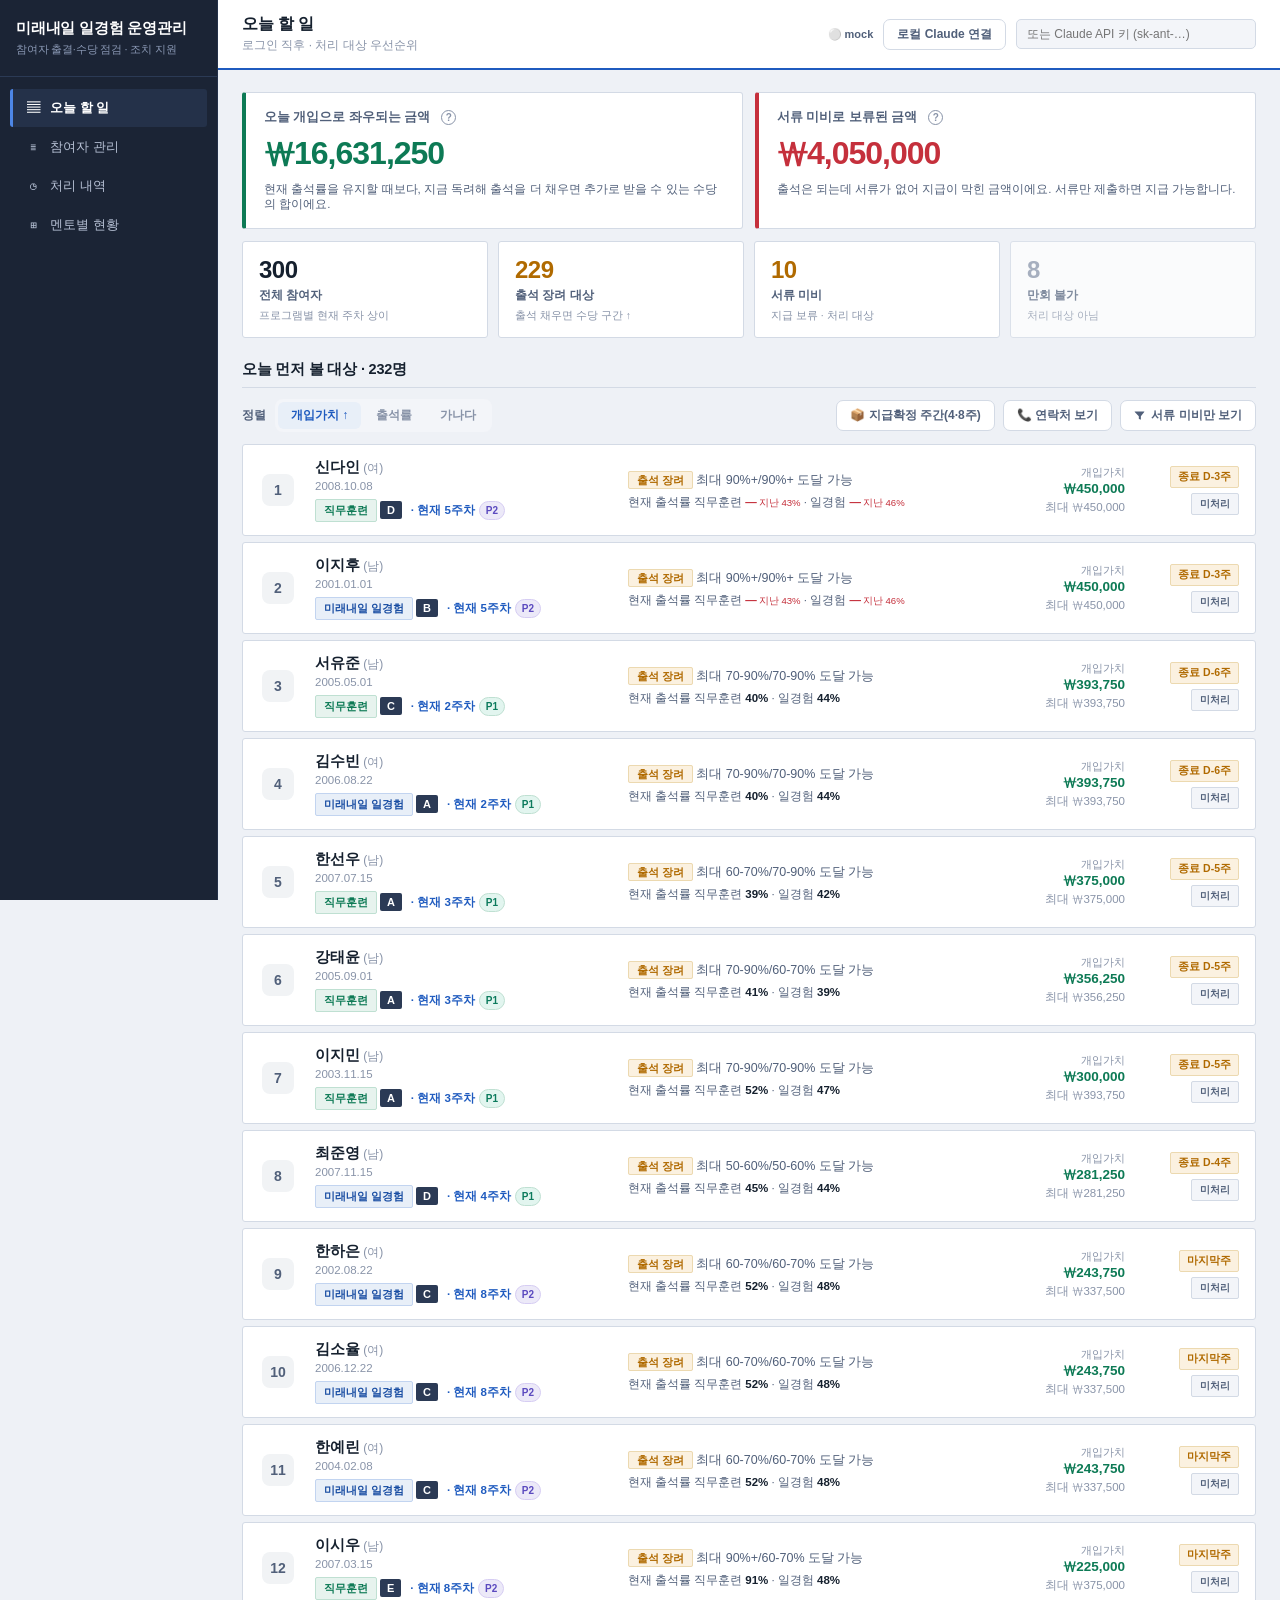
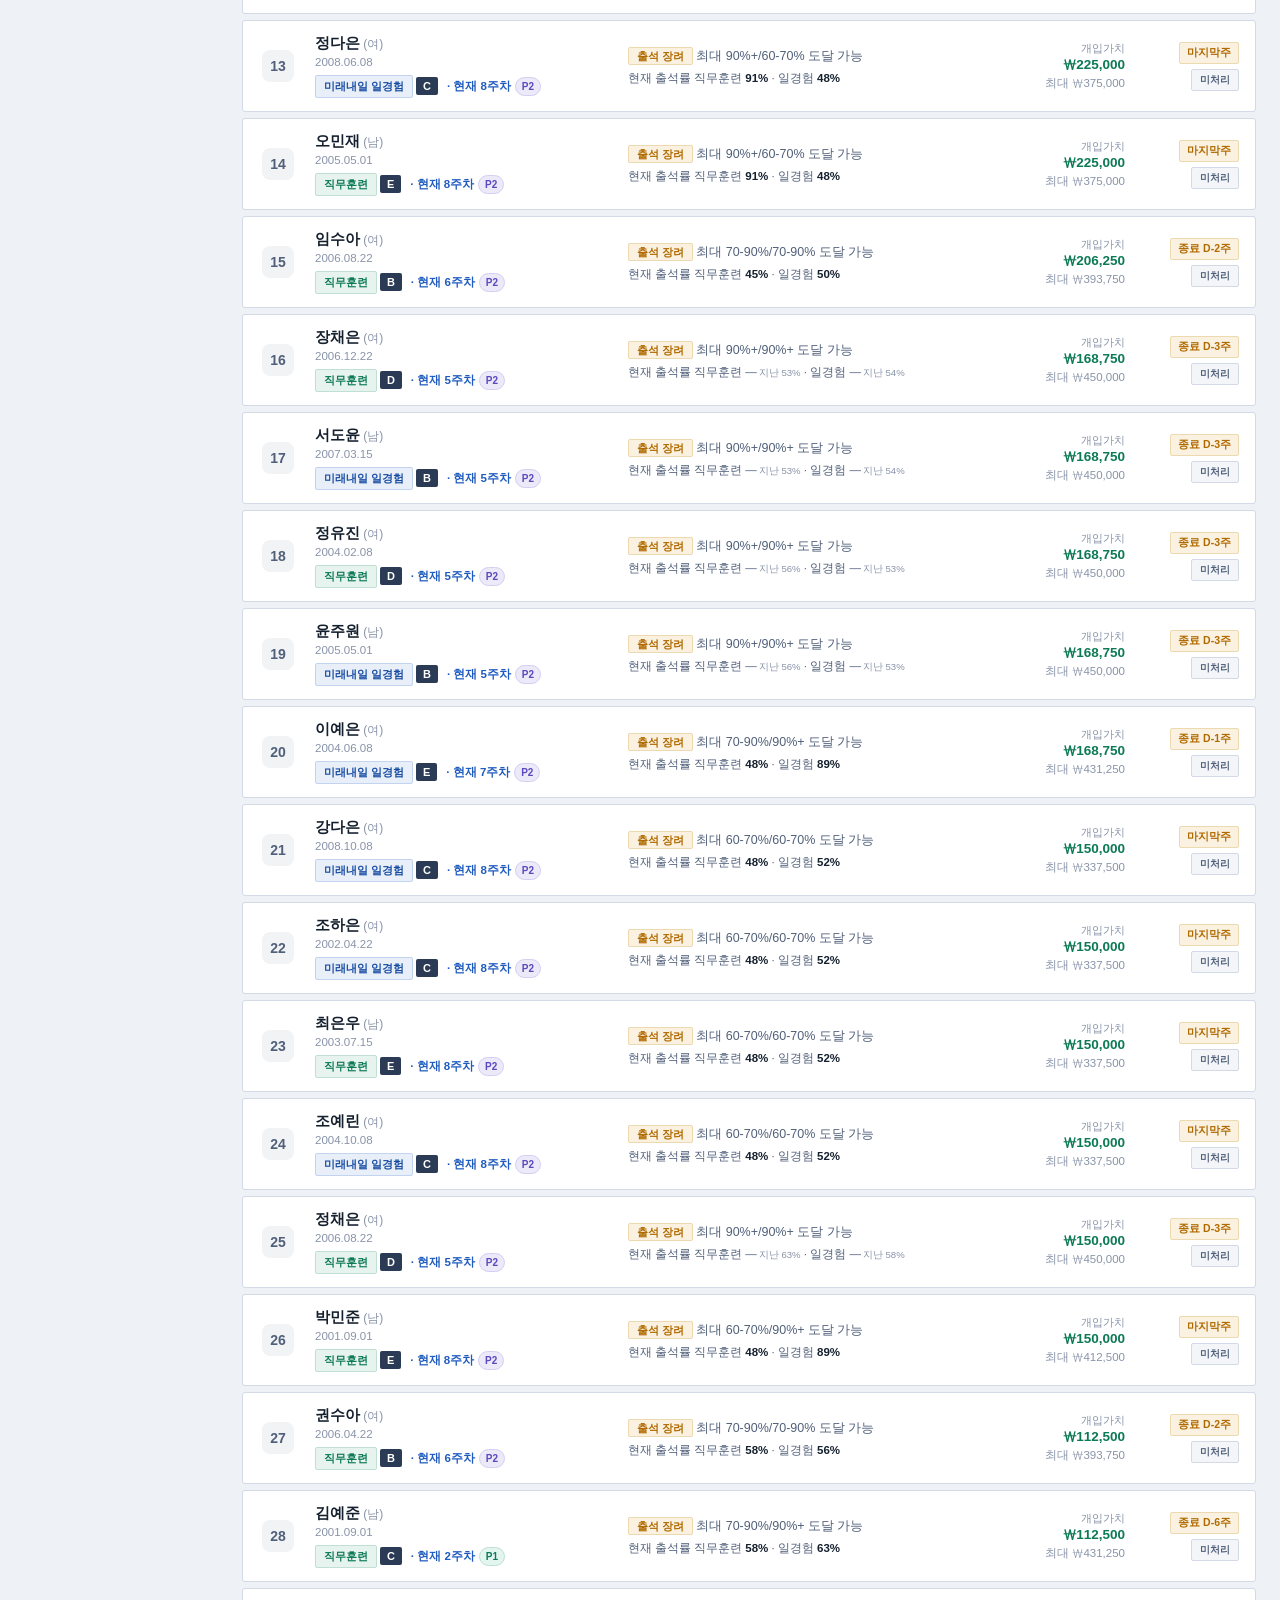
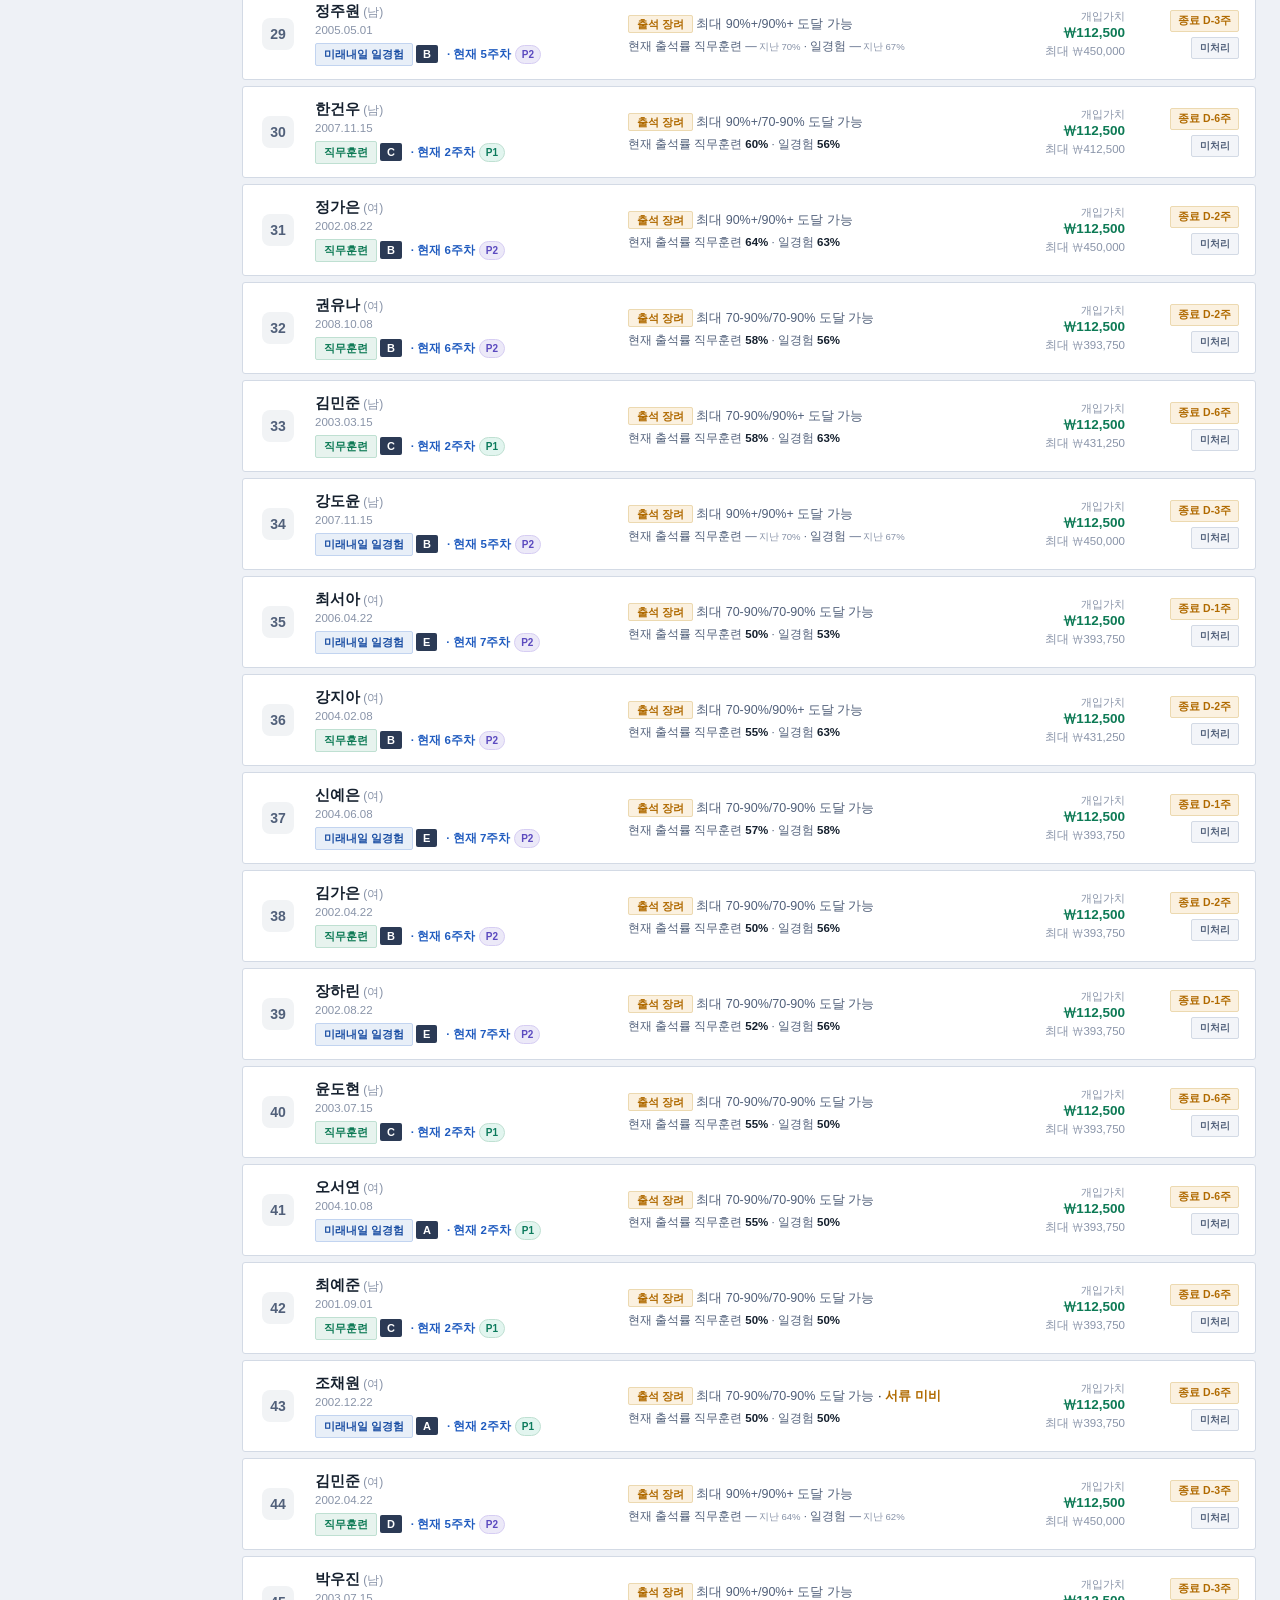
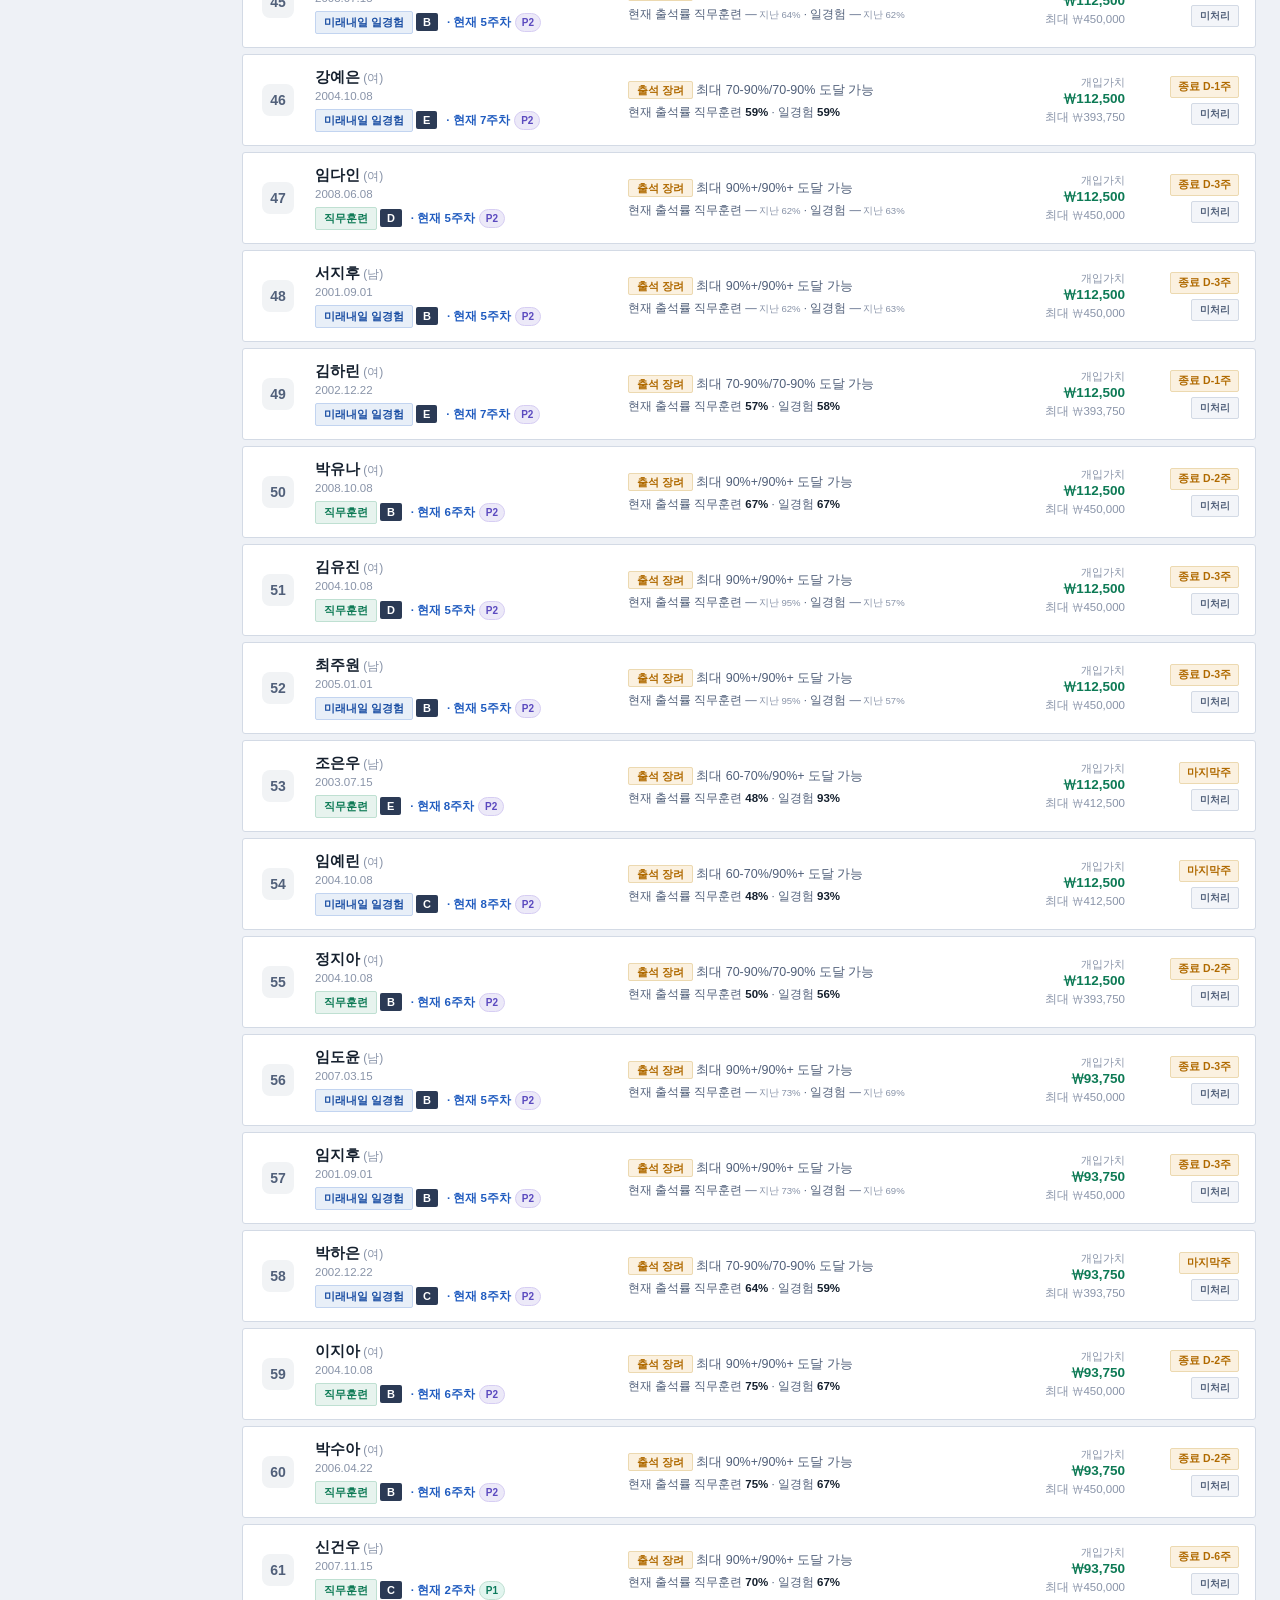
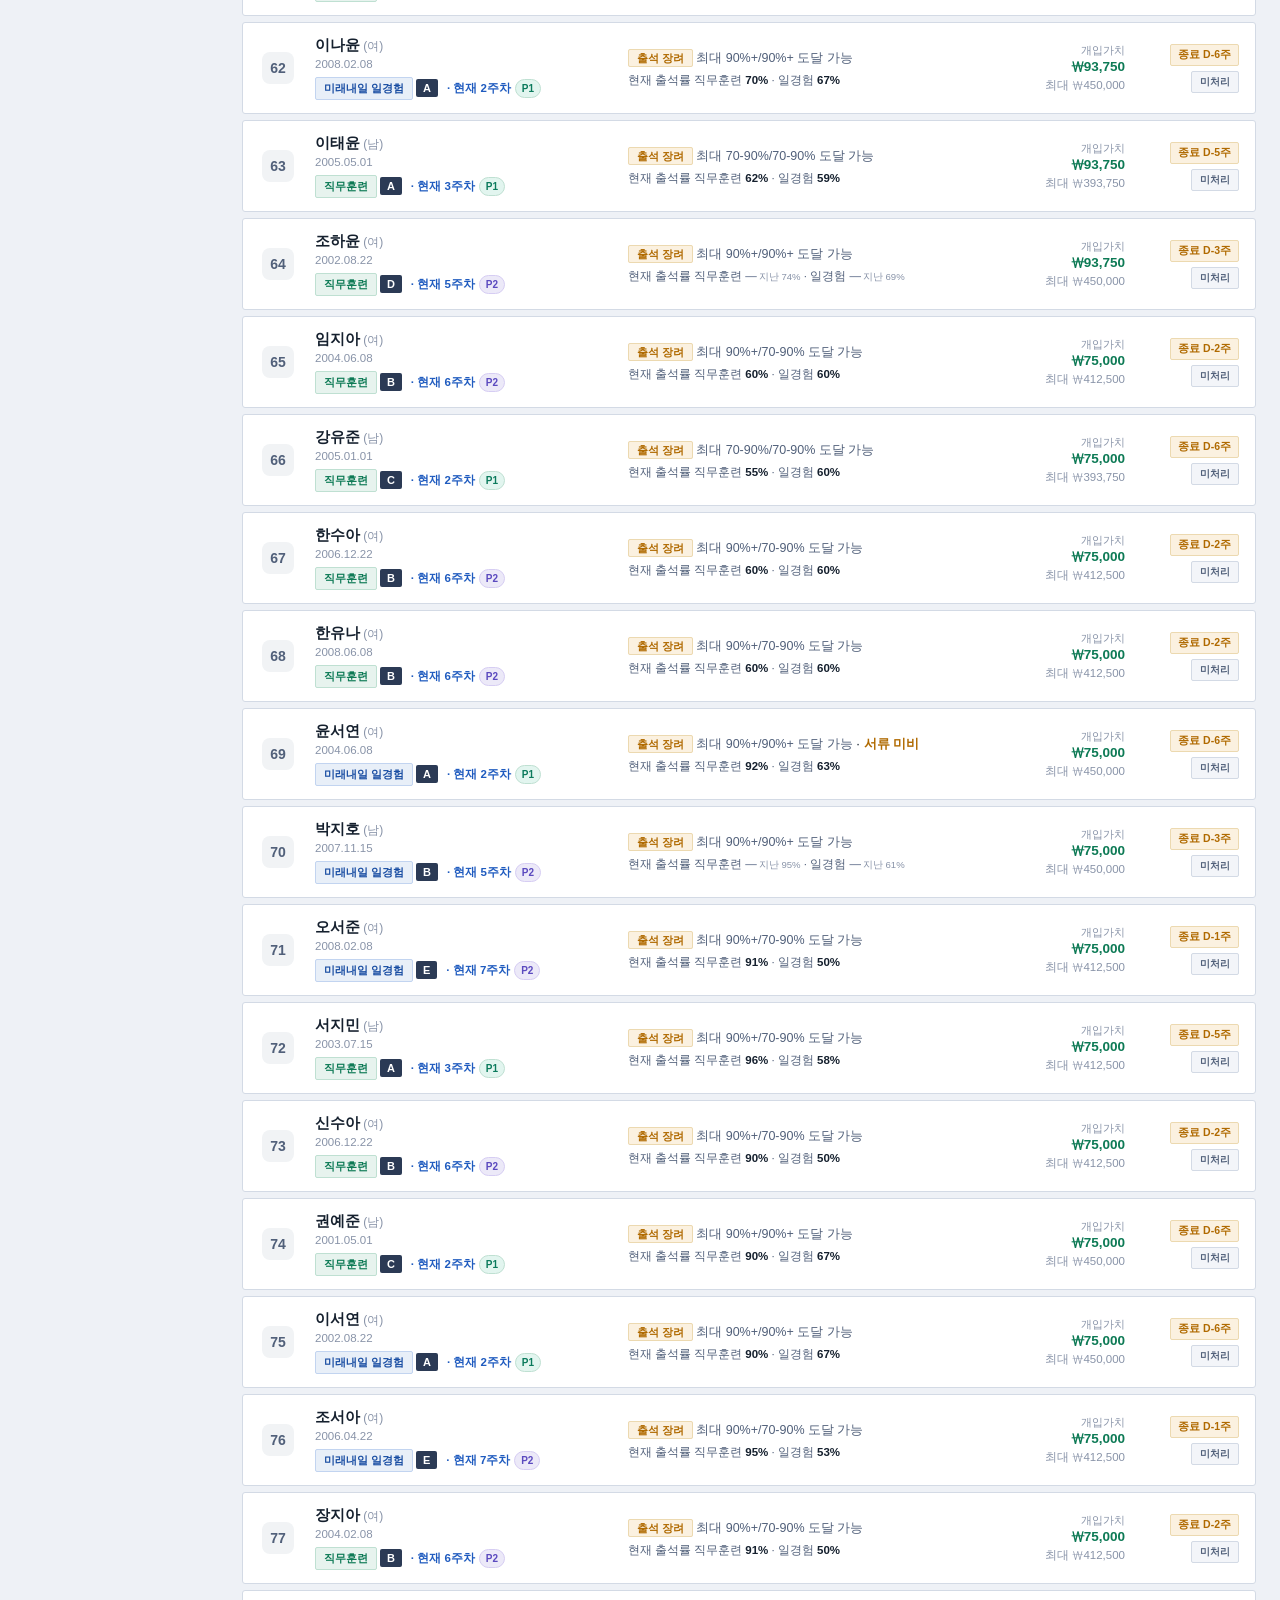
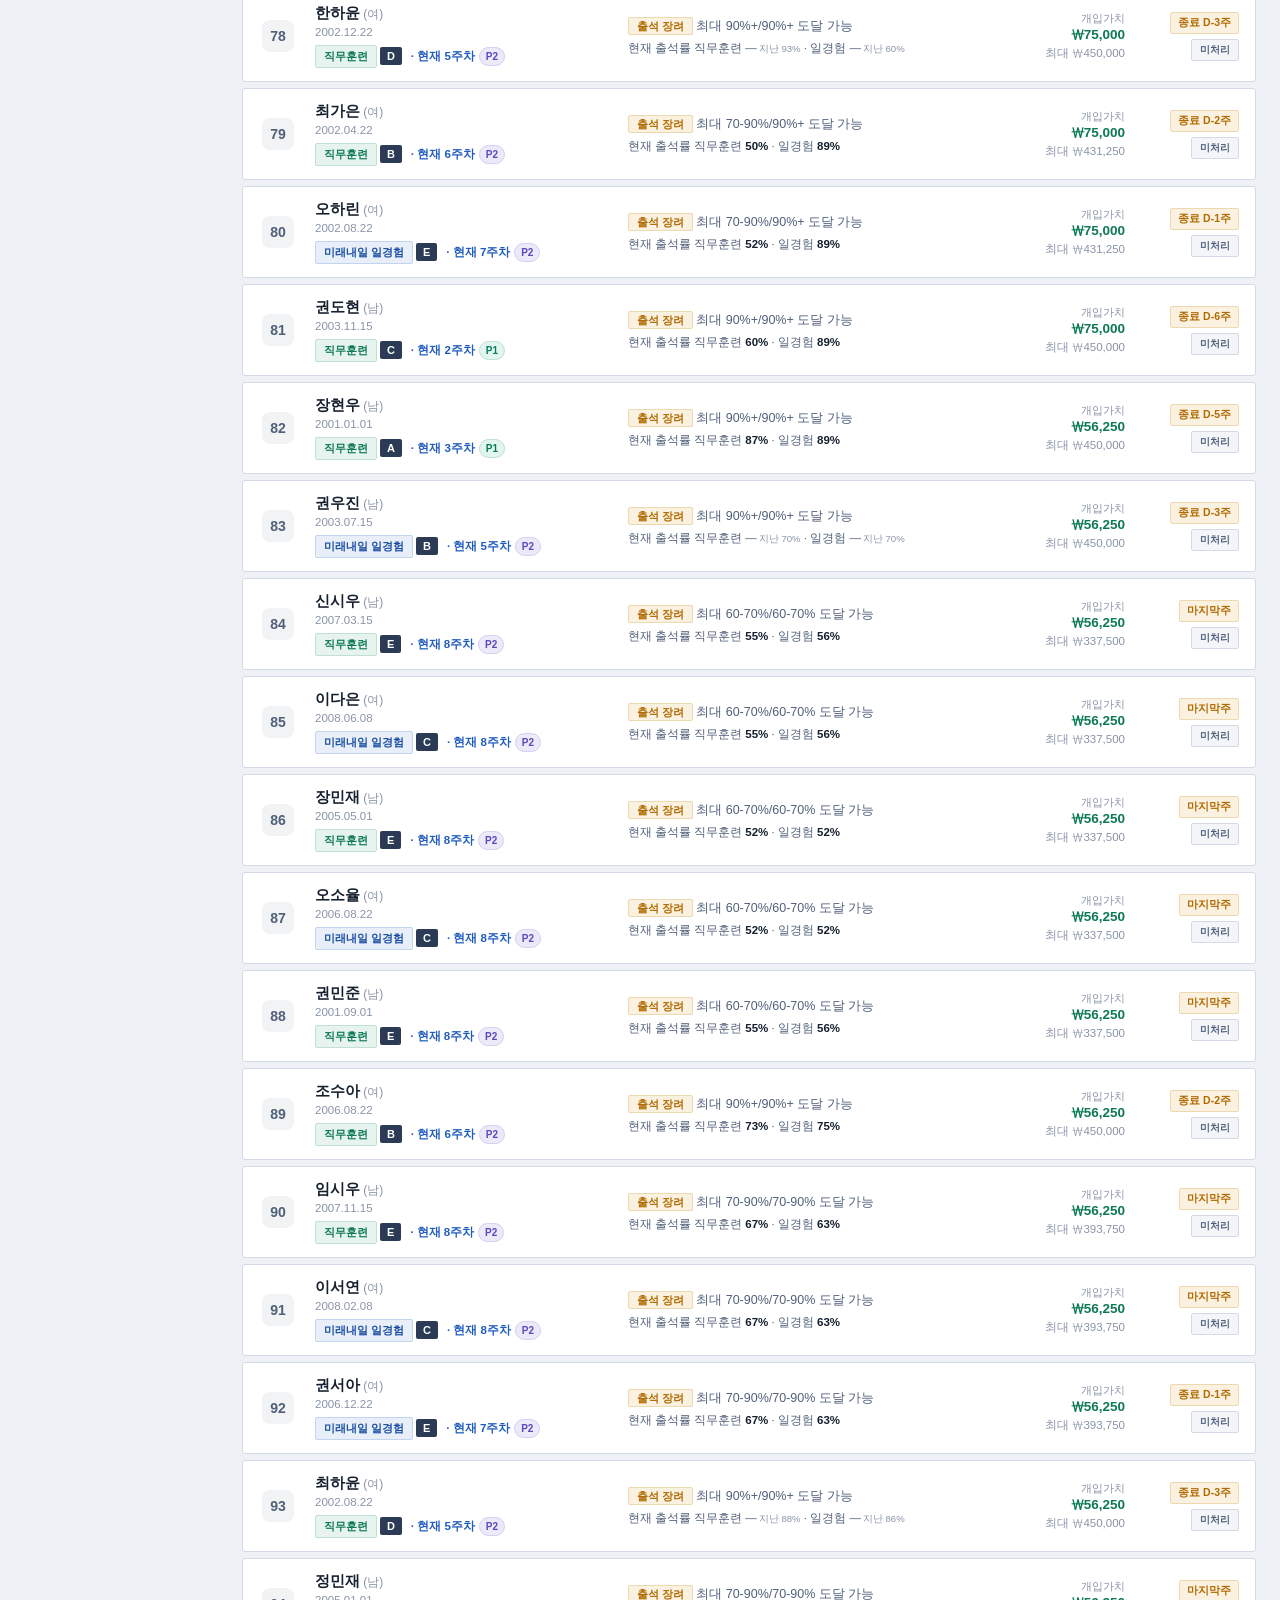
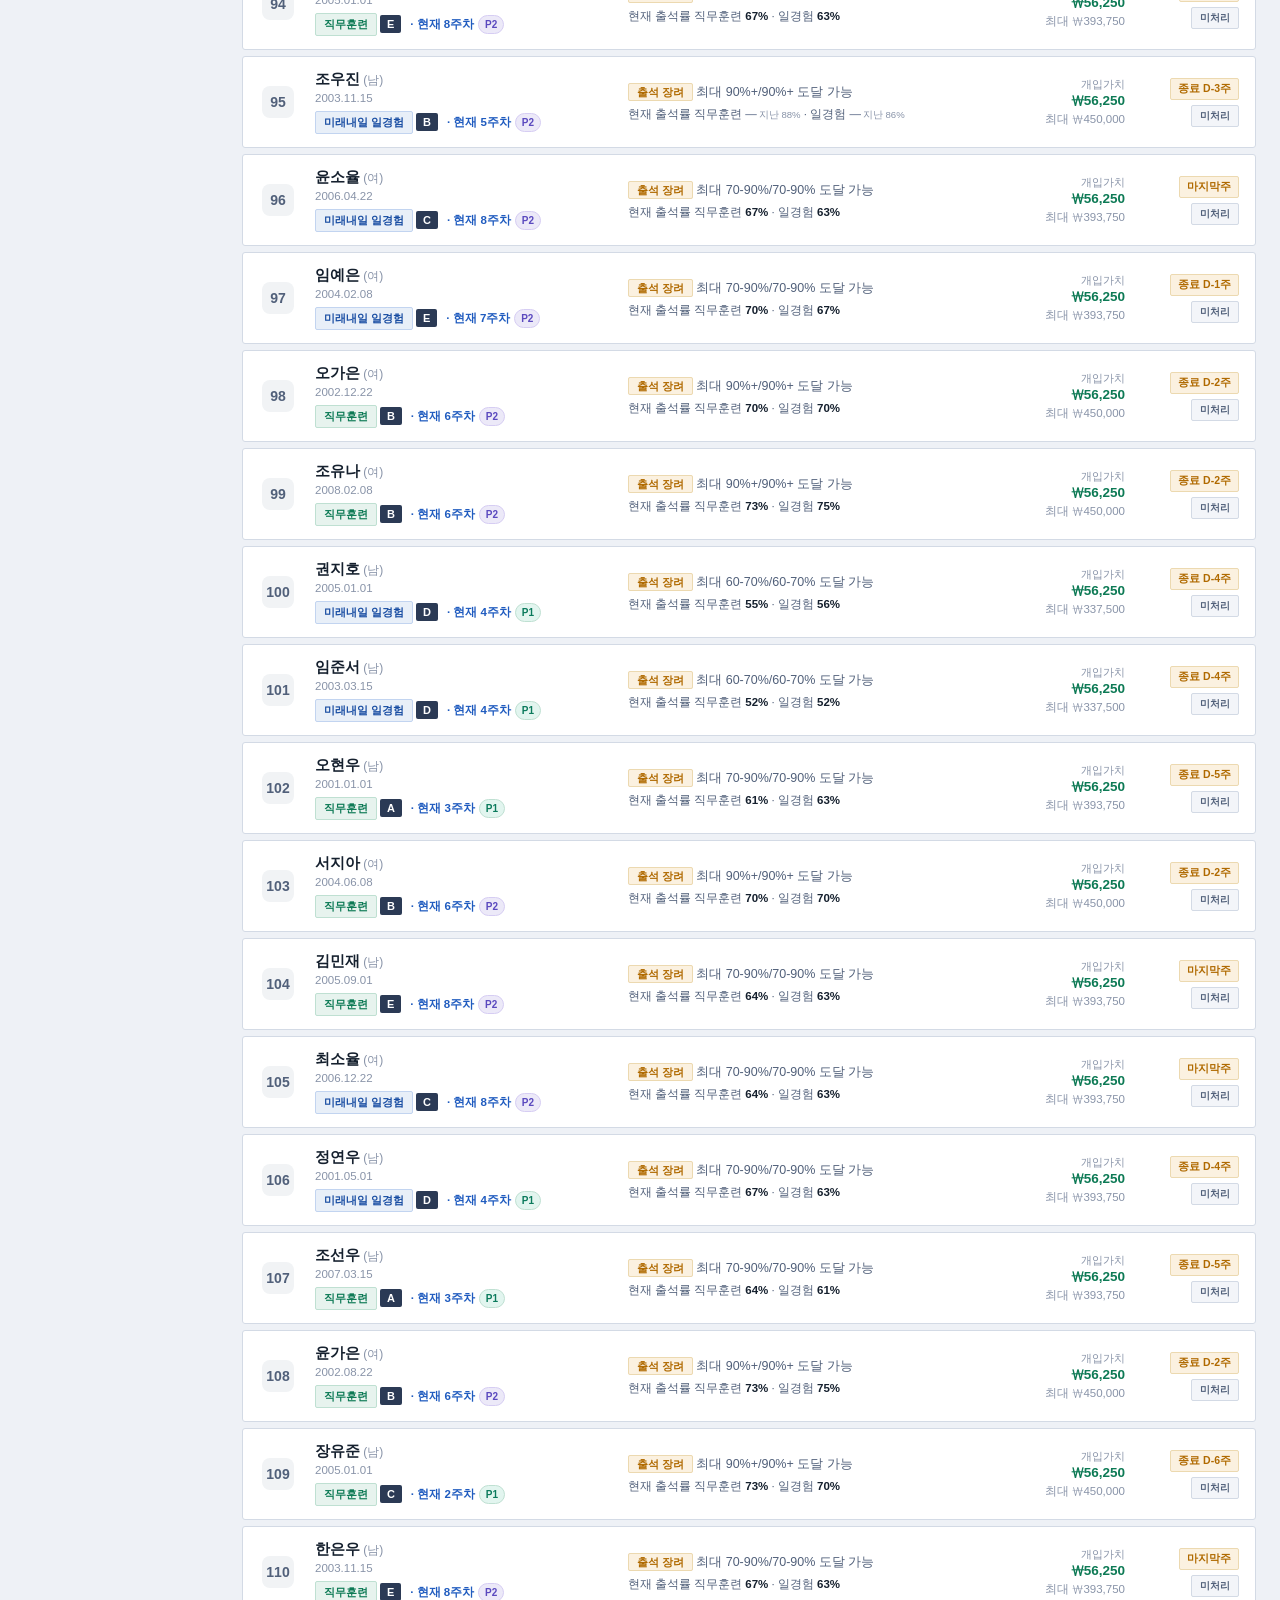
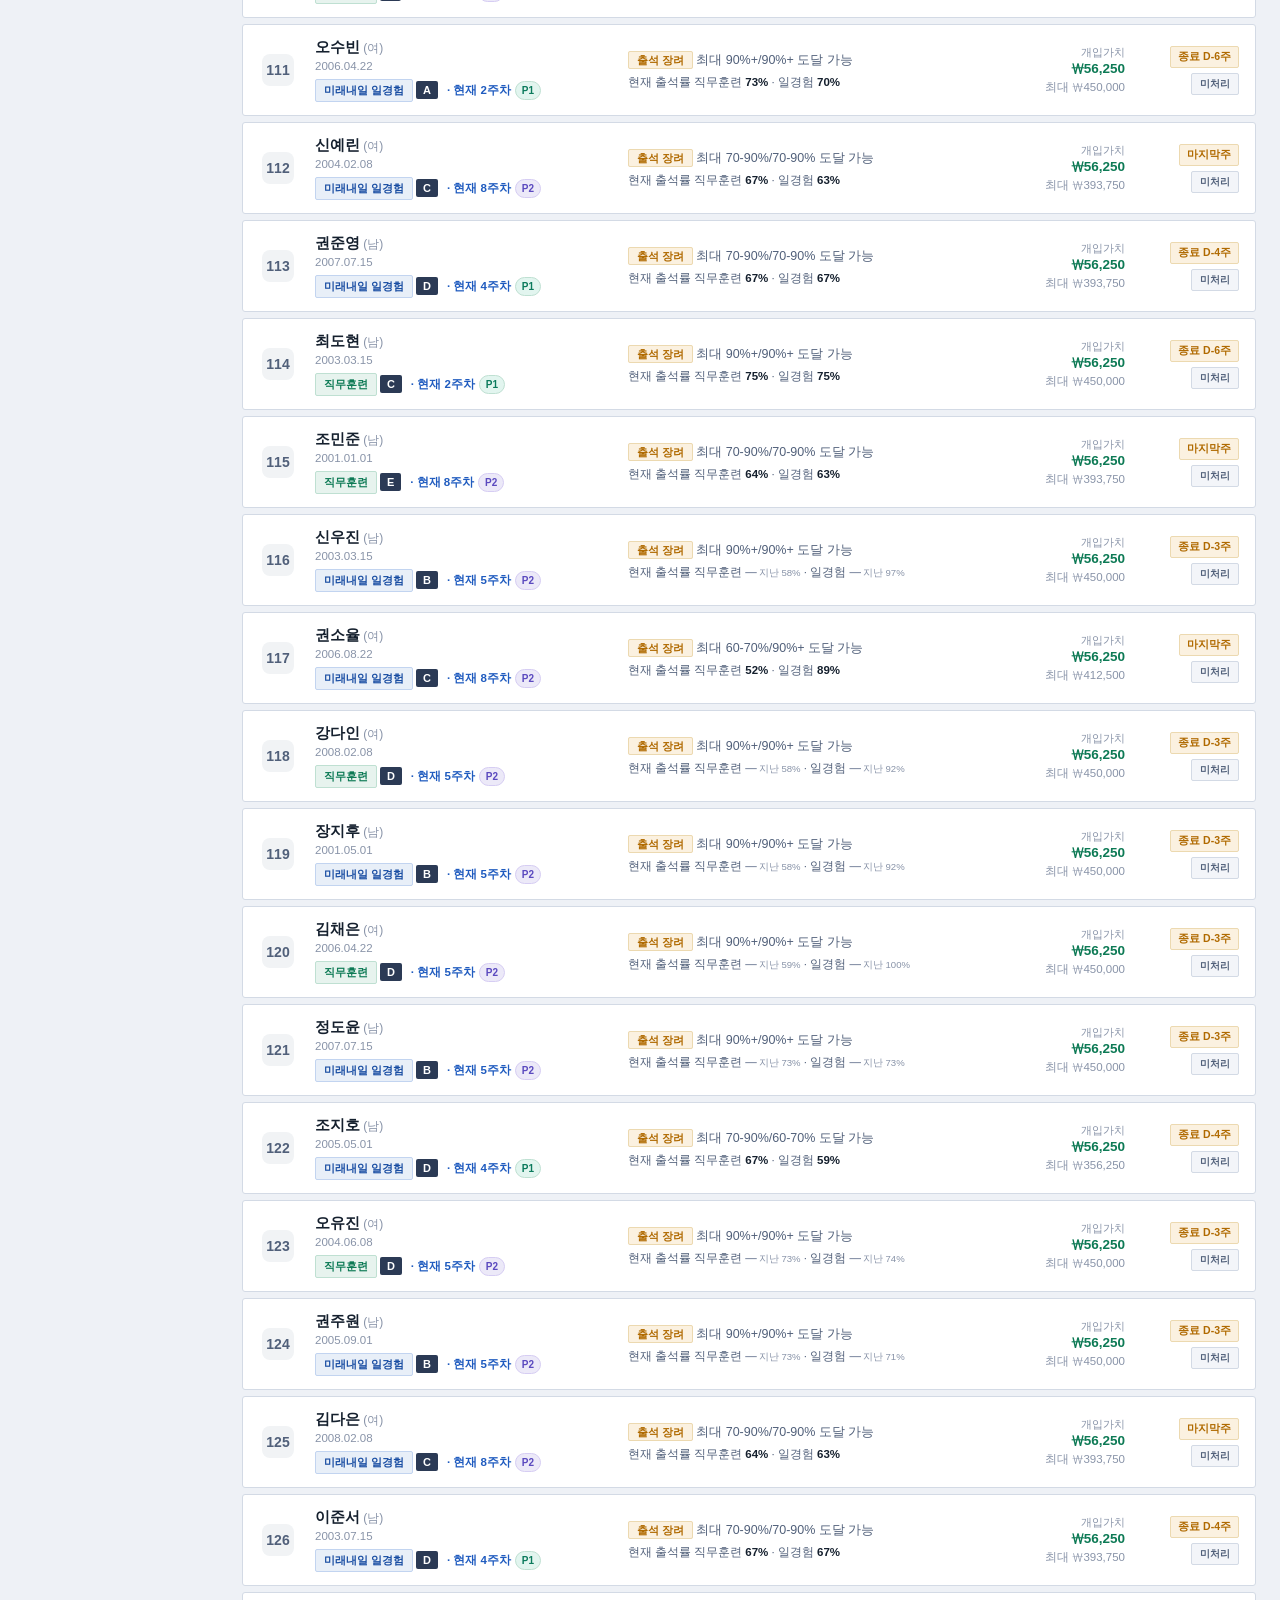
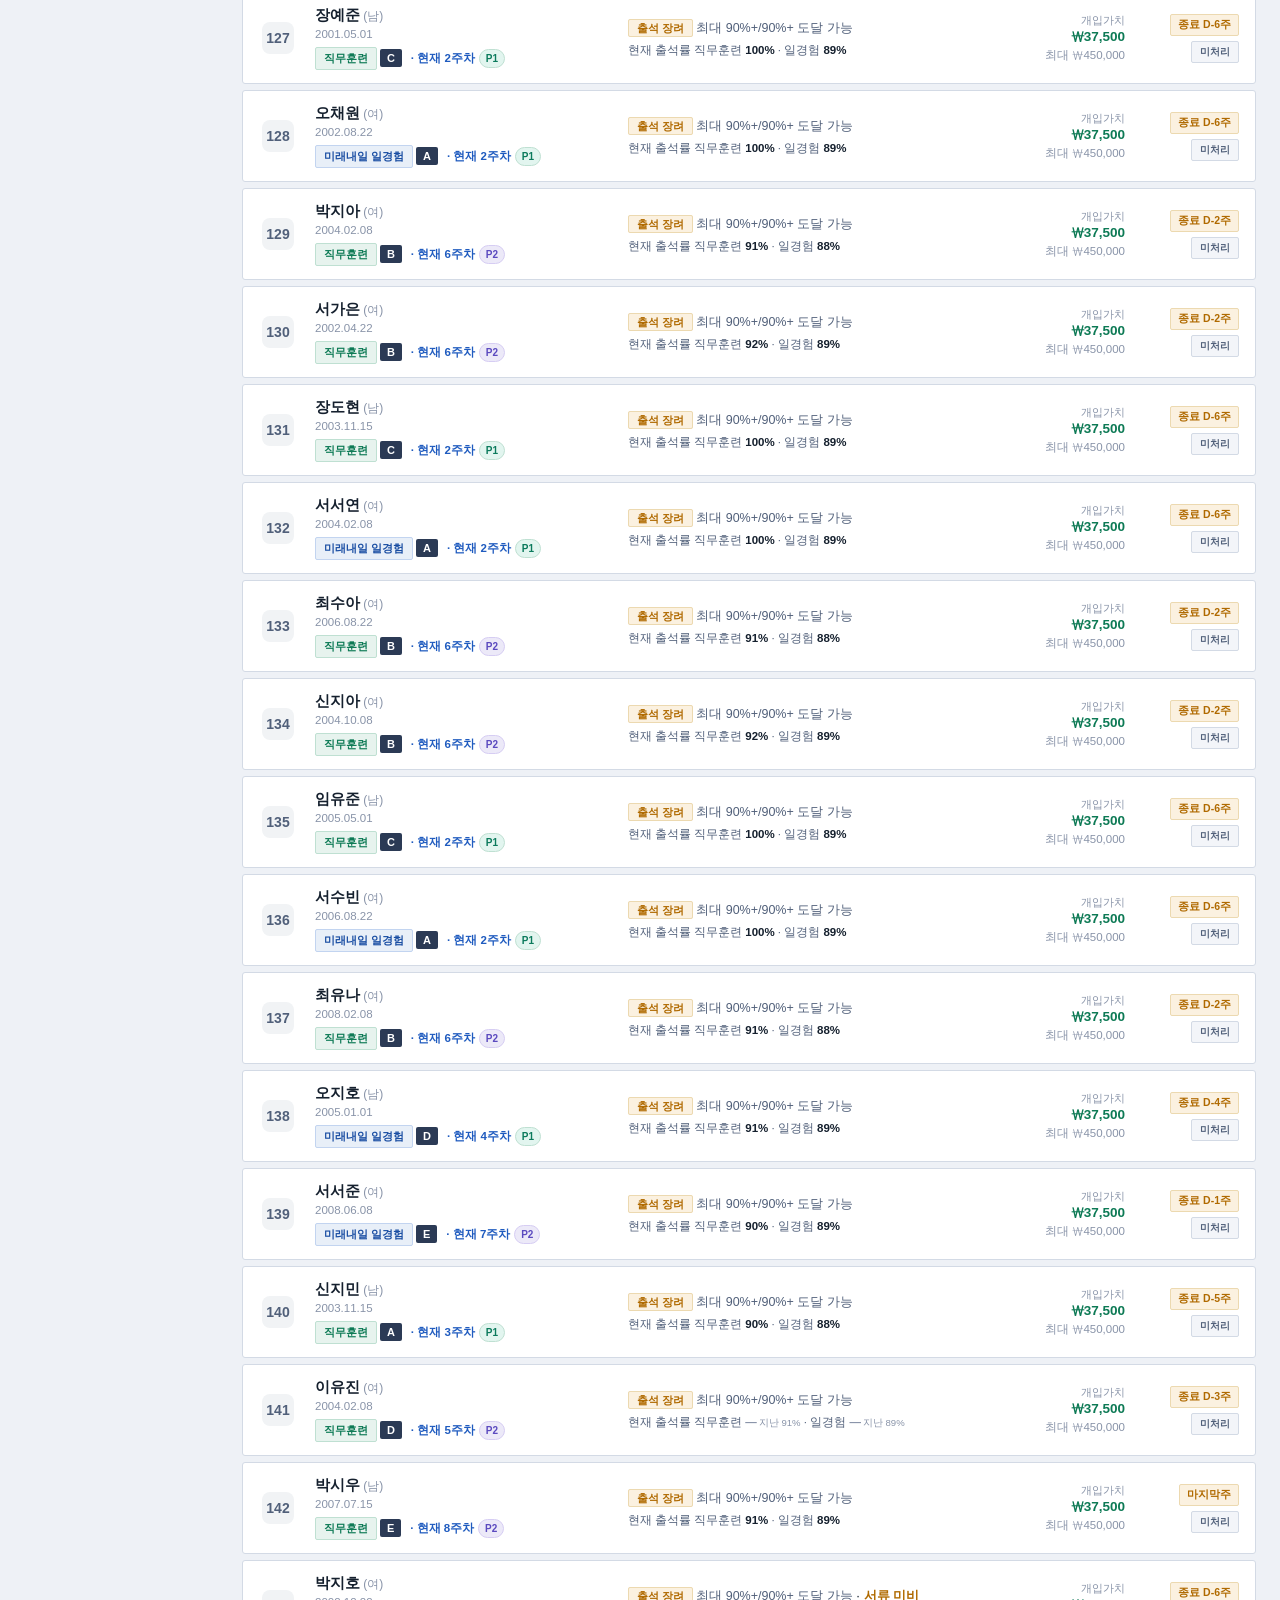
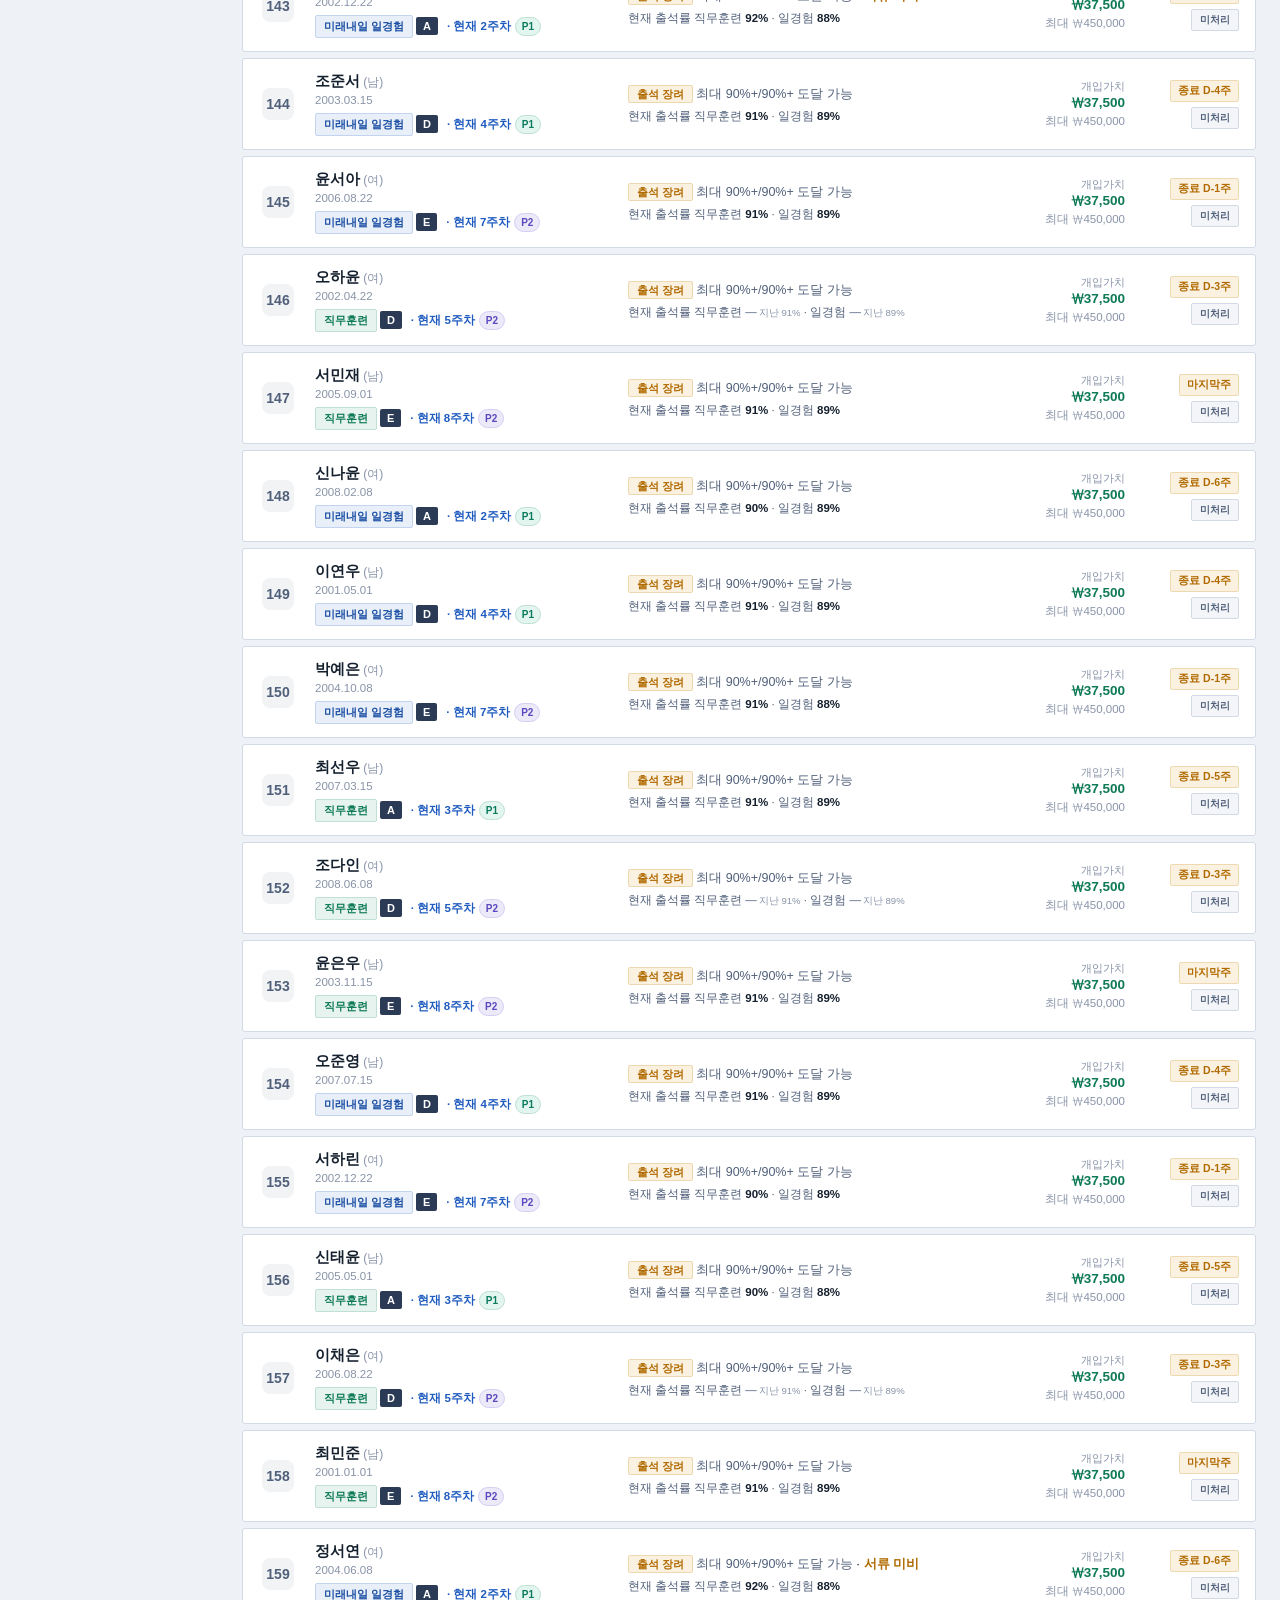
<file: index.html>
<!DOCTYPE html>
<html lang="ko">
<head>
<meta charset="UTF-8">
<meta name="viewport" content="width=device-width, initial-scale=1.0">
<title>미래내일 일경험 운영관리 · 데모</title>
<style>* { margin:0; padding:0; box-sizing:border-box; }
  :root{
    --bg:#eef1f6; --panel:#ffffff; --panel2:#f3f5f9; --line:#d3dae5; --line2:#e2e7ef;
    --txt:#15202e; --mut:#51607a; --mut2:#8893a8;
    --acc:#1f5bbf; --acc-bg:#e8eff8; --ai:#5b4abf; --ai-bg:#ece9f8;
    --red:#c5303c; --red-bg:#fbeaec; --amber:#b06a00; --amber-bg:#fbf1e0;
    --green:#0d7a55; --green-bg:#e7f3ee; --rule:#1565b3;
    --r:3px;
  }
  body{ background:var(--bg); color:var(--txt); font-family:'Pretendard',-apple-system,'Apple SD Gothic Neo','Malgun Gothic',sans-serif; font-size:14px; -webkit-font-smoothing:antialiased; }
  .app{ display:grid; grid-template-columns:218px 1fr; min-height:100vh; }
  /* sidebar */
  .side{ background:#1b2435; border-right:1px solid #243149; padding:0; position:sticky; top:0; height:100vh; }
  .brand{ font-weight:700; font-size:14.5px; letter-spacing:-.2px; line-height:1.4; color:#fff; padding:18px 16px; border-bottom:1px solid #2b3a55; }
  .brand small{ display:block; color:#8b99b5; font-weight:400; font-size:11px; margin-top:4px; }
  .nav{ padding:12px 10px; display:flex; flex-direction:column; gap:1px; }
  .nav a{ display:flex; align-items:center; gap:9px; padding:10px 12px; border-radius:var(--r); color:#b6c0d4; cursor:pointer; font-weight:500; font-size:13px; border-left:3px solid transparent; }
  .nav a:hover{ background:#222d42; color:#fff; }
  .nav a.on{ background:#243149; color:#fff; border-left-color:#4d86e6; font-weight:700; }
  .nav .ic{ width:16px; text-align:center; }
  .side-foot{ position:absolute; bottom:0; left:0; right:0; font-size:11px; color:#7d89a3; line-height:1.6; padding:14px 16px; border-top:1px solid #2b3a55; }
  .side-foot b{ color:#aab4c9; }
  /* topbar */
  .main{ display:flex; flex-direction:column; }
  .top{ display:flex; align-items:center; justify-content:space-between; padding:14px 24px; border-bottom:2px solid var(--acc); background:#fff; position:sticky; top:0; z-index:20; }
  .top h1{ font-size:16px; font-weight:700; letter-spacing:-.2px; }
  .top .sub{ color:var(--mut2); font-size:12px; margin-top:2px; }
  .top-r{ display:flex; align-items:center; gap:10px; }
  #apiKey{ width:240px; padding:7px 10px; border:1px solid var(--line); border-radius:5px; font-size:12px; background:var(--panel2); }
  #apiKey:focus{ outline:none; border-color:var(--acc); background:#fff; }
  .ai-mode{ font-size:11px; font-weight:800; color:var(--mut); white-space:nowrap; }
  .btn{ background:#fff; border:1px solid var(--line); color:var(--txt); padding:7px 13px; border-radius:var(--r); cursor:pointer; font-size:12.5px; font-weight:600; }
  .btn:hover{ border-color:var(--acc); background:var(--acc-bg); }
  .btn.ai{ background:var(--ai-bg); border-color:#cabfff; color:#473a9e; }
  .btn.pri{ background:var(--acc); border-color:var(--acc); color:#fff; }
  .btn.pri:hover{ background:#1a4ea3; }
  .btn.on{ background:var(--acc); border-color:var(--acc); color:#fff; }
  .btn.sm{ padding:5px 10px; font-size:11.5px; }
  .content{ padding:22px 24px 60px; max-width:1280px; }
  /* headline */
  .headline{ display:grid; grid-template-columns:1fr 1fr; gap:12px; margin-bottom:12px; }
  .money{ background:#fff; border:1px solid var(--line); border-left-width:4px; border-radius:var(--r); padding:16px 18px; }
  .money.risk{ border-left-color:var(--red); }
  .money.save{ border-left-color:var(--green); }
  .money .lab{ font-size:12.5px; color:var(--mut); font-weight:600; display:flex; align-items:center; gap:6px; }
  .money .val{ font-size:32px; font-weight:800; letter-spacing:-1px; margin-top:6px; font-variant-numeric:tabular-nums; }
  .money.risk .val{ color:var(--red); } .money.save .val{ color:var(--green); }
  .money .desc{ font-size:11.5px; color:var(--mut); margin-top:6px; }
  .money .formula{ display:none; font-size:11px; color:var(--mut); margin-top:10px; padding:10px 12px; background:var(--panel2); border:1px solid var(--line2); border-radius:var(--r); line-height:1.5; }
  .money .formula.show{ display:block; }
  .qmark{ display:inline-flex; align-items:center; justify-content:center; width:15px; height:15px; border-radius:50%; border:1px solid var(--mut2); color:var(--mut2); font-size:10px; font-weight:800; cursor:pointer; background:#fff; margin-left:5px; vertical-align:middle; padding:0; }
  .qmark:hover{ border-color:var(--acc); color:var(--acc); }
  /* summary cards */
  .cards{ display:grid; grid-template-columns:repeat(4,1fr); gap:10px; margin-bottom:22px; }
  .card{ background:#fff; border:1px solid var(--line); border-radius:var(--r); padding:14px 16px; }
  .card .n{ font-size:24px; font-weight:800; letter-spacing:-.5px; font-variant-numeric:tabular-nums; }
  .card .t{ font-size:12px; color:var(--mut); margin-top:3px; font-weight:600; }
  .card .x{ font-size:10.5px; color:var(--mut2); margin-top:5px; }
  .sec-h{ display:flex; align-items:center; justify-content:space-between; margin:6px 0 11px; padding-bottom:8px; border-bottom:1px solid var(--line); }
  .sec-h h2{ font-size:14.5px; font-weight:700; letter-spacing:-.2px; }
  .sec-h .hint{ font-size:11.5px; color:var(--mut2); }
  /* queue */
  .queue{ display:flex; flex-direction:column; gap:6px; }
  .qcard{ background:#fff; border:1px solid var(--line); border-radius:var(--r); padding:13px 16px; display:grid; grid-template-columns:38px 1.7fr 1.9fr 150px 96px; gap:18px; align-items:center; cursor:pointer; transition:background .1s; }
  .qcard.top{ border-left:4px solid var(--acc); background:rgba(31,91,191,.05); }
  .qcard.top:hover{ background:rgba(31,91,191,.09); border-color:var(--acc); }
  .qcard:hover{ background:var(--acc-bg); border-color:var(--acc); }
  .qrank{ display:flex; align-items:center; justify-content:center; }
  .qrank span{ display:flex; align-items:center; justify-content:center; width:32px; height:32px; flex-shrink:0; background:#F1F3F5; border-radius:8px; color:var(--mut); font-size:14px; font-weight:800; font-variant-numeric:tabular-nums; }
  .qid .idname{ font-size:14.5px; }
  .qbirth{ font-size:11.5px; color:var(--mut2); margin-top:3px; font-variant-numeric:tabular-nums; }
  .qprog{ margin-top:7px; }
  .qreason{ font-size:13px; color:var(--txt); line-height:1.5; font-weight:500; }
  .qreason .hl{ color:var(--red); font-weight:700; }
  .queue.qc-on .qcard{ grid-template-columns:38px 1.5fr 1.6fr 138px 150px 96px; }
  .qcc{ display:flex; align-items:center; }
  .qcontact{ display:flex; gap:10px; align-items:center; flex-wrap:wrap; }
  .qcc .qcontact{ flex-direction:column; gap:4px; align-items:flex-start; }
  .qfilt-grp{ display:flex; align-items:center; gap:8px; }
  .phone{ font-size:11.5px; font-weight:600; color:var(--mut); background:var(--panel2); border:1px solid var(--line); padding:4px 10px; border-radius:2px; font-variant-numeric:tabular-nums; }
  .phone.sub{ color:var(--mut2); font-weight:500; }
  .phone.off{ color:var(--mut2); background:transparent; border-style:dashed; font-weight:500; }
  .qpay{ text-align:right; font-variant-numeric:tabular-nums; }
  .qpay .p{ font-weight:700; font-size:13.5px; }
  .qpay .d{ font-size:11.5px; font-weight:700; margin-top:2px; }
  .neg{ color:var(--red); } .pos{ color:var(--green); }
  .qmeta{ display:flex; flex-direction:column; gap:5px; align-items:flex-end; }
  .badge{ font-size:10.5px; font-weight:700; padding:3px 7px; border-radius:2px; }
  .dday{ background:var(--amber-bg); color:var(--amber); border:1px solid #ecd9b0; } .dday.urgent{ background:var(--red-bg); color:var(--red); border-color:#eec4c8; }
  .dday.past{ background:var(--panel2); color:var(--mut2); border:1px solid var(--line); }
  .stat{ font-size:10px; font-weight:700; padding:3px 8px; border-radius:2px; border:1px solid transparent; }
  .s-untouched{ background:var(--panel2); color:var(--mut); border-color:var(--line); }
  .s-progress{ background:var(--acc-bg); color:#1a4ea3; border-color:#c2d4f0; }
  .s-hold{ background:var(--amber-bg); color:var(--amber); border-color:#ecd9b0; }
  .s-done{ background:var(--green-bg); color:var(--green); border-color:#bfe0d2; }
  .risk-pill{ display:inline-block; font-size:10.5px; font-weight:800; padding:2px 7px; border-radius:2px; font-variant-numeric:tabular-nums; }
  .rg-h{ background:var(--red-bg); color:var(--red); } .rg-m{ background:var(--amber-bg); color:var(--amber); } .rg-l{ background:var(--panel2); color:var(--mut); }
  /* list */
  .filters{ display:flex; gap:8px; flex-wrap:wrap; align-items:center; margin-bottom:14px; }
  .filters input,.filters select{ background:#fff; border:1px solid var(--line); color:var(--txt); padding:8px 11px; border-radius:var(--r); font-size:12.5px; }
  .filters input{ width:180px; }
  .filters input:focus,.filters select:focus{ outline:none; border-color:var(--acc); }
  .listcount{ font-size:12px; color:var(--mut2); margin-bottom:9px; font-weight:600; }
  /* 참여자 리스트 = div 기반 CSS Grid (헤더·행이 동일 grid-template-columns 공유 → 어긋남 없음) */
  .lgrid{ background:#fff; border:1px solid var(--line); border-radius:var(--r); overflow:hidden; }
  .lrow{ display:grid; grid-template-columns:40px 1.6fr 1.4fr 1.15fr 0.8fr 0.8fr 1.15fr 1fr 0.95fr 0.6fr 0.72fr; align-items:center; border-bottom:1px solid var(--line2); }
  .lrow > div{ padding:9px 10px; font-size:12.5px; overflow:hidden; min-width:0; }
  .lrow.lhead{ background:#e9edf3; border-bottom:2px solid var(--line); }
  .lrow.lhead > div{ font-weight:700; color:var(--mut); font-size:11.5px; line-height:1.3; }
  .lrow:not(.lhead){ cursor:pointer; }
  .lrow:not(.lhead):hover{ background:var(--acc-bg); }
  .lgrid #lbody .lrow:last-child{ border-bottom:none; }
  .lrow .ctr{ text-align:center; }
  .lrow .idname{ white-space:nowrap; }
  .qrate{ font-size:11.5px; color:var(--mut); margin-top:5px; font-variant-numeric:tabular-nums; }
  .qrate b{ color:var(--txt); }
  /* 큐 컨트롤 바: 정렬(세그먼트 토글) 왼쪽 / 필터(독립 버튼) 오른쪽 */
  .qbar{ display:flex; align-items:center; justify-content:space-between; margin:4px 0 12px; }
  .qsort-grp{ display:flex; align-items:center; gap:9px; }
  .qsort-lbl{ font-size:12px; font-weight:700; color:var(--mut); }
  .seg-grp{ display:inline-flex; background:var(--panel2); border-radius:8px; padding:3px; gap:2px; }
  .seg{ border:none; background:transparent; color:var(--mut2); font-size:12px; font-weight:600; padding:5px 13px; border-radius:6px; cursor:pointer; font-variant-numeric:tabular-nums; }
  .seg:hover{ color:var(--acc); }
  .seg.on{ background:var(--acc-bg); color:var(--acc); font-weight:800; }
  .filt-btn{ display:inline-flex; align-items:center; gap:6px; font-size:12px; font-weight:600; padding:6px 13px; border-radius:7px; border:1px solid var(--line); background:#fff; color:var(--mut); cursor:pointer; }
  .filt-btn:hover{ border-color:var(--amber); }
  .filt-btn.on{ background:var(--amber-bg); border-color:#ecd9b0; color:var(--amber); font-weight:700; }
  .filt-btn svg{ flex-shrink:0; }
  .rtxt{ font-size:12.5px; color:var(--mut); }
  /* 주차별 출석 시간 표 */
  .wtbl{ width:100%; border:1px solid var(--line); border-collapse:collapse; }
  .wtbl th,.wtbl td{ padding:6px 10px; font-size:12px; border-bottom:1px solid var(--line2); text-align:right; font-variant-numeric:tabular-nums; }
  .wtbl th{ background:var(--panel2); color:var(--mut); font-weight:700; font-size:11px; }
  .wtbl th:first-child,.wtbl td:first-child{ text-align:left; color:var(--mut); font-weight:700; }
  .wtbl tr:last-child td{ border-bottom:none; }
  .wtbl .wtp{ color:var(--mut2); font-size:10.5px; margin-left:3px; }
  .wedit{ border-color:var(--ai); }
  .wein{ width:52px; padding:3px 6px; border:1px solid var(--ai); border-radius:3px; text-align:right; font-weight:800; color:var(--ai); font-variant-numeric:tabular-nums; }
  .wein:focus{ outline:none; box-shadow:0 0 0 2px rgba(124,77,255,.15); }
  /* 상세 패널 하단 고정 액션 바 */
  .pfoot{ position:sticky; bottom:0; background:#fff; border-top:1px solid var(--line); padding:11px 22px; display:flex; gap:8px; z-index:8; box-shadow:0 -3px 10px rgba(20,30,60,.07); }
  .pfoot .btn{ flex:1; text-align:center; padding:11px 8px; }
  /* 출석시간 수정 모드: 해당 블록만 활성, 나머지 비활성 */
  .panel.editing .block:not(.wk-block){ opacity:.4; pointer-events:none; }
  .panel.editing .wk-block{ box-shadow:0 0 0 2px var(--ai); border-color:var(--ai); }
  /* 연락 캘린더 + 기록 */
  .ccal{ display:grid; grid-template-columns:220px 1fr; gap:14px; }
  .cal{ border:1px solid var(--line); border-radius:var(--r); padding:10px; }
  .cal-top{ font-size:12px; font-weight:800; color:var(--txt); text-align:center; margin-bottom:8px; }
  .cal-grid{ display:grid; grid-template-columns:repeat(7,1fr); gap:2px; }
  .cal-w{ font-size:10px; font-weight:700; color:var(--mut2); text-align:center; padding:2px 0; }
  .cal-d{ font-size:11px; text-align:center; padding:4px 0; border-radius:4px; color:var(--mut); position:relative; font-variant-numeric:tabular-nums; }
  .cal-d.emp{ visibility:hidden; }
  .cal-d.has{ background:var(--green-bg); color:var(--green); font-weight:800; }
  .cal-d.today{ outline:2px solid var(--acc); color:var(--acc); font-weight:800; }
  .cal-d.clk{ cursor:pointer; }
  .cal-d.clk:hover{ background:var(--ai-bg); color:var(--ai); font-weight:800; }
  .cal-d.sel{ background:var(--acc); color:#fff; font-weight:800; }
  .cal-d.sel.has{ background:var(--acc); color:#fff; }
  .clog{ }
  .clog-h{ font-size:11.5px; font-weight:700; color:var(--mut); margin-bottom:8px; }
  .clog-i{ font-size:12.5px; padding:6px 0; border-bottom:1px dashed var(--line2); display:flex; gap:8px; }
  .clog-i b{ color:var(--green); flex-shrink:0; font-variant-numeric:tabular-nums; }
  .clog-i{ border-radius:4px; padding-left:4px; padding-right:4px; align-items:center; }
  .clog-i:hover{ background:var(--panel2); }
  .cmemo{ flex:1; }
  .cacts{ display:flex; gap:2px; margin-left:auto; flex-shrink:0; }
  .cbtn{ border:none; background:transparent; cursor:pointer; font-size:12.5px; color:var(--mut2); width:24px; height:24px; border-radius:4px; line-height:1; padding:0; }
  .cbtn:hover{ background:#fff; color:var(--acc); box-shadow:0 0 0 1px var(--line); }
  .cbtn.del:hover{ color:var(--red); }
  .cbtn.save{ color:var(--green); font-weight:800; }
  .cedit-in{ flex:1; border:1px solid var(--acc); border-radius:3px; padding:4px 7px; font-size:12.5px; }
  .cedit-in:focus{ outline:none; }
  .cadd{ display:flex; gap:6px; margin-top:10px; align-items:center; }
  .cadd-d{ font-size:11.5px; font-weight:800; color:var(--acc); white-space:nowrap; padding:0 4px; }
  .cadd select{ border:1px solid var(--line); border-radius:var(--r); padding:7px 9px; font-size:12px; background:#fff; color:var(--txt); }
  .cadd input{ flex:1; border:1px solid var(--line); border-radius:var(--r); padding:7px 10px; font-size:12.5px; }
  .cadd input:focus,.cadd select:focus{ outline:none; border-color:var(--acc); }
  .cadd .btn{ white-space:nowrap; }
  .ai-prompt{ background:#fff; border:1px solid #cabfff; border-radius:var(--r); padding:9px 11px; font-size:12.5px; line-height:1.5; color:var(--txt); width:100%; resize:vertical; min-height:48px; font-family:inherit; }
  .ai-prompt:focus{ outline:none; border-color:var(--ai); }
  .wf-max{ display:flex; align-items:center; gap:6px; font-size:12px; font-weight:600; color:var(--acc); margin:10px 0 4px; cursor:pointer; }
  .wf-max input{ accent-color:var(--acc); cursor:pointer; }
  .wf-weeks{ display:flex; gap:10px; flex-wrap:wrap; margin-top:8px; }
  .wk-in{ display:flex; align-items:center; gap:4px; font-size:11.5px; color:var(--mut); }
  .wk-in label{ font-weight:700; min-width:24px; }
  .wk-in input{ width:46px; padding:4px 6px; border:1px solid var(--line); border-radius:4px; font-size:12.5px; font-weight:700; text-align:right; color:var(--acc); font-variant-numeric:tabular-nums; }
  .wk-in input:focus{ outline:none; border-color:var(--acc); }
  .wk-tot{ color:var(--mut2); }
  .toggle{ display:flex; align-items:center; gap:7px; font-size:12.5px; color:var(--mut); cursor:pointer; user-select:none; }
  .sw{ width:34px; height:19px; background:var(--line); border-radius:20px; position:relative; transition:.15s; flex-shrink:0; }
  .sw.on{ background:var(--acc); }
  .sw::after{ content:''; position:absolute; width:15px; height:15px; background:#fff; border-radius:50%; top:2px; left:2px; transition:.15s; }
  .sw.on::after{ left:17px; }
  .sw-doc.on{ background:var(--green); }
  .linkbtn{ background:none; border:none; color:var(--acc); font-size:11px; font-weight:700; cursor:pointer; padding:0; }
  .bandref{ margin-top:6px; }
  .bandtbl{ width:100%; border:1px solid var(--line); }
  .bandtbl th,.bandtbl td{ padding:6px 11px; font-size:12px; border-bottom:1px solid var(--line2); text-align:right; font-variant-numeric:tabular-nums; }
  .bandtbl th:first-child,.bandtbl td:first-child{ text-align:left; color:var(--mut); }
  .bandtbl th{ background:var(--panel2); color:var(--mut); font-weight:700; font-size:11px; }
  .bandtbl td.cur{ background:var(--acc-bg); color:var(--acc); font-weight:800; }
  .bandtbl tr:last-child td{ border-bottom:none; }
  .doc-chip{ font-size:10.5px; font-weight:700; padding:2px 8px; border-radius:2px; border:1px solid transparent; }
  .doc-chip.miss{ background:var(--amber-bg); color:var(--amber); border-color:#ecd9b0; }
  .doc-chip.ok{ background:var(--panel2); color:var(--mut2); border-color:var(--line); }
  .docwarn{ color:var(--amber); font-weight:700; }
  .fb{ font-size:10.5px; font-weight:800; padding:2px 8px; border-radius:2px; border:1px solid transparent; }
  .fb-act{ background:var(--amber-bg); color:var(--amber); border-color:#ecd9b0; }
  .fb-fail{ background:var(--panel2); color:var(--mut2); border-color:var(--line); }
  .fb-safe{ background:var(--green-bg); color:var(--green); border-color:#bfe0d2; }
  .manje-sum{ margin-top:11px; font-size:12.5px; line-height:1.55; color:var(--mut); background:var(--panel2); border:1px solid var(--line); border-radius:var(--r); padding:11px 13px; }
  .pchip{ display:inline-flex; align-items:center; justify-content:center; font-size:10px; font-weight:800; min-width:22px; height:19px; padding:0 6px; border-radius:11px; }
  .pchip.p1{ background:#e2f5ef; color:#0b7a5c; border:1px solid #bfe0d2; }
  .pchip.p2{ background:#ece9f8; color:#5b4abf; border:1px solid #d6cdf3; }
  .wkchip{ font-size:12px; font-weight:700; color:var(--acc); }
  .wkchip-sm{ font-size:11.5px; font-weight:700; color:var(--acc); margin-left:5px; }
  .ttag{ font-size:10px; font-weight:800; padding:2px 7px; border-radius:2px; }
  .ttag.neg{ background:var(--red-bg); color:var(--red); } .ttag.pos{ background:var(--green-bg); color:var(--green); } .ttag.mut{ background:var(--panel2); color:var(--mut2); }
  .doc-edit{ font-size:10.5px; color:var(--mut2); font-weight:600; }
  .doc-ctrl{ cursor:pointer; display:inline-flex; align-items:center; gap:5px; }
  .doc-ctrl:hover .doc-edit{ color:var(--acc); }
  .wf-next{ font-size:11px; color:var(--mut); margin-top:8px; padding:9px 11px; background:var(--acc-bg); border-radius:var(--r); }
  .ladder-title{ font-size:10.5px; color:var(--mut2); font-weight:700; margin-bottom:4px; }
  .ladder-row{ display:flex; justify-content:space-between; font-size:11.5px; padding:3px 0; color:var(--mut); font-variant-numeric:tabular-nums; }
  .ladder-row b{ color:var(--acc); } .ladder-row span:last-child{ color:var(--green); font-weight:600; }
  .ladder-row.unreach{ opacity:.55; } .ladder-row.unreach span:last-child{ color:var(--mut2); }
  table{ width:100%; border-collapse:collapse; background:#fff; border:1px solid var(--line); }
  th,td{ text-align:left; padding:10px 12px; border-bottom:1px solid var(--line2); font-size:12.5px; }
  thead tr{ background:#e9edf3; }
  thead th{ border-bottom:2px solid var(--line); }
  thead tr:first-child th.grp{ border-bottom:1px solid var(--line2); }
  th{ color:var(--mut); font-weight:700; font-size:11.5px; }
  tbody tr{ cursor:pointer; } tbody tr:hover{ background:var(--acc-bg); }
  tbody tr:last-child td{ border-bottom:none; }
  .chk{ width:15px; height:15px; accent-color:var(--acc); cursor:pointer; }
  .batchbar{ position:sticky; bottom:14px; background:var(--ai-bg); border:1px solid #cabfff; border-left:4px solid var(--ai); border-radius:var(--r); padding:12px 16px; margin-top:14px; display:none; align-items:center; justify-content:space-between; }
  .batchbar.show{ display:flex; }
  .batchbar div{ color:#473a9e; font-size:12.5px; } .batchbar b{ color:#3a2e8a; }
  .mband{ font-size:11px; padding:2px 7px; border-radius:2px; background:var(--panel2); color:var(--mut); border:1px solid var(--line2); font-variant-numeric:tabular-nums; }
  .empty{ text-align:center; padding:50px; color:var(--mut2); }
  /* 원본 데이터 강조: 성명·성별·생년월일·프로그램 라벨 */
  .pglabel{ display:inline-block; font-size:11px; font-weight:700; padding:3px 8px; border-radius:2px; border:1px solid transparent; white-space:nowrap; }
  .pglabel.we{ background:var(--acc-bg); color:#1a4ea3; border-color:#c2d4f0; }
  .pglabel.jt{ background:var(--green-bg); color:var(--green); border-color:#bfe0d2; }
  .pgcode{ display:inline-block; font-size:11px; font-weight:800; padding:3px 7px; border-radius:2px; background:#2b3a55; color:#fff; margin-left:3px; min-width:21px; text-align:center; }
  .gtxt{ font-size:12px; color:var(--mut2); font-weight:500; }
  .tag-raw{ font-size:9.5px; font-weight:800; color:#445069; background:#e4e9f1; padding:2px 6px; border-radius:2px; }
  .idname{ font-weight:800; font-size:15px; letter-spacing:-.2px; }
  .idsub{ font-size:11.5px; color:var(--mut); margin-top:3px; display:flex; align-items:center; gap:6px; }
  .idsub .b{ color:var(--mut2); font-variant-numeric:tabular-nums; }
  .hours{ font-variant-numeric:tabular-nums; }
  .hours b{ font-size:13.5px; } .hours .u{ font-size:10.5px; color:var(--mut2); }
  .rawbox{ background:var(--panel2); border:1px solid var(--line); border-radius:var(--r); padding:6px 13px; }
  .rawrow{ display:flex; justify-content:space-between; align-items:center; padding:7px 0; border-bottom:1px solid var(--line2); font-size:12.5px; }
  .rawrow:last-child{ border-bottom:none; }
  .rawrow .rl{ color:var(--mut); padding-left:10px; } .rawrow .rv{ font-weight:700; font-variant-numeric:tabular-nums; }
  .rawgrp{ font-size:11.5px; font-weight:700; color:var(--txt); padding:8px 0 2px; display:flex; align-items:center; gap:7px; }
  .phase-chip{ font-size:10px; font-weight:700; padding:2px 7px; border-radius:2px; }
  .phase-chip.done{ background:var(--panel); color:var(--mut2); border:1px solid var(--line); }
  .phase-chip.now{ background:var(--green-bg); color:var(--green); border:1px solid #bfe0d2; }
  /* detail panel */
  .overlay{ position:fixed; inset:0; background:rgba(15,22,38,.4); z-index:50; display:none; }
  .overlay.show{ display:block; }
  .panel{ position:fixed; top:0; right:0; width:560px; max-width:94vw; height:100vh; background:var(--bg); border-left:1px solid var(--line); z-index:60; overflow-y:auto; transform:translateX(100%); transition:transform .18s; }
  .panel.show{ transform:translateX(0); }
  .ph{ padding:18px 22px; border-bottom:2px solid var(--acc); position:sticky; top:0; background:#fff; z-index:5; }
  .ph .x{ float:right; cursor:pointer; color:var(--mut); font-size:20px; }
  .ph .nm{ font-size:19px; font-weight:800; }
  .ph .meta{ color:var(--mut); font-size:12px; }
  .pb{ padding:18px 22px; }
  .block{ margin-bottom:20px; }
  .block-h{ font-size:12px; font-weight:700; color:var(--mut); margin-bottom:9px; display:flex; align-items:center; gap:6px; text-transform:none; }
  .tag-rule{ font-size:9.5px; font-weight:800; color:var(--rule); background:var(--acc-bg); padding:2px 6px; border-radius:2px; }
  .tag-ai{ font-size:9.5px; font-weight:800; color:#473a9e; background:var(--ai-bg); padding:2px 6px; border-radius:2px; }
  .kindrow{ display:grid; grid-template-columns:1fr 1fr; gap:10px; }
  .kbox{ background:#fff; border:1px solid var(--line); border-radius:var(--r); padding:13px; }
  .kbox .kt{ font-size:11.5px; color:var(--mut2); font-weight:600; }
  .kbox .kr{ font-size:22px; font-weight:800; margin:4px 0; font-variant-numeric:tabular-nums; }
  .kbox .kd{ font-size:11px; color:var(--mut); }
  .gauge{ height:6px; background:var(--panel2); border:1px solid var(--line2); border-radius:1px; margin:8px 0 6px; overflow:hidden; position:relative; }
  .gauge .fill{ height:100%; transition:width .25s; }
  .gauge .mark{ position:absolute; top:-2px; width:1px; height:10px; background:var(--mut2); }
  /* whatif */
  .whatif{ background:#fff; border:1px solid var(--line); border-radius:var(--r); padding:15px; }
  .wf-pay{ display:flex; align-items:baseline; gap:10px; margin:6px 0 14px; font-variant-numeric:tabular-nums; }
  .wf-pay .now{ font-size:26px; font-weight:800; }
  .wf-pay .arrow{ color:var(--mut2); }
  .wf-pay .sim{ font-size:26px; font-weight:800; }
  .wf-pay .chg{ font-size:13px; font-weight:700; }
  .wf-kind{ margin-top:13px; padding-top:12px; border-top:1px solid var(--line2); }
  .wf-krow{ display:flex; justify-content:space-between; align-items:center; font-size:12.5px; font-weight:700; }
  .wf-rem{ color:var(--mut); font-weight:500; } .wf-rem b{ color:var(--acc); }
  .wf-add{ font-size:12px; color:var(--mut); margin-top:8px; display:flex; align-items:center; gap:7px; }
  .wf-add input{ width:66px; padding:6px 9px; border:1px solid var(--line); border-radius:var(--r); font-size:13.5px; font-weight:800; text-align:right; font-variant-numeric:tabular-nums; color:var(--ai); background:#fff; }
  .wf-add input:focus{ outline:none; border-color:var(--ai); }
  .spark{ display:flex; gap:3px; align-items:flex-end; height:42px; margin-top:8px; }
  .spark .bar{ flex:1; border-radius:1px; min-height:2px; position:relative; }
  .spark .sep{ width:1px; background:var(--mut2); }
  /* AI card */
  .aicard{ background:#fff; border:1px solid #cabfff; border-left:4px solid var(--ai); border-radius:var(--r); padding:16px; }
  .aicard .ah{ display:flex; align-items:center; gap:8px; font-weight:800; font-size:13px; color:#473a9e; margin-bottom:12px; }
  .ai-field{ margin-bottom:12px; }
  .ai-field .fl{ font-size:10.5px; color:var(--ai); font-weight:700; letter-spacing:.2px; margin-bottom:4px; }
  .ai-field .fv{ font-size:13px; line-height:1.55; color:var(--txt); }
  .ai-msg{ background:var(--panel2); border:1px solid var(--line); border-radius:var(--r); padding:11px; font-size:13px; line-height:1.6; color:var(--txt); width:100%; resize:vertical; min-height:78px; font-family:inherit; }
  .gen-note{ font-size:10.5px; color:var(--mut2); margin-top:8px; display:flex; align-items:center; gap:5px; }
  .actions{ display:flex; gap:7px; margin-top:14px; flex-wrap:wrap; }
  .actions .btn{ flex:1; min-width:0; text-align:center; padding:10px; }
  .reasons{ display:none; gap:7px; margin-top:10px; flex-wrap:wrap; }
  .reasons.show{ display:flex; }
  .rchip{ font-size:11.5px; padding:6px 11px; border-radius:var(--r); background:#fff; border:1px solid var(--line); cursor:pointer; }
  .rchip:hover{ border-color:var(--ai); background:var(--ai-bg); }
  .spin{ display:inline-block; width:13px; height:13px; border:2px solid #cabfff; border-top-color:var(--ai); border-radius:50%; animation:sp .7s linear infinite; }
  @keyframes sp{ to{ transform:rotate(360deg); } }
  .toast{ position:fixed; bottom:22px; left:50%; transform:translateX(-50%) translateY(80px); background:#1b2435; border-left:4px solid var(--green); color:#fff; padding:12px 20px; border-radius:var(--r); font-size:13px; font-weight:600; z-index:100; transition:transform .2s,opacity .2s; opacity:0; }
  .toast.show{ transform:translateX(-50%) translateY(0); opacity:1; }
  /* modal */
  .modal{ position:fixed; inset:0; background:rgba(15,22,38,.5); z-index:70; display:none; align-items:center; justify-content:center; padding:30px; }
  .modal.show{ display:flex; }
  .mbox{ background:#fff; border:1px solid var(--line); border-radius:var(--r); max-width:680px; width:100%; max-height:86vh; overflow-y:auto; }
  .mbox .mh{ padding:16px 22px; border-bottom:2px solid var(--acc); display:flex; justify-content:space-between; align-items:center; position:sticky; top:0; background:#fff; }
  .mbox .mh h3{ font-size:15.5px; font-weight:800; }
  .mbox .mc{ padding:20px 22px; }
  .ai-point{ border:1px solid var(--line); border-radius:var(--r); padding:14px; margin-bottom:10px; }
  .ai-point.ai{ border-color:#cabfff; border-left:4px solid var(--ai); background:#faf9fe; }
  .ai-point.rule{ border-color:#c2d4f0; border-left:4px solid var(--rule); background:#f6f9fd; }
  .ai-point .pt{ font-weight:800; font-size:13.5px; display:flex; align-items:center; gap:7px; flex-wrap:wrap; }
  .ai-point .pd{ font-size:12.5px; color:var(--mut); margin-top:6px; line-height:1.55; }
  .ai-point .pw{ font-size:12px; color:var(--txt); margin-top:8px; padding-top:8px; border-top:1px solid var(--line2); }
  .ai-point .pw b{ color:var(--ai); }
  .ai-point.rule .pw b{ color:var(--rule); }
  .ep{ display:inline-block; font-size:11px; padding:2px 8px; border-radius:2px; background:var(--panel2); color:var(--mut); margin-right:5px; border:1px solid var(--line2); }
  .grp{ display:grid; grid-template-columns:repeat(2,1fr); gap:10px; }
  .gcard{ background:#fff; border:1px solid var(--line); border-radius:var(--r); padding:15px; }
  .gcard .gn{ font-weight:700; display:flex; align-items:center; gap:6px; flex-wrap:wrap; } .gcard .gx{ font-size:12px; color:var(--mut2); margin-top:6px; }
  .bcard{ background:#fff; border:1px solid var(--line); border-radius:var(--r); padding:13px; margin-bottom:10px; }
  .bcard .bn{ font-weight:700; font-size:13px; margin-bottom:7px; display:flex; align-items:center; gap:6px; flex-wrap:wrap; }</style>
</head>
<body>
<div class="app">
  <aside class="side">
    <div class="brand">미래내일 일경험 운영관리<small>참여자 출결·수당 점검 · 조치 지원</small></div>
    <nav class="nav" id="nav">
      <a data-v="dash" class="on"><span class="ic">▤</span> 오늘 할 일</a>
      <a data-v="list"><span class="ic">≣</span> 참여자 관리</a>
      <a data-v="logs"><span class="ic">◷</span> 처리 내역</a>
      <a data-v="mentors"><span class="ic">⊞</span> 멘토별 현황</a>
    </nav>
  </aside>

  <div class="main">
    <div class="top">
      <div>
        <h1 id="vtitle">오늘의 처리</h1>
        <div class="sub" id="vsub">로그인 직후 · 우선순위 큐</div>
      </div>
      <div class="top-r">
        <span id="aiMode" class="ai-mode">⚪ mock</span>
        <button class="filt-btn" onclick="checkBridge()" title="터미널에서 python3 bridge.py 실행 후 클릭">로컬 Claude 연결</button>
        <input id="apiKey" type="password" placeholder="또는 Claude API 키 (sk-ant-…)" autocomplete="off"
               oninput="APIKEY=this.value.trim();document.getElementById('aiMode').textContent=APIKEY?'🟢 실시간 AI · API':(BRIDGE_OK?'🟢 로컬 Claude':'⚪ mock');">
      </div>
    </div>
    <div class="content" id="view"></div>
  </div>
</div>

<div class="overlay" id="ov" onclick="closeDetail()"></div>
<div class="panel" id="panel"></div>
<div class="modal" id="modal"></div>
<div class="toast" id="toast"></div>

<script>
const DATA = [{"id":1,"nm":"이서연","gd":"여","by":"2004.06.08","pg":"미래내일 일경험_A","ct":"3","jt_p1":0.956,"jt_p2":0.954,"jt_b1":"90%+","jt_b2":"90%+","jt_pay":150000,"we_p1":1.0,"we_p2":0.973,"we_b1":"90%+","we_b2":"90%+","we_pay":300000,"pp1":450000,"pp2":450000,"pd":0,"mg":0.053,"worst":"job_training","risk":12.5,"jt_a1":43,"jt_t1":45,"jt_a":41,"jt_t":43,"we_a1":35,"we_t1":35,"we_a":36,"we_t":37,"jt_w":[11,10,10,12,9,11,11,10],"jt_wt":[12,10,11,12,10,11,12,10],"we_w":[8,10,9,8,9,9,8,10],"we_wt":[8,10,9,8,10,9,8,10],"doc":"미비"},{"id":2,"nm":"박도윤","gd":"남","by":"2007.11.15","pg":"미래내일 일경험_B","ct":"4","jt_p1":1.0,"jt_p2":0.977,"jt_b1":"90%+","jt_b2":"90%+","jt_pay":150000,"we_p1":0.972,"we_p2":0.971,"we_b1":"90%+","we_b2":"90%+","we_pay":300000,"pp1":450000,"pp2":450000,"pd":0,"mg":0.071,"worst":"work_experience","risk":11.9,"jt_a1":43,"jt_t1":43,"jt_a":43,"jt_t":44,"we_a1":35,"we_t1":36,"we_a":34,"we_t":35,"jt_w":[10,11,12,10,10,12,10,11],"jt_wt":[10,11,12,10,11,12,10,11],"we_w":[8,8,10,9,7,10,9,8],"we_wt":[9,8,10,9,8,10,9,8],"doc":"완료"},{"id":3,"nm":"최하은","gd":"여","by":"2002.04.22","pg":"미래내일 일경험_C","ct":"3","jt_p1":1.0,"jt_p2":0.978,"jt_b1":"90%+","jt_b2":"90%+","jt_pay":150000,"we_p1":0.973,"we_p2":0.944,"we_b1":"90%+","we_b2":"90%+","we_pay":300000,"pp1":450000,"pp2":450000,"pd":0,"mg":0.044,"worst":"work_experience","risk":13.5,"jt_a1":44,"jt_t1":44,"jt_a":44,"jt_t":45,"we_a1":36,"we_t1":37,"we_a":34,"we_t":36,"jt_w":[3,4,3,3,4,3,3,4],"jt_wt":[11,12,10,11,12,10,11,12],"we_w":[3,3,2,3,3,2,3,3],"we_wt":[10,9,8,10,9,8,10,9],"doc":"완료"},{"id":4,"nm":"정지호","gd":"남","by":"2005.09.01","pg":"미래내일 일경험_D","ct":"4","jt_p1":0.956,"jt_p2":0.954,"jt_b1":"90%+","jt_b2":"90%+","jt_pay":150000,"we_p1":1.0,"we_p2":0.973,"we_b1":"90%+","we_b2":"90%+","we_pay":300000,"pp1":450000,"pp2":450000,"pd":0,"mg":0.053,"worst":"job_training","risk":12.5,"jt_a1":43,"jt_t1":45,"jt_a":41,"jt_t":43,"we_a1":35,"we_t1":35,"we_a":36,"we_t":37,"jt_w":[11,10,10,12,9,11,11,10],"jt_wt":[12,10,11,12,10,11,12,10],"we_w":[8,10,9,8,9,9,8,10],"we_wt":[8,10,9,8,10,9,8,10],"doc":"완료"},{"id":5,"nm":"강서준","gd":"여","by":"2008.02.08","pg":"미래내일 일경험_E","ct":"3","jt_p1":1.0,"jt_p2":0.977,"jt_b1":"90%+","jt_b2":"90%+","jt_pay":150000,"we_p1":0.972,"we_p2":0.971,"we_b1":"90%+","we_b2":"90%+","we_pay":300000,"pp1":450000,"pp2":450000,"pd":0,"mg":0.071,"worst":"work_experience","risk":11.9,"jt_a1":43,"jt_t1":43,"jt_a":43,"jt_t":44,"we_a1":35,"we_t1":36,"we_a":34,"we_t":35,"jt_w":[10,11,12,10,10,12,10,11],"jt_wt":[10,11,12,10,11,12,10,11],"we_w":[8,8,10,9,7,10,9,8],"we_wt":[9,8,10,9,8,10,9,8],"doc":"완료"},{"id":6,"nm":"조지민","gd":"남","by":"2003.07.15","pg":"직무훈련_A","ct":"4","jt_p1":1.0,"jt_p2":0.978,"jt_b1":"90%+","jt_b2":"90%+","jt_pay":150000,"we_p1":0.973,"we_p2":0.944,"we_b1":"90%+","we_b2":"90%+","we_pay":300000,"pp1":450000,"pp2":450000,"pd":0,"mg":0.044,"worst":"work_experience","risk":13.5,"jt_a1":44,"jt_t1":44,"jt_a":44,"jt_t":45,"we_a1":36,"we_t1":37,"we_a":34,"we_t":36,"jt_w":[11,12,10,11,11,10,11,12],"jt_wt":[11,12,10,11,12,10,11,12],"we_w":[9,9,8,10,8,8,9,9],"we_wt":[10,9,8,10,9,8,10,9],"doc":"완료"},{"id":7,"nm":"윤수아","gd":"여","by":"2006.12.22","pg":"직무훈련_B","ct":"3","jt_p1":0.956,"jt_p2":0.954,"jt_b1":"90%+","jt_b2":"90%+","jt_pay":150000,"we_p1":1.0,"we_p2":0.973,"we_b1":"90%+","we_b2":"90%+","we_pay":300000,"pp1":450000,"pp2":450000,"pd":0,"mg":0.053,"worst":"job_training","risk":12.5,"jt_a1":43,"jt_t1":45,"jt_a":41,"jt_t":43,"we_a1":35,"we_t1":35,"we_a":36,"we_t":37,"jt_w":[11,10,10,12,9,11,11,10],"jt_wt":[12,10,11,12,10,11,12,10],"we_w":[8,10,9,8,9,9,8,10],"we_wt":[8,10,9,8,10,9,8,10],"doc":"미비"},{"id":8,"nm":"장예준","gd":"남","by":"2001.05.01","pg":"직무훈련_C","ct":"4","jt_p1":1.0,"jt_p2":0.977,"jt_b1":"90%+","jt_b2":"90%+","jt_pay":150000,"we_p1":0.972,"we_p2":0.971,"we_b1":"90%+","we_b2":"90%+","we_pay":300000,"pp1":450000,"pp2":450000,"pd":0,"mg":0.071,"worst":"work_experience","risk":11.9,"jt_a1":43,"jt_t1":43,"jt_a":43,"jt_t":44,"we_a1":35,"we_t1":36,"we_a":34,"we_t":35,"jt_w":[10,11,12,10,10,12,10,11],"jt_wt":[10,11,12,10,11,12,10,11],"we_w":[8,8,10,9,7,10,9,8],"we_wt":[9,8,10,9,8,10,9,8],"doc":"완료"},{"id":9,"nm":"임유진","gd":"여","by":"2004.10.08","pg":"직무훈련_D","ct":"3","jt_p1":1.0,"jt_p2":0.978,"jt_b1":"90%+","jt_b2":"90%+","jt_pay":150000,"we_p1":0.973,"we_p2":0.944,"we_b1":"90%+","we_b2":"90%+","we_pay":300000,"pp1":450000,"pp2":450000,"pd":0,"mg":0.044,"worst":"work_experience","risk":13.5,"jt_a1":44,"jt_t1":44,"jt_a":44,"jt_t":45,"we_a1":36,"we_t1":37,"we_a":34,"we_t":36,"jt_w":[11,12,10,11,11,10,11,12],"jt_wt":[11,12,10,11,12,10,11,12],"we_w":[9,9,8,10,8,8,9,9],"we_wt":[10,9,8,10,9,8,10,9],"doc":"완료"},{"id":10,"nm":"한시우","gd":"남","by":"2007.03.15","pg":"직무훈련_E","ct":"4","jt_p1":0.956,"jt_p2":0.954,"jt_b1":"90%+","jt_b2":"90%+","jt_pay":150000,"we_p1":1.0,"we_p2":0.973,"we_b1":"90%+","we_b2":"90%+","we_pay":300000,"pp1":450000,"pp2":450000,"pd":0,"mg":0.053,"worst":"job_training","risk":12.5,"jt_a1":43,"jt_t1":45,"jt_a":41,"jt_t":43,"we_a1":35,"we_t1":35,"we_a":36,"we_t":37,"jt_w":[4,3,3,4,3,3,4,3],"jt_wt":[12,10,11,12,10,11,12,10],"we_w":[2,3,3,2,3,3,2,3],"we_wt":[8,10,9,8,10,9,8,10],"doc":"완료"},{"id":11,"nm":"오채원","gd":"여","by":"2002.08.22","pg":"미래내일 일경험_A","ct":"3","jt_p1":1.0,"jt_p2":0.977,"jt_b1":"90%+","jt_b2":"90%+","jt_pay":150000,"we_p1":0.972,"we_p2":0.971,"we_b1":"90%+","we_b2":"90%+","we_pay":300000,"pp1":450000,"pp2":450000,"pd":0,"mg":0.071,"worst":"work_experience","risk":11.9,"jt_a1":43,"jt_t1":43,"jt_a":43,"jt_t":44,"we_a1":35,"we_t1":36,"we_a":34,"we_t":35,"jt_w":[10,11,12,10,10,12,10,11],"jt_wt":[10,11,12,10,11,12,10,11],"we_w":[8,8,10,9,7,10,9,8],"we_wt":[9,8,10,9,8,10,9,8],"doc":"완료"},{"id":12,"nm":"서주원","gd":"남","by":"2005.01.01","pg":"미래내일 일경험_B","ct":"4","jt_p1":1.0,"jt_p2":0.978,"jt_b1":"90%+","jt_b2":"90%+","jt_pay":150000,"we_p1":0.973,"we_p2":0.944,"we_b1":"90%+","we_b2":"90%+","we_pay":300000,"pp1":450000,"pp2":450000,"pd":0,"mg":0.044,"worst":"work_experience","risk":13.5,"jt_a1":44,"jt_t1":44,"jt_a":44,"jt_t":45,"we_a1":36,"we_t1":37,"we_a":34,"we_t":36,"jt_w":[11,12,10,11,11,10,11,12],"jt_wt":[11,12,10,11,12,10,11,12],"we_w":[9,9,8,10,8,8,9,9],"we_wt":[10,9,8,10,9,8,10,9],"doc":"완료"},{"id":13,"nm":"신다은","gd":"여","by":"2008.06.08","pg":"미래내일 일경험_C","ct":"3","jt_p1":0.956,"jt_p2":0.954,"jt_b1":"90%+","jt_b2":"90%+","jt_pay":150000,"we_p1":1.0,"we_p2":0.973,"we_b1":"90%+","we_b2":"90%+","we_pay":300000,"pp1":450000,"pp2":450000,"pd":0,"mg":0.053,"worst":"job_training","risk":12.5,"jt_a1":43,"jt_t1":45,"jt_a":41,"jt_t":43,"we_a1":35,"we_t1":35,"we_a":36,"we_t":37,"jt_w":[4,3,3,4,3,3,4,3],"jt_wt":[12,10,11,12,10,11,12,10],"we_w":[2,3,3,2,3,3,2,3],"we_wt":[8,10,9,8,10,9,8,10],"doc":"미비"},{"id":14,"nm":"권준서","gd":"남","by":"2003.11.15","pg":"미래내일 일경험_D","ct":"4","jt_p1":1.0,"jt_p2":0.977,"jt_b1":"90%+","jt_b2":"90%+","jt_pay":150000,"we_p1":0.972,"we_p2":0.971,"we_b1":"90%+","we_b2":"90%+","we_pay":300000,"pp1":450000,"pp2":450000,"pd":0,"mg":0.071,"worst":"work_experience","risk":11.9,"jt_a1":43,"jt_t1":43,"jt_a":43,"jt_t":44,"we_a1":35,"we_t1":36,"we_a":34,"we_t":35,"jt_w":[10,11,12,10,10,12,10,11],"jt_wt":[10,11,12,10,11,12,10,11],"we_w":[8,8,10,9,7,10,9,8],"we_wt":[9,8,10,9,8,10,9,8],"doc":"완료"},{"id":15,"nm":"김서아","gd":"여","by":"2006.04.22","pg":"미래내일 일경험_E","ct":"3","jt_p1":1.0,"jt_p2":0.978,"jt_b1":"90%+","jt_b2":"90%+","jt_pay":150000,"we_p1":0.973,"we_p2":0.944,"we_b1":"90%+","we_b2":"90%+","we_pay":300000,"pp1":450000,"pp2":450000,"pd":0,"mg":0.044,"worst":"work_experience","risk":13.5,"jt_a1":44,"jt_t1":44,"jt_a":44,"jt_t":45,"we_a1":36,"we_t1":37,"we_a":34,"we_t":36,"jt_w":[11,12,10,11,11,10,11,12],"jt_wt":[11,12,10,11,12,10,11,12],"we_w":[9,9,8,10,8,8,9,9],"we_wt":[10,9,8,10,9,8,10,9],"doc":"완료"},{"id":16,"nm":"이현우","gd":"남","by":"2001.09.01","pg":"직무훈련_A","ct":"4","jt_p1":0.956,"jt_p2":0.954,"jt_b1":"90%+","jt_b2":"90%+","jt_pay":150000,"we_p1":1.0,"we_p2":0.973,"we_b1":"90%+","we_b2":"90%+","we_pay":300000,"pp1":450000,"pp2":450000,"pd":0,"mg":0.053,"worst":"job_training","risk":12.5,"jt_a1":43,"jt_t1":45,"jt_a":41,"jt_t":43,"we_a1":35,"we_t1":35,"we_a":36,"we_t":37,"jt_w":[11,10,10,12,9,11,11,10],"jt_wt":[12,10,11,12,10,11,12,10],"we_w":[8,10,9,8,9,9,8,10],"we_wt":[8,10,9,8,10,9,8,10],"doc":"완료"},{"id":17,"nm":"박지아","gd":"여","by":"2004.02.08","pg":"직무훈련_B","ct":"3","jt_p1":1.0,"jt_p2":0.977,"jt_b1":"90%+","jt_b2":"90%+","jt_pay":150000,"we_p1":0.972,"we_p2":0.971,"we_b1":"90%+","we_b2":"90%+","we_pay":300000,"pp1":450000,"pp2":450000,"pd":0,"mg":0.071,"worst":"work_experience","risk":11.9,"jt_a1":43,"jt_t1":43,"jt_a":43,"jt_t":44,"we_a1":35,"we_t1":36,"we_a":34,"we_t":35,"jt_w":[10,11,12,10,10,12,10,11],"jt_wt":[10,11,12,10,11,12,10,11],"we_w":[8,8,10,9,7,10,9,8],"we_wt":[9,8,10,9,8,10,9,8],"doc":"완료"},{"id":18,"nm":"최건우","gd":"남","by":"2007.07.15","pg":"직무훈련_C","ct":"4","jt_p1":1.0,"jt_p2":0.978,"jt_b1":"90%+","jt_b2":"90%+","jt_pay":150000,"we_p1":0.973,"we_p2":0.944,"we_b1":"90%+","we_b2":"90%+","we_pay":300000,"pp1":450000,"pp2":450000,"pd":0,"mg":0.044,"worst":"work_experience","risk":13.5,"jt_a1":44,"jt_t1":44,"jt_a":44,"jt_t":45,"we_a1":36,"we_t1":37,"we_a":34,"we_t":36,"jt_w":[11,12,10,11,11,10,11,12],"jt_wt":[11,12,10,11,12,10,11,12],"we_w":[9,9,8,10,8,8,9,9],"we_wt":[10,9,8,10,9,8,10,9],"doc":"완료"},{"id":19,"nm":"정하윤","gd":"여","by":"2002.12.22","pg":"직무훈련_D","ct":"3","jt_p1":0.956,"jt_p2":0.954,"jt_b1":"90%+","jt_b2":"90%+","jt_pay":150000,"we_p1":1.0,"we_p2":0.973,"we_b1":"90%+","we_b2":"90%+","we_pay":300000,"pp1":450000,"pp2":450000,"pd":0,"mg":0.053,"worst":"job_training","risk":12.5,"jt_a1":43,"jt_t1":45,"jt_a":41,"jt_t":43,"we_a1":35,"we_t1":35,"we_a":36,"we_t":37,"jt_w":[11,10,10,12,9,11,11,10],"jt_wt":[12,10,11,12,10,11,12,10],"we_w":[8,10,9,8,9,9,8,10],"we_wt":[8,10,9,8,10,9,8,10],"doc":"미비"},{"id":20,"nm":"강민재","gd":"남","by":"2005.05.01","pg":"직무훈련_E","ct":"4","jt_p1":1.0,"jt_p2":0.977,"jt_b1":"90%+","jt_b2":"90%+","jt_pay":150000,"we_p1":0.972,"we_p2":0.971,"we_b1":"90%+","we_b2":"90%+","we_pay":300000,"pp1":450000,"pp2":450000,"pd":0,"mg":0.071,"worst":"work_experience","risk":11.9,"jt_a1":43,"jt_t1":43,"jt_a":43,"jt_t":44,"we_a1":35,"we_t1":36,"we_a":34,"we_t":35,"jt_w":[3,3,4,3,3,4,3,3],"jt_wt":[10,11,12,10,11,12,10,11],"we_w":[3,2,3,3,2,3,3,2],"we_wt":[9,8,10,9,8,10,9,8],"doc":"완료"},{"id":21,"nm":"조나윤","gd":"여","by":"2008.10.08","pg":"미래내일 일경험_A","ct":"3","jt_p1":1.0,"jt_p2":0.978,"jt_b1":"90%+","jt_b2":"90%+","jt_pay":150000,"we_p1":0.973,"we_p2":0.944,"we_b1":"90%+","we_b2":"90%+","we_pay":300000,"pp1":450000,"pp2":450000,"pd":0,"mg":0.044,"worst":"work_experience","risk":13.5,"jt_a1":44,"jt_t1":44,"jt_a":44,"jt_t":45,"we_a1":36,"we_t1":37,"we_a":34,"we_t":36,"jt_w":[11,12,10,11,11,10,11,12],"jt_wt":[11,12,10,11,12,10,11,12],"we_w":[9,9,8,10,8,8,9,9],"we_wt":[10,9,8,10,9,8,10,9],"doc":"완료"},{"id":22,"nm":"윤우진","gd":"남","by":"2003.03.15","pg":"미래내일 일경험_B","ct":"4","jt_p1":0.956,"jt_p2":0.954,"jt_b1":"90%+","jt_b2":"90%+","jt_pay":150000,"we_p1":1.0,"we_p2":0.973,"we_b1":"90%+","we_b2":"90%+","we_pay":300000,"pp1":450000,"pp2":450000,"pd":0,"mg":0.053,"worst":"job_training","risk":12.5,"jt_a1":43,"jt_t1":45,"jt_a":41,"jt_t":43,"we_a1":35,"we_t1":35,"we_a":36,"we_t":37,"jt_w":[11,10,10,12,9,11,11,10],"jt_wt":[12,10,11,12,10,11,12,10],"we_w":[8,10,9,8,9,9,8,10],"we_wt":[8,10,9,8,10,9,8,10],"doc":"완료"},{"id":23,"nm":"장소율","gd":"여","by":"2006.08.22","pg":"미래내일 일경험_C","ct":"3","jt_p1":1.0,"jt_p2":0.977,"jt_b1":"90%+","jt_b2":"90%+","jt_pay":150000,"we_p1":0.972,"we_p2":0.971,"we_b1":"90%+","we_b2":"90%+","we_pay":300000,"pp1":450000,"pp2":450000,"pd":0,"mg":0.071,"worst":"work_experience","risk":11.9,"jt_a1":43,"jt_t1":43,"jt_a":43,"jt_t":44,"we_a1":35,"we_t1":36,"we_a":34,"we_t":35,"jt_w":[3,3,4,3,3,4,3,3],"jt_wt":[10,11,12,10,11,12,10,11],"we_w":[3,2,3,3,2,3,3,2],"we_wt":[9,8,10,9,8,10,9,8],"doc":"완료"},{"id":24,"nm":"임연우","gd":"남","by":"2001.01.01","pg":"미래내일 일경험_D","ct":"4","jt_p1":1.0,"jt_p2":0.978,"jt_b1":"90%+","jt_b2":"90%+","jt_pay":150000,"we_p1":0.973,"we_p2":0.944,"we_b1":"90%+","we_b2":"90%+","we_pay":300000,"pp1":450000,"pp2":450000,"pd":0,"mg":0.044,"worst":"work_experience","risk":13.5,"jt_a1":44,"jt_t1":44,"jt_a":44,"jt_t":45,"we_a1":36,"we_t1":37,"we_a":34,"we_t":36,"jt_w":[11,12,10,11,11,10,11,12],"jt_wt":[11,12,10,11,12,10,11,12],"we_w":[9,9,8,10,8,8,9,9],"we_wt":[10,9,8,10,9,8,10,9],"doc":"완료"},{"id":25,"nm":"한예은","gd":"여","by":"2004.06.08","pg":"미래내일 일경험_E","ct":"3","jt_p1":0.956,"jt_p2":0.954,"jt_b1":"90%+","jt_b2":"90%+","jt_pay":150000,"we_p1":1.0,"we_p2":0.973,"we_b1":"90%+","we_b2":"90%+","we_pay":300000,"pp1":450000,"pp2":450000,"pd":0,"mg":0.053,"worst":"job_training","risk":12.5,"jt_a1":43,"jt_t1":45,"jt_a":41,"jt_t":43,"we_a1":35,"we_t1":35,"we_a":36,"we_t":37,"jt_w":[11,10,10,12,9,11,11,10],"jt_wt":[12,10,11,12,10,11,12,10],"we_w":[8,10,9,8,9,9,8,10],"we_wt":[8,10,9,8,10,9,8,10],"doc":"미비"},{"id":26,"nm":"오선우","gd":"남","by":"2007.11.15","pg":"직무훈련_A","ct":"4","jt_p1":1.0,"jt_p2":0.977,"jt_b1":"90%+","jt_b2":"90%+","jt_pay":150000,"we_p1":0.972,"we_p2":0.971,"we_b1":"90%+","we_b2":"90%+","we_pay":300000,"pp1":450000,"pp2":450000,"pd":0,"mg":0.071,"worst":"work_experience","risk":11.9,"jt_a1":43,"jt_t1":43,"jt_a":43,"jt_t":44,"we_a1":35,"we_t1":36,"we_a":34,"we_t":35,"jt_w":[10,11,12,10,10,12,10,11],"jt_wt":[10,11,12,10,11,12,10,11],"we_w":[8,8,10,9,7,10,9,8],"we_wt":[9,8,10,9,8,10,9,8],"doc":"완료"},{"id":27,"nm":"서가은","gd":"여","by":"2002.04.22","pg":"직무훈련_B","ct":"3","jt_p1":1.0,"jt_p2":0.978,"jt_b1":"90%+","jt_b2":"90%+","jt_pay":150000,"we_p1":0.973,"we_p2":0.944,"we_b1":"90%+","we_b2":"90%+","we_pay":300000,"pp1":450000,"pp2":450000,"pd":0,"mg":0.044,"worst":"work_experience","risk":13.5,"jt_a1":44,"jt_t1":44,"jt_a":44,"jt_t":45,"we_a1":36,"we_t1":37,"we_a":34,"we_t":36,"jt_w":[11,12,10,11,11,10,11,12],"jt_wt":[11,12,10,11,12,10,11,12],"we_w":[9,9,8,10,8,8,9,9],"we_wt":[10,9,8,10,9,8,10,9],"doc":"완료"},{"id":28,"nm":"신유준","gd":"남","by":"2005.09.01","pg":"직무훈련_C","ct":"4","jt_p1":0.956,"jt_p2":0.954,"jt_b1":"90%+","jt_b2":"90%+","jt_pay":150000,"we_p1":1.0,"we_p2":0.973,"we_b1":"90%+","we_b2":"90%+","we_pay":300000,"pp1":450000,"pp2":450000,"pd":0,"mg":0.053,"worst":"job_training","risk":12.5,"jt_a1":43,"jt_t1":45,"jt_a":41,"jt_t":43,"we_a1":35,"we_t1":35,"we_a":36,"we_t":37,"jt_w":[11,10,10,12,9,11,11,10],"jt_wt":[12,10,11,12,10,11,12,10],"we_w":[8,10,9,8,9,9,8,10],"we_wt":[8,10,9,8,10,9,8,10],"doc":"완료"},{"id":29,"nm":"권다인","gd":"여","by":"2008.02.08","pg":"직무훈련_D","ct":"3","jt_p1":1.0,"jt_p2":0.977,"jt_b1":"90%+","jt_b2":"90%+","jt_pay":150000,"we_p1":0.972,"we_p2":0.971,"we_b1":"90%+","we_b2":"90%+","we_pay":300000,"pp1":450000,"pp2":450000,"pd":0,"mg":0.071,"worst":"work_experience","risk":11.9,"jt_a1":43,"jt_t1":43,"jt_a":43,"jt_t":44,"we_a1":35,"we_t1":36,"we_a":34,"we_t":35,"jt_w":[10,11,12,10,10,12,10,11],"jt_wt":[10,11,12,10,11,12,10,11],"we_w":[8,8,10,9,7,10,9,8],"we_wt":[9,8,10,9,8,10,9,8],"doc":"완료"},{"id":30,"nm":"김은우","gd":"남","by":"2003.07.15","pg":"직무훈련_E","ct":"4","jt_p1":1.0,"jt_p2":0.978,"jt_b1":"90%+","jt_b2":"90%+","jt_pay":150000,"we_p1":0.973,"we_p2":0.944,"we_b1":"90%+","we_b2":"90%+","we_pay":300000,"pp1":450000,"pp2":450000,"pd":0,"mg":0.044,"worst":"work_experience","risk":13.5,"jt_a1":44,"jt_t1":44,"jt_a":44,"jt_t":45,"we_a1":36,"we_t1":37,"we_a":34,"we_t":36,"jt_w":[3,4,3,3,4,3,3,4],"jt_wt":[11,12,10,11,12,10,11,12],"we_w":[3,3,2,3,3,2,3,3],"we_wt":[10,9,8,10,9,8,10,9],"doc":"완료"},{"id":31,"nm":"이수빈","gd":"여","by":"2006.12.22","pg":"미래내일 일경험_A","ct":"3","jt_p1":0.956,"jt_p2":0.954,"jt_b1":"90%+","jt_b2":"90%+","jt_pay":150000,"we_p1":1.0,"we_p2":0.973,"we_b1":"90%+","we_b2":"90%+","we_pay":300000,"pp1":450000,"pp2":450000,"pd":0,"mg":0.053,"worst":"job_training","risk":12.5,"jt_a1":43,"jt_t1":45,"jt_a":41,"jt_t":43,"we_a1":35,"we_t1":35,"we_a":36,"we_t":37,"jt_w":[11,10,10,12,9,11,11,10],"jt_wt":[12,10,11,12,10,11,12,10],"we_w":[8,10,9,8,9,9,8,10],"we_wt":[8,10,9,8,10,9,8,10],"doc":"미비"},{"id":32,"nm":"박지후","gd":"남","by":"2001.05.01","pg":"미래내일 일경험_B","ct":"4","jt_p1":1.0,"jt_p2":0.977,"jt_b1":"90%+","jt_b2":"90%+","jt_pay":150000,"we_p1":0.972,"we_p2":0.971,"we_b1":"90%+","we_b2":"90%+","we_pay":300000,"pp1":450000,"pp2":450000,"pd":0,"mg":0.071,"worst":"work_experience","risk":11.9,"jt_a1":43,"jt_t1":43,"jt_a":43,"jt_t":44,"we_a1":35,"we_t1":36,"we_a":34,"we_t":35,"jt_w":[10,11,12,10,10,12,10,11],"jt_wt":[10,11,12,10,11,12,10,11],"we_w":[8,8,10,9,7,10,9,8],"we_wt":[9,8,10,9,8,10,9,8],"doc":"완료"},{"id":33,"nm":"최예린","gd":"여","by":"2004.10.08","pg":"미래내일 일경험_C","ct":"3","jt_p1":1.0,"jt_p2":0.978,"jt_b1":"90%+","jt_b2":"90%+","jt_pay":150000,"we_p1":0.973,"we_p2":0.944,"we_b1":"90%+","we_b2":"90%+","we_pay":300000,"pp1":450000,"pp2":450000,"pd":0,"mg":0.044,"worst":"work_experience","risk":13.5,"jt_a1":44,"jt_t1":44,"jt_a":44,"jt_t":45,"we_a1":36,"we_t1":37,"we_a":34,"we_t":36,"jt_w":[3,4,3,3,4,3,3,4],"jt_wt":[11,12,10,11,12,10,11,12],"we_w":[3,3,2,3,3,2,3,3],"we_wt":[10,9,8,10,9,8,10,9],"doc":"완료"},{"id":34,"nm":"정준영","gd":"남","by":"2007.03.15","pg":"미래내일 일경험_D","ct":"4","jt_p1":0.956,"jt_p2":0.954,"jt_b1":"90%+","jt_b2":"90%+","jt_pay":150000,"we_p1":1.0,"we_p2":0.973,"we_b1":"90%+","we_b2":"90%+","we_pay":300000,"pp1":450000,"pp2":450000,"pd":0,"mg":0.053,"worst":"job_training","risk":12.5,"jt_a1":43,"jt_t1":45,"jt_a":41,"jt_t":43,"we_a1":35,"we_t1":35,"we_a":36,"we_t":37,"jt_w":[11,10,10,12,9,11,11,10],"jt_wt":[12,10,11,12,10,11,12,10],"we_w":[8,10,9,8,9,9,8,10],"we_wt":[8,10,9,8,10,9,8,10],"doc":"완료"},{"id":35,"nm":"강하린","gd":"여","by":"2002.08.22","pg":"미래내일 일경험_E","ct":"3","jt_p1":1.0,"jt_p2":0.977,"jt_b1":"90%+","jt_b2":"90%+","jt_pay":150000,"we_p1":0.972,"we_p2":0.971,"we_b1":"90%+","we_b2":"90%+","we_pay":300000,"pp1":450000,"pp2":450000,"pd":0,"mg":0.071,"worst":"work_experience","risk":11.9,"jt_a1":43,"jt_t1":43,"jt_a":43,"jt_t":44,"we_a1":35,"we_t1":36,"we_a":34,"we_t":35,"jt_w":[10,11,12,10,10,12,10,11],"jt_wt":[10,11,12,10,11,12,10,11],"we_w":[8,8,10,9,7,10,9,8],"we_wt":[9,8,10,9,8,10,9,8],"doc":"완료"},{"id":36,"nm":"조태윤","gd":"남","by":"2005.01.01","pg":"직무훈련_A","ct":"4","jt_p1":1.0,"jt_p2":0.978,"jt_b1":"90%+","jt_b2":"90%+","jt_pay":150000,"we_p1":0.973,"we_p2":0.944,"we_b1":"90%+","we_b2":"90%+","we_pay":300000,"pp1":450000,"pp2":450000,"pd":0,"mg":0.044,"worst":"work_experience","risk":13.5,"jt_a1":44,"jt_t1":44,"jt_a":44,"jt_t":45,"we_a1":36,"we_t1":37,"we_a":34,"we_t":36,"jt_w":[11,12,10,11,11,10,11,12],"jt_wt":[11,12,10,11,12,10,11,12],"we_w":[9,9,8,10,8,8,9,9],"we_wt":[10,9,8,10,9,8,10,9],"doc":"완료"},{"id":37,"nm":"김민준","gd":"여","by":"2008.06.08","pg":"직무훈련_B","ct":"3","jt_p1":0.956,"jt_p2":0.954,"jt_b1":"90%+","jt_b2":"90%+","jt_pay":150000,"we_p1":1.0,"we_p2":0.973,"we_b1":"90%+","we_b2":"90%+","we_pay":300000,"pp1":450000,"pp2":450000,"pd":0,"mg":0.053,"worst":"job_training","risk":12.5,"jt_a1":43,"jt_t1":45,"jt_a":41,"jt_t":43,"we_a1":35,"we_t1":35,"we_a":36,"we_t":37,"jt_w":[11,10,10,12,9,11,11,10],"jt_wt":[12,10,11,12,10,11,12,10],"we_w":[8,10,9,8,9,9,8,10],"we_wt":[8,10,9,8,10,9,8,10],"doc":"미비"},{"id":38,"nm":"장도현","gd":"남","by":"2003.11.15","pg":"직무훈련_C","ct":"4","jt_p1":1.0,"jt_p2":0.977,"jt_b1":"90%+","jt_b2":"90%+","jt_pay":150000,"we_p1":0.972,"we_p2":0.971,"we_b1":"90%+","we_b2":"90%+","we_pay":300000,"pp1":450000,"pp2":450000,"pd":0,"mg":0.071,"worst":"work_experience","risk":11.9,"jt_a1":43,"jt_t1":43,"jt_a":43,"jt_t":44,"we_a1":35,"we_t1":36,"we_a":34,"we_t":35,"jt_w":[10,11,12,10,10,12,10,11],"jt_wt":[10,11,12,10,11,12,10,11],"we_w":[8,8,10,9,7,10,9,8],"we_wt":[9,8,10,9,8,10,9,8],"doc":"완료"},{"id":39,"nm":"임채은","gd":"여","by":"2006.04.22","pg":"직무훈련_D","ct":"3","jt_p1":1.0,"jt_p2":0.978,"jt_b1":"90%+","jt_b2":"90%+","jt_pay":150000,"we_p1":0.973,"we_p2":0.944,"we_b1":"90%+","we_b2":"90%+","we_pay":300000,"pp1":450000,"pp2":450000,"pd":0,"mg":0.044,"worst":"work_experience","risk":13.5,"jt_a1":44,"jt_t1":44,"jt_a":44,"jt_t":45,"we_a1":36,"we_t1":37,"we_a":34,"we_t":36,"jt_w":[11,12,10,11,11,10,11,12],"jt_wt":[11,12,10,11,12,10,11,12],"we_w":[9,9,8,10,8,8,9,9],"we_wt":[10,9,8,10,9,8,10,9],"doc":"완료"},{"id":40,"nm":"오민준","gd":"남","by":"2001.09.01","pg":"직무훈련_E","ct":"4","jt_p1":0.956,"jt_p2":0.954,"jt_b1":"90%+","jt_b2":"90%+","jt_pay":150000,"we_p1":1.0,"we_p2":0.973,"we_b1":"90%+","we_b2":"90%+","we_pay":300000,"pp1":450000,"pp2":450000,"pd":0,"mg":0.053,"worst":"job_training","risk":12.5,"jt_a1":43,"jt_t1":45,"jt_a":41,"jt_t":43,"we_a1":35,"we_t1":35,"we_a":36,"we_t":37,"jt_w":[4,3,3,4,3,3,4,3],"jt_wt":[12,10,11,12,10,11,12,10],"we_w":[2,3,3,2,3,3,2,3],"we_wt":[8,10,9,8,10,9,8,10],"doc":"완료"},{"id":41,"nm":"서서연","gd":"여","by":"2004.02.08","pg":"미래내일 일경험_A","ct":"3","jt_p1":1.0,"jt_p2":0.977,"jt_b1":"90%+","jt_b2":"90%+","jt_pay":150000,"we_p1":0.972,"we_p2":0.971,"we_b1":"90%+","we_b2":"90%+","we_pay":300000,"pp1":450000,"pp2":450000,"pd":0,"mg":0.071,"worst":"work_experience","risk":11.9,"jt_a1":43,"jt_t1":43,"jt_a":43,"jt_t":44,"we_a1":35,"we_t1":36,"we_a":34,"we_t":35,"jt_w":[10,11,12,10,10,12,10,11],"jt_wt":[10,11,12,10,11,12,10,11],"we_w":[8,8,10,9,7,10,9,8],"we_wt":[9,8,10,9,8,10,9,8],"doc":"완료"},{"id":42,"nm":"신도윤","gd":"남","by":"2007.07.15","pg":"미래내일 일경험_B","ct":"4","jt_p1":1.0,"jt_p2":0.978,"jt_b1":"90%+","jt_b2":"90%+","jt_pay":150000,"we_p1":0.973,"we_p2":0.944,"we_b1":"90%+","we_b2":"90%+","we_pay":300000,"pp1":450000,"pp2":450000,"pd":0,"mg":0.044,"worst":"work_experience","risk":13.5,"jt_a1":44,"jt_t1":44,"jt_a":44,"jt_t":45,"we_a1":36,"we_t1":37,"we_a":34,"we_t":36,"jt_w":[11,12,10,11,11,10,11,12],"jt_wt":[11,12,10,11,12,10,11,12],"we_w":[9,9,8,10,8,8,9,9],"we_wt":[10,9,8,10,9,8,10,9],"doc":"완료"},{"id":43,"nm":"권하은","gd":"여","by":"2002.12.22","pg":"미래내일 일경험_C","ct":"3","jt_p1":0.956,"jt_p2":0.954,"jt_b1":"90%+","jt_b2":"90%+","jt_pay":150000,"we_p1":1.0,"we_p2":0.973,"we_b1":"90%+","we_b2":"90%+","we_pay":300000,"pp1":450000,"pp2":450000,"pd":0,"mg":0.053,"worst":"job_training","risk":12.5,"jt_a1":43,"jt_t1":45,"jt_a":41,"jt_t":43,"we_a1":35,"we_t1":35,"we_a":36,"we_t":37,"jt_w":[11,10,10,12,9,11,11,10],"jt_wt":[12,10,11,12,10,11,12,10],"we_w":[8,10,9,8,9,9,8,10],"we_wt":[8,10,9,8,10,9,8,10],"doc":"미비"},{"id":44,"nm":"김지호","gd":"남","by":"2005.05.01","pg":"미래내일 일경험_D","ct":"4","jt_p1":1.0,"jt_p2":0.977,"jt_b1":"90%+","jt_b2":"90%+","jt_pay":150000,"we_p1":0.972,"we_p2":0.971,"we_b1":"90%+","we_b2":"90%+","we_pay":300000,"pp1":450000,"pp2":450000,"pd":0,"mg":0.071,"worst":"work_experience","risk":11.9,"jt_a1":43,"jt_t1":43,"jt_a":43,"jt_t":44,"we_a1":35,"we_t1":36,"we_a":34,"we_t":35,"jt_w":[10,11,12,10,10,12,10,11],"jt_wt":[10,11,12,10,11,12,10,11],"we_w":[8,8,10,9,7,10,9,8],"we_wt":[9,8,10,9,8,10,9,8],"doc":"완료"},{"id":45,"nm":"이서준","gd":"여","by":"2008.10.08","pg":"미래내일 일경험_E","ct":"3","jt_p1":1.0,"jt_p2":0.978,"jt_b1":"90%+","jt_b2":"90%+","jt_pay":150000,"we_p1":0.973,"we_p2":0.944,"we_b1":"90%+","we_b2":"90%+","we_pay":300000,"pp1":450000,"pp2":450000,"pd":0,"mg":0.044,"worst":"work_experience","risk":13.5,"jt_a1":44,"jt_t1":44,"jt_a":44,"jt_t":45,"we_a1":36,"we_t1":37,"we_a":34,"we_t":36,"jt_w":[11,12,10,11,11,10,11,12],"jt_wt":[11,12,10,11,12,10,11,12],"we_w":[9,9,8,10,8,8,9,9],"we_wt":[10,9,8,10,9,8,10,9],"doc":"완료"},{"id":46,"nm":"박지민","gd":"남","by":"2003.03.15","pg":"직무훈련_A","ct":"4","jt_p1":0.956,"jt_p2":0.954,"jt_b1":"90%+","jt_b2":"90%+","jt_pay":150000,"we_p1":1.0,"we_p2":0.973,"we_b1":"90%+","we_b2":"90%+","we_pay":300000,"pp1":450000,"pp2":450000,"pd":0,"mg":0.053,"worst":"job_training","risk":12.5,"jt_a1":43,"jt_t1":45,"jt_a":41,"jt_t":43,"we_a1":35,"we_t1":35,"we_a":36,"we_t":37,"jt_w":[11,10,10,12,9,11,11,10],"jt_wt":[12,10,11,12,10,11,12,10],"we_w":[8,10,9,8,9,9,8,10],"we_wt":[8,10,9,8,10,9,8,10],"doc":"완료"},{"id":47,"nm":"최수아","gd":"여","by":"2006.08.22","pg":"직무훈련_B","ct":"3","jt_p1":1.0,"jt_p2":0.977,"jt_b1":"90%+","jt_b2":"90%+","jt_pay":150000,"we_p1":0.972,"we_p2":0.971,"we_b1":"90%+","we_b2":"90%+","we_pay":300000,"pp1":450000,"pp2":450000,"pd":0,"mg":0.071,"worst":"work_experience","risk":11.9,"jt_a1":43,"jt_t1":43,"jt_a":43,"jt_t":44,"we_a1":35,"we_t1":36,"we_a":34,"we_t":35,"jt_w":[10,11,12,10,10,12,10,11],"jt_wt":[10,11,12,10,11,12,10,11],"we_w":[8,8,10,9,7,10,9,8],"we_wt":[9,8,10,9,8,10,9,8],"doc":"완료"},{"id":48,"nm":"정예준","gd":"남","by":"2001.01.01","pg":"직무훈련_C","ct":"4","jt_p1":1.0,"jt_p2":0.978,"jt_b1":"90%+","jt_b2":"90%+","jt_pay":150000,"we_p1":0.973,"we_p2":0.944,"we_b1":"90%+","we_b2":"90%+","we_pay":300000,"pp1":450000,"pp2":450000,"pd":0,"mg":0.044,"worst":"work_experience","risk":13.5,"jt_a1":44,"jt_t1":44,"jt_a":44,"jt_t":45,"we_a1":36,"we_t1":37,"we_a":34,"we_t":36,"jt_w":[11,12,10,11,11,10,11,12],"jt_wt":[11,12,10,11,12,10,11,12],"we_w":[9,9,8,10,8,8,9,9],"we_wt":[10,9,8,10,9,8,10,9],"doc":"완료"},{"id":49,"nm":"강유진","gd":"여","by":"2004.06.08","pg":"직무훈련_D","ct":"3","jt_p1":0.956,"jt_p2":0.954,"jt_b1":"90%+","jt_b2":"90%+","jt_pay":150000,"we_p1":1.0,"we_p2":0.973,"we_b1":"90%+","we_b2":"90%+","we_pay":300000,"pp1":450000,"pp2":450000,"pd":0,"mg":0.053,"worst":"job_training","risk":12.5,"jt_a1":43,"jt_t1":45,"jt_a":41,"jt_t":43,"we_a1":35,"we_t1":35,"we_a":36,"we_t":37,"jt_w":[11,10,10,12,9,11,11,10],"jt_wt":[12,10,11,12,10,11,12,10],"we_w":[8,10,9,8,9,9,8,10],"we_wt":[8,10,9,8,10,9,8,10],"doc":"미비"},{"id":50,"nm":"조시우","gd":"남","by":"2007.11.15","pg":"직무훈련_E","ct":"4","jt_p1":1.0,"jt_p2":0.977,"jt_b1":"90%+","jt_b2":"90%+","jt_pay":150000,"we_p1":0.972,"we_p2":0.971,"we_b1":"90%+","we_b2":"90%+","we_pay":300000,"pp1":450000,"pp2":450000,"pd":0,"mg":0.071,"worst":"work_experience","risk":11.9,"jt_a1":43,"jt_t1":43,"jt_a":43,"jt_t":44,"we_a1":35,"we_t1":36,"we_a":34,"we_t":35,"jt_w":[10,11,12,10,10,12,10,11],"jt_wt":[10,11,12,10,11,12,10,11],"we_w":[8,8,10,9,7,10,9,8],"we_wt":[9,8,10,9,8,10,9,8],"doc":"완료"},{"id":51,"nm":"윤채원","gd":"여","by":"2002.04.22","pg":"미래내일 일경험_A","ct":"3","jt_p1":1.0,"jt_p2":0.978,"jt_b1":"90%+","jt_b2":"90%+","jt_pay":150000,"we_p1":0.973,"we_p2":0.944,"we_b1":"90%+","we_b2":"90%+","we_pay":300000,"pp1":450000,"pp2":450000,"pd":0,"mg":0.044,"worst":"work_experience","risk":13.5,"jt_a1":44,"jt_t1":44,"jt_a":44,"jt_t":45,"we_a1":36,"we_t1":37,"we_a":34,"we_t":36,"jt_w":[11,12,10,11,11,10,11,12],"jt_wt":[11,12,10,11,12,10,11,12],"we_w":[9,9,8,10,8,8,9,9],"we_wt":[10,9,8,10,9,8,10,9],"doc":"완료"},{"id":52,"nm":"장주원","gd":"남","by":"2005.09.01","pg":"미래내일 일경험_B","ct":"4","jt_p1":0.956,"jt_p2":0.954,"jt_b1":"90%+","jt_b2":"90%+","jt_pay":150000,"we_p1":1.0,"we_p2":0.973,"we_b1":"90%+","we_b2":"90%+","we_pay":300000,"pp1":450000,"pp2":450000,"pd":0,"mg":0.053,"worst":"job_training","risk":12.5,"jt_a1":43,"jt_t1":45,"jt_a":41,"jt_t":43,"we_a1":35,"we_t1":35,"we_a":36,"we_t":37,"jt_w":[11,10,10,12,9,11,11,10],"jt_wt":[12,10,11,12,10,11,12,10],"we_w":[8,10,9,8,9,9,8,10],"we_wt":[8,10,9,8,10,9,8,10],"doc":"완료"},{"id":53,"nm":"임다은","gd":"여","by":"2008.02.08","pg":"미래내일 일경험_C","ct":"3","jt_p1":1.0,"jt_p2":0.977,"jt_b1":"90%+","jt_b2":"90%+","jt_pay":150000,"we_p1":0.972,"we_p2":0.971,"we_b1":"90%+","we_b2":"90%+","we_pay":300000,"pp1":450000,"pp2":450000,"pd":0,"mg":0.071,"worst":"work_experience","risk":11.9,"jt_a1":43,"jt_t1":43,"jt_a":43,"jt_t":44,"we_a1":35,"we_t1":36,"we_a":34,"we_t":35,"jt_w":[10,11,12,10,10,12,10,11],"jt_wt":[10,11,12,10,11,12,10,11],"we_w":[8,8,10,9,7,10,9,8],"we_wt":[9,8,10,9,8,10,9,8],"doc":"완료"},{"id":54,"nm":"한준서","gd":"남","by":"2003.07.15","pg":"미래내일 일경험_D","ct":"4","jt_p1":1.0,"jt_p2":0.978,"jt_b1":"90%+","jt_b2":"90%+","jt_pay":150000,"we_p1":0.973,"we_p2":0.944,"we_b1":"90%+","we_b2":"90%+","we_pay":300000,"pp1":450000,"pp2":450000,"pd":0,"mg":0.044,"worst":"work_experience","risk":13.5,"jt_a1":44,"jt_t1":44,"jt_a":44,"jt_t":45,"we_a1":36,"we_t1":37,"we_a":34,"we_t":36,"jt_w":[11,12,10,11,11,10,11,12],"jt_wt":[11,12,10,11,12,10,11,12],"we_w":[9,9,8,10,8,8,9,9],"we_wt":[10,9,8,10,9,8,10,9],"doc":"완료"},{"id":55,"nm":"오서아","gd":"여","by":"2006.12.22","pg":"미래내일 일경험_E","ct":"3","jt_p1":0.956,"jt_p2":0.954,"jt_b1":"90%+","jt_b2":"90%+","jt_pay":150000,"we_p1":1.0,"we_p2":0.973,"we_b1":"90%+","we_b2":"90%+","we_pay":300000,"pp1":450000,"pp2":450000,"pd":0,"mg":0.053,"worst":"job_training","risk":12.5,"jt_a1":43,"jt_t1":45,"jt_a":41,"jt_t":43,"we_a1":35,"we_t1":35,"we_a":36,"we_t":37,"jt_w":[11,10,10,12,9,11,11,10],"jt_wt":[12,10,11,12,10,11,12,10],"we_w":[8,10,9,8,9,9,8,10],"we_wt":[8,10,9,8,10,9,8,10],"doc":"미비"},{"id":56,"nm":"서현우","gd":"남","by":"2001.05.01","pg":"직무훈련_A","ct":"4","jt_p1":1.0,"jt_p2":0.977,"jt_b1":"90%+","jt_b2":"90%+","jt_pay":150000,"we_p1":0.972,"we_p2":0.971,"we_b1":"90%+","we_b2":"90%+","we_pay":300000,"pp1":450000,"pp2":450000,"pd":0,"mg":0.071,"worst":"work_experience","risk":11.9,"jt_a1":43,"jt_t1":43,"jt_a":43,"jt_t":44,"we_a1":35,"we_t1":36,"we_a":34,"we_t":35,"jt_w":[10,11,12,10,10,12,10,11],"jt_wt":[10,11,12,10,11,12,10,11],"we_w":[8,8,10,9,7,10,9,8],"we_wt":[9,8,10,9,8,10,9,8],"doc":"완료"},{"id":57,"nm":"신지아","gd":"여","by":"2004.10.08","pg":"직무훈련_B","ct":"3","jt_p1":1.0,"jt_p2":0.978,"jt_b1":"90%+","jt_b2":"90%+","jt_pay":150000,"we_p1":0.973,"we_p2":0.944,"we_b1":"90%+","we_b2":"90%+","we_pay":300000,"pp1":450000,"pp2":450000,"pd":0,"mg":0.044,"worst":"work_experience","risk":13.5,"jt_a1":44,"jt_t1":44,"jt_a":44,"jt_t":45,"we_a1":36,"we_t1":37,"we_a":34,"we_t":36,"jt_w":[11,12,10,11,11,10,11,12],"jt_wt":[11,12,10,11,12,10,11,12],"we_w":[9,9,8,10,8,8,9,9],"we_wt":[10,9,8,10,9,8,10,9],"doc":"완료"},{"id":58,"nm":"권건우","gd":"남","by":"2007.03.15","pg":"직무훈련_C","ct":"4","jt_p1":0.956,"jt_p2":0.954,"jt_b1":"90%+","jt_b2":"90%+","jt_pay":150000,"we_p1":1.0,"we_p2":0.973,"we_b1":"90%+","we_b2":"90%+","we_pay":300000,"pp1":450000,"pp2":450000,"pd":0,"mg":0.053,"worst":"job_training","risk":12.5,"jt_a1":43,"jt_t1":45,"jt_a":41,"jt_t":43,"we_a1":35,"we_t1":35,"we_a":36,"we_t":37,"jt_w":[11,10,10,12,9,11,11,10],"jt_wt":[12,10,11,12,10,11,12,10],"we_w":[8,10,9,8,9,9,8,10],"we_wt":[8,10,9,8,10,9,8,10],"doc":"완료"},{"id":59,"nm":"김하윤","gd":"여","by":"2002.08.22","pg":"직무훈련_D","ct":"3","jt_p1":1.0,"jt_p2":0.977,"jt_b1":"90%+","jt_b2":"90%+","jt_pay":150000,"we_p1":0.972,"we_p2":0.971,"we_b1":"90%+","we_b2":"90%+","we_pay":300000,"pp1":450000,"pp2":450000,"pd":0,"mg":0.071,"worst":"work_experience","risk":11.9,"jt_a1":43,"jt_t1":43,"jt_a":43,"jt_t":44,"we_a1":35,"we_t1":36,"we_a":34,"we_t":35,"jt_w":[10,11,12,10,10,12,10,11],"jt_wt":[10,11,12,10,11,12,10,11],"we_w":[8,8,10,9,7,10,9,8],"we_wt":[9,8,10,9,8,10,9,8],"doc":"완료"},{"id":60,"nm":"이민재","gd":"남","by":"2005.01.01","pg":"직무훈련_E","ct":"4","jt_p1":1.0,"jt_p2":0.978,"jt_b1":"90%+","jt_b2":"90%+","jt_pay":150000,"we_p1":0.973,"we_p2":0.944,"we_b1":"90%+","we_b2":"90%+","we_pay":300000,"pp1":450000,"pp2":450000,"pd":0,"mg":0.044,"worst":"work_experience","risk":13.5,"jt_a1":44,"jt_t1":44,"jt_a":44,"jt_t":45,"we_a1":36,"we_t1":37,"we_a":34,"we_t":36,"jt_w":[11,12,10,11,11,10,11,12],"jt_wt":[11,12,10,11,12,10,11,12],"we_w":[9,9,8,10,8,8,9,9],"we_wt":[10,9,8,10,9,8,10,9],"doc":"완료"},{"id":61,"nm":"박나윤","gd":"여","by":"2008.06.08","pg":"미래내일 일경험_A","ct":"3","jt_p1":0.956,"jt_p2":0.954,"jt_b1":"90%+","jt_b2":"90%+","jt_pay":150000,"we_p1":1.0,"we_p2":0.973,"we_b1":"90%+","we_b2":"90%+","we_pay":300000,"pp1":450000,"pp2":450000,"pd":0,"mg":0.053,"worst":"job_training","risk":12.5,"jt_a1":43,"jt_t1":45,"jt_a":41,"jt_t":43,"we_a1":35,"we_t1":35,"we_a":36,"we_t":37,"jt_w":[11,10,10,12,9,11,11,10],"jt_wt":[12,10,11,12,10,11,12,10],"we_w":[8,10,9,8,9,9,8,10],"we_wt":[8,10,9,8,10,9,8,10],"doc":"미비"},{"id":62,"nm":"최우진","gd":"남","by":"2003.11.15","pg":"미래내일 일경험_B","ct":"4","jt_p1":1.0,"jt_p2":0.977,"jt_b1":"90%+","jt_b2":"90%+","jt_pay":150000,"we_p1":0.972,"we_p2":0.971,"we_b1":"90%+","we_b2":"90%+","we_pay":300000,"pp1":450000,"pp2":450000,"pd":0,"mg":0.071,"worst":"work_experience","risk":11.9,"jt_a1":43,"jt_t1":43,"jt_a":43,"jt_t":44,"we_a1":35,"we_t1":36,"we_a":34,"we_t":35,"jt_w":[10,11,12,10,10,12,10,11],"jt_wt":[10,11,12,10,11,12,10,11],"we_w":[8,8,10,9,7,10,9,8],"we_wt":[9,8,10,9,8,10,9,8],"doc":"완료"},{"id":63,"nm":"정소율","gd":"여","by":"2006.04.22","pg":"미래내일 일경험_C","ct":"3","jt_p1":1.0,"jt_p2":0.978,"jt_b1":"90%+","jt_b2":"90%+","jt_pay":150000,"we_p1":0.973,"we_p2":0.944,"we_b1":"90%+","we_b2":"90%+","we_pay":300000,"pp1":450000,"pp2":450000,"pd":0,"mg":0.044,"worst":"work_experience","risk":13.5,"jt_a1":44,"jt_t1":44,"jt_a":44,"jt_t":45,"we_a1":36,"we_t1":37,"we_a":34,"we_t":36,"jt_w":[11,12,10,11,11,10,11,12],"jt_wt":[11,12,10,11,12,10,11,12],"we_w":[9,9,8,10,8,8,9,9],"we_wt":[10,9,8,10,9,8,10,9],"doc":"완료"},{"id":64,"nm":"이서연","gd":"남","by":"2001.09.01","pg":"미래내일 일경험_D","ct":"4","jt_p1":0.956,"jt_p2":0.954,"jt_b1":"90%+","jt_b2":"90%+","jt_pay":150000,"we_p1":1.0,"we_p2":0.973,"we_b1":"90%+","we_b2":"90%+","we_pay":300000,"pp1":450000,"pp2":450000,"pd":0,"mg":0.053,"worst":"job_training","risk":12.5,"jt_a1":43,"jt_t1":45,"jt_a":41,"jt_t":43,"we_a1":35,"we_t1":35,"we_a":36,"we_t":37,"jt_w":[11,10,10,12,9,11,11,10],"jt_wt":[12,10,11,12,10,11,12,10],"we_w":[8,10,9,8,9,9,8,10],"we_wt":[8,10,9,8,10,9,8,10],"doc":"완료"},{"id":65,"nm":"조예은","gd":"여","by":"2004.02.08","pg":"미래내일 일경험_E","ct":"3","jt_p1":1.0,"jt_p2":0.977,"jt_b1":"90%+","jt_b2":"90%+","jt_pay":150000,"we_p1":0.972,"we_p2":0.971,"we_b1":"90%+","we_b2":"90%+","we_pay":300000,"pp1":450000,"pp2":450000,"pd":0,"mg":0.071,"worst":"work_experience","risk":11.9,"jt_a1":43,"jt_t1":43,"jt_a":43,"jt_t":44,"we_a1":35,"we_t1":36,"we_a":34,"we_t":35,"jt_w":[10,11,12,10,10,12,10,11],"jt_wt":[10,11,12,10,11,12,10,11],"we_w":[8,8,10,9,7,10,9,8],"we_wt":[9,8,10,9,8,10,9,8],"doc":"완료"},{"id":66,"nm":"윤선우","gd":"남","by":"2007.07.15","pg":"직무훈련_A","ct":"4","jt_p1":1.0,"jt_p2":0.978,"jt_b1":"90%+","jt_b2":"90%+","jt_pay":150000,"we_p1":0.973,"we_p2":0.944,"we_b1":"90%+","we_b2":"90%+","we_pay":300000,"pp1":450000,"pp2":450000,"pd":0,"mg":0.044,"worst":"work_experience","risk":13.5,"jt_a1":44,"jt_t1":44,"jt_a":44,"jt_t":45,"we_a1":36,"we_t1":37,"we_a":34,"we_t":36,"jt_w":[11,12,10,11,11,10,11,12],"jt_wt":[11,12,10,11,12,10,11,12],"we_w":[9,9,8,10,8,8,9,9],"we_wt":[10,9,8,10,9,8,10,9],"doc":"완료"},{"id":67,"nm":"장가은","gd":"여","by":"2002.12.22","pg":"직무훈련_B","ct":"3","jt_p1":0.956,"jt_p2":0.954,"jt_b1":"90%+","jt_b2":"90%+","jt_pay":150000,"we_p1":1.0,"we_p2":0.973,"we_b1":"90%+","we_b2":"90%+","we_pay":300000,"pp1":450000,"pp2":450000,"pd":0,"mg":0.053,"worst":"job_training","risk":12.5,"jt_a1":43,"jt_t1":45,"jt_a":41,"jt_t":43,"we_a1":35,"we_t1":35,"we_a":36,"we_t":37,"jt_w":[11,10,10,12,9,11,11,10],"jt_wt":[12,10,11,12,10,11,12,10],"we_w":[8,10,9,8,9,9,8,10],"we_wt":[8,10,9,8,10,9,8,10],"doc":"미비"},{"id":68,"nm":"임유준","gd":"남","by":"2005.05.01","pg":"직무훈련_C","ct":"4","jt_p1":1.0,"jt_p2":0.977,"jt_b1":"90%+","jt_b2":"90%+","jt_pay":150000,"we_p1":0.972,"we_p2":0.971,"we_b1":"90%+","we_b2":"90%+","we_pay":300000,"pp1":450000,"pp2":450000,"pd":0,"mg":0.071,"worst":"work_experience","risk":11.9,"jt_a1":43,"jt_t1":43,"jt_a":43,"jt_t":44,"we_a1":35,"we_t1":36,"we_a":34,"we_t":35,"jt_w":[10,11,12,10,10,12,10,11],"jt_wt":[10,11,12,10,11,12,10,11],"we_w":[8,8,10,9,7,10,9,8],"we_wt":[9,8,10,9,8,10,9,8],"doc":"완료"},{"id":69,"nm":"한다인","gd":"여","by":"2008.10.08","pg":"직무훈련_D","ct":"3","jt_p1":1.0,"jt_p2":0.978,"jt_b1":"90%+","jt_b2":"90%+","jt_pay":150000,"we_p1":0.973,"we_p2":0.944,"we_b1":"90%+","we_b2":"90%+","we_pay":300000,"pp1":450000,"pp2":450000,"pd":0,"mg":0.044,"worst":"work_experience","risk":13.5,"jt_a1":44,"jt_t1":44,"jt_a":44,"jt_t":45,"we_a1":36,"we_t1":37,"we_a":34,"we_t":36,"jt_w":[11,12,10,11,11,10,11,12],"jt_wt":[11,12,10,11,12,10,11,12],"we_w":[9,9,8,10,8,8,9,9],"we_wt":[10,9,8,10,9,8,10,9],"doc":"완료"},{"id":70,"nm":"오은우","gd":"남","by":"2003.03.15","pg":"직무훈련_E","ct":"4","jt_p1":0.956,"jt_p2":0.954,"jt_b1":"90%+","jt_b2":"90%+","jt_pay":150000,"we_p1":1.0,"we_p2":0.973,"we_b1":"90%+","we_b2":"90%+","we_pay":300000,"pp1":450000,"pp2":450000,"pd":0,"mg":0.053,"worst":"job_training","risk":12.5,"jt_a1":43,"jt_t1":45,"jt_a":41,"jt_t":43,"we_a1":35,"we_t1":35,"we_a":36,"we_t":37,"jt_w":[11,10,10,12,9,11,11,10],"jt_wt":[12,10,11,12,10,11,12,10],"we_w":[8,10,9,8,9,9,8,10],"we_wt":[8,10,9,8,10,9,8,10],"doc":"완료"},{"id":71,"nm":"서수빈","gd":"여","by":"2006.08.22","pg":"미래내일 일경험_A","ct":"3","jt_p1":1.0,"jt_p2":0.977,"jt_b1":"90%+","jt_b2":"90%+","jt_pay":150000,"we_p1":0.972,"we_p2":0.971,"we_b1":"90%+","we_b2":"90%+","we_pay":300000,"pp1":450000,"pp2":450000,"pd":0,"mg":0.071,"worst":"work_experience","risk":11.9,"jt_a1":43,"jt_t1":43,"jt_a":43,"jt_t":44,"we_a1":35,"we_t1":36,"we_a":34,"we_t":35,"jt_w":[10,11,12,10,10,12,10,11],"jt_wt":[10,11,12,10,11,12,10,11],"we_w":[8,8,10,9,7,10,9,8],"we_wt":[9,8,10,9,8,10,9,8],"doc":"완료"},{"id":72,"nm":"신지후","gd":"남","by":"2001.01.01","pg":"미래내일 일경험_B","ct":"4","jt_p1":1.0,"jt_p2":0.978,"jt_b1":"90%+","jt_b2":"90%+","jt_pay":150000,"we_p1":0.973,"we_p2":0.944,"we_b1":"90%+","we_b2":"90%+","we_pay":300000,"pp1":450000,"pp2":450000,"pd":0,"mg":0.044,"worst":"work_experience","risk":13.5,"jt_a1":44,"jt_t1":44,"jt_a":44,"jt_t":45,"we_a1":36,"we_t1":37,"we_a":34,"we_t":36,"jt_w":[11,12,10,11,11,10,11,12],"jt_wt":[11,12,10,11,12,10,11,12],"we_w":[9,9,8,10,8,8,9,9],"we_wt":[10,9,8,10,9,8,10,9],"doc":"완료"},{"id":73,"nm":"권예린","gd":"여","by":"2004.06.08","pg":"미래내일 일경험_C","ct":"3","jt_p1":0.956,"jt_p2":0.954,"jt_b1":"90%+","jt_b2":"90%+","jt_pay":150000,"we_p1":1.0,"we_p2":0.973,"we_b1":"90%+","we_b2":"90%+","we_pay":300000,"pp1":450000,"pp2":450000,"pd":0,"mg":0.053,"worst":"job_training","risk":12.5,"jt_a1":43,"jt_t1":45,"jt_a":41,"jt_t":43,"we_a1":35,"we_t1":35,"we_a":36,"we_t":37,"jt_w":[11,10,10,12,9,11,11,10],"jt_wt":[12,10,11,12,10,11,12,10],"we_w":[8,10,9,8,9,9,8,10],"we_wt":[8,10,9,8,10,9,8,10],"doc":"미비"},{"id":74,"nm":"김준영","gd":"남","by":"2007.11.15","pg":"미래내일 일경험_D","ct":"4","jt_p1":1.0,"jt_p2":0.977,"jt_b1":"90%+","jt_b2":"90%+","jt_pay":150000,"we_p1":0.972,"we_p2":0.971,"we_b1":"90%+","we_b2":"90%+","we_pay":300000,"pp1":450000,"pp2":450000,"pd":0,"mg":0.071,"worst":"work_experience","risk":11.9,"jt_a1":43,"jt_t1":43,"jt_a":43,"jt_t":44,"we_a1":35,"we_t1":36,"we_a":34,"we_t":35,"jt_w":[10,11,12,10,10,12,10,11],"jt_wt":[10,11,12,10,11,12,10,11],"we_w":[8,8,10,9,7,10,9,8],"we_wt":[9,8,10,9,8,10,9,8],"doc":"완료"},{"id":75,"nm":"이하린","gd":"여","by":"2002.04.22","pg":"미래내일 일경험_E","ct":"3","jt_p1":1.0,"jt_p2":0.978,"jt_b1":"90%+","jt_b2":"90%+","jt_pay":150000,"we_p1":0.973,"we_p2":0.944,"we_b1":"90%+","we_b2":"90%+","we_pay":300000,"pp1":450000,"pp2":450000,"pd":0,"mg":0.044,"worst":"work_experience","risk":13.5,"jt_a1":44,"jt_t1":44,"jt_a":44,"jt_t":45,"we_a1":36,"we_t1":37,"we_a":34,"we_t":36,"jt_w":[11,12,10,11,11,10,11,12],"jt_wt":[11,12,10,11,12,10,11,12],"we_w":[9,9,8,10,8,8,9,9],"we_wt":[10,9,8,10,9,8,10,9],"doc":"완료"},{"id":76,"nm":"박태윤","gd":"남","by":"2005.09.01","pg":"직무훈련_A","ct":"4","jt_p1":0.956,"jt_p2":0.954,"jt_b1":"90%+","jt_b2":"90%+","jt_pay":150000,"we_p1":1.0,"we_p2":0.973,"we_b1":"90%+","we_b2":"90%+","we_pay":300000,"pp1":450000,"pp2":450000,"pd":0,"mg":0.053,"worst":"job_training","risk":12.5,"jt_a1":43,"jt_t1":45,"jt_a":41,"jt_t":43,"we_a1":35,"we_t1":35,"we_a":36,"we_t":37,"jt_w":[11,10,10,12,9,11,11,10],"jt_wt":[12,10,11,12,10,11,12,10],"we_w":[8,10,9,8,9,9,8,10],"we_wt":[8,10,9,8,10,9,8,10],"doc":"완료"},{"id":77,"nm":"최유나","gd":"여","by":"2008.02.08","pg":"직무훈련_B","ct":"3","jt_p1":1.0,"jt_p2":0.977,"jt_b1":"90%+","jt_b2":"90%+","jt_pay":150000,"we_p1":0.972,"we_p2":0.971,"we_b1":"90%+","we_b2":"90%+","we_pay":300000,"pp1":450000,"pp2":450000,"pd":0,"mg":0.071,"worst":"work_experience","risk":11.9,"jt_a1":43,"jt_t1":43,"jt_a":43,"jt_t":44,"we_a1":35,"we_t1":36,"we_a":34,"we_t":35,"jt_w":[10,11,12,10,10,12,10,11],"jt_wt":[10,11,12,10,11,12,10,11],"we_w":[8,8,10,9,7,10,9,8],"we_wt":[9,8,10,9,8,10,9,8],"doc":"완료"},{"id":78,"nm":"정도현","gd":"남","by":"2003.07.15","pg":"직무훈련_C","ct":"4","jt_p1":1.0,"jt_p2":0.978,"jt_b1":"90%+","jt_b2":"90%+","jt_pay":150000,"we_p1":0.973,"we_p2":0.944,"we_b1":"90%+","we_b2":"90%+","we_pay":300000,"pp1":450000,"pp2":450000,"pd":0,"mg":0.044,"worst":"work_experience","risk":13.5,"jt_a1":44,"jt_t1":44,"jt_a":44,"jt_t":45,"we_a1":36,"we_t1":37,"we_a":34,"we_t":36,"jt_w":[11,12,10,11,11,10,11,12],"jt_wt":[11,12,10,11,12,10,11,12],"we_w":[9,9,8,10,8,8,9,9],"we_wt":[10,9,8,10,9,8,10,9],"doc":"완료"},{"id":79,"nm":"강채은","gd":"여","by":"2006.12.22","pg":"직무훈련_D","ct":"3","jt_p1":0.956,"jt_p2":0.954,"jt_b1":"90%+","jt_b2":"90%+","jt_pay":150000,"we_p1":1.0,"we_p2":0.973,"we_b1":"90%+","we_b2":"90%+","we_pay":300000,"pp1":450000,"pp2":450000,"pd":0,"mg":0.053,"worst":"job_training","risk":12.5,"jt_a1":43,"jt_t1":45,"jt_a":41,"jt_t":43,"we_a1":35,"we_t1":35,"we_a":36,"we_t":37,"jt_w":[11,10,10,12,9,11,11,10],"jt_wt":[12,10,11,12,10,11,12,10],"we_w":[8,10,9,8,9,9,8,10],"we_wt":[8,10,9,8,10,9,8,10],"doc":"미비"},{"id":80,"nm":"윤민준","gd":"남","by":"2001.05.01","pg":"직무훈련_E","ct":"4","jt_p1":1.0,"jt_p2":0.977,"jt_b1":"90%+","jt_b2":"90%+","jt_pay":150000,"we_p1":0.972,"we_p2":0.971,"we_b1":"90%+","we_b2":"90%+","we_pay":300000,"pp1":450000,"pp2":450000,"pd":0,"mg":0.071,"worst":"work_experience","risk":11.9,"jt_a1":43,"jt_t1":43,"jt_a":43,"jt_t":44,"we_a1":35,"we_t1":36,"we_a":34,"we_t":35,"jt_w":[10,11,12,10,10,12,10,11],"jt_wt":[10,11,12,10,11,12,10,11],"we_w":[8,8,10,9,7,10,9,8],"we_wt":[9,8,10,9,8,10,9,8],"doc":"완료"},{"id":81,"nm":"장서연","gd":"여","by":"2004.10.08","pg":"미래내일 일경험_A","ct":"3","jt_p1":0.864,"jt_p2":0.689,"jt_b1":"70-90%","jt_b2":"60-70%","jt_pay":112500,"we_p1":0.892,"we_p2":0.694,"we_b1":"70-90%","we_b2":"60-70%","we_pay":225000,"pp1":393750,"pp2":337500,"pd":-56250,"mg":0.089,"worst":"job_training","risk":47.3,"jt_a1":38,"jt_t1":44,"jt_a":31,"jt_t":45,"we_a1":33,"we_t1":37,"we_a":25,"we_t":36,"jt_w":[10,10,9,9,9,7,7,8],"jt_wt":[11,12,10,11,12,10,11,12],"we_w":[9,8,7,9,6,6,7,6],"we_wt":[10,9,8,10,9,8,10,9],"doc":"완료"},{"id":82,"nm":"임도윤","gd":"남","by":"2007.03.15","pg":"미래내일 일경험_B","ct":"4","jt_p1":0.733,"jt_p2":0.605,"jt_b1":"70-90%","jt_b2":"60-70%","jt_pay":112500,"we_p1":0.686,"we_p2":0.595,"we_b1":"60-70%","we_b2":"50-60%","we_pay":187500,"pp1":356250,"pp2":300000,"pd":-56250,"mg":0.005,"worst":"job_training","risk":61.0,"jt_a1":33,"jt_t1":45,"jt_a":26,"jt_t":43,"we_a1":24,"we_t1":35,"we_a":22,"we_t":37,"jt_w":[9,7,8,9,6,7,7,6],"jt_wt":[12,10,11,12,10,11,12,10],"we_w":[6,7,6,5,6,5,5,6],"we_wt":[8,10,9,8,10,9,8,10],"doc":"완료"},{"id":83,"nm":"한하은","gd":"여","by":"2002.08.22","pg":"미래내일 일경험_C","ct":"3","jt_p1":0.605,"jt_p2":0.523,"jt_b1":"60-70%","jt_b2":"50-60%","jt_pay":93750,"we_p1":0.583,"we_p2":0.486,"we_b1":"50-60%","we_b2":"<50% 미지급","we_pay":0,"pp1":300000,"pp2":93750,"pd":-206250,"mg":0.023,"worst":"job_training","risk":73.1,"jt_a1":26,"jt_t1":43,"jt_a":23,"jt_t":44,"we_a1":21,"we_t1":36,"we_a":17,"we_t":35,"jt_w":[6,7,7,6,6,6,5,6],"jt_wt":[10,11,12,10,11,12,10,11],"we_w":[5,5,6,5,4,5,4,4],"we_wt":[9,8,10,9,8,10,9,8],"doc":"완료"},{"id":84,"nm":"오지호","gd":"남","by":"2005.01.01","pg":"미래내일 일경험_D","ct":"4","jt_p1":0.909,"jt_p2":0.578,"jt_b1":"90%+","jt_b2":"50-60%","jt_pay":93750,"we_p1":0.892,"we_p2":0.611,"we_b1":"70-90%","we_b2":"60-70%","we_pay":225000,"pp1":412500,"pp2":318750,"pd":-93750,"mg":0.011,"worst":"work_experience","risk":92.1,"jt_a1":40,"jt_t1":44,"jt_a":26,"jt_t":45,"we_a1":33,"we_t1":37,"we_a":22,"we_t":36,"jt_w":[10,11,9,10,7,6,6,7],"jt_wt":[11,12,10,11,12,10,11,12],"we_w":[9,8,7,9,6,5,6,5],"we_wt":[10,9,8,10,9,8,10,9],"doc":"완료"},{"id":85,"nm":"서서준","gd":"여","by":"2008.06.08","pg":"미래내일 일경험_E","ct":"3","jt_p1":0.711,"jt_p2":0.907,"jt_b1":"70-90%","jt_b2":"90%+","jt_pay":150000,"we_p1":0.714,"we_p2":0.892,"we_b1":"70-90%","we_b2":"70-90%","we_pay":262500,"pp1":393750,"pp2":412500,"pd":18750,"mg":0.007,"worst":"job_training","risk":6.5,"jt_a1":32,"jt_t1":45,"jt_a":39,"jt_t":43,"we_a1":25,"we_t1":35,"we_a":33,"we_t":37,"jt_w":[9,7,8,8,9,10,11,9],"jt_wt":[12,10,11,12,10,11,12,10],"we_w":[6,7,6,6,9,8,7,9],"we_wt":[8,10,9,8,10,9,8,10],"doc":"미비"},{"id":86,"nm":"신지민","gd":"남","by":"2003.11.15","pg":"직무훈련_A","ct":"4","jt_p1":0.907,"jt_p2":0.727,"jt_b1":"90%+","jt_b2":"70-90%","jt_pay":131250,"we_p1":0.889,"we_p2":0.657,"we_b1":"70-90%","we_b2":"60-70%","we_pay":225000,"pp1":412500,"pp2":356250,"pd":-56250,"mg":0.027,"worst":"job_training","risk":55.5,"jt_a1":39,"jt_t1":43,"jt_a":32,"jt_t":44,"we_a1":32,"we_t1":36,"we_a":23,"we_t":35,"jt_w":[9,10,11,9,8,9,7,8],"jt_wt":[10,11,12,10,11,12,10,11],"we_w":[8,7,9,8,5,7,6,5],"we_wt":[9,8,10,9,8,10,9,8],"doc":"완료"},{"id":87,"nm":"권수아","gd":"여","by":"2006.04.22","pg":"직무훈련_B","ct":"3","jt_p1":0.705,"jt_p2":0.578,"jt_b1":"70-90%","jt_b2":"50-60%","jt_pay":93750,"we_p1":0.703,"we_p2":0.583,"we_b1":"70-90%","we_b2":"50-60%","we_pay":187500,"pp1":393750,"pp2":281250,"pd":-112500,"mg":0.078,"worst":"job_training","risk":80.2,"jt_a1":31,"jt_t1":44,"jt_a":26,"jt_t":45,"we_a1":26,"we_t1":37,"we_a":21,"we_t":36,"jt_w":[8,8,7,8,7,6,6,7],"jt_wt":[11,12,10,11,12,10,11,12],"we_w":[7,6,6,7,5,5,6,5],"we_wt":[10,9,8,10,9,8,10,9],"doc":"완료"},{"id":88,"nm":"김예준","gd":"남","by":"2001.09.01","pg":"직무훈련_C","ct":"4","jt_p1":0.6,"jt_p2":0.512,"jt_b1":"60-70%","jt_b2":"50-60%","jt_pay":93750,"we_p1":0.6,"we_p2":0.486,"we_b1":"60-70%","we_b2":"<50% 미지급","we_pay":0,"pp1":337500,"pp2":93750,"pd":-243750,"mg":0.012,"worst":"job_training","risk":80.2,"jt_a1":27,"jt_t1":45,"jt_a":22,"jt_t":43,"we_a1":21,"we_t1":35,"we_a":18,"we_t":37,"jt_w":[7,6,7,7,5,6,6,5],"jt_wt":[12,10,11,12,10,11,12,10],"we_w":[5,6,5,5,5,4,4,5],"we_wt":[8,10,9,8,10,9,8,10],"doc":"완료"},{"id":89,"nm":"이유진","gd":"여","by":"2004.02.08","pg":"직무훈련_D","ct":"3","jt_p1":0.907,"jt_p2":0.614,"jt_b1":"90%+","jt_b2":"60-70%","jt_pay":112500,"we_p1":0.889,"we_p2":0.6,"we_b1":"70-90%","we_b2":"60-70%","we_pay":225000,"pp1":412500,"pp2":337500,"pd":-75000,"mg":0.014,"worst":"job_training","risk":101.5,"jt_a1":39,"jt_t1":43,"jt_a":27,"jt_t":44,"we_a1":32,"we_t1":36,"we_a":21,"we_t":35,"jt_w":[9,10,11,9,7,7,6,7],"jt_wt":[10,11,12,10,11,12,10,11],"we_w":[8,7,9,8,5,6,5,5],"we_wt":[9,8,10,9,8,10,9,8],"doc":"완료"},{"id":90,"nm":"박시우","gd":"남","by":"2007.07.15","pg":"직무훈련_E","ct":"4","jt_p1":0.682,"jt_p2":0.911,"jt_b1":"60-70%","jt_b2":"90%+","jt_pay":150000,"we_p1":0.703,"we_p2":0.889,"we_b1":"70-90%","we_b2":"70-90%","we_pay":262500,"pp1":375000,"pp2":412500,"pd":37500,"mg":0.011,"worst":"job_training","risk":6.6,"jt_a1":30,"jt_t1":44,"jt_a":41,"jt_t":45,"we_a1":26,"we_t1":37,"we_a":32,"we_t":36,"jt_w":[8,8,7,7,11,9,10,11],"jt_wt":[11,12,10,11,12,10,11,12],"we_w":[7,6,6,7,8,7,9,8],"we_wt":[10,9,8,10,9,8,10,9],"doc":"완료"},{"id":91,"nm":"박지호","gd":"여","by":"2002.12.22","pg":"미래내일 일경험_A","ct":"3","jt_p1":0.889,"jt_p2":0.698,"jt_b1":"70-90%","jt_b2":"60-70%","jt_pay":112500,"we_p1":0.886,"we_p2":0.703,"we_b1":"70-90%","we_b2":"70-90%","we_pay":262500,"pp1":393750,"pp2":375000,"pd":-18750,"mg":0.003,"worst":"work_experience","risk":53.0,"jt_a1":40,"jt_t1":45,"jt_a":30,"jt_t":43,"we_a1":31,"we_t1":35,"we_a":26,"we_t":37,"jt_w":[11,9,10,10,7,8,8,7],"jt_wt":[12,10,11,12,10,11,12,10],"we_w":[7,9,8,7,7,6,6,7],"we_wt":[8,10,9,8,10,9,8,10],"doc":"미비"},{"id":92,"nm":"정주원","gd":"남","by":"2005.05.01","pg":"미래내일 일경험_B","ct":"4","jt_p1":0.698,"jt_p2":0.614,"jt_b1":"60-70%","jt_b2":"60-70%","jt_pay":112500,"we_p1":0.667,"we_p2":0.6,"we_b1":"60-70%","we_b2":"60-70%","we_pay":225000,"pp1":337500,"pp2":337500,"pd":0,"mg":0.014,"worst":"job_training","risk":58.4,"jt_a1":30,"jt_t1":43,"jt_a":27,"jt_t":44,"we_a1":24,"we_t1":36,"we_a":21,"we_t":35,"jt_w":[7,8,8,7,7,7,6,7],"jt_wt":[10,11,12,10,11,12,10,11],"we_w":[6,5,7,6,5,6,5,5],"we_wt":[9,8,10,9,8,10,9,8],"doc":"완료"},{"id":93,"nm":"강다은","gd":"여","by":"2008.10.08","pg":"미래내일 일경험_C","ct":"3","jt_p1":0.568,"jt_p2":0.489,"jt_b1":"50-60%","jt_b2":"<50% 미지급","jt_pay":0,"we_p1":0.595,"we_p2":0.5,"we_b1":"50-60%","we_b2":"50-60%","we_pay":187500,"pp1":281250,"pp2":187500,"pd":-93750,"mg":0.489,"worst":"job_training","risk":50.7,"jt_a1":25,"jt_t1":44,"jt_a":22,"jt_t":45,"we_a1":22,"we_t1":37,"we_a":18,"we_t":36,"jt_w":[6,7,6,6,6,5,5,6],"jt_wt":[11,12,10,11,12,10,11,12],"we_w":[6,5,5,6,5,4,5,4],"we_wt":[10,9,8,10,9,8,10,9],"doc":"완료"},{"id":94,"nm":"조준서","gd":"남","by":"2003.03.15","pg":"미래내일 일경험_D","ct":"4","jt_p1":0.911,"jt_p2":0.605,"jt_b1":"90%+","jt_b2":"60-70%","jt_pay":112500,"we_p1":0.886,"we_p2":0.595,"we_b1":"70-90%","we_b2":"50-60%","we_pay":187500,"pp1":412500,"pp2":300000,"pd":-112500,"mg":0.005,"worst":"job_training","risk":98.8,"jt_a1":41,"jt_t1":45,"jt_a":26,"jt_t":43,"we_a1":31,"we_t1":35,"we_a":22,"we_t":37,"jt_w":[11,9,10,11,6,7,7,6],"jt_wt":[12,10,11,12,10,11,12,10],"we_w":[7,9,8,7,6,5,5,6],"we_wt":[8,10,9,8,10,9,8,10],"doc":"완료"},{"id":95,"nm":"윤서아","gd":"여","by":"2006.08.22","pg":"미래내일 일경험_E","ct":"3","jt_p1":0.721,"jt_p2":0.909,"jt_b1":"70-90%","jt_b2":"90%+","jt_pay":150000,"we_p1":0.694,"we_p2":0.886,"we_b1":"60-70%","we_b2":"70-90%","we_pay":262500,"pp1":356250,"pp2":412500,"pd":56250,"mg":0.009,"worst":"job_training","risk":6.9,"jt_a1":31,"jt_t1":43,"jt_a":40,"jt_t":44,"we_a1":25,"we_t1":36,"we_a":31,"we_t":35,"jt_w":[7,8,9,7,10,11,9,10],"jt_wt":[10,11,12,10,11,12,10,11],"we_w":[6,6,7,6,7,9,8,7],"we_wt":[9,8,10,9,8,10,9,8],"doc":"완료"},{"id":96,"nm":"장현우","gd":"남","by":"2001.01.01","pg":"직무훈련_A","ct":"4","jt_p1":0.864,"jt_p2":0.689,"jt_b1":"70-90%","jt_b2":"60-70%","jt_pay":112500,"we_p1":0.892,"we_p2":0.694,"we_b1":"70-90%","we_b2":"60-70%","we_pay":225000,"pp1":393750,"pp2":337500,"pd":-56250,"mg":0.089,"worst":"job_training","risk":47.3,"jt_a1":38,"jt_t1":44,"jt_a":31,"jt_t":45,"we_a1":33,"we_t1":37,"we_a":25,"we_t":36,"jt_w":[10,10,9,9,9,7,7,8],"jt_wt":[11,12,10,11,12,10,11,12],"we_w":[9,8,7,9,6,6,7,6],"we_wt":[10,9,8,10,9,8,10,9],"doc":"완료"},{"id":97,"nm":"임지아","gd":"여","by":"2004.06.08","pg":"직무훈련_B","ct":"3","jt_p1":0.733,"jt_p2":0.605,"jt_b1":"70-90%","jt_b2":"60-70%","jt_pay":112500,"we_p1":0.686,"we_p2":0.595,"we_b1":"60-70%","we_b2":"50-60%","we_pay":187500,"pp1":356250,"pp2":300000,"pd":-56250,"mg":0.005,"worst":"job_training","risk":61.0,"jt_a1":33,"jt_t1":45,"jt_a":26,"jt_t":43,"we_a1":24,"we_t1":35,"we_a":22,"we_t":37,"jt_w":[9,7,8,9,6,7,7,6],"jt_wt":[12,10,11,12,10,11,12,10],"we_w":[6,7,6,5,6,5,5,6],"we_wt":[8,10,9,8,10,9,8,10],"doc":"미비"},{"id":98,"nm":"한건우","gd":"남","by":"2007.11.15","pg":"직무훈련_C","ct":"4","jt_p1":0.605,"jt_p2":0.523,"jt_b1":"60-70%","jt_b2":"50-60%","jt_pay":93750,"we_p1":0.583,"we_p2":0.486,"we_b1":"50-60%","we_b2":"<50% 미지급","we_pay":0,"pp1":300000,"pp2":93750,"pd":-206250,"mg":0.023,"worst":"job_training","risk":73.1,"jt_a1":26,"jt_t1":43,"jt_a":23,"jt_t":44,"we_a1":21,"we_t1":36,"we_a":17,"we_t":35,"jt_w":[6,7,7,6,6,6,5,6],"jt_wt":[10,11,12,10,11,12,10,11],"we_w":[5,5,6,5,4,5,4,4],"we_wt":[9,8,10,9,8,10,9,8],"doc":"완료"},{"id":99,"nm":"오하윤","gd":"여","by":"2002.04.22","pg":"직무훈련_D","ct":"3","jt_p1":0.909,"jt_p2":0.578,"jt_b1":"90%+","jt_b2":"50-60%","jt_pay":93750,"we_p1":0.892,"we_p2":0.611,"we_b1":"70-90%","we_b2":"60-70%","we_pay":225000,"pp1":412500,"pp2":318750,"pd":-93750,"mg":0.011,"worst":"work_experience","risk":92.1,"jt_a1":40,"jt_t1":44,"jt_a":26,"jt_t":45,"we_a1":33,"we_t1":37,"we_a":22,"we_t":36,"jt_w":[10,11,9,10,7,6,6,7],"jt_wt":[11,12,10,11,12,10,11,12],"we_w":[9,8,7,9,6,5,6,5],"we_wt":[10,9,8,10,9,8,10,9],"doc":"완료"},{"id":100,"nm":"서민재","gd":"남","by":"2005.09.01","pg":"직무훈련_E","ct":"4","jt_p1":0.711,"jt_p2":0.907,"jt_b1":"70-90%","jt_b2":"90%+","jt_pay":150000,"we_p1":0.714,"we_p2":0.892,"we_b1":"70-90%","we_b2":"70-90%","we_pay":262500,"pp1":393750,"pp2":412500,"pd":18750,"mg":0.007,"worst":"job_training","risk":6.5,"jt_a1":32,"jt_t1":45,"jt_a":39,"jt_t":43,"we_a1":25,"we_t1":35,"we_a":33,"we_t":37,"jt_w":[9,7,8,8,9,10,11,9],"jt_wt":[12,10,11,12,10,11,12,10],"we_w":[6,7,6,6,9,8,7,9],"we_wt":[8,10,9,8,10,9,8,10],"doc":"완료"},{"id":101,"nm":"신나윤","gd":"여","by":"2008.02.08","pg":"미래내일 일경험_A","ct":"3","jt_p1":0.907,"jt_p2":0.727,"jt_b1":"90%+","jt_b2":"70-90%","jt_pay":131250,"we_p1":0.889,"we_p2":0.657,"we_b1":"70-90%","we_b2":"60-70%","we_pay":225000,"pp1":412500,"pp2":356250,"pd":-56250,"mg":0.027,"worst":"job_training","risk":55.5,"jt_a1":39,"jt_t1":43,"jt_a":32,"jt_t":44,"we_a1":32,"we_t1":36,"we_a":23,"we_t":35,"jt_w":[9,10,11,9,8,9,7,8],"jt_wt":[10,11,12,10,11,12,10,11],"we_w":[8,7,9,8,5,7,6,5],"we_wt":[9,8,10,9,8,10,9,8],"doc":"완료"},{"id":102,"nm":"권우진","gd":"남","by":"2003.07.15","pg":"미래내일 일경험_B","ct":"4","jt_p1":0.705,"jt_p2":0.578,"jt_b1":"70-90%","jt_b2":"50-60%","jt_pay":93750,"we_p1":0.703,"we_p2":0.583,"we_b1":"70-90%","we_b2":"50-60%","we_pay":187500,"pp1":393750,"pp2":281250,"pd":-112500,"mg":0.078,"worst":"job_training","risk":80.2,"jt_a1":31,"jt_t1":44,"jt_a":26,"jt_t":45,"we_a1":26,"we_t1":37,"we_a":21,"we_t":36,"jt_w":[8,8,7,8,7,6,6,7],"jt_wt":[11,12,10,11,12,10,11,12],"we_w":[7,6,6,7,5,5,6,5],"we_wt":[10,9,8,10,9,8,10,9],"doc":"완료"},{"id":103,"nm":"김소율","gd":"여","by":"2006.12.22","pg":"미래내일 일경험_C","ct":"3","jt_p1":0.6,"jt_p2":0.512,"jt_b1":"60-70%","jt_b2":"50-60%","jt_pay":93750,"we_p1":0.6,"we_p2":0.486,"we_b1":"60-70%","we_b2":"<50% 미지급","we_pay":0,"pp1":337500,"pp2":93750,"pd":-243750,"mg":0.012,"worst":"job_training","risk":80.2,"jt_a1":27,"jt_t1":45,"jt_a":22,"jt_t":43,"we_a1":21,"we_t1":35,"we_a":18,"we_t":37,"jt_w":[7,6,7,7,5,6,6,5],"jt_wt":[12,10,11,12,10,11,12,10],"we_w":[5,6,5,5,5,4,4,5],"we_wt":[8,10,9,8,10,9,8,10],"doc":"미비"},{"id":104,"nm":"이연우","gd":"남","by":"2001.05.01","pg":"미래내일 일경험_D","ct":"4","jt_p1":0.907,"jt_p2":0.614,"jt_b1":"90%+","jt_b2":"60-70%","jt_pay":112500,"we_p1":0.889,"we_p2":0.6,"we_b1":"70-90%","we_b2":"60-70%","we_pay":225000,"pp1":412500,"pp2":337500,"pd":-75000,"mg":0.014,"worst":"job_training","risk":101.5,"jt_a1":39,"jt_t1":43,"jt_a":27,"jt_t":44,"we_a1":32,"we_t1":36,"we_a":21,"we_t":35,"jt_w":[9,10,11,9,7,7,6,7],"jt_wt":[10,11,12,10,11,12,10,11],"we_w":[8,7,9,8,5,6,5,5],"we_wt":[9,8,10,9,8,10,9,8],"doc":"완료"},{"id":105,"nm":"박예은","gd":"여","by":"2004.10.08","pg":"미래내일 일경험_E","ct":"3","jt_p1":0.682,"jt_p2":0.911,"jt_b1":"60-70%","jt_b2":"90%+","jt_pay":150000,"we_p1":0.703,"we_p2":0.889,"we_b1":"70-90%","we_b2":"70-90%","we_pay":262500,"pp1":375000,"pp2":412500,"pd":37500,"mg":0.011,"worst":"job_training","risk":6.6,"jt_a1":30,"jt_t1":44,"jt_a":41,"jt_t":45,"we_a1":26,"we_t1":37,"we_a":32,"we_t":36,"jt_w":[8,8,7,7,11,9,10,11],"jt_wt":[11,12,10,11,12,10,11,12],"we_w":[7,6,6,7,8,7,9,8],"we_wt":[10,9,8,10,9,8,10,9],"doc":"완료"},{"id":106,"nm":"최선우","gd":"남","by":"2007.03.15","pg":"직무훈련_A","ct":"4","jt_p1":0.889,"jt_p2":0.698,"jt_b1":"70-90%","jt_b2":"60-70%","jt_pay":112500,"we_p1":0.886,"we_p2":0.703,"we_b1":"70-90%","we_b2":"70-90%","we_pay":262500,"pp1":393750,"pp2":375000,"pd":-18750,"mg":0.003,"worst":"work_experience","risk":53.0,"jt_a1":40,"jt_t1":45,"jt_a":30,"jt_t":43,"we_a1":31,"we_t1":35,"we_a":26,"we_t":37,"jt_w":[11,9,10,10,7,8,8,7],"jt_wt":[12,10,11,12,10,11,12,10],"we_w":[7,9,8,7,7,6,6,7],"we_wt":[8,10,9,8,10,9,8,10],"doc":"완료"},{"id":107,"nm":"정가은","gd":"여","by":"2002.08.22","pg":"직무훈련_B","ct":"3","jt_p1":0.698,"jt_p2":0.614,"jt_b1":"60-70%","jt_b2":"60-70%","jt_pay":112500,"we_p1":0.667,"we_p2":0.6,"we_b1":"60-70%","we_b2":"60-70%","we_pay":225000,"pp1":337500,"pp2":337500,"pd":0,"mg":0.014,"worst":"job_training","risk":58.4,"jt_a1":30,"jt_t1":43,"jt_a":27,"jt_t":44,"we_a1":24,"we_t1":36,"we_a":21,"we_t":35,"jt_w":[7,8,8,7,7,7,6,7],"jt_wt":[10,11,12,10,11,12,10,11],"we_w":[6,5,7,6,5,6,5,5],"we_wt":[9,8,10,9,8,10,9,8],"doc":"완료"},{"id":108,"nm":"강유준","gd":"남","by":"2005.01.01","pg":"직무훈련_C","ct":"4","jt_p1":0.568,"jt_p2":0.489,"jt_b1":"50-60%","jt_b2":"<50% 미지급","jt_pay":0,"we_p1":0.595,"we_p2":0.5,"we_b1":"50-60%","we_b2":"50-60%","we_pay":187500,"pp1":281250,"pp2":187500,"pd":-93750,"mg":0.489,"worst":"job_training","risk":50.7,"jt_a1":25,"jt_t1":44,"jt_a":22,"jt_t":45,"we_a1":22,"we_t1":37,"we_a":18,"we_t":36,"jt_w":[6,7,6,6,6,5,5,6],"jt_wt":[11,12,10,11,12,10,11,12],"we_w":[6,5,5,6,5,4,5,4],"we_wt":[10,9,8,10,9,8,10,9],"doc":"완료"},{"id":109,"nm":"조다인","gd":"여","by":"2008.06.08","pg":"직무훈련_D","ct":"3","jt_p1":0.911,"jt_p2":0.605,"jt_b1":"90%+","jt_b2":"60-70%","jt_pay":112500,"we_p1":0.886,"we_p2":0.595,"we_b1":"70-90%","we_b2":"50-60%","we_pay":187500,"pp1":412500,"pp2":300000,"pd":-112500,"mg":0.005,"worst":"job_training","risk":98.8,"jt_a1":41,"jt_t1":45,"jt_a":26,"jt_t":43,"we_a1":31,"we_t1":35,"we_a":22,"we_t":37,"jt_w":[11,9,10,11,6,7,7,6],"jt_wt":[12,10,11,12,10,11,12,10],"we_w":[7,9,8,7,6,5,5,6],"we_wt":[8,10,9,8,10,9,8,10],"doc":"미비"},{"id":110,"nm":"윤은우","gd":"남","by":"2003.11.15","pg":"직무훈련_E","ct":"4","jt_p1":0.721,"jt_p2":0.909,"jt_b1":"70-90%","jt_b2":"90%+","jt_pay":150000,"we_p1":0.694,"we_p2":0.886,"we_b1":"60-70%","we_b2":"70-90%","we_pay":262500,"pp1":356250,"pp2":412500,"pd":56250,"mg":0.009,"worst":"job_training","risk":6.9,"jt_a1":31,"jt_t1":43,"jt_a":40,"jt_t":44,"we_a1":25,"we_t1":36,"we_a":31,"we_t":35,"jt_w":[7,8,9,7,10,11,9,10],"jt_wt":[10,11,12,10,11,12,10,11],"we_w":[6,6,7,6,7,9,8,7],"we_wt":[9,8,10,9,8,10,9,8],"doc":"완료"},{"id":111,"nm":"장수빈","gd":"여","by":"2006.04.22","pg":"미래내일 일경험_A","ct":"3","jt_p1":0.864,"jt_p2":0.689,"jt_b1":"70-90%","jt_b2":"60-70%","jt_pay":112500,"we_p1":0.892,"we_p2":0.694,"we_b1":"70-90%","we_b2":"60-70%","we_pay":225000,"pp1":393750,"pp2":337500,"pd":-56250,"mg":0.089,"worst":"job_training","risk":47.3,"jt_a1":38,"jt_t1":44,"jt_a":31,"jt_t":45,"we_a1":33,"we_t1":37,"we_a":25,"we_t":36,"jt_w":[10,10,9,9,9,7,7,8],"jt_wt":[11,12,10,11,12,10,11,12],"we_w":[9,8,7,9,6,6,7,6],"we_wt":[10,9,8,10,9,8,10,9],"doc":"완료"},{"id":112,"nm":"임지후","gd":"남","by":"2001.09.01","pg":"미래내일 일경험_B","ct":"4","jt_p1":0.733,"jt_p2":0.605,"jt_b1":"70-90%","jt_b2":"60-70%","jt_pay":112500,"we_p1":0.686,"we_p2":0.595,"we_b1":"60-70%","we_b2":"50-60%","we_pay":187500,"pp1":356250,"pp2":300000,"pd":-56250,"mg":0.005,"worst":"job_training","risk":61.0,"jt_a1":33,"jt_t1":45,"jt_a":26,"jt_t":43,"we_a1":24,"we_t1":35,"we_a":22,"we_t":37,"jt_w":[9,7,8,9,6,7,7,6],"jt_wt":[12,10,11,12,10,11,12,10],"we_w":[6,7,6,5,6,5,5,6],"we_wt":[8,10,9,8,10,9,8,10],"doc":"완료"},{"id":113,"nm":"한예린","gd":"여","by":"2004.02.08","pg":"미래내일 일경험_C","ct":"3","jt_p1":0.605,"jt_p2":0.523,"jt_b1":"60-70%","jt_b2":"50-60%","jt_pay":93750,"we_p1":0.583,"we_p2":0.486,"we_b1":"50-60%","we_b2":"<50% 미지급","we_pay":0,"pp1":300000,"pp2":93750,"pd":-206250,"mg":0.023,"worst":"job_training","risk":73.1,"jt_a1":26,"jt_t1":43,"jt_a":23,"jt_t":44,"we_a1":21,"we_t1":36,"we_a":17,"we_t":35,"jt_w":[6,7,7,6,6,6,5,6],"jt_wt":[10,11,12,10,11,12,10,11],"we_w":[5,5,6,5,4,5,4,4],"we_wt":[9,8,10,9,8,10,9,8],"doc":"완료"},{"id":114,"nm":"오준영","gd":"남","by":"2007.07.15","pg":"미래내일 일경험_D","ct":"4","jt_p1":0.909,"jt_p2":0.578,"jt_b1":"90%+","jt_b2":"50-60%","jt_pay":93750,"we_p1":0.892,"we_p2":0.611,"we_b1":"70-90%","we_b2":"60-70%","we_pay":225000,"pp1":412500,"pp2":318750,"pd":-93750,"mg":0.011,"worst":"work_experience","risk":92.1,"jt_a1":40,"jt_t1":44,"jt_a":26,"jt_t":45,"we_a1":33,"we_t1":37,"we_a":22,"we_t":36,"jt_w":[10,11,9,10,7,6,6,7],"jt_wt":[11,12,10,11,12,10,11,12],"we_w":[9,8,7,9,6,5,6,5],"we_wt":[10,9,8,10,9,8,10,9],"doc":"완료"},{"id":115,"nm":"서하린","gd":"여","by":"2002.12.22","pg":"미래내일 일경험_E","ct":"3","jt_p1":0.711,"jt_p2":0.907,"jt_b1":"70-90%","jt_b2":"90%+","jt_pay":150000,"we_p1":0.714,"we_p2":0.892,"we_b1":"70-90%","we_b2":"70-90%","we_pay":262500,"pp1":393750,"pp2":412500,"pd":18750,"mg":0.007,"worst":"job_training","risk":6.5,"jt_a1":32,"jt_t1":45,"jt_a":39,"jt_t":43,"we_a1":25,"we_t1":35,"we_a":33,"we_t":37,"jt_w":[9,7,8,8,9,10,11,9],"jt_wt":[12,10,11,12,10,11,12,10],"we_w":[6,7,6,6,9,8,7,9],"we_wt":[8,10,9,8,10,9,8,10],"doc":"미비"},{"id":116,"nm":"신태윤","gd":"남","by":"2005.05.01","pg":"직무훈련_A","ct":"4","jt_p1":0.907,"jt_p2":0.727,"jt_b1":"90%+","jt_b2":"70-90%","jt_pay":131250,"we_p1":0.889,"we_p2":0.657,"we_b1":"70-90%","we_b2":"60-70%","we_pay":225000,"pp1":412500,"pp2":356250,"pd":-56250,"mg":0.027,"worst":"job_training","risk":55.5,"jt_a1":39,"jt_t1":43,"jt_a":32,"jt_t":44,"we_a1":32,"we_t1":36,"we_a":23,"we_t":35,"jt_w":[9,10,11,9,8,9,7,8],"jt_wt":[10,11,12,10,11,12,10,11],"we_w":[8,7,9,8,5,7,6,5],"we_wt":[9,8,10,9,8,10,9,8],"doc":"완료"},{"id":117,"nm":"권유나","gd":"여","by":"2008.10.08","pg":"직무훈련_B","ct":"3","jt_p1":0.705,"jt_p2":0.578,"jt_b1":"70-90%","jt_b2":"50-60%","jt_pay":93750,"we_p1":0.703,"we_p2":0.583,"we_b1":"70-90%","we_b2":"50-60%","we_pay":187500,"pp1":393750,"pp2":281250,"pd":-112500,"mg":0.078,"worst":"job_training","risk":80.2,"jt_a1":31,"jt_t1":44,"jt_a":26,"jt_t":45,"we_a1":26,"we_t1":37,"we_a":21,"we_t":36,"jt_w":[8,8,7,8,7,6,6,7],"jt_wt":[11,12,10,11,12,10,11,12],"we_w":[7,6,6,7,5,5,6,5],"we_wt":[10,9,8,10,9,8,10,9],"doc":"완료"},{"id":118,"nm":"김민준","gd":"남","by":"2003.03.15","pg":"직무훈련_C","ct":"4","jt_p1":0.6,"jt_p2":0.512,"jt_b1":"60-70%","jt_b2":"50-60%","jt_pay":93750,"we_p1":0.6,"we_p2":0.486,"we_b1":"60-70%","we_b2":"<50% 미지급","we_pay":0,"pp1":337500,"pp2":93750,"pd":-243750,"mg":0.012,"worst":"job_training","risk":80.2,"jt_a1":27,"jt_t1":45,"jt_a":22,"jt_t":43,"we_a1":21,"we_t1":35,"we_a":18,"we_t":37,"jt_w":[7,6,7,7,5,6,6,5],"jt_wt":[12,10,11,12,10,11,12,10],"we_w":[5,6,5,5,5,4,4,5],"we_wt":[8,10,9,8,10,9,8,10],"doc":"완료"},{"id":119,"nm":"이채은","gd":"여","by":"2006.08.22","pg":"직무훈련_D","ct":"3","jt_p1":0.907,"jt_p2":0.614,"jt_b1":"90%+","jt_b2":"60-70%","jt_pay":112500,"we_p1":0.889,"we_p2":0.6,"we_b1":"70-90%","we_b2":"60-70%","we_pay":225000,"pp1":412500,"pp2":337500,"pd":-75000,"mg":0.014,"worst":"job_training","risk":101.5,"jt_a1":39,"jt_t1":43,"jt_a":27,"jt_t":44,"we_a1":32,"we_t1":36,"we_a":21,"we_t":35,"jt_w":[9,10,11,9,7,7,6,7],"jt_wt":[10,11,12,10,11,12,10,11],"we_w":[8,7,9,8,5,6,5,5],"we_wt":[9,8,10,9,8,10,9,8],"doc":"완료"},{"id":120,"nm":"최민준","gd":"남","by":"2001.01.01","pg":"직무훈련_E","ct":"4","jt_p1":0.682,"jt_p2":0.911,"jt_b1":"60-70%","jt_b2":"90%+","jt_pay":150000,"we_p1":0.703,"we_p2":0.889,"we_b1":"70-90%","we_b2":"70-90%","we_pay":262500,"pp1":375000,"pp2":412500,"pd":37500,"mg":0.011,"worst":"job_training","risk":6.6,"jt_a1":30,"jt_t1":44,"jt_a":41,"jt_t":45,"we_a1":26,"we_t1":37,"we_a":32,"we_t":36,"jt_w":[8,8,7,7,11,9,10,11],"jt_wt":[11,12,10,11,12,10,11,12],"we_w":[7,6,6,7,8,7,9,8],"we_wt":[10,9,8,10,9,8,10,9],"doc":"완료"},{"id":121,"nm":"정서연","gd":"여","by":"2004.06.08","pg":"미래내일 일경험_A","ct":"3","jt_p1":0.889,"jt_p2":0.698,"jt_b1":"70-90%","jt_b2":"60-70%","jt_pay":112500,"we_p1":0.886,"we_p2":0.703,"we_b1":"70-90%","we_b2":"70-90%","we_pay":262500,"pp1":393750,"pp2":375000,"pd":-18750,"mg":0.003,"worst":"work_experience","risk":53.0,"jt_a1":40,"jt_t1":45,"jt_a":30,"jt_t":43,"we_a1":31,"we_t1":35,"we_a":26,"we_t":37,"jt_w":[11,9,10,10,7,8,8,7],"jt_wt":[12,10,11,12,10,11,12,10],"we_w":[7,9,8,7,7,6,6,7],"we_wt":[8,10,9,8,10,9,8,10],"doc":"미비"},{"id":122,"nm":"강도윤","gd":"남","by":"2007.11.15","pg":"미래내일 일경험_B","ct":"4","jt_p1":0.698,"jt_p2":0.614,"jt_b1":"60-70%","jt_b2":"60-70%","jt_pay":112500,"we_p1":0.667,"we_p2":0.6,"we_b1":"60-70%","we_b2":"60-70%","we_pay":225000,"pp1":337500,"pp2":337500,"pd":0,"mg":0.014,"worst":"job_training","risk":58.4,"jt_a1":30,"jt_t1":43,"jt_a":27,"jt_t":44,"we_a1":24,"we_t1":36,"we_a":21,"we_t":35,"jt_w":[7,8,8,7,7,7,6,7],"jt_wt":[10,11,12,10,11,12,10,11],"we_w":[6,5,7,6,5,6,5,5],"we_wt":[9,8,10,9,8,10,9,8],"doc":"완료"},{"id":123,"nm":"조하은","gd":"여","by":"2002.04.22","pg":"미래내일 일경험_C","ct":"3","jt_p1":0.568,"jt_p2":0.489,"jt_b1":"50-60%","jt_b2":"<50% 미지급","jt_pay":0,"we_p1":0.595,"we_p2":0.5,"we_b1":"50-60%","we_b2":"50-60%","we_pay":187500,"pp1":281250,"pp2":187500,"pd":-93750,"mg":0.489,"worst":"job_training","risk":50.7,"jt_a1":25,"jt_t1":44,"jt_a":22,"jt_t":45,"we_a1":22,"we_t1":37,"we_a":18,"we_t":36,"jt_w":[6,7,6,6,6,5,5,6],"jt_wt":[11,12,10,11,12,10,11,12],"we_w":[6,5,5,6,5,4,5,4],"we_wt":[10,9,8,10,9,8,10,9],"doc":"완료"},{"id":124,"nm":"윤지호","gd":"남","by":"2005.09.01","pg":"미래내일 일경험_D","ct":"4","jt_p1":0.911,"jt_p2":0.605,"jt_b1":"90%+","jt_b2":"60-70%","jt_pay":112500,"we_p1":0.886,"we_p2":0.595,"we_b1":"70-90%","we_b2":"50-60%","we_pay":187500,"pp1":412500,"pp2":300000,"pd":-112500,"mg":0.005,"worst":"job_training","risk":98.8,"jt_a1":41,"jt_t1":45,"jt_a":26,"jt_t":43,"we_a1":31,"we_t1":35,"we_a":22,"we_t":37,"jt_w":[11,9,10,11,6,7,7,6],"jt_wt":[12,10,11,12,10,11,12,10],"we_w":[7,9,8,7,6,5,5,6],"we_wt":[8,10,9,8,10,9,8,10],"doc":"완료"},{"id":125,"nm":"장서준","gd":"여","by":"2008.02.08","pg":"미래내일 일경험_E","ct":"3","jt_p1":0.721,"jt_p2":0.909,"jt_b1":"70-90%","jt_b2":"90%+","jt_pay":150000,"we_p1":0.694,"we_p2":0.886,"we_b1":"60-70%","we_b2":"70-90%","we_pay":262500,"pp1":356250,"pp2":412500,"pd":56250,"mg":0.009,"worst":"job_training","risk":6.9,"jt_a1":31,"jt_t1":43,"jt_a":40,"jt_t":44,"we_a1":25,"we_t1":36,"we_a":31,"we_t":35,"jt_w":[7,8,9,7,10,11,9,10],"jt_wt":[10,11,12,10,11,12,10,11],"we_w":[6,6,7,6,7,9,8,7],"we_wt":[9,8,10,9,8,10,9,8],"doc":"완료"},{"id":126,"nm":"임지민","gd":"남","by":"2003.07.15","pg":"직무훈련_A","ct":"4","jt_p1":0.909,"jt_p2":0.489,"jt_b1":"90%+","jt_b2":"<50% 미지급","jt_pay":0,"we_p1":0.946,"we_p2":0.5,"we_b1":"90%+","we_b2":"50-60%","we_pay":187500,"pp1":450000,"pp2":187500,"pd":-262500,"mg":0.489,"worst":"job_training","risk":119.9,"jt_a1":40,"jt_t1":44,"jt_a":22,"jt_t":45,"we_a1":35,"we_t1":37,"we_a":18,"we_t":36,"jt_w":[10,11,9,10,6,5,5,6],"jt_wt":[11,12,10,11,12,10,11,12],"we_w":[9,9,8,9,5,4,5,4],"we_wt":[10,9,8,10,9,8,10,9],"doc":"완료"},{"id":127,"nm":"한수아","gd":"여","by":"2006.12.22","pg":"직무훈련_B","ct":"3","jt_p1":0.933,"jt_p2":0.535,"jt_b1":"90%+","jt_b2":"50-60%","jt_pay":93750,"we_p1":0.914,"we_p2":0.513,"we_b1":"90%+","we_b2":"50-60%","we_pay":187500,"pp1":450000,"pp2":281250,"pd":-168750,"mg":0.013,"worst":"work_experience","risk":179.5,"jt_a1":42,"jt_t1":45,"jt_a":23,"jt_t":43,"we_a1":32,"we_t1":35,"we_a":19,"we_t":37,"jt_w":[11,10,10,11,6,6,6,5],"jt_wt":[12,10,11,12,10,11,12,10],"we_w":[7,10,8,7,6,5,4,4],"we_wt":[8,10,9,8,10,9,8,10],"doc":"미비"},{"id":128,"nm":"오예준","gd":"남","by":"2001.05.01","pg":"직무훈련_C","ct":"4","jt_p1":0.977,"jt_p2":0.5,"jt_b1":"90%+","jt_b2":"50-60%","jt_pay":93750,"we_p1":0.917,"we_p2":0.514,"we_b1":"90%+","we_b2":"50-60%","we_pay":187500,"pp1":450000,"pp2":281250,"pd":-168750,"mg":0.014,"worst":"work_experience","risk":171.7,"jt_a1":42,"jt_t1":43,"jt_a":22,"jt_t":44,"we_a1":33,"we_t1":36,"we_a":18,"we_t":35,"jt_w":[10,11,12,9,6,6,5,5],"jt_wt":[10,11,12,10,11,12,10,11],"we_w":[8,8,9,8,5,5,4,4],"we_wt":[9,8,10,9,8,10,9,8],"doc":"완료"},{"id":129,"nm":"서유진","gd":"여","by":"2004.10.08","pg":"직무훈련_D","ct":"3","jt_p1":0.909,"jt_p2":0.489,"jt_b1":"90%+","jt_b2":"<50% 미지급","jt_pay":0,"we_p1":0.946,"we_p2":0.5,"we_b1":"90%+","we_b2":"50-60%","we_pay":187500,"pp1":450000,"pp2":187500,"pd":-262500,"mg":0.489,"worst":"job_training","risk":119.9,"jt_a1":40,"jt_t1":44,"jt_a":22,"jt_t":45,"we_a1":35,"we_t1":37,"we_a":18,"we_t":36,"jt_w":[10,11,9,10,6,5,5,6],"jt_wt":[11,12,10,11,12,10,11,12],"we_w":[9,9,8,9,5,4,5,4],"we_wt":[10,9,8,10,9,8,10,9],"doc":"완료"},{"id":130,"nm":"신시우","gd":"남","by":"2007.03.15","pg":"직무훈련_E","ct":"4","jt_p1":0.933,"jt_p2":0.535,"jt_b1":"90%+","jt_b2":"50-60%","jt_pay":93750,"we_p1":0.914,"we_p2":0.513,"we_b1":"90%+","we_b2":"50-60%","we_pay":187500,"pp1":450000,"pp2":281250,"pd":-168750,"mg":0.013,"worst":"work_experience","risk":179.5,"jt_a1":42,"jt_t1":45,"jt_a":23,"jt_t":43,"we_a1":32,"we_t1":35,"we_a":19,"we_t":37,"jt_w":[11,10,10,11,6,6,6,5],"jt_wt":[12,10,11,12,10,11,12,10],"we_w":[7,10,8,7,6,5,4,4],"we_wt":[8,10,9,8,10,9,8,10],"doc":"완료"},{"id":131,"nm":"권채원","gd":"여","by":"2002.08.22","pg":"미래내일 일경험_A","ct":"3","jt_p1":0.977,"jt_p2":0.5,"jt_b1":"90%+","jt_b2":"50-60%","jt_pay":93750,"we_p1":0.917,"we_p2":0.514,"we_b1":"90%+","we_b2":"50-60%","we_pay":187500,"pp1":450000,"pp2":281250,"pd":-168750,"mg":0.014,"worst":"work_experience","risk":171.7,"jt_a1":42,"jt_t1":43,"jt_a":22,"jt_t":44,"we_a1":33,"we_t1":36,"we_a":18,"we_t":35,"jt_w":[10,11,12,9,6,6,5,5],"jt_wt":[10,11,12,10,11,12,10,11],"we_w":[8,8,9,8,5,5,4,4],"we_wt":[9,8,10,9,8,10,9,8],"doc":"완료"},{"id":132,"nm":"김주원","gd":"남","by":"2005.01.01","pg":"미래내일 일경험_B","ct":"4","jt_p1":0.909,"jt_p2":0.489,"jt_b1":"90%+","jt_b2":"<50% 미지급","jt_pay":0,"we_p1":0.946,"we_p2":0.5,"we_b1":"90%+","we_b2":"50-60%","we_pay":187500,"pp1":450000,"pp2":187500,"pd":-262500,"mg":0.489,"worst":"job_training","risk":119.9,"jt_a1":40,"jt_t1":44,"jt_a":22,"jt_t":45,"we_a1":35,"we_t1":37,"we_a":18,"we_t":36,"jt_w":[10,11,9,10,6,5,5,6],"jt_wt":[11,12,10,11,12,10,11,12],"we_w":[9,9,8,9,5,4,5,4],"we_wt":[10,9,8,10,9,8,10,9],"doc":"완료"},{"id":133,"nm":"이다은","gd":"여","by":"2008.06.08","pg":"미래내일 일경험_C","ct":"3","jt_p1":0.933,"jt_p2":0.535,"jt_b1":"90%+","jt_b2":"50-60%","jt_pay":93750,"we_p1":0.914,"we_p2":0.513,"we_b1":"90%+","we_b2":"50-60%","we_pay":187500,"pp1":450000,"pp2":281250,"pd":-168750,"mg":0.013,"worst":"work_experience","risk":179.5,"jt_a1":42,"jt_t1":45,"jt_a":23,"jt_t":43,"we_a1":32,"we_t1":35,"we_a":19,"we_t":37,"jt_w":[11,10,10,11,6,6,6,5],"jt_wt":[12,10,11,12,10,11,12,10],"we_w":[7,10,8,7,6,5,4,4],"we_wt":[8,10,9,8,10,9,8,10],"doc":"미비"},{"id":134,"nm":"박준서","gd":"남","by":"2003.11.15","pg":"미래내일 일경험_D","ct":"4","jt_p1":0.977,"jt_p2":0.5,"jt_b1":"90%+","jt_b2":"50-60%","jt_pay":93750,"we_p1":0.917,"we_p2":0.514,"we_b1":"90%+","we_b2":"50-60%","we_pay":187500,"pp1":450000,"pp2":281250,"pd":-168750,"mg":0.014,"worst":"work_experience","risk":171.7,"jt_a1":42,"jt_t1":43,"jt_a":22,"jt_t":44,"we_a1":33,"we_t1":36,"we_a":18,"we_t":35,"jt_w":[10,11,12,9,6,6,5,5],"jt_wt":[10,11,12,10,11,12,10,11],"we_w":[8,8,9,8,5,5,4,4],"we_wt":[9,8,10,9,8,10,9,8],"doc":"완료"},{"id":135,"nm":"최서아","gd":"여","by":"2006.04.22","pg":"미래내일 일경험_E","ct":"3","jt_p1":0.909,"jt_p2":0.489,"jt_b1":"90%+","jt_b2":"<50% 미지급","jt_pay":0,"we_p1":0.946,"we_p2":0.5,"we_b1":"90%+","we_b2":"50-60%","we_pay":187500,"pp1":450000,"pp2":187500,"pd":-262500,"mg":0.489,"worst":"job_training","risk":119.9,"jt_a1":40,"jt_t1":44,"jt_a":22,"jt_t":45,"we_a1":35,"we_t1":37,"we_a":18,"we_t":36,"jt_w":[10,11,9,10,6,5,5,6],"jt_wt":[11,12,10,11,12,10,11,12],"we_w":[9,9,8,9,5,4,5,4],"we_wt":[10,9,8,10,9,8,10,9],"doc":"완료"},{"id":136,"nm":"정현우","gd":"남","by":"2001.09.01","pg":"직무훈련_A","ct":"4","jt_p1":0.933,"jt_p2":0.535,"jt_b1":"90%+","jt_b2":"50-60%","jt_pay":93750,"we_p1":0.914,"we_p2":0.513,"we_b1":"90%+","we_b2":"50-60%","we_pay":187500,"pp1":450000,"pp2":281250,"pd":-168750,"mg":0.013,"worst":"work_experience","risk":179.5,"jt_a1":42,"jt_t1":45,"jt_a":23,"jt_t":43,"we_a1":32,"we_t1":35,"we_a":19,"we_t":37,"jt_w":[11,10,10,11,6,6,6,5],"jt_wt":[12,10,11,12,10,11,12,10],"we_w":[7,10,8,7,6,5,4,4],"we_wt":[8,10,9,8,10,9,8,10],"doc":"완료"},{"id":137,"nm":"강지아","gd":"여","by":"2004.02.08","pg":"직무훈련_B","ct":"3","jt_p1":0.977,"jt_p2":0.5,"jt_b1":"90%+","jt_b2":"50-60%","jt_pay":93750,"we_p1":0.917,"we_p2":0.514,"we_b1":"90%+","we_b2":"50-60%","we_pay":187500,"pp1":450000,"pp2":281250,"pd":-168750,"mg":0.014,"worst":"work_experience","risk":171.7,"jt_a1":42,"jt_t1":43,"jt_a":22,"jt_t":44,"we_a1":33,"we_t1":36,"we_a":18,"we_t":35,"jt_w":[10,11,12,9,6,6,5,5],"jt_wt":[10,11,12,10,11,12,10,11],"we_w":[8,8,9,8,5,5,4,4],"we_wt":[9,8,10,9,8,10,9,8],"doc":"완료"},{"id":138,"nm":"조건우","gd":"남","by":"2007.07.15","pg":"직무훈련_C","ct":"4","jt_p1":0.909,"jt_p2":0.489,"jt_b1":"90%+","jt_b2":"<50% 미지급","jt_pay":0,"we_p1":0.946,"we_p2":0.5,"we_b1":"90%+","we_b2":"50-60%","we_pay":187500,"pp1":450000,"pp2":187500,"pd":-262500,"mg":0.489,"worst":"job_training","risk":119.9,"jt_a1":40,"jt_t1":44,"jt_a":22,"jt_t":45,"we_a1":35,"we_t1":37,"we_a":18,"we_t":36,"jt_w":[10,11,9,10,6,5,5,6],"jt_wt":[11,12,10,11,12,10,11,12],"we_w":[9,9,8,9,5,4,5,4],"we_wt":[10,9,8,10,9,8,10,9],"doc":"완료"},{"id":139,"nm":"윤하윤","gd":"여","by":"2002.12.22","pg":"직무훈련_D","ct":"3","jt_p1":0.933,"jt_p2":0.535,"jt_b1":"90%+","jt_b2":"50-60%","jt_pay":93750,"we_p1":0.914,"we_p2":0.513,"we_b1":"90%+","we_b2":"50-60%","we_pay":187500,"pp1":450000,"pp2":281250,"pd":-168750,"mg":0.013,"worst":"work_experience","risk":179.5,"jt_a1":42,"jt_t1":45,"jt_a":23,"jt_t":43,"we_a1":32,"we_t1":35,"we_a":19,"we_t":37,"jt_w":[11,10,10,11,6,6,6,5],"jt_wt":[12,10,11,12,10,11,12,10],"we_w":[7,10,8,7,6,5,4,4],"we_wt":[8,10,9,8,10,9,8,10],"doc":"미비"},{"id":140,"nm":"장민재","gd":"남","by":"2005.05.01","pg":"직무훈련_E","ct":"4","jt_p1":0.977,"jt_p2":0.5,"jt_b1":"90%+","jt_b2":"50-60%","jt_pay":93750,"we_p1":0.917,"we_p2":0.514,"we_b1":"90%+","we_b2":"50-60%","we_pay":187500,"pp1":450000,"pp2":281250,"pd":-168750,"mg":0.014,"worst":"work_experience","risk":171.7,"jt_a1":42,"jt_t1":43,"jt_a":22,"jt_t":44,"we_a1":33,"we_t1":36,"we_a":18,"we_t":35,"jt_w":[10,11,12,9,6,6,5,5],"jt_wt":[10,11,12,10,11,12,10,11],"we_w":[8,8,9,8,5,5,4,4],"we_wt":[9,8,10,9,8,10,9,8],"doc":"완료"},{"id":141,"nm":"임나윤","gd":"여","by":"2008.10.08","pg":"미래내일 일경험_A","ct":"3","jt_p1":0.909,"jt_p2":0.489,"jt_b1":"90%+","jt_b2":"<50% 미지급","jt_pay":0,"we_p1":0.946,"we_p2":0.5,"we_b1":"90%+","we_b2":"50-60%","we_pay":187500,"pp1":450000,"pp2":187500,"pd":-262500,"mg":0.489,"worst":"job_training","risk":119.9,"jt_a1":40,"jt_t1":44,"jt_a":22,"jt_t":45,"we_a1":35,"we_t1":37,"we_a":18,"we_t":36,"jt_w":[10,11,9,10,6,5,5,6],"jt_wt":[11,12,10,11,12,10,11,12],"we_w":[9,9,8,9,5,4,5,4],"we_wt":[10,9,8,10,9,8,10,9],"doc":"완료"},{"id":142,"nm":"한우진","gd":"남","by":"2003.03.15","pg":"미래내일 일경험_B","ct":"4","jt_p1":0.933,"jt_p2":0.535,"jt_b1":"90%+","jt_b2":"50-60%","jt_pay":93750,"we_p1":0.914,"we_p2":0.513,"we_b1":"90%+","we_b2":"50-60%","we_pay":187500,"pp1":450000,"pp2":281250,"pd":-168750,"mg":0.013,"worst":"work_experience","risk":179.5,"jt_a1":42,"jt_t1":45,"jt_a":23,"jt_t":43,"we_a1":32,"we_t1":35,"we_a":19,"we_t":37,"jt_w":[11,10,10,11,6,6,6,5],"jt_wt":[12,10,11,12,10,11,12,10],"we_w":[7,10,8,7,6,5,4,4],"we_wt":[8,10,9,8,10,9,8,10],"doc":"완료"},{"id":143,"nm":"오소율","gd":"여","by":"2006.08.22","pg":"미래내일 일경험_C","ct":"3","jt_p1":0.977,"jt_p2":0.5,"jt_b1":"90%+","jt_b2":"50-60%","jt_pay":93750,"we_p1":0.917,"we_p2":0.514,"we_b1":"90%+","we_b2":"50-60%","we_pay":187500,"pp1":450000,"pp2":281250,"pd":-168750,"mg":0.014,"worst":"work_experience","risk":171.7,"jt_a1":42,"jt_t1":43,"jt_a":22,"jt_t":44,"we_a1":33,"we_t1":36,"we_a":18,"we_t":35,"jt_w":[10,11,12,9,6,6,5,5],"jt_wt":[10,11,12,10,11,12,10,11],"we_w":[8,8,9,8,5,5,4,4],"we_wt":[9,8,10,9,8,10,9,8],"doc":"완료"},{"id":144,"nm":"서연우","gd":"남","by":"2001.01.01","pg":"미래내일 일경험_D","ct":"4","jt_p1":0.909,"jt_p2":0.489,"jt_b1":"90%+","jt_b2":"<50% 미지급","jt_pay":0,"we_p1":0.946,"we_p2":0.5,"we_b1":"90%+","we_b2":"50-60%","we_pay":187500,"pp1":450000,"pp2":187500,"pd":-262500,"mg":0.489,"worst":"job_training","risk":119.9,"jt_a1":40,"jt_t1":44,"jt_a":22,"jt_t":45,"we_a1":35,"we_t1":37,"we_a":18,"we_t":36,"jt_w":[10,11,9,10,6,5,5,6],"jt_wt":[11,12,10,11,12,10,11,12],"we_w":[9,9,8,9,5,4,5,4],"we_wt":[10,9,8,10,9,8,10,9],"doc":"완료"},{"id":145,"nm":"신예은","gd":"여","by":"2004.06.08","pg":"미래내일 일경험_E","ct":"3","jt_p1":0.933,"jt_p2":0.535,"jt_b1":"90%+","jt_b2":"50-60%","jt_pay":93750,"we_p1":0.914,"we_p2":0.513,"we_b1":"90%+","we_b2":"50-60%","we_pay":187500,"pp1":450000,"pp2":281250,"pd":-168750,"mg":0.013,"worst":"work_experience","risk":179.5,"jt_a1":42,"jt_t1":45,"jt_a":23,"jt_t":43,"we_a1":32,"we_t1":35,"we_a":19,"we_t":37,"jt_w":[11,10,10,11,6,6,6,5],"jt_wt":[12,10,11,12,10,11,12,10],"we_w":[7,10,8,7,6,5,4,4],"we_wt":[8,10,9,8,10,9,8,10],"doc":"미비"},{"id":146,"nm":"권선우","gd":"남","by":"2007.11.15","pg":"직무훈련_A","ct":"4","jt_p1":0.977,"jt_p2":0.5,"jt_b1":"90%+","jt_b2":"50-60%","jt_pay":93750,"we_p1":0.917,"we_p2":0.514,"we_b1":"90%+","we_b2":"50-60%","we_pay":187500,"pp1":450000,"pp2":281250,"pd":-168750,"mg":0.014,"worst":"work_experience","risk":171.7,"jt_a1":42,"jt_t1":43,"jt_a":22,"jt_t":44,"we_a1":33,"we_t1":36,"we_a":18,"we_t":35,"jt_w":[10,11,12,9,6,6,5,5],"jt_wt":[10,11,12,10,11,12,10,11],"we_w":[8,8,9,8,5,5,4,4],"we_wt":[9,8,10,9,8,10,9,8],"doc":"완료"},{"id":147,"nm":"김가은","gd":"여","by":"2002.04.22","pg":"직무훈련_B","ct":"3","jt_p1":0.909,"jt_p2":0.489,"jt_b1":"90%+","jt_b2":"<50% 미지급","jt_pay":0,"we_p1":0.946,"we_p2":0.5,"we_b1":"90%+","we_b2":"50-60%","we_pay":187500,"pp1":450000,"pp2":187500,"pd":-262500,"mg":0.489,"worst":"job_training","risk":119.9,"jt_a1":40,"jt_t1":44,"jt_a":22,"jt_t":45,"we_a1":35,"we_t1":37,"we_a":18,"we_t":36,"jt_w":[10,11,9,10,6,5,5,6],"jt_wt":[11,12,10,11,12,10,11,12],"we_w":[9,9,8,9,5,4,5,4],"we_wt":[10,9,8,10,9,8,10,9],"doc":"완료"},{"id":148,"nm":"이유준","gd":"남","by":"2005.09.01","pg":"직무훈련_C","ct":"4","jt_p1":0.933,"jt_p2":0.535,"jt_b1":"90%+","jt_b2":"50-60%","jt_pay":93750,"we_p1":0.914,"we_p2":0.513,"we_b1":"90%+","we_b2":"50-60%","we_pay":187500,"pp1":450000,"pp2":281250,"pd":-168750,"mg":0.013,"worst":"work_experience","risk":179.5,"jt_a1":42,"jt_t1":45,"jt_a":23,"jt_t":43,"we_a1":32,"we_t1":35,"we_a":19,"we_t":37,"jt_w":[11,10,10,11,6,6,6,5],"jt_wt":[12,10,11,12,10,11,12,10],"we_w":[7,10,8,7,6,5,4,4],"we_wt":[8,10,9,8,10,9,8,10],"doc":"완료"},{"id":149,"nm":"박다인","gd":"여","by":"2008.02.08","pg":"직무훈련_D","ct":"3","jt_p1":0.977,"jt_p2":0.5,"jt_b1":"90%+","jt_b2":"50-60%","jt_pay":93750,"we_p1":0.917,"we_p2":0.514,"we_b1":"90%+","we_b2":"50-60%","we_pay":187500,"pp1":450000,"pp2":281250,"pd":-168750,"mg":0.014,"worst":"work_experience","risk":171.7,"jt_a1":42,"jt_t1":43,"jt_a":22,"jt_t":44,"we_a1":33,"we_t1":36,"we_a":18,"we_t":35,"jt_w":[10,11,12,9,6,6,5,5],"jt_wt":[10,11,12,10,11,12,10,11],"we_w":[8,8,9,8,5,5,4,4],"we_wt":[9,8,10,9,8,10,9,8],"doc":"완료"},{"id":150,"nm":"최은우","gd":"남","by":"2003.07.15","pg":"직무훈련_E","ct":"4","jt_p1":0.909,"jt_p2":0.489,"jt_b1":"90%+","jt_b2":"<50% 미지급","jt_pay":0,"we_p1":0.946,"we_p2":0.5,"we_b1":"90%+","we_b2":"50-60%","we_pay":187500,"pp1":450000,"pp2":187500,"pd":-262500,"mg":0.489,"worst":"job_training","risk":119.9,"jt_a1":40,"jt_t1":44,"jt_a":22,"jt_t":45,"we_a1":35,"we_t1":37,"we_a":18,"we_t":36,"jt_w":[10,11,9,10,6,5,5,6],"jt_wt":[11,12,10,11,12,10,11,12],"we_w":[9,9,8,9,5,4,5,4],"we_wt":[10,9,8,10,9,8,10,9],"doc":"완료"},{"id":151,"nm":"정수빈","gd":"여","by":"2006.12.22","pg":"미래내일 일경험_A","ct":"3","jt_p1":0.933,"jt_p2":0.535,"jt_b1":"90%+","jt_b2":"50-60%","jt_pay":93750,"we_p1":0.914,"we_p2":0.513,"we_b1":"90%+","we_b2":"50-60%","we_pay":187500,"pp1":450000,"pp2":281250,"pd":-168750,"mg":0.013,"worst":"work_experience","risk":179.5,"jt_a1":42,"jt_t1":45,"jt_a":23,"jt_t":43,"we_a1":32,"we_t1":35,"we_a":19,"we_t":37,"jt_w":[11,10,10,11,6,6,6,5],"jt_wt":[12,10,11,12,10,11,12,10],"we_w":[7,10,8,7,6,5,4,4],"we_wt":[8,10,9,8,10,9,8,10],"doc":"미비"},{"id":152,"nm":"강지후","gd":"남","by":"2001.05.01","pg":"미래내일 일경험_B","ct":"4","jt_p1":0.977,"jt_p2":0.5,"jt_b1":"90%+","jt_b2":"50-60%","jt_pay":93750,"we_p1":0.917,"we_p2":0.514,"we_b1":"90%+","we_b2":"50-60%","we_pay":187500,"pp1":450000,"pp2":281250,"pd":-168750,"mg":0.014,"worst":"work_experience","risk":171.7,"jt_a1":42,"jt_t1":43,"jt_a":22,"jt_t":44,"we_a1":33,"we_t1":36,"we_a":18,"we_t":35,"jt_w":[10,11,12,9,6,6,5,5],"jt_wt":[10,11,12,10,11,12,10,11],"we_w":[8,8,9,8,5,5,4,4],"we_wt":[9,8,10,9,8,10,9,8],"doc":"완료"},{"id":153,"nm":"조예린","gd":"여","by":"2004.10.08","pg":"미래내일 일경험_C","ct":"3","jt_p1":0.909,"jt_p2":0.489,"jt_b1":"90%+","jt_b2":"<50% 미지급","jt_pay":0,"we_p1":0.946,"we_p2":0.5,"we_b1":"90%+","we_b2":"50-60%","we_pay":187500,"pp1":450000,"pp2":187500,"pd":-262500,"mg":0.489,"worst":"job_training","risk":119.9,"jt_a1":40,"jt_t1":44,"jt_a":22,"jt_t":45,"we_a1":35,"we_t1":37,"we_a":18,"we_t":36,"jt_w":[10,11,9,10,6,5,5,6],"jt_wt":[11,12,10,11,12,10,11,12],"we_w":[9,9,8,9,5,4,5,4],"we_wt":[10,9,8,10,9,8,10,9],"doc":"완료"},{"id":154,"nm":"윤준영","gd":"남","by":"2007.03.15","pg":"미래내일 일경험_D","ct":"4","jt_p1":0.933,"jt_p2":0.535,"jt_b1":"90%+","jt_b2":"50-60%","jt_pay":93750,"we_p1":0.914,"we_p2":0.513,"we_b1":"90%+","we_b2":"50-60%","we_pay":187500,"pp1":450000,"pp2":281250,"pd":-168750,"mg":0.013,"worst":"work_experience","risk":179.5,"jt_a1":42,"jt_t1":45,"jt_a":23,"jt_t":43,"we_a1":32,"we_t1":35,"we_a":19,"we_t":37,"jt_w":[11,10,10,11,6,6,6,5],"jt_wt":[12,10,11,12,10,11,12,10],"we_w":[7,10,8,7,6,5,4,4],"we_wt":[8,10,9,8,10,9,8,10],"doc":"완료"},{"id":155,"nm":"장하린","gd":"여","by":"2002.08.22","pg":"미래내일 일경험_E","ct":"3","jt_p1":0.977,"jt_p2":0.5,"jt_b1":"90%+","jt_b2":"50-60%","jt_pay":93750,"we_p1":0.917,"we_p2":0.514,"we_b1":"90%+","we_b2":"50-60%","we_pay":187500,"pp1":450000,"pp2":281250,"pd":-168750,"mg":0.014,"worst":"work_experience","risk":171.7,"jt_a1":42,"jt_t1":43,"jt_a":22,"jt_t":44,"we_a1":33,"we_t1":36,"we_a":18,"we_t":35,"jt_w":[10,11,12,9,6,6,5,5],"jt_wt":[10,11,12,10,11,12,10,11],"we_w":[8,8,9,8,5,5,4,4],"we_wt":[9,8,10,9,8,10,9,8],"doc":"완료"},{"id":156,"nm":"임태윤","gd":"남","by":"2005.01.01","pg":"직무훈련_A","ct":"4","jt_p1":0.909,"jt_p2":0.489,"jt_b1":"90%+","jt_b2":"<50% 미지급","jt_pay":0,"we_p1":0.946,"we_p2":0.5,"we_b1":"90%+","we_b2":"50-60%","we_pay":187500,"pp1":450000,"pp2":187500,"pd":-262500,"mg":0.489,"worst":"job_training","risk":119.9,"jt_a1":40,"jt_t1":44,"jt_a":22,"jt_t":45,"we_a1":35,"we_t1":37,"we_a":18,"we_t":36,"jt_w":[10,11,9,10,6,5,5,6],"jt_wt":[11,12,10,11,12,10,11,12],"we_w":[9,9,8,9,5,4,5,4],"we_wt":[10,9,8,10,9,8,10,9],"doc":"완료"},{"id":157,"nm":"한유나","gd":"여","by":"2008.06.08","pg":"직무훈련_B","ct":"3","jt_p1":0.933,"jt_p2":0.535,"jt_b1":"90%+","jt_b2":"50-60%","jt_pay":93750,"we_p1":0.914,"we_p2":0.513,"we_b1":"90%+","we_b2":"50-60%","we_pay":187500,"pp1":450000,"pp2":281250,"pd":-168750,"mg":0.013,"worst":"work_experience","risk":179.5,"jt_a1":42,"jt_t1":45,"jt_a":23,"jt_t":43,"we_a1":32,"we_t1":35,"we_a":19,"we_t":37,"jt_w":[11,10,10,11,6,6,6,5],"jt_wt":[12,10,11,12,10,11,12,10],"we_w":[7,10,8,7,6,5,4,4],"we_wt":[8,10,9,8,10,9,8,10],"doc":"미비"},{"id":158,"nm":"오도현","gd":"남","by":"2003.11.15","pg":"직무훈련_C","ct":"4","jt_p1":0.977,"jt_p2":0.5,"jt_b1":"90%+","jt_b2":"50-60%","jt_pay":93750,"we_p1":0.917,"we_p2":0.514,"we_b1":"90%+","we_b2":"50-60%","we_pay":187500,"pp1":450000,"pp2":281250,"pd":-168750,"mg":0.014,"worst":"work_experience","risk":171.7,"jt_a1":42,"jt_t1":43,"jt_a":22,"jt_t":44,"we_a1":33,"we_t1":36,"we_a":18,"we_t":35,"jt_w":[10,11,12,9,6,6,5,5],"jt_wt":[10,11,12,10,11,12,10,11],"we_w":[8,8,9,8,5,5,4,4],"we_wt":[9,8,10,9,8,10,9,8],"doc":"완료"},{"id":159,"nm":"서채은","gd":"여","by":"2006.04.22","pg":"직무훈련_D","ct":"3","jt_p1":0.909,"jt_p2":0.489,"jt_b1":"90%+","jt_b2":"<50% 미지급","jt_pay":0,"we_p1":0.946,"we_p2":0.5,"we_b1":"90%+","we_b2":"50-60%","we_pay":187500,"pp1":450000,"pp2":187500,"pd":-262500,"mg":0.489,"worst":"job_training","risk":119.9,"jt_a1":40,"jt_t1":44,"jt_a":22,"jt_t":45,"we_a1":35,"we_t1":37,"we_a":18,"we_t":36,"jt_w":[10,11,9,10,6,5,5,6],"jt_wt":[11,12,10,11,12,10,11,12],"we_w":[9,9,8,9,5,4,5,4],"we_wt":[10,9,8,10,9,8,10,9],"doc":"완료"},{"id":160,"nm":"권민준","gd":"남","by":"2001.09.01","pg":"직무훈련_E","ct":"4","jt_p1":0.933,"jt_p2":0.535,"jt_b1":"90%+","jt_b2":"50-60%","jt_pay":93750,"we_p1":0.914,"we_p2":0.513,"we_b1":"90%+","we_b2":"50-60%","we_pay":187500,"pp1":450000,"pp2":281250,"pd":-168750,"mg":0.013,"worst":"work_experience","risk":179.5,"jt_a1":42,"jt_t1":45,"jt_a":23,"jt_t":43,"we_a1":32,"we_t1":35,"we_a":19,"we_t":37,"jt_w":[11,10,10,11,6,6,6,5],"jt_wt":[12,10,11,12,10,11,12,10],"we_w":[7,10,8,7,6,5,4,4],"we_wt":[8,10,9,8,10,9,8,10],"doc":"완료"},{"id":161,"nm":"김서연","gd":"여","by":"2004.02.08","pg":"미래내일 일경험_A","ct":"3","jt_p1":0.884,"jt_p2":0.614,"jt_b1":"70-90%","jt_b2":"60-70%","jt_pay":112500,"we_p1":0.861,"we_p2":0.6,"we_b1":"70-90%","we_b2":"60-70%","we_pay":225000,"pp1":393750,"pp2":337500,"pd":-56250,"mg":0.014,"worst":"job_training","risk":96.4,"jt_a1":38,"jt_t1":43,"jt_a":27,"jt_t":44,"we_a1":31,"we_t1":36,"we_a":21,"we_t":35,"jt_w":[10,10,10,8,8,8,6,5],"jt_wt":[10,11,12,10,11,12,10,11],"we_w":[9,7,8,7,6,6,5,4],"we_wt":[9,8,10,9,8,10,9,8],"doc":"완료"},{"id":162,"nm":"이도윤","gd":"남","by":"2007.07.15","pg":"미래내일 일경험_B","ct":"4","jt_p1":0.909,"jt_p2":0.622,"jt_b1":"90%+","jt_b2":"60-70%","jt_pay":112500,"we_p1":0.865,"we_p2":0.583,"we_b1":"70-90%","we_b2":"50-60%","we_pay":187500,"pp1":412500,"pp2":300000,"pd":-112500,"mg":0.022,"worst":"job_training","risk":98.9,"jt_a1":40,"jt_t1":44,"jt_a":28,"jt_t":45,"we_a1":32,"we_t1":37,"we_a":21,"we_t":36,"jt_w":[11,11,9,9,9,7,6,6],"jt_wt":[11,12,10,11,12,10,11,12],"we_w":[9,8,7,8,6,5,6,4],"we_wt":[10,9,8,10,9,8,10,9],"doc":"완료"},{"id":163,"nm":"박하은","gd":"여","by":"2002.12.22","pg":"미래내일 일경험_C","ct":"3","jt_p1":0.911,"jt_p2":0.605,"jt_b1":"90%+","jt_b2":"60-70%","jt_pay":112500,"we_p1":0.829,"we_p2":0.568,"we_b1":"70-90%","we_b2":"50-60%","we_pay":187500,"pp1":412500,"pp2":300000,"pd":-112500,"mg":0.005,"worst":"job_training","risk":104.2,"jt_a1":41,"jt_t1":45,"jt_a":26,"jt_t":43,"we_a1":29,"we_t1":35,"we_a":21,"we_t":37,"jt_w":[12,9,10,10,7,7,7,5],"jt_wt":[12,10,11,12,10,11,12,10],"we_w":[7,9,7,6,7,5,4,5],"we_wt":[8,10,9,8,10,9,8,10],"doc":"미비"},{"id":164,"nm":"최지호","gd":"남","by":"2005.05.01","pg":"미래내일 일경험_D","ct":"4","jt_p1":0.884,"jt_p2":0.614,"jt_b1":"70-90%","jt_b2":"60-70%","jt_pay":112500,"we_p1":0.861,"we_p2":0.6,"we_b1":"70-90%","we_b2":"60-70%","we_pay":225000,"pp1":393750,"pp2":337500,"pd":-56250,"mg":0.014,"worst":"job_training","risk":96.4,"jt_a1":38,"jt_t1":43,"jt_a":27,"jt_t":44,"we_a1":31,"we_t1":36,"we_a":21,"we_t":35,"jt_w":[10,10,10,8,8,8,6,5],"jt_wt":[10,11,12,10,11,12,10,11],"we_w":[9,7,8,7,6,6,5,4],"we_wt":[9,8,10,9,8,10,9,8],"doc":"완료"},{"id":165,"nm":"정서준","gd":"여","by":"2008.10.08","pg":"미래내일 일경험_E","ct":"3","jt_p1":0.909,"jt_p2":0.622,"jt_b1":"90%+","jt_b2":"60-70%","jt_pay":112500,"we_p1":0.865,"we_p2":0.583,"we_b1":"70-90%","we_b2":"50-60%","we_pay":187500,"pp1":412500,"pp2":300000,"pd":-112500,"mg":0.022,"worst":"job_training","risk":98.9,"jt_a1":40,"jt_t1":44,"jt_a":28,"jt_t":45,"we_a1":32,"we_t1":37,"we_a":21,"we_t":36,"jt_w":[11,11,9,9,9,7,6,6],"jt_wt":[11,12,10,11,12,10,11,12],"we_w":[9,8,7,8,6,5,6,4],"we_wt":[10,9,8,10,9,8,10,9],"doc":"완료"},{"id":166,"nm":"강지민","gd":"남","by":"2003.03.15","pg":"직무훈련_A","ct":"4","jt_p1":0.911,"jt_p2":0.605,"jt_b1":"90%+","jt_b2":"60-70%","jt_pay":112500,"we_p1":0.829,"we_p2":0.568,"we_b1":"70-90%","we_b2":"50-60%","we_pay":187500,"pp1":412500,"pp2":300000,"pd":-112500,"mg":0.005,"worst":"job_training","risk":104.2,"jt_a1":41,"jt_t1":45,"jt_a":26,"jt_t":43,"we_a1":29,"we_t1":35,"we_a":21,"we_t":37,"jt_w":[12,9,10,10,7,7,7,5],"jt_wt":[12,10,11,12,10,11,12,10],"we_w":[7,9,7,6,7,5,4,5],"we_wt":[8,10,9,8,10,9,8,10],"doc":"완료"},{"id":167,"nm":"조수아","gd":"여","by":"2006.08.22","pg":"직무훈련_B","ct":"3","jt_p1":0.884,"jt_p2":0.614,"jt_b1":"70-90%","jt_b2":"60-70%","jt_pay":112500,"we_p1":0.861,"we_p2":0.6,"we_b1":"70-90%","we_b2":"60-70%","we_pay":225000,"pp1":393750,"pp2":337500,"pd":-56250,"mg":0.014,"worst":"job_training","risk":96.4,"jt_a1":38,"jt_t1":43,"jt_a":27,"jt_t":44,"we_a1":31,"we_t1":36,"we_a":21,"we_t":35,"jt_w":[10,10,10,8,8,8,6,5],"jt_wt":[10,11,12,10,11,12,10,11],"we_w":[9,7,8,7,6,6,5,4],"we_wt":[9,8,10,9,8,10,9,8],"doc":"완료"},{"id":168,"nm":"윤예준","gd":"남","by":"2001.01.01","pg":"직무훈련_C","ct":"4","jt_p1":0.909,"jt_p2":0.622,"jt_b1":"90%+","jt_b2":"60-70%","jt_pay":112500,"we_p1":0.865,"we_p2":0.583,"we_b1":"70-90%","we_b2":"50-60%","we_pay":187500,"pp1":412500,"pp2":300000,"pd":-112500,"mg":0.022,"worst":"job_training","risk":98.9,"jt_a1":40,"jt_t1":44,"jt_a":28,"jt_t":45,"we_a1":32,"we_t1":37,"we_a":21,"we_t":36,"jt_w":[11,11,9,9,9,7,6,6],"jt_wt":[11,12,10,11,12,10,11,12],"we_w":[9,8,7,8,6,5,6,4],"we_wt":[10,9,8,10,9,8,10,9],"doc":"완료"},{"id":169,"nm":"장유진","gd":"여","by":"2004.06.08","pg":"직무훈련_D","ct":"3","jt_p1":0.911,"jt_p2":0.605,"jt_b1":"90%+","jt_b2":"60-70%","jt_pay":112500,"we_p1":0.829,"we_p2":0.568,"we_b1":"70-90%","we_b2":"50-60%","we_pay":187500,"pp1":412500,"pp2":300000,"pd":-112500,"mg":0.005,"worst":"job_training","risk":104.2,"jt_a1":41,"jt_t1":45,"jt_a":26,"jt_t":43,"we_a1":29,"we_t1":35,"we_a":21,"we_t":37,"jt_w":[12,9,10,10,7,7,7,5],"jt_wt":[12,10,11,12,10,11,12,10],"we_w":[7,9,7,6,7,5,4,5],"we_wt":[8,10,9,8,10,9,8,10],"doc":"미비"},{"id":170,"nm":"임시우","gd":"남","by":"2007.11.15","pg":"직무훈련_E","ct":"4","jt_p1":0.884,"jt_p2":0.614,"jt_b1":"70-90%","jt_b2":"60-70%","jt_pay":112500,"we_p1":0.861,"we_p2":0.6,"we_b1":"70-90%","we_b2":"60-70%","we_pay":225000,"pp1":393750,"pp2":337500,"pd":-56250,"mg":0.014,"worst":"job_training","risk":96.4,"jt_a1":38,"jt_t1":43,"jt_a":27,"jt_t":44,"we_a1":31,"we_t1":36,"we_a":21,"we_t":35,"jt_w":[10,10,10,8,8,8,6,5],"jt_wt":[10,11,12,10,11,12,10,11],"we_w":[9,7,8,7,6,6,5,4],"we_wt":[9,8,10,9,8,10,9,8],"doc":"완료"},{"id":171,"nm":"한채원","gd":"여","by":"2002.04.22","pg":"미래내일 일경험_A","ct":"3","jt_p1":0.909,"jt_p2":0.622,"jt_b1":"90%+","jt_b2":"60-70%","jt_pay":112500,"we_p1":0.865,"we_p2":0.583,"we_b1":"70-90%","we_b2":"50-60%","we_pay":187500,"pp1":412500,"pp2":300000,"pd":-112500,"mg":0.022,"worst":"job_training","risk":98.9,"jt_a1":40,"jt_t1":44,"jt_a":28,"jt_t":45,"we_a1":32,"we_t1":37,"we_a":21,"we_t":36,"jt_w":[11,11,9,9,9,7,6,6],"jt_wt":[11,12,10,11,12,10,11,12],"we_w":[9,8,7,8,6,5,6,4],"we_wt":[10,9,8,10,9,8,10,9],"doc":"완료"},{"id":172,"nm":"오주원","gd":"남","by":"2005.09.01","pg":"미래내일 일경험_B","ct":"4","jt_p1":0.911,"jt_p2":0.605,"jt_b1":"90%+","jt_b2":"60-70%","jt_pay":112500,"we_p1":0.829,"we_p2":0.568,"we_b1":"70-90%","we_b2":"50-60%","we_pay":187500,"pp1":412500,"pp2":300000,"pd":-112500,"mg":0.005,"worst":"job_training","risk":104.2,"jt_a1":41,"jt_t1":45,"jt_a":26,"jt_t":43,"we_a1":29,"we_t1":35,"we_a":21,"we_t":37,"jt_w":[12,9,10,10,7,7,7,5],"jt_wt":[12,10,11,12,10,11,12,10],"we_w":[7,9,7,6,7,5,4,5],"we_wt":[8,10,9,8,10,9,8,10],"doc":"완료"},{"id":173,"nm":"이서연","gd":"여","by":"2008.02.08","pg":"미래내일 일경험_C","ct":"3","jt_p1":0.884,"jt_p2":0.614,"jt_b1":"70-90%","jt_b2":"60-70%","jt_pay":112500,"we_p1":0.861,"we_p2":0.6,"we_b1":"70-90%","we_b2":"60-70%","we_pay":225000,"pp1":393750,"pp2":337500,"pd":-56250,"mg":0.014,"worst":"job_training","risk":96.4,"jt_a1":38,"jt_t1":43,"jt_a":27,"jt_t":44,"we_a1":31,"we_t1":36,"we_a":21,"we_t":35,"jt_w":[10,10,10,8,8,8,6,5],"jt_wt":[10,11,12,10,11,12,10,11],"we_w":[9,7,8,7,6,6,5,4],"we_wt":[9,8,10,9,8,10,9,8],"doc":"완료"},{"id":174,"nm":"신준서","gd":"남","by":"2003.07.15","pg":"미래내일 일경험_D","ct":"4","jt_p1":0.909,"jt_p2":0.622,"jt_b1":"90%+","jt_b2":"60-70%","jt_pay":112500,"we_p1":0.865,"we_p2":0.583,"we_b1":"70-90%","we_b2":"50-60%","we_pay":187500,"pp1":412500,"pp2":300000,"pd":-112500,"mg":0.022,"worst":"job_training","risk":98.9,"jt_a1":40,"jt_t1":44,"jt_a":28,"jt_t":45,"we_a1":32,"we_t1":37,"we_a":21,"we_t":36,"jt_w":[11,11,9,9,9,7,6,6],"jt_wt":[11,12,10,11,12,10,11,12],"we_w":[9,8,7,8,6,5,6,4],"we_wt":[10,9,8,10,9,8,10,9],"doc":"완료"},{"id":175,"nm":"권서아","gd":"여","by":"2006.12.22","pg":"미래내일 일경험_E","ct":"3","jt_p1":0.911,"jt_p2":0.605,"jt_b1":"90%+","jt_b2":"60-70%","jt_pay":112500,"we_p1":0.829,"we_p2":0.568,"we_b1":"70-90%","we_b2":"50-60%","we_pay":187500,"pp1":412500,"pp2":300000,"pd":-112500,"mg":0.005,"worst":"job_training","risk":104.2,"jt_a1":41,"jt_t1":45,"jt_a":26,"jt_t":43,"we_a1":29,"we_t1":35,"we_a":21,"we_t":37,"jt_w":[12,9,10,10,7,7,7,5],"jt_wt":[12,10,11,12,10,11,12,10],"we_w":[7,9,7,6,7,5,4,5],"we_wt":[8,10,9,8,10,9,8,10],"doc":"미비"},{"id":176,"nm":"김현우","gd":"남","by":"2001.05.01","pg":"직무훈련_A","ct":"4","jt_p1":0.884,"jt_p2":0.614,"jt_b1":"70-90%","jt_b2":"60-70%","jt_pay":112500,"we_p1":0.861,"we_p2":0.6,"we_b1":"70-90%","we_b2":"60-70%","we_pay":225000,"pp1":393750,"pp2":337500,"pd":-56250,"mg":0.014,"worst":"job_training","risk":96.4,"jt_a1":38,"jt_t1":43,"jt_a":27,"jt_t":44,"we_a1":31,"we_t1":36,"we_a":21,"we_t":35,"jt_w":[10,10,10,8,8,8,6,5],"jt_wt":[10,11,12,10,11,12,10,11],"we_w":[9,7,8,7,6,6,5,4],"we_wt":[9,8,10,9,8,10,9,8],"doc":"완료"},{"id":177,"nm":"이지아","gd":"여","by":"2004.10.08","pg":"직무훈련_B","ct":"3","jt_p1":0.909,"jt_p2":0.622,"jt_b1":"90%+","jt_b2":"60-70%","jt_pay":112500,"we_p1":0.865,"we_p2":0.583,"we_b1":"70-90%","we_b2":"50-60%","we_pay":187500,"pp1":412500,"pp2":300000,"pd":-112500,"mg":0.022,"worst":"job_training","risk":98.9,"jt_a1":40,"jt_t1":44,"jt_a":28,"jt_t":45,"we_a1":32,"we_t1":37,"we_a":21,"we_t":36,"jt_w":[11,11,9,9,9,7,6,6],"jt_wt":[11,12,10,11,12,10,11,12],"we_w":[9,8,7,8,6,5,6,4],"we_wt":[10,9,8,10,9,8,10,9],"doc":"완료"},{"id":178,"nm":"박건우","gd":"남","by":"2007.03.15","pg":"직무훈련_C","ct":"4","jt_p1":0.911,"jt_p2":0.605,"jt_b1":"90%+","jt_b2":"60-70%","jt_pay":112500,"we_p1":0.829,"we_p2":0.568,"we_b1":"70-90%","we_b2":"50-60%","we_pay":187500,"pp1":412500,"pp2":300000,"pd":-112500,"mg":0.005,"worst":"job_training","risk":104.2,"jt_a1":41,"jt_t1":45,"jt_a":26,"jt_t":43,"we_a1":29,"we_t1":35,"we_a":21,"we_t":37,"jt_w":[12,9,10,10,7,7,7,5],"jt_wt":[12,10,11,12,10,11,12,10],"we_w":[7,9,7,6,7,5,4,5],"we_wt":[8,10,9,8,10,9,8,10],"doc":"완료"},{"id":179,"nm":"최하윤","gd":"여","by":"2002.08.22","pg":"직무훈련_D","ct":"3","jt_p1":0.884,"jt_p2":0.614,"jt_b1":"70-90%","jt_b2":"60-70%","jt_pay":112500,"we_p1":0.861,"we_p2":0.6,"we_b1":"70-90%","we_b2":"60-70%","we_pay":225000,"pp1":393750,"pp2":337500,"pd":-56250,"mg":0.014,"worst":"job_training","risk":96.4,"jt_a1":38,"jt_t1":43,"jt_a":27,"jt_t":44,"we_a1":31,"we_t1":36,"we_a":21,"we_t":35,"jt_w":[10,10,10,8,8,8,6,5],"jt_wt":[10,11,12,10,11,12,10,11],"we_w":[9,7,8,7,6,6,5,4],"we_wt":[9,8,10,9,8,10,9,8],"doc":"완료"},{"id":180,"nm":"정민재","gd":"남","by":"2005.01.01","pg":"직무훈련_E","ct":"4","jt_p1":0.909,"jt_p2":0.622,"jt_b1":"90%+","jt_b2":"60-70%","jt_pay":112500,"we_p1":0.865,"we_p2":0.583,"we_b1":"70-90%","we_b2":"50-60%","we_pay":187500,"pp1":412500,"pp2":300000,"pd":-112500,"mg":0.022,"worst":"job_training","risk":98.9,"jt_a1":40,"jt_t1":44,"jt_a":28,"jt_t":45,"we_a1":32,"we_t1":37,"we_a":21,"we_t":36,"jt_w":[11,11,9,9,9,7,6,6],"jt_wt":[11,12,10,11,12,10,11,12],"we_w":[9,8,7,8,6,5,6,4],"we_wt":[10,9,8,10,9,8,10,9],"doc":"완료"},{"id":181,"nm":"강나윤","gd":"여","by":"2008.06.08","pg":"미래내일 일경험_A","ct":"3","jt_p1":0.911,"jt_p2":0.605,"jt_b1":"90%+","jt_b2":"60-70%","jt_pay":112500,"we_p1":0.829,"we_p2":0.568,"we_b1":"70-90%","we_b2":"50-60%","we_pay":187500,"pp1":412500,"pp2":300000,"pd":-112500,"mg":0.005,"worst":"job_training","risk":104.2,"jt_a1":41,"jt_t1":45,"jt_a":26,"jt_t":43,"we_a1":29,"we_t1":35,"we_a":21,"we_t":37,"jt_w":[12,9,10,10,7,7,7,5],"jt_wt":[12,10,11,12,10,11,12,10],"we_w":[7,9,7,6,7,5,4,5],"we_wt":[8,10,9,8,10,9,8,10],"doc":"미비"},{"id":182,"nm":"조우진","gd":"남","by":"2003.11.15","pg":"미래내일 일경험_B","ct":"4","jt_p1":0.884,"jt_p2":0.614,"jt_b1":"70-90%","jt_b2":"60-70%","jt_pay":112500,"we_p1":0.861,"we_p2":0.6,"we_b1":"70-90%","we_b2":"60-70%","we_pay":225000,"pp1":393750,"pp2":337500,"pd":-56250,"mg":0.014,"worst":"job_training","risk":96.4,"jt_a1":38,"jt_t1":43,"jt_a":27,"jt_t":44,"we_a1":31,"we_t1":36,"we_a":21,"we_t":35,"jt_w":[10,10,10,8,8,8,6,5],"jt_wt":[10,11,12,10,11,12,10,11],"we_w":[9,7,8,7,6,6,5,4],"we_wt":[9,8,10,9,8,10,9,8],"doc":"완료"},{"id":183,"nm":"윤소율","gd":"여","by":"2006.04.22","pg":"미래내일 일경험_C","ct":"3","jt_p1":0.909,"jt_p2":0.622,"jt_b1":"90%+","jt_b2":"60-70%","jt_pay":112500,"we_p1":0.865,"we_p2":0.583,"we_b1":"70-90%","we_b2":"50-60%","we_pay":187500,"pp1":412500,"pp2":300000,"pd":-112500,"mg":0.022,"worst":"job_training","risk":98.9,"jt_a1":40,"jt_t1":44,"jt_a":28,"jt_t":45,"we_a1":32,"we_t1":37,"we_a":21,"we_t":36,"jt_w":[11,11,9,9,9,7,6,6],"jt_wt":[11,12,10,11,12,10,11,12],"we_w":[9,8,7,8,6,5,6,4],"we_wt":[10,9,8,10,9,8,10,9],"doc":"완료"},{"id":184,"nm":"장연우","gd":"남","by":"2001.09.01","pg":"미래내일 일경험_D","ct":"4","jt_p1":0.911,"jt_p2":0.605,"jt_b1":"90%+","jt_b2":"60-70%","jt_pay":112500,"we_p1":0.829,"we_p2":0.568,"we_b1":"70-90%","we_b2":"50-60%","we_pay":187500,"pp1":412500,"pp2":300000,"pd":-112500,"mg":0.005,"worst":"job_training","risk":104.2,"jt_a1":41,"jt_t1":45,"jt_a":26,"jt_t":43,"we_a1":29,"we_t1":35,"we_a":21,"we_t":37,"jt_w":[12,9,10,10,7,7,7,5],"jt_wt":[12,10,11,12,10,11,12,10],"we_w":[7,9,7,6,7,5,4,5],"we_wt":[8,10,9,8,10,9,8,10],"doc":"완료"},{"id":185,"nm":"임예은","gd":"여","by":"2004.02.08","pg":"미래내일 일경험_E","ct":"3","jt_p1":0.884,"jt_p2":0.614,"jt_b1":"70-90%","jt_b2":"60-70%","jt_pay":112500,"we_p1":0.861,"we_p2":0.6,"we_b1":"70-90%","we_b2":"60-70%","we_pay":225000,"pp1":393750,"pp2":337500,"pd":-56250,"mg":0.014,"worst":"job_training","risk":96.4,"jt_a1":38,"jt_t1":43,"jt_a":27,"jt_t":44,"we_a1":31,"we_t1":36,"we_a":21,"we_t":35,"jt_w":[10,10,10,8,8,8,6,5],"jt_wt":[10,11,12,10,11,12,10,11],"we_w":[9,7,8,7,6,6,5,4],"we_wt":[9,8,10,9,8,10,9,8],"doc":"완료"},{"id":186,"nm":"한선우","gd":"남","by":"2007.07.15","pg":"직무훈련_A","ct":"4","jt_p1":0.432,"jt_p2":0.844,"jt_b1":"<50% 미지급","jt_b2":"70-90%","jt_pay":131250,"we_p1":0.46,"we_p2":0.806,"we_b1":"<50% 미지급","we_b2":"70-90%","we_pay":262500,"pp1":0,"pp2":393750,"pd":393750,"mg":0.106,"worst":"work_experience","risk":7.6,"jt_a1":19,"jt_t1":44,"jt_a":38,"jt_t":45,"we_a1":17,"we_t1":37,"we_a":29,"we_t":36,"jt_w":[4,5,5,5,9,8,10,11],"jt_wt":[11,12,10,11,12,10,11,12],"we_w":[4,4,4,5,6,6,9,8],"we_wt":[10,9,8,10,9,8,10,9],"doc":"완료"},{"id":187,"nm":"오가은","gd":"여","by":"2002.12.22","pg":"직무훈련_B","ct":"3","jt_p1":0.444,"jt_p2":0.837,"jt_b1":"<50% 미지급","jt_b2":"70-90%","jt_pay":131250,"we_p1":0.429,"we_p2":0.811,"we_b1":"<50% 미지급","we_b2":"70-90%","we_pay":262500,"pp1":0,"pp2":393750,"pd":393750,"mg":0.111,"worst":"work_experience","risk":7.5,"jt_a1":20,"jt_t1":45,"jt_a":36,"jt_t":43,"we_a1":15,"we_t1":35,"we_a":30,"we_t":37,"jt_w":[5,4,5,6,7,9,11,9],"jt_wt":[12,10,11,12,10,11,12,10],"we_w":[3,4,4,4,7,7,7,9],"we_wt":[8,10,9,8,10,9,8,10],"doc":"미비"},{"id":188,"nm":"서유준","gd":"남","by":"2005.05.01","pg":"직무훈련_C","ct":"4","jt_p1":0.465,"jt_p2":0.841,"jt_b1":"<50% 미지급","jt_b2":"70-90%","jt_pay":131250,"we_p1":0.444,"we_p2":0.829,"we_b1":"<50% 미지급","we_b2":"70-90%","we_pay":262500,"pp1":0,"pp2":393750,"pd":393750,"mg":0.129,"worst":"work_experience","risk":6.3,"jt_a1":20,"jt_t1":43,"jt_a":37,"jt_t":44,"we_a1":16,"we_t1":36,"we_a":29,"we_t":35,"jt_w":[4,5,6,5,8,10,9,10],"jt_wt":[10,11,12,10,11,12,10,11],"we_w":[4,3,5,4,6,8,8,7],"we_wt":[9,8,10,9,8,10,9,8],"doc":"완료"},{"id":189,"nm":"신다인","gd":"여","by":"2008.10.08","pg":"직무훈련_D","ct":"3","jt_p1":0.432,"jt_p2":0.844,"jt_b1":"<50% 미지급","jt_b2":"70-90%","jt_pay":131250,"we_p1":0.46,"we_p2":0.806,"we_b1":"<50% 미지급","we_b2":"70-90%","we_pay":262500,"pp1":0,"pp2":393750,"pd":393750,"mg":0.106,"worst":"work_experience","risk":7.6,"jt_a1":19,"jt_t1":44,"jt_a":38,"jt_t":45,"we_a1":17,"we_t1":37,"we_a":29,"we_t":36,"jt_w":[4,5,5,5,9,8,10,11],"jt_wt":[11,12,10,11,12,10,11,12],"we_w":[4,4,4,5,6,6,9,8],"we_wt":[10,9,8,10,9,8,10,9],"doc":"완료"},{"id":190,"nm":"권은우","gd":"남","by":"2003.03.15","pg":"직무훈련_E","ct":"4","jt_p1":0.444,"jt_p2":0.837,"jt_b1":"<50% 미지급","jt_b2":"70-90%","jt_pay":131250,"we_p1":0.429,"we_p2":0.811,"we_b1":"<50% 미지급","we_b2":"70-90%","we_pay":262500,"pp1":0,"pp2":393750,"pd":393750,"mg":0.111,"worst":"work_experience","risk":7.5,"jt_a1":20,"jt_t1":45,"jt_a":36,"jt_t":43,"we_a1":15,"we_t1":35,"we_a":30,"we_t":37,"jt_w":[5,4,5,6,7,9,11,9],"jt_wt":[12,10,11,12,10,11,12,10],"we_w":[3,4,4,4,7,7,7,9],"we_wt":[8,10,9,8,10,9,8,10],"doc":"완료"},{"id":191,"nm":"김수빈","gd":"여","by":"2006.08.22","pg":"미래내일 일경험_A","ct":"3","jt_p1":0.465,"jt_p2":0.841,"jt_b1":"<50% 미지급","jt_b2":"70-90%","jt_pay":131250,"we_p1":0.444,"we_p2":0.829,"we_b1":"<50% 미지급","we_b2":"70-90%","we_pay":262500,"pp1":0,"pp2":393750,"pd":393750,"mg":0.129,"worst":"work_experience","risk":6.3,"jt_a1":20,"jt_t1":43,"jt_a":37,"jt_t":44,"we_a1":16,"we_t1":36,"we_a":29,"we_t":35,"jt_w":[4,5,6,5,8,10,9,10],"jt_wt":[10,11,12,10,11,12,10,11],"we_w":[4,3,5,4,6,8,8,7],"we_wt":[9,8,10,9,8,10,9,8],"doc":"완료"},{"id":192,"nm":"이지후","gd":"남","by":"2001.01.01","pg":"미래내일 일경험_B","ct":"4","jt_p1":0.432,"jt_p2":0.844,"jt_b1":"<50% 미지급","jt_b2":"70-90%","jt_pay":131250,"we_p1":0.46,"we_p2":0.806,"we_b1":"<50% 미지급","we_b2":"70-90%","we_pay":262500,"pp1":0,"pp2":393750,"pd":393750,"mg":0.106,"worst":"work_experience","risk":7.6,"jt_a1":19,"jt_t1":44,"jt_a":38,"jt_t":45,"we_a1":17,"we_t1":37,"we_a":29,"we_t":36,"jt_w":[4,5,5,5,9,8,10,11],"jt_wt":[11,12,10,11,12,10,11,12],"we_w":[4,4,4,5,6,6,9,8],"we_wt":[10,9,8,10,9,8,10,9],"doc":"완료"},{"id":193,"nm":"박예린","gd":"여","by":"2004.06.08","pg":"미래내일 일경험_C","ct":"3","jt_p1":0.444,"jt_p2":0.837,"jt_b1":"<50% 미지급","jt_b2":"70-90%","jt_pay":131250,"we_p1":0.429,"we_p2":0.811,"we_b1":"<50% 미지급","we_b2":"70-90%","we_pay":262500,"pp1":0,"pp2":393750,"pd":393750,"mg":0.111,"worst":"work_experience","risk":7.5,"jt_a1":20,"jt_t1":45,"jt_a":36,"jt_t":43,"we_a1":15,"we_t1":35,"we_a":30,"we_t":37,"jt_w":[5,4,5,6,7,9,11,9],"jt_wt":[12,10,11,12,10,11,12,10],"we_w":[3,4,4,4,7,7,7,9],"we_wt":[8,10,9,8,10,9,8,10],"doc":"미비"},{"id":194,"nm":"최준영","gd":"남","by":"2007.11.15","pg":"미래내일 일경험_D","ct":"4","jt_p1":0.465,"jt_p2":0.841,"jt_b1":"<50% 미지급","jt_b2":"70-90%","jt_pay":131250,"we_p1":0.444,"we_p2":0.829,"we_b1":"<50% 미지급","we_b2":"70-90%","we_pay":262500,"pp1":0,"pp2":393750,"pd":393750,"mg":0.129,"worst":"work_experience","risk":6.3,"jt_a1":20,"jt_t1":43,"jt_a":37,"jt_t":44,"we_a1":16,"we_t1":36,"we_a":29,"we_t":35,"jt_w":[4,5,6,5,8,10,9,10],"jt_wt":[10,11,12,10,11,12,10,11],"we_w":[4,3,5,4,6,8,8,7],"we_wt":[9,8,10,9,8,10,9,8],"doc":"완료"},{"id":195,"nm":"정하린","gd":"여","by":"2002.04.22","pg":"미래내일 일경험_E","ct":"3","jt_p1":0.432,"jt_p2":0.844,"jt_b1":"<50% 미지급","jt_b2":"70-90%","jt_pay":131250,"we_p1":0.46,"we_p2":0.806,"we_b1":"<50% 미지급","we_b2":"70-90%","we_pay":262500,"pp1":0,"pp2":393750,"pd":393750,"mg":0.106,"worst":"work_experience","risk":7.6,"jt_a1":19,"jt_t1":44,"jt_a":38,"jt_t":45,"we_a1":17,"we_t1":37,"we_a":29,"we_t":36,"jt_w":[4,5,5,5,9,8,10,11],"jt_wt":[11,12,10,11,12,10,11,12],"we_w":[4,4,4,5,6,6,9,8],"we_wt":[10,9,8,10,9,8,10,9],"doc":"완료"},{"id":196,"nm":"강태윤","gd":"남","by":"2005.09.01","pg":"직무훈련_A","ct":"4","jt_p1":0.444,"jt_p2":0.837,"jt_b1":"<50% 미지급","jt_b2":"70-90%","jt_pay":131250,"we_p1":0.429,"we_p2":0.811,"we_b1":"<50% 미지급","we_b2":"70-90%","we_pay":262500,"pp1":0,"pp2":393750,"pd":393750,"mg":0.111,"worst":"work_experience","risk":7.5,"jt_a1":20,"jt_t1":45,"jt_a":36,"jt_t":43,"we_a1":15,"we_t1":35,"we_a":30,"we_t":37,"jt_w":[5,4,5,6,7,9,11,9],"jt_wt":[12,10,11,12,10,11,12,10],"we_w":[3,4,4,4,7,7,7,9],"we_wt":[8,10,9,8,10,9,8,10],"doc":"완료"},{"id":197,"nm":"조유나","gd":"여","by":"2008.02.08","pg":"직무훈련_B","ct":"3","jt_p1":0.465,"jt_p2":0.841,"jt_b1":"<50% 미지급","jt_b2":"70-90%","jt_pay":131250,"we_p1":0.444,"we_p2":0.829,"we_b1":"<50% 미지급","we_b2":"70-90%","we_pay":262500,"pp1":0,"pp2":393750,"pd":393750,"mg":0.129,"worst":"work_experience","risk":6.3,"jt_a1":20,"jt_t1":43,"jt_a":37,"jt_t":44,"we_a1":16,"we_t1":36,"we_a":29,"we_t":35,"jt_w":[4,5,6,5,8,10,9,10],"jt_wt":[10,11,12,10,11,12,10,11],"we_w":[4,3,5,4,6,8,8,7],"we_wt":[9,8,10,9,8,10,9,8],"doc":"완료"},{"id":198,"nm":"윤도현","gd":"남","by":"2003.07.15","pg":"직무훈련_C","ct":"4","jt_p1":0.545,"jt_p2":0.844,"jt_b1":"50-60%","jt_b2":"70-90%","jt_pay":131250,"we_p1":0.568,"we_p2":0.806,"we_b1":"50-60%","we_b2":"70-90%","we_pay":262500,"pp1":281250,"pp2":393750,"pd":112500,"mg":0.106,"worst":"work_experience","risk":7.6,"jt_a1":24,"jt_t1":44,"jt_a":38,"jt_t":45,"we_a1":21,"we_t1":37,"we_a":29,"we_t":36,"jt_w":[6,6,6,6,9,8,10,11],"jt_wt":[11,12,10,11,12,10,11,12],"we_w":[5,5,5,6,6,6,9,8],"we_wt":[10,9,8,10,9,8,10,9],"doc":"완료"},{"id":199,"nm":"장채은","gd":"여","by":"2006.12.22","pg":"직무훈련_D","ct":"3","jt_p1":0.533,"jt_p2":0.837,"jt_b1":"50-60%","jt_b2":"70-90%","jt_pay":131250,"we_p1":0.543,"we_p2":0.811,"we_b1":"50-60%","we_b2":"70-90%","we_pay":262500,"pp1":281250,"pp2":393750,"pd":112500,"mg":0.111,"worst":"work_experience","risk":7.5,"jt_a1":24,"jt_t1":45,"jt_a":36,"jt_t":43,"we_a1":19,"we_t1":35,"we_a":30,"we_t":37,"jt_w":[6,5,6,7,7,9,11,9],"jt_wt":[12,10,11,12,10,11,12,10],"we_w":[4,5,5,5,7,7,7,9],"we_wt":[8,10,9,8,10,9,8,10],"doc":"미비"},{"id":200,"nm":"한민준","gd":"남","by":"2001.05.01","pg":"직무훈련_E","ct":"4","jt_p1":0.558,"jt_p2":0.841,"jt_b1":"50-60%","jt_b2":"70-90%","jt_pay":131250,"we_p1":0.528,"we_p2":0.829,"we_b1":"50-60%","we_b2":"70-90%","we_pay":262500,"pp1":281250,"pp2":393750,"pd":112500,"mg":0.129,"worst":"work_experience","risk":6.3,"jt_a1":24,"jt_t1":43,"jt_a":37,"jt_t":44,"we_a1":19,"we_t1":36,"we_a":29,"we_t":35,"jt_w":[5,6,7,6,8,10,9,10],"jt_wt":[10,11,12,10,11,12,10,11],"we_w":[4,4,6,5,6,8,8,7],"we_wt":[9,8,10,9,8,10,9,8],"doc":"완료"},{"id":201,"nm":"오서연","gd":"여","by":"2004.10.08","pg":"미래내일 일경험_A","ct":"3","jt_p1":0.545,"jt_p2":0.844,"jt_b1":"50-60%","jt_b2":"70-90%","jt_pay":131250,"we_p1":0.568,"we_p2":0.806,"we_b1":"50-60%","we_b2":"70-90%","we_pay":262500,"pp1":281250,"pp2":393750,"pd":112500,"mg":0.106,"worst":"work_experience","risk":7.6,"jt_a1":24,"jt_t1":44,"jt_a":38,"jt_t":45,"we_a1":21,"we_t1":37,"we_a":29,"we_t":36,"jt_w":[6,6,6,6,9,8,10,11],"jt_wt":[11,12,10,11,12,10,11,12],"we_w":[5,5,5,6,6,6,9,8],"we_wt":[10,9,8,10,9,8,10,9],"doc":"완료"},{"id":202,"nm":"서도윤","gd":"남","by":"2007.03.15","pg":"미래내일 일경험_B","ct":"4","jt_p1":0.533,"jt_p2":0.837,"jt_b1":"50-60%","jt_b2":"70-90%","jt_pay":131250,"we_p1":0.543,"we_p2":0.811,"we_b1":"50-60%","we_b2":"70-90%","we_pay":262500,"pp1":281250,"pp2":393750,"pd":112500,"mg":0.111,"worst":"work_experience","risk":7.5,"jt_a1":24,"jt_t1":45,"jt_a":36,"jt_t":43,"we_a1":19,"we_t1":35,"we_a":30,"we_t":37,"jt_w":[6,5,6,7,7,9,11,9],"jt_wt":[12,10,11,12,10,11,12,10],"we_w":[4,5,5,5,7,7,7,9],"we_wt":[8,10,9,8,10,9,8,10],"doc":"완료"},{"id":203,"nm":"신하은","gd":"여","by":"2002.08.22","pg":"미래내일 일경험_C","ct":"3","jt_p1":0.558,"jt_p2":0.841,"jt_b1":"50-60%","jt_b2":"70-90%","jt_pay":131250,"we_p1":0.528,"we_p2":0.829,"we_b1":"50-60%","we_b2":"70-90%","we_pay":262500,"pp1":281250,"pp2":393750,"pd":112500,"mg":0.129,"worst":"work_experience","risk":6.3,"jt_a1":24,"jt_t1":43,"jt_a":37,"jt_t":44,"we_a1":19,"we_t1":36,"we_a":29,"we_t":35,"jt_w":[5,6,7,6,8,10,9,10],"jt_wt":[10,11,12,10,11,12,10,11],"we_w":[4,4,6,5,6,8,8,7],"we_wt":[9,8,10,9,8,10,9,8],"doc":"완료"},{"id":204,"nm":"권지호","gd":"남","by":"2005.01.01","pg":"미래내일 일경험_D","ct":"4","jt_p1":0.545,"jt_p2":0.844,"jt_b1":"50-60%","jt_b2":"70-90%","jt_pay":131250,"we_p1":0.568,"we_p2":0.806,"we_b1":"50-60%","we_b2":"70-90%","we_pay":262500,"pp1":281250,"pp2":393750,"pd":112500,"mg":0.106,"worst":"work_experience","risk":7.6,"jt_a1":24,"jt_t1":44,"jt_a":38,"jt_t":45,"we_a1":21,"we_t1":37,"we_a":29,"we_t":36,"jt_w":[6,6,6,6,9,8,10,11],"jt_wt":[11,12,10,11,12,10,11,12],"we_w":[5,5,5,6,6,6,9,8],"we_wt":[10,9,8,10,9,8,10,9],"doc":"완료"},{"id":205,"nm":"김서준","gd":"여","by":"2008.06.08","pg":"미래내일 일경험_E","ct":"3","jt_p1":0.533,"jt_p2":0.837,"jt_b1":"50-60%","jt_b2":"70-90%","jt_pay":131250,"we_p1":0.543,"we_p2":0.811,"we_b1":"50-60%","we_b2":"70-90%","we_pay":262500,"pp1":281250,"pp2":393750,"pd":112500,"mg":0.111,"worst":"work_experience","risk":7.5,"jt_a1":24,"jt_t1":45,"jt_a":36,"jt_t":43,"we_a1":19,"we_t1":35,"we_a":30,"we_t":37,"jt_w":[6,5,6,7,7,9,11,9],"jt_wt":[12,10,11,12,10,11,12,10],"we_w":[4,5,5,5,7,7,7,9],"we_wt":[8,10,9,8,10,9,8,10],"doc":"미비"},{"id":206,"nm":"이지민","gd":"남","by":"2003.11.15","pg":"직무훈련_A","ct":"4","jt_p1":0.558,"jt_p2":0.841,"jt_b1":"50-60%","jt_b2":"70-90%","jt_pay":131250,"we_p1":0.528,"we_p2":0.829,"we_b1":"50-60%","we_b2":"70-90%","we_pay":262500,"pp1":281250,"pp2":393750,"pd":112500,"mg":0.129,"worst":"work_experience","risk":6.3,"jt_a1":24,"jt_t1":43,"jt_a":37,"jt_t":44,"we_a1":19,"we_t1":36,"we_a":29,"we_t":35,"jt_w":[5,6,7,6,8,10,9,10],"jt_wt":[10,11,12,10,11,12,10,11],"we_w":[4,4,6,5,6,8,8,7],"we_wt":[9,8,10,9,8,10,9,8],"doc":"완료"},{"id":207,"nm":"박수아","gd":"여","by":"2006.04.22","pg":"직무훈련_B","ct":"3","jt_p1":0.545,"jt_p2":0.844,"jt_b1":"50-60%","jt_b2":"70-90%","jt_pay":131250,"we_p1":0.568,"we_p2":0.806,"we_b1":"50-60%","we_b2":"70-90%","we_pay":262500,"pp1":281250,"pp2":393750,"pd":112500,"mg":0.106,"worst":"work_experience","risk":7.6,"jt_a1":24,"jt_t1":44,"jt_a":38,"jt_t":45,"we_a1":21,"we_t1":37,"we_a":29,"we_t":36,"jt_w":[6,6,6,6,9,8,10,11],"jt_wt":[11,12,10,11,12,10,11,12],"we_w":[5,5,5,6,6,6,9,8],"we_wt":[10,9,8,10,9,8,10,9],"doc":"완료"},{"id":208,"nm":"최예준","gd":"남","by":"2001.09.01","pg":"직무훈련_C","ct":"4","jt_p1":0.533,"jt_p2":0.837,"jt_b1":"50-60%","jt_b2":"70-90%","jt_pay":131250,"we_p1":0.543,"we_p2":0.811,"we_b1":"50-60%","we_b2":"70-90%","we_pay":262500,"pp1":281250,"pp2":393750,"pd":112500,"mg":0.111,"worst":"work_experience","risk":7.5,"jt_a1":24,"jt_t1":45,"jt_a":36,"jt_t":43,"we_a1":19,"we_t1":35,"we_a":30,"we_t":37,"jt_w":[6,5,6,7,7,9,11,9],"jt_wt":[12,10,11,12,10,11,12,10],"we_w":[4,5,5,5,7,7,7,9],"we_wt":[8,10,9,8,10,9,8,10],"doc":"완료"},{"id":209,"nm":"정유진","gd":"여","by":"2004.02.08","pg":"직무훈련_D","ct":"3","jt_p1":0.558,"jt_p2":0.841,"jt_b1":"50-60%","jt_b2":"70-90%","jt_pay":131250,"we_p1":0.528,"we_p2":0.829,"we_b1":"50-60%","we_b2":"70-90%","we_pay":262500,"pp1":281250,"pp2":393750,"pd":112500,"mg":0.129,"worst":"work_experience","risk":6.3,"jt_a1":24,"jt_t1":43,"jt_a":37,"jt_t":44,"we_a1":19,"we_t1":36,"we_a":29,"we_t":35,"jt_w":[5,6,7,6,8,10,9,10],"jt_wt":[10,11,12,10,11,12,10,11],"we_w":[4,4,6,5,6,8,8,7],"we_wt":[9,8,10,9,8,10,9,8],"doc":"완료"},{"id":210,"nm":"강시우","gd":"남","by":"2007.07.15","pg":"직무훈련_E","ct":"4","jt_p1":0.545,"jt_p2":0.844,"jt_b1":"50-60%","jt_b2":"70-90%","jt_pay":131250,"we_p1":0.568,"we_p2":0.806,"we_b1":"50-60%","we_b2":"70-90%","we_pay":262500,"pp1":281250,"pp2":393750,"pd":112500,"mg":0.106,"worst":"work_experience","risk":7.6,"jt_a1":24,"jt_t1":44,"jt_a":38,"jt_t":45,"we_a1":21,"we_t1":37,"we_a":29,"we_t":36,"jt_w":[6,6,6,6,9,8,10,11],"jt_wt":[11,12,10,11,12,10,11,12],"we_w":[5,5,5,6,6,6,9,8],"we_wt":[10,9,8,10,9,8,10,9],"doc":"완료"},{"id":211,"nm":"조채원","gd":"여","by":"2002.12.22","pg":"미래내일 일경험_A","ct":"3","jt_p1":0.533,"jt_p2":0.837,"jt_b1":"50-60%","jt_b2":"70-90%","jt_pay":131250,"we_p1":0.543,"we_p2":0.811,"we_b1":"50-60%","we_b2":"70-90%","we_pay":262500,"pp1":281250,"pp2":393750,"pd":112500,"mg":0.111,"worst":"work_experience","risk":7.5,"jt_a1":24,"jt_t1":45,"jt_a":36,"jt_t":43,"we_a1":19,"we_t1":35,"we_a":30,"we_t":37,"jt_w":[6,5,6,7,7,9,11,9],"jt_wt":[12,10,11,12,10,11,12,10],"we_w":[4,5,5,5,7,7,7,9],"we_wt":[8,10,9,8,10,9,8,10],"doc":"미비"},{"id":212,"nm":"윤주원","gd":"남","by":"2005.05.01","pg":"미래내일 일경험_B","ct":"4","jt_p1":0.558,"jt_p2":0.841,"jt_b1":"50-60%","jt_b2":"70-90%","jt_pay":131250,"we_p1":0.528,"we_p2":0.829,"we_b1":"50-60%","we_b2":"70-90%","we_pay":262500,"pp1":281250,"pp2":393750,"pd":112500,"mg":0.129,"worst":"work_experience","risk":6.3,"jt_a1":24,"jt_t1":43,"jt_a":37,"jt_t":44,"we_a1":19,"we_t1":36,"we_a":29,"we_t":35,"jt_w":[5,6,7,6,8,10,9,10],"jt_wt":[10,11,12,10,11,12,10,11],"we_w":[4,4,6,5,6,8,8,7],"we_wt":[9,8,10,9,8,10,9,8],"doc":"완료"},{"id":213,"nm":"장다은","gd":"여","by":"2008.10.08","pg":"미래내일 일경험_C","ct":"3","jt_p1":0.545,"jt_p2":0.844,"jt_b1":"50-60%","jt_b2":"70-90%","jt_pay":131250,"we_p1":0.568,"we_p2":0.806,"we_b1":"50-60%","we_b2":"70-90%","we_pay":262500,"pp1":281250,"pp2":393750,"pd":112500,"mg":0.106,"worst":"work_experience","risk":7.6,"jt_a1":24,"jt_t1":44,"jt_a":38,"jt_t":45,"we_a1":21,"we_t1":37,"we_a":29,"we_t":36,"jt_w":[6,6,6,6,9,8,10,11],"jt_wt":[11,12,10,11,12,10,11,12],"we_w":[5,5,5,6,6,6,9,8],"we_wt":[10,9,8,10,9,8,10,9],"doc":"완료"},{"id":214,"nm":"임준서","gd":"남","by":"2003.03.15","pg":"미래내일 일경험_D","ct":"4","jt_p1":0.533,"jt_p2":0.837,"jt_b1":"50-60%","jt_b2":"70-90%","jt_pay":131250,"we_p1":0.543,"we_p2":0.811,"we_b1":"50-60%","we_b2":"70-90%","we_pay":262500,"pp1":281250,"pp2":393750,"pd":112500,"mg":0.111,"worst":"work_experience","risk":7.5,"jt_a1":24,"jt_t1":45,"jt_a":36,"jt_t":43,"we_a1":19,"we_t1":35,"we_a":30,"we_t":37,"jt_w":[6,5,6,7,7,9,11,9],"jt_wt":[12,10,11,12,10,11,12,10],"we_w":[4,5,5,5,7,7,7,9],"we_wt":[8,10,9,8,10,9,8,10],"doc":"완료"},{"id":215,"nm":"한서아","gd":"여","by":"2006.08.22","pg":"미래내일 일경험_E","ct":"3","jt_p1":0.558,"jt_p2":0.841,"jt_b1":"50-60%","jt_b2":"70-90%","jt_pay":131250,"we_p1":0.528,"we_p2":0.829,"we_b1":"50-60%","we_b2":"70-90%","we_pay":262500,"pp1":281250,"pp2":393750,"pd":112500,"mg":0.129,"worst":"work_experience","risk":6.3,"jt_a1":24,"jt_t1":43,"jt_a":37,"jt_t":44,"we_a1":19,"we_t1":36,"we_a":29,"we_t":35,"jt_w":[5,6,7,6,8,10,9,10],"jt_wt":[10,11,12,10,11,12,10,11],"we_w":[4,4,6,5,6,8,8,7],"we_wt":[9,8,10,9,8,10,9,8],"doc":"완료"},{"id":216,"nm":"오현우","gd":"남","by":"2001.01.01","pg":"직무훈련_A","ct":"4","jt_p1":0.636,"jt_p2":0.6,"jt_b1":"60-70%","jt_b2":"60-70%","jt_pay":112500,"we_p1":0.622,"we_p2":0.583,"we_b1":"60-70%","we_b2":"50-60%","we_pay":187500,"pp1":337500,"pp2":300000,"pd":-37500,"mg":0.083,"worst":"work_experience","risk":62.7,"jt_a1":28,"jt_t1":44,"jt_a":27,"jt_t":45,"we_a1":23,"we_t1":37,"we_a":21,"we_t":36,"jt_w":[8,6,8,6,8,5,8,6],"jt_wt":[11,12,10,11,12,10,11,12],"we_w":[7,5,6,5,6,4,7,4],"we_wt":[10,9,8,10,9,8,10,9],"doc":"완료"},{"id":217,"nm":"서지아","gd":"여","by":"2004.06.08","pg":"직무훈련_B","ct":"3","jt_p1":0.622,"jt_p2":0.605,"jt_b1":"60-70%","jt_b2":"60-70%","jt_pay":112500,"we_p1":0.629,"we_p2":0.595,"we_b1":"60-70%","we_b2":"50-60%","we_pay":187500,"pp1":337500,"pp2":300000,"pd":-37500,"mg":0.005,"worst":"job_training","risk":42.4,"jt_a1":28,"jt_t1":45,"jt_a":26,"jt_t":43,"we_a1":22,"we_t1":35,"we_a":22,"we_t":37,"jt_w":[9,5,8,6,7,5,9,5],"jt_wt":[12,10,11,12,10,11,12,10],"we_w":[6,5,7,4,7,4,6,5],"we_wt":[8,10,9,8,10,9,8,10],"doc":"미비"},{"id":218,"nm":"신건우","gd":"남","by":"2007.11.15","pg":"직무훈련_C","ct":"4","jt_p1":0.628,"jt_p2":0.636,"jt_b1":"60-70%","jt_b2":"60-70%","jt_pay":112500,"we_p1":0.583,"we_p2":0.6,"we_b1":"50-60%","we_b2":"60-70%","we_pay":225000,"pp1":300000,"pp2":337500,"pd":37500,"mg":0.036,"worst":"job_training","risk":42.6,"jt_a1":27,"jt_t1":43,"jt_a":28,"jt_t":44,"we_a1":21,"we_t1":36,"we_a":21,"we_t":35,"jt_w":[7,6,9,5,8,6,8,6],"jt_wt":[10,11,12,10,11,12,10,11],"we_w":[6,4,7,4,6,5,6,4],"we_wt":[9,8,10,9,8,10,9,8],"doc":"완료"},{"id":219,"nm":"김민준","gd":"여","by":"2002.04.22","pg":"직무훈련_D","ct":"3","jt_p1":0.636,"jt_p2":0.6,"jt_b1":"60-70%","jt_b2":"60-70%","jt_pay":112500,"we_p1":0.622,"we_p2":0.583,"we_b1":"60-70%","we_b2":"50-60%","we_pay":187500,"pp1":337500,"pp2":300000,"pd":-37500,"mg":0.083,"worst":"work_experience","risk":62.7,"jt_a1":28,"jt_t1":44,"jt_a":27,"jt_t":45,"we_a1":23,"we_t1":37,"we_a":21,"we_t":36,"jt_w":[8,6,8,6,8,5,8,6],"jt_wt":[11,12,10,11,12,10,11,12],"we_w":[7,5,6,5,6,4,7,4],"we_wt":[10,9,8,10,9,8,10,9],"doc":"완료"},{"id":220,"nm":"김민재","gd":"남","by":"2005.09.01","pg":"직무훈련_E","ct":"4","jt_p1":0.622,"jt_p2":0.605,"jt_b1":"60-70%","jt_b2":"60-70%","jt_pay":112500,"we_p1":0.629,"we_p2":0.595,"we_b1":"60-70%","we_b2":"50-60%","we_pay":187500,"pp1":337500,"pp2":300000,"pd":-37500,"mg":0.005,"worst":"job_training","risk":42.4,"jt_a1":28,"jt_t1":45,"jt_a":26,"jt_t":43,"we_a1":22,"we_t1":35,"we_a":22,"we_t":37,"jt_w":[9,5,8,6,7,5,9,5],"jt_wt":[12,10,11,12,10,11,12,10],"we_w":[6,5,7,4,7,4,6,5],"we_wt":[8,10,9,8,10,9,8,10],"doc":"완료"},{"id":221,"nm":"이나윤","gd":"여","by":"2008.02.08","pg":"미래내일 일경험_A","ct":"3","jt_p1":0.628,"jt_p2":0.636,"jt_b1":"60-70%","jt_b2":"60-70%","jt_pay":112500,"we_p1":0.583,"we_p2":0.6,"we_b1":"50-60%","we_b2":"60-70%","we_pay":225000,"pp1":300000,"pp2":337500,"pd":37500,"mg":0.036,"worst":"job_training","risk":42.6,"jt_a1":27,"jt_t1":43,"jt_a":28,"jt_t":44,"we_a1":21,"we_t1":36,"we_a":21,"we_t":35,"jt_w":[7,6,9,5,8,6,8,6],"jt_wt":[10,11,12,10,11,12,10,11],"we_w":[6,4,7,4,6,5,6,4],"we_wt":[9,8,10,9,8,10,9,8],"doc":"완료"},{"id":222,"nm":"박우진","gd":"남","by":"2003.07.15","pg":"미래내일 일경험_B","ct":"4","jt_p1":0.636,"jt_p2":0.6,"jt_b1":"60-70%","jt_b2":"60-70%","jt_pay":112500,"we_p1":0.622,"we_p2":0.583,"we_b1":"60-70%","we_b2":"50-60%","we_pay":187500,"pp1":337500,"pp2":300000,"pd":-37500,"mg":0.083,"worst":"work_experience","risk":62.7,"jt_a1":28,"jt_t1":44,"jt_a":27,"jt_t":45,"we_a1":23,"we_t1":37,"we_a":21,"we_t":36,"jt_w":[8,6,8,6,8,5,8,6],"jt_wt":[11,12,10,11,12,10,11,12],"we_w":[7,5,6,5,6,4,7,4],"we_wt":[10,9,8,10,9,8,10,9],"doc":"완료"},{"id":223,"nm":"최소율","gd":"여","by":"2006.12.22","pg":"미래내일 일경험_C","ct":"3","jt_p1":0.622,"jt_p2":0.605,"jt_b1":"60-70%","jt_b2":"60-70%","jt_pay":112500,"we_p1":0.629,"we_p2":0.595,"we_b1":"60-70%","we_b2":"50-60%","we_pay":187500,"pp1":337500,"pp2":300000,"pd":-37500,"mg":0.005,"worst":"job_training","risk":42.4,"jt_a1":28,"jt_t1":45,"jt_a":26,"jt_t":43,"we_a1":22,"we_t1":35,"we_a":22,"we_t":37,"jt_w":[9,5,8,6,7,5,9,5],"jt_wt":[12,10,11,12,10,11,12,10],"we_w":[6,5,7,4,7,4,6,5],"we_wt":[8,10,9,8,10,9,8,10],"doc":"미비"},{"id":224,"nm":"정연우","gd":"남","by":"2001.05.01","pg":"미래내일 일경험_D","ct":"4","jt_p1":0.628,"jt_p2":0.636,"jt_b1":"60-70%","jt_b2":"60-70%","jt_pay":112500,"we_p1":0.583,"we_p2":0.6,"we_b1":"50-60%","we_b2":"60-70%","we_pay":225000,"pp1":300000,"pp2":337500,"pd":37500,"mg":0.036,"worst":"job_training","risk":42.6,"jt_a1":27,"jt_t1":43,"jt_a":28,"jt_t":44,"we_a1":21,"we_t1":36,"we_a":21,"we_t":35,"jt_w":[7,6,9,5,8,6,8,6],"jt_wt":[10,11,12,10,11,12,10,11],"we_w":[6,4,7,4,6,5,6,4],"we_wt":[9,8,10,9,8,10,9,8],"doc":"완료"},{"id":225,"nm":"강예은","gd":"여","by":"2004.10.08","pg":"미래내일 일경험_E","ct":"3","jt_p1":0.636,"jt_p2":0.6,"jt_b1":"60-70%","jt_b2":"60-70%","jt_pay":112500,"we_p1":0.622,"we_p2":0.583,"we_b1":"60-70%","we_b2":"50-60%","we_pay":187500,"pp1":337500,"pp2":300000,"pd":-37500,"mg":0.083,"worst":"work_experience","risk":62.7,"jt_a1":28,"jt_t1":44,"jt_a":27,"jt_t":45,"we_a1":23,"we_t1":37,"we_a":21,"we_t":36,"jt_w":[8,6,8,6,8,5,8,6],"jt_wt":[11,12,10,11,12,10,11,12],"we_w":[7,5,6,5,6,4,7,4],"we_wt":[10,9,8,10,9,8,10,9],"doc":"완료"},{"id":226,"nm":"조선우","gd":"남","by":"2007.03.15","pg":"직무훈련_A","ct":"4","jt_p1":0.622,"jt_p2":0.605,"jt_b1":"60-70%","jt_b2":"60-70%","jt_pay":112500,"we_p1":0.629,"we_p2":0.595,"we_b1":"60-70%","we_b2":"50-60%","we_pay":187500,"pp1":337500,"pp2":300000,"pd":-37500,"mg":0.005,"worst":"job_training","risk":42.4,"jt_a1":28,"jt_t1":45,"jt_a":26,"jt_t":43,"we_a1":22,"we_t1":35,"we_a":22,"we_t":37,"jt_w":[9,5,8,6,7,5,9,5],"jt_wt":[12,10,11,12,10,11,12,10],"we_w":[6,5,7,4,7,4,6,5],"we_wt":[8,10,9,8,10,9,8,10],"doc":"완료"},{"id":227,"nm":"윤가은","gd":"여","by":"2002.08.22","pg":"직무훈련_B","ct":"3","jt_p1":0.628,"jt_p2":0.636,"jt_b1":"60-70%","jt_b2":"60-70%","jt_pay":112500,"we_p1":0.583,"we_p2":0.6,"we_b1":"50-60%","we_b2":"60-70%","we_pay":225000,"pp1":300000,"pp2":337500,"pd":37500,"mg":0.036,"worst":"job_training","risk":42.6,"jt_a1":27,"jt_t1":43,"jt_a":28,"jt_t":44,"we_a1":21,"we_t1":36,"we_a":21,"we_t":35,"jt_w":[7,6,9,5,8,6,8,6],"jt_wt":[10,11,12,10,11,12,10,11],"we_w":[6,4,7,4,6,5,6,4],"we_wt":[9,8,10,9,8,10,9,8],"doc":"완료"},{"id":228,"nm":"장유준","gd":"남","by":"2005.01.01","pg":"직무훈련_C","ct":"4","jt_p1":0.636,"jt_p2":0.6,"jt_b1":"60-70%","jt_b2":"60-70%","jt_pay":112500,"we_p1":0.622,"we_p2":0.583,"we_b1":"60-70%","we_b2":"50-60%","we_pay":187500,"pp1":337500,"pp2":300000,"pd":-37500,"mg":0.083,"worst":"work_experience","risk":62.7,"jt_a1":28,"jt_t1":44,"jt_a":27,"jt_t":45,"we_a1":23,"we_t1":37,"we_a":21,"we_t":36,"jt_w":[8,6,8,6,8,5,8,6],"jt_wt":[11,12,10,11,12,10,11,12],"we_w":[7,5,6,5,6,4,7,4],"we_wt":[10,9,8,10,9,8,10,9],"doc":"완료"},{"id":229,"nm":"임다인","gd":"여","by":"2008.06.08","pg":"직무훈련_D","ct":"3","jt_p1":0.622,"jt_p2":0.605,"jt_b1":"60-70%","jt_b2":"60-70%","jt_pay":112500,"we_p1":0.629,"we_p2":0.595,"we_b1":"60-70%","we_b2":"50-60%","we_pay":187500,"pp1":337500,"pp2":300000,"pd":-37500,"mg":0.005,"worst":"job_training","risk":42.4,"jt_a1":28,"jt_t1":45,"jt_a":26,"jt_t":43,"we_a1":22,"we_t1":35,"we_a":22,"we_t":37,"jt_w":[9,5,8,6,7,5,9,5],"jt_wt":[12,10,11,12,10,11,12,10],"we_w":[6,5,7,4,7,4,6,5],"we_wt":[8,10,9,8,10,9,8,10],"doc":"미비"},{"id":230,"nm":"한은우","gd":"남","by":"2003.11.15","pg":"직무훈련_E","ct":"4","jt_p1":0.628,"jt_p2":0.636,"jt_b1":"60-70%","jt_b2":"60-70%","jt_pay":112500,"we_p1":0.583,"we_p2":0.6,"we_b1":"50-60%","we_b2":"60-70%","we_pay":225000,"pp1":300000,"pp2":337500,"pd":37500,"mg":0.036,"worst":"job_training","risk":42.6,"jt_a1":27,"jt_t1":43,"jt_a":28,"jt_t":44,"we_a1":21,"we_t1":36,"we_a":21,"we_t":35,"jt_w":[7,6,9,5,8,6,8,6],"jt_wt":[10,11,12,10,11,12,10,11],"we_w":[6,4,7,4,6,5,6,4],"we_wt":[9,8,10,9,8,10,9,8],"doc":"완료"},{"id":231,"nm":"오수빈","gd":"여","by":"2006.04.22","pg":"미래내일 일경험_A","ct":"3","jt_p1":0.636,"jt_p2":0.6,"jt_b1":"60-70%","jt_b2":"60-70%","jt_pay":112500,"we_p1":0.622,"we_p2":0.583,"we_b1":"60-70%","we_b2":"50-60%","we_pay":187500,"pp1":337500,"pp2":300000,"pd":-37500,"mg":0.083,"worst":"work_experience","risk":62.7,"jt_a1":28,"jt_t1":44,"jt_a":27,"jt_t":45,"we_a1":23,"we_t1":37,"we_a":21,"we_t":36,"jt_w":[8,6,8,6,8,5,8,6],"jt_wt":[11,12,10,11,12,10,11,12],"we_w":[7,5,6,5,6,4,7,4],"we_wt":[10,9,8,10,9,8,10,9],"doc":"완료"},{"id":232,"nm":"서지후","gd":"남","by":"2001.09.01","pg":"미래내일 일경험_B","ct":"4","jt_p1":0.622,"jt_p2":0.605,"jt_b1":"60-70%","jt_b2":"60-70%","jt_pay":112500,"we_p1":0.629,"we_p2":0.595,"we_b1":"60-70%","we_b2":"50-60%","we_pay":187500,"pp1":337500,"pp2":300000,"pd":-37500,"mg":0.005,"worst":"job_training","risk":42.4,"jt_a1":28,"jt_t1":45,"jt_a":26,"jt_t":43,"we_a1":22,"we_t1":35,"we_a":22,"we_t":37,"jt_w":[9,5,8,6,7,5,9,5],"jt_wt":[12,10,11,12,10,11,12,10],"we_w":[6,5,7,4,7,4,6,5],"we_wt":[8,10,9,8,10,9,8,10],"doc":"완료"},{"id":233,"nm":"신예린","gd":"여","by":"2004.02.08","pg":"미래내일 일경험_C","ct":"3","jt_p1":0.628,"jt_p2":0.636,"jt_b1":"60-70%","jt_b2":"60-70%","jt_pay":112500,"we_p1":0.583,"we_p2":0.6,"we_b1":"50-60%","we_b2":"60-70%","we_pay":225000,"pp1":300000,"pp2":337500,"pd":37500,"mg":0.036,"worst":"job_training","risk":42.6,"jt_a1":27,"jt_t1":43,"jt_a":28,"jt_t":44,"we_a1":21,"we_t1":36,"we_a":21,"we_t":35,"jt_w":[7,6,9,5,8,6,8,6],"jt_wt":[10,11,12,10,11,12,10,11],"we_w":[6,4,7,4,6,5,6,4],"we_wt":[9,8,10,9,8,10,9,8],"doc":"완료"},{"id":234,"nm":"권준영","gd":"남","by":"2007.07.15","pg":"미래내일 일경험_D","ct":"4","jt_p1":0.636,"jt_p2":0.6,"jt_b1":"60-70%","jt_b2":"60-70%","jt_pay":112500,"we_p1":0.622,"we_p2":0.583,"we_b1":"60-70%","we_b2":"50-60%","we_pay":187500,"pp1":337500,"pp2":300000,"pd":-37500,"mg":0.083,"worst":"work_experience","risk":62.7,"jt_a1":28,"jt_t1":44,"jt_a":27,"jt_t":45,"we_a1":23,"we_t1":37,"we_a":21,"we_t":36,"jt_w":[8,6,8,6,8,5,8,6],"jt_wt":[11,12,10,11,12,10,11,12],"we_w":[7,5,6,5,6,4,7,4],"we_wt":[10,9,8,10,9,8,10,9],"doc":"완료"},{"id":235,"nm":"김하린","gd":"여","by":"2002.12.22","pg":"미래내일 일경험_E","ct":"3","jt_p1":0.622,"jt_p2":0.605,"jt_b1":"60-70%","jt_b2":"60-70%","jt_pay":112500,"we_p1":0.629,"we_p2":0.595,"we_b1":"60-70%","we_b2":"50-60%","we_pay":187500,"pp1":337500,"pp2":300000,"pd":-37500,"mg":0.005,"worst":"job_training","risk":42.4,"jt_a1":28,"jt_t1":45,"jt_a":26,"jt_t":43,"we_a1":22,"we_t1":35,"we_a":22,"we_t":37,"jt_w":[9,5,8,6,7,5,9,5],"jt_wt":[12,10,11,12,10,11,12,10],"we_w":[6,5,7,4,7,4,6,5],"we_wt":[8,10,9,8,10,9,8,10],"doc":"미비"},{"id":236,"nm":"이태윤","gd":"남","by":"2005.05.01","pg":"직무훈련_A","ct":"4","jt_p1":0.628,"jt_p2":0.636,"jt_b1":"60-70%","jt_b2":"60-70%","jt_pay":112500,"we_p1":0.583,"we_p2":0.6,"we_b1":"50-60%","we_b2":"60-70%","we_pay":225000,"pp1":300000,"pp2":337500,"pd":37500,"mg":0.036,"worst":"job_training","risk":42.6,"jt_a1":27,"jt_t1":43,"jt_a":28,"jt_t":44,"we_a1":21,"we_t1":36,"we_a":21,"we_t":35,"jt_w":[7,6,9,5,8,6,8,6],"jt_wt":[10,11,12,10,11,12,10,11],"we_w":[6,4,7,4,6,5,6,4],"we_wt":[9,8,10,9,8,10,9,8],"doc":"완료"},{"id":237,"nm":"박유나","gd":"여","by":"2008.10.08","pg":"직무훈련_B","ct":"3","jt_p1":0.636,"jt_p2":0.6,"jt_b1":"60-70%","jt_b2":"60-70%","jt_pay":112500,"we_p1":0.622,"we_p2":0.583,"we_b1":"60-70%","we_b2":"50-60%","we_pay":187500,"pp1":337500,"pp2":300000,"pd":-37500,"mg":0.083,"worst":"work_experience","risk":62.7,"jt_a1":28,"jt_t1":44,"jt_a":27,"jt_t":45,"we_a1":23,"we_t1":37,"we_a":21,"we_t":36,"jt_w":[8,6,8,6,8,5,8,6],"jt_wt":[11,12,10,11,12,10,11,12],"we_w":[7,5,6,5,6,4,7,4],"we_wt":[10,9,8,10,9,8,10,9],"doc":"완료"},{"id":238,"nm":"최도현","gd":"남","by":"2003.03.15","pg":"직무훈련_C","ct":"4","jt_p1":0.622,"jt_p2":0.605,"jt_b1":"60-70%","jt_b2":"60-70%","jt_pay":112500,"we_p1":0.629,"we_p2":0.595,"we_b1":"60-70%","we_b2":"50-60%","we_pay":187500,"pp1":337500,"pp2":300000,"pd":-37500,"mg":0.005,"worst":"job_training","risk":42.4,"jt_a1":28,"jt_t1":45,"jt_a":26,"jt_t":43,"we_a1":22,"we_t1":35,"we_a":22,"we_t":37,"jt_w":[9,5,8,6,7,5,9,5],"jt_wt":[12,10,11,12,10,11,12,10],"we_w":[6,5,7,4,7,4,6,5],"we_wt":[8,10,9,8,10,9,8,10],"doc":"완료"},{"id":239,"nm":"정채은","gd":"여","by":"2006.08.22","pg":"직무훈련_D","ct":"3","jt_p1":0.628,"jt_p2":0.636,"jt_b1":"60-70%","jt_b2":"60-70%","jt_pay":112500,"we_p1":0.583,"we_p2":0.6,"we_b1":"50-60%","we_b2":"60-70%","we_pay":225000,"pp1":300000,"pp2":337500,"pd":37500,"mg":0.036,"worst":"job_training","risk":42.6,"jt_a1":27,"jt_t1":43,"jt_a":28,"jt_t":44,"we_a1":21,"we_t1":36,"we_a":21,"we_t":35,"jt_w":[7,6,9,5,8,6,8,6],"jt_wt":[10,11,12,10,11,12,10,11],"we_w":[6,4,7,4,6,5,6,4],"we_wt":[9,8,10,9,8,10,9,8],"doc":"완료"},{"id":240,"nm":"조민준","gd":"남","by":"2001.01.01","pg":"직무훈련_E","ct":"4","jt_p1":0.636,"jt_p2":0.6,"jt_b1":"60-70%","jt_b2":"60-70%","jt_pay":112500,"we_p1":0.622,"we_p2":0.583,"we_b1":"60-70%","we_b2":"50-60%","we_pay":187500,"pp1":337500,"pp2":300000,"pd":-37500,"mg":0.083,"worst":"work_experience","risk":62.7,"jt_a1":28,"jt_t1":44,"jt_a":27,"jt_t":45,"we_a1":23,"we_t1":37,"we_a":21,"we_t":36,"jt_w":[8,6,8,6,8,5,8,6],"jt_wt":[11,12,10,11,12,10,11,12],"we_w":[7,5,6,5,6,4,7,4],"we_wt":[10,9,8,10,9,8,10,9],"doc":"완료"},{"id":241,"nm":"윤서연","gd":"여","by":"2004.06.08","pg":"미래내일 일경험_A","ct":"3","jt_p1":0.933,"jt_p2":0.907,"jt_b1":"90%+","jt_b2":"90%+","jt_pay":150000,"we_p1":0.6,"we_p2":0.486,"we_b1":"60-70%","we_b2":"<50% 미지급","we_pay":0,"pp1":375000,"pp2":150000,"pd":-225000,"mg":0.007,"worst":"job_training","risk":36.4,"jt_a1":42,"jt_t1":45,"jt_a":39,"jt_t":43,"we_a1":21,"we_t1":35,"we_a":18,"we_t":37,"jt_w":[11,10,10,11,9,10,11,9],"jt_wt":[12,10,11,12,10,11,12,10],"we_w":[5,6,5,5,5,4,4,5],"we_wt":[8,10,9,8,10,9,8,10],"doc":"미비"},{"id":242,"nm":"박지호","gd":"남","by":"2007.11.15","pg":"미래내일 일경험_B","ct":"4","jt_p1":0.954,"jt_p2":0.909,"jt_b1":"90%+","jt_b2":"90%+","jt_pay":150000,"we_p1":0.611,"we_p2":0.486,"we_b1":"60-70%","we_b2":"<50% 미지급","we_pay":0,"pp1":375000,"pp2":150000,"pd":-225000,"mg":0.009,"worst":"job_training","risk":42.2,"jt_a1":41,"jt_t1":43,"jt_a":40,"jt_t":44,"we_a1":22,"we_t1":36,"we_a":17,"we_t":35,"jt_w":[9,11,11,10,10,11,9,10],"jt_wt":[10,11,12,10,11,12,10,11],"we_w":[6,5,6,5,4,5,4,4],"we_wt":[9,8,10,9,8,10,9,8],"doc":"완료"},{"id":243,"nm":"임하은","gd":"여","by":"2002.04.22","pg":"미래내일 일경험_C","ct":"3","jt_p1":0.955,"jt_p2":0.956,"jt_b1":"90%+","jt_b2":"90%+","jt_pay":150000,"we_p1":0.568,"we_p2":0.5,"we_b1":"50-60%","we_b2":"50-60%","we_pay":187500,"pp1":337500,"pp2":337500,"pd":0,"mg":0.056,"worst":"job_training","risk":26.3,"jt_a1":42,"jt_t1":44,"jt_a":43,"jt_t":45,"we_a1":21,"we_t1":37,"we_a":18,"we_t":36,"jt_w":[10,12,9,11,11,10,10,12],"jt_wt":[11,12,10,11,12,10,11,12],"we_w":[6,5,4,6,5,4,5,4],"we_wt":[10,9,8,10,9,8,10,9],"doc":"완료"},{"id":244,"nm":"한지호","gd":"남","by":"2005.09.01","pg":"미래내일 일경험_D","ct":"4","jt_p1":0.933,"jt_p2":0.907,"jt_b1":"90%+","jt_b2":"90%+","jt_pay":150000,"we_p1":0.6,"we_p2":0.486,"we_b1":"60-70%","we_b2":"<50% 미지급","we_pay":0,"pp1":375000,"pp2":150000,"pd":-225000,"mg":0.007,"worst":"job_training","risk":36.4,"jt_a1":42,"jt_t1":45,"jt_a":39,"jt_t":43,"we_a1":21,"we_t1":35,"we_a":18,"we_t":37,"jt_w":[11,10,10,11,9,10,11,9],"jt_wt":[12,10,11,12,10,11,12,10],"we_w":[5,6,5,5,5,4,4,5],"we_wt":[8,10,9,8,10,9,8,10],"doc":"완료"},{"id":245,"nm":"오서준","gd":"여","by":"2008.02.08","pg":"미래내일 일경험_E","ct":"3","jt_p1":0.954,"jt_p2":0.909,"jt_b1":"90%+","jt_b2":"90%+","jt_pay":150000,"we_p1":0.611,"we_p2":0.486,"we_b1":"60-70%","we_b2":"<50% 미지급","we_pay":0,"pp1":375000,"pp2":150000,"pd":-225000,"mg":0.009,"worst":"job_training","risk":42.2,"jt_a1":41,"jt_t1":43,"jt_a":40,"jt_t":44,"we_a1":22,"we_t1":36,"we_a":17,"we_t":35,"jt_w":[9,11,11,10,10,11,9,10],"jt_wt":[10,11,12,10,11,12,10,11],"we_w":[6,5,6,5,4,5,4,4],"we_wt":[9,8,10,9,8,10,9,8],"doc":"완료"},{"id":246,"nm":"서지민","gd":"남","by":"2003.07.15","pg":"직무훈련_A","ct":"4","jt_p1":0.955,"jt_p2":0.956,"jt_b1":"90%+","jt_b2":"90%+","jt_pay":150000,"we_p1":0.568,"we_p2":0.5,"we_b1":"50-60%","we_b2":"50-60%","we_pay":187500,"pp1":337500,"pp2":337500,"pd":0,"mg":0.056,"worst":"job_training","risk":26.3,"jt_a1":42,"jt_t1":44,"jt_a":43,"jt_t":45,"we_a1":21,"we_t1":37,"we_a":18,"we_t":36,"jt_w":[10,12,9,11,11,10,10,12],"jt_wt":[11,12,10,11,12,10,11,12],"we_w":[6,5,4,6,5,4,5,4],"we_wt":[10,9,8,10,9,8,10,9],"doc":"완료"},{"id":247,"nm":"신수아","gd":"여","by":"2006.12.22","pg":"직무훈련_B","ct":"3","jt_p1":0.933,"jt_p2":0.907,"jt_b1":"90%+","jt_b2":"90%+","jt_pay":150000,"we_p1":0.6,"we_p2":0.486,"we_b1":"60-70%","we_b2":"<50% 미지급","we_pay":0,"pp1":375000,"pp2":150000,"pd":-225000,"mg":0.007,"worst":"job_training","risk":36.4,"jt_a1":42,"jt_t1":45,"jt_a":39,"jt_t":43,"we_a1":21,"we_t1":35,"we_a":18,"we_t":37,"jt_w":[11,10,10,11,9,10,11,9],"jt_wt":[12,10,11,12,10,11,12,10],"we_w":[5,6,5,5,5,4,4,5],"we_wt":[8,10,9,8,10,9,8,10],"doc":"미비"},{"id":248,"nm":"권예준","gd":"남","by":"2001.05.01","pg":"직무훈련_C","ct":"4","jt_p1":0.954,"jt_p2":0.909,"jt_b1":"90%+","jt_b2":"90%+","jt_pay":150000,"we_p1":0.611,"we_p2":0.486,"we_b1":"60-70%","we_b2":"<50% 미지급","we_pay":0,"pp1":375000,"pp2":150000,"pd":-225000,"mg":0.009,"worst":"job_training","risk":42.2,"jt_a1":41,"jt_t1":43,"jt_a":40,"jt_t":44,"we_a1":22,"we_t1":36,"we_a":17,"we_t":35,"jt_w":[9,11,11,10,10,11,9,10],"jt_wt":[10,11,12,10,11,12,10,11],"we_w":[6,5,6,5,4,5,4,4],"we_wt":[9,8,10,9,8,10,9,8],"doc":"완료"},{"id":249,"nm":"김유진","gd":"여","by":"2004.10.08","pg":"직무훈련_D","ct":"3","jt_p1":0.955,"jt_p2":0.956,"jt_b1":"90%+","jt_b2":"90%+","jt_pay":150000,"we_p1":0.568,"we_p2":0.5,"we_b1":"50-60%","we_b2":"50-60%","we_pay":187500,"pp1":337500,"pp2":337500,"pd":0,"mg":0.056,"worst":"job_training","risk":26.3,"jt_a1":42,"jt_t1":44,"jt_a":43,"jt_t":45,"we_a1":21,"we_t1":37,"we_a":18,"we_t":36,"jt_w":[10,12,9,11,11,10,10,12],"jt_wt":[11,12,10,11,12,10,11,12],"we_w":[6,5,4,6,5,4,5,4],"we_wt":[10,9,8,10,9,8,10,9],"doc":"완료"},{"id":250,"nm":"이시우","gd":"남","by":"2007.03.15","pg":"직무훈련_E","ct":"4","jt_p1":0.933,"jt_p2":0.907,"jt_b1":"90%+","jt_b2":"90%+","jt_pay":150000,"we_p1":0.6,"we_p2":0.486,"we_b1":"60-70%","we_b2":"<50% 미지급","we_pay":0,"pp1":375000,"pp2":150000,"pd":-225000,"mg":0.007,"worst":"job_training","risk":36.4,"jt_a1":42,"jt_t1":45,"jt_a":39,"jt_t":43,"we_a1":21,"we_t1":35,"we_a":18,"we_t":37,"jt_w":[11,10,10,11,9,10,11,9],"jt_wt":[12,10,11,12,10,11,12,10],"we_w":[5,6,5,5,5,4,4,5],"we_wt":[8,10,9,8,10,9,8,10],"doc":"완료"},{"id":251,"nm":"이서연","gd":"여","by":"2002.08.22","pg":"미래내일 일경험_A","ct":"3","jt_p1":0.954,"jt_p2":0.909,"jt_b1":"90%+","jt_b2":"90%+","jt_pay":150000,"we_p1":0.611,"we_p2":0.486,"we_b1":"60-70%","we_b2":"<50% 미지급","we_pay":0,"pp1":375000,"pp2":150000,"pd":-225000,"mg":0.009,"worst":"job_training","risk":42.2,"jt_a1":41,"jt_t1":43,"jt_a":40,"jt_t":44,"we_a1":22,"we_t1":36,"we_a":17,"we_t":35,"jt_w":[9,11,11,10,10,11,9,10],"jt_wt":[10,11,12,10,11,12,10,11],"we_w":[6,5,6,5,4,5,4,4],"we_wt":[9,8,10,9,8,10,9,8],"doc":"완료"},{"id":252,"nm":"최주원","gd":"남","by":"2005.01.01","pg":"미래내일 일경험_B","ct":"4","jt_p1":0.955,"jt_p2":0.956,"jt_b1":"90%+","jt_b2":"90%+","jt_pay":150000,"we_p1":0.568,"we_p2":0.5,"we_b1":"50-60%","we_b2":"50-60%","we_pay":187500,"pp1":337500,"pp2":337500,"pd":0,"mg":0.056,"worst":"job_training","risk":26.3,"jt_a1":42,"jt_t1":44,"jt_a":43,"jt_t":45,"we_a1":21,"we_t1":37,"we_a":18,"we_t":36,"jt_w":[10,12,9,11,11,10,10,12],"jt_wt":[11,12,10,11,12,10,11,12],"we_w":[6,5,4,6,5,4,5,4],"we_wt":[10,9,8,10,9,8,10,9],"doc":"완료"},{"id":253,"nm":"정다은","gd":"여","by":"2008.06.08","pg":"미래내일 일경험_C","ct":"3","jt_p1":0.933,"jt_p2":0.907,"jt_b1":"90%+","jt_b2":"90%+","jt_pay":150000,"we_p1":0.6,"we_p2":0.486,"we_b1":"60-70%","we_b2":"<50% 미지급","we_pay":0,"pp1":375000,"pp2":150000,"pd":-225000,"mg":0.007,"worst":"job_training","risk":36.4,"jt_a1":42,"jt_t1":45,"jt_a":39,"jt_t":43,"we_a1":21,"we_t1":35,"we_a":18,"we_t":37,"jt_w":[11,10,10,11,9,10,11,9],"jt_wt":[12,10,11,12,10,11,12,10],"we_w":[5,6,5,5,5,4,4,5],"we_wt":[8,10,9,8,10,9,8,10],"doc":"미비"},{"id":254,"nm":"강준서","gd":"남","by":"2003.11.15","pg":"미래내일 일경험_D","ct":"4","jt_p1":0.954,"jt_p2":0.909,"jt_b1":"90%+","jt_b2":"90%+","jt_pay":150000,"we_p1":0.611,"we_p2":0.486,"we_b1":"60-70%","we_b2":"<50% 미지급","we_pay":0,"pp1":375000,"pp2":150000,"pd":-225000,"mg":0.009,"worst":"job_training","risk":42.2,"jt_a1":41,"jt_t1":43,"jt_a":40,"jt_t":44,"we_a1":22,"we_t1":36,"we_a":17,"we_t":35,"jt_w":[9,11,11,10,10,11,9,10],"jt_wt":[10,11,12,10,11,12,10,11],"we_w":[6,5,6,5,4,5,4,4],"we_wt":[9,8,10,9,8,10,9,8],"doc":"완료"},{"id":255,"nm":"조서아","gd":"여","by":"2006.04.22","pg":"미래내일 일경험_E","ct":"3","jt_p1":0.955,"jt_p2":0.956,"jt_b1":"90%+","jt_b2":"90%+","jt_pay":150000,"we_p1":0.568,"we_p2":0.5,"we_b1":"50-60%","we_b2":"50-60%","we_pay":187500,"pp1":337500,"pp2":337500,"pd":0,"mg":0.056,"worst":"job_training","risk":26.3,"jt_a1":42,"jt_t1":44,"jt_a":43,"jt_t":45,"we_a1":21,"we_t1":37,"we_a":18,"we_t":36,"jt_w":[10,12,9,11,11,10,10,12],"jt_wt":[11,12,10,11,12,10,11,12],"we_w":[6,5,4,6,5,4,5,4],"we_wt":[10,9,8,10,9,8,10,9],"doc":"완료"},{"id":256,"nm":"윤현우","gd":"남","by":"2001.09.01","pg":"직무훈련_A","ct":"4","jt_p1":0.933,"jt_p2":0.907,"jt_b1":"90%+","jt_b2":"90%+","jt_pay":150000,"we_p1":0.6,"we_p2":0.486,"we_b1":"60-70%","we_b2":"<50% 미지급","we_pay":0,"pp1":375000,"pp2":150000,"pd":-225000,"mg":0.007,"worst":"job_training","risk":36.4,"jt_a1":42,"jt_t1":45,"jt_a":39,"jt_t":43,"we_a1":21,"we_t1":35,"we_a":18,"we_t":37,"jt_w":[11,10,10,11,9,10,11,9],"jt_wt":[12,10,11,12,10,11,12,10],"we_w":[5,6,5,5,5,4,4,5],"we_wt":[8,10,9,8,10,9,8,10],"doc":"완료"},{"id":257,"nm":"장지아","gd":"여","by":"2004.02.08","pg":"직무훈련_B","ct":"3","jt_p1":0.954,"jt_p2":0.909,"jt_b1":"90%+","jt_b2":"90%+","jt_pay":150000,"we_p1":0.611,"we_p2":0.486,"we_b1":"60-70%","we_b2":"<50% 미지급","we_pay":0,"pp1":375000,"pp2":150000,"pd":-225000,"mg":0.009,"worst":"job_training","risk":42.2,"jt_a1":41,"jt_t1":43,"jt_a":40,"jt_t":44,"we_a1":22,"we_t1":36,"we_a":17,"we_t":35,"jt_w":[9,11,11,10,10,11,9,10],"jt_wt":[10,11,12,10,11,12,10,11],"we_w":[6,5,6,5,4,5,4,4],"we_wt":[9,8,10,9,8,10,9,8],"doc":"완료"},{"id":258,"nm":"임건우","gd":"남","by":"2007.07.15","pg":"직무훈련_C","ct":"4","jt_p1":0.955,"jt_p2":0.956,"jt_b1":"90%+","jt_b2":"90%+","jt_pay":150000,"we_p1":0.568,"we_p2":0.5,"we_b1":"50-60%","we_b2":"50-60%","we_pay":187500,"pp1":337500,"pp2":337500,"pd":0,"mg":0.056,"worst":"job_training","risk":26.3,"jt_a1":42,"jt_t1":44,"jt_a":43,"jt_t":45,"we_a1":21,"we_t1":37,"we_a":18,"we_t":36,"jt_w":[10,12,9,11,11,10,10,12],"jt_wt":[11,12,10,11,12,10,11,12],"we_w":[6,5,4,6,5,4,5,4],"we_wt":[10,9,8,10,9,8,10,9],"doc":"완료"},{"id":259,"nm":"한하윤","gd":"여","by":"2002.12.22","pg":"직무훈련_D","ct":"3","jt_p1":0.933,"jt_p2":0.907,"jt_b1":"90%+","jt_b2":"90%+","jt_pay":150000,"we_p1":0.6,"we_p2":0.486,"we_b1":"60-70%","we_b2":"<50% 미지급","we_pay":0,"pp1":375000,"pp2":150000,"pd":-225000,"mg":0.007,"worst":"job_training","risk":36.4,"jt_a1":42,"jt_t1":45,"jt_a":39,"jt_t":43,"we_a1":21,"we_t1":35,"we_a":18,"we_t":37,"jt_w":[11,10,10,11,9,10,11,9],"jt_wt":[12,10,11,12,10,11,12,10],"we_w":[5,6,5,5,5,4,4,5],"we_wt":[8,10,9,8,10,9,8,10],"doc":"미비"},{"id":260,"nm":"오민재","gd":"남","by":"2005.05.01","pg":"직무훈련_E","ct":"4","jt_p1":0.954,"jt_p2":0.909,"jt_b1":"90%+","jt_b2":"90%+","jt_pay":150000,"we_p1":0.611,"we_p2":0.486,"we_b1":"60-70%","we_b2":"<50% 미지급","we_pay":0,"pp1":375000,"pp2":150000,"pd":-225000,"mg":0.009,"worst":"job_training","risk":42.2,"jt_a1":41,"jt_t1":43,"jt_a":40,"jt_t":44,"we_a1":22,"we_t1":36,"we_a":17,"we_t":35,"jt_w":[9,11,11,10,10,11,9,10],"jt_wt":[10,11,12,10,11,12,10,11],"we_w":[6,5,6,5,4,5,4,4],"we_wt":[9,8,10,9,8,10,9,8],"doc":"완료"},{"id":261,"nm":"서나윤","gd":"여","by":"2008.10.08","pg":"미래내일 일경험_A","ct":"3","jt_p1":0.591,"jt_p2":0.467,"jt_b1":"50-60%","jt_b2":"<50% 미지급","jt_pay":0,"we_p1":1.0,"we_p2":0.944,"we_b1":"90%+","we_b2":"90%+","we_pay":300000,"pp1":393750,"pp2":300000,"pd":-93750,"mg":0.044,"worst":"work_experience","risk":52.7,"jt_a1":26,"jt_t1":44,"jt_a":21,"jt_t":45,"we_a1":37,"we_t1":37,"we_a":34,"we_t":36,"jt_w":[7,7,6,6,6,5,5,5],"jt_wt":[11,12,10,11,12,10,11,12],"we_w":[10,9,8,10,8,8,9,9],"we_wt":[10,9,8,10,9,8,10,9],"doc":"완료"},{"id":262,"nm":"신우진","gd":"남","by":"2003.03.15","pg":"미래내일 일경험_B","ct":"4","jt_p1":0.578,"jt_p2":0.488,"jt_b1":"50-60%","jt_b2":"<50% 미지급","jt_pay":0,"we_p1":0.971,"we_p2":0.919,"we_b1":"90%+","we_b2":"90%+","we_pay":300000,"pp1":393750,"pp2":300000,"pd":-93750,"mg":0.019,"worst":"work_experience","risk":44.0,"jt_a1":26,"jt_t1":45,"jt_a":21,"jt_t":43,"we_a1":34,"we_t1":35,"we_a":34,"we_t":37,"jt_w":[7,6,6,7,5,5,6,5],"jt_wt":[12,10,11,12,10,11,12,10],"we_w":[8,10,8,8,9,8,7,10],"we_wt":[8,10,9,8,10,9,8,10],"doc":"완료"},{"id":263,"nm":"권소율","gd":"여","by":"2006.08.22","pg":"미래내일 일경험_C","ct":"3","jt_p1":0.581,"jt_p2":0.5,"jt_b1":"50-60%","jt_b2":"50-60%","jt_pay":93750,"we_p1":0.917,"we_p2":0.914,"we_b1":"90%+","we_b2":"90%+","we_pay":300000,"pp1":393750,"pp2":393750,"pd":0,"mg":0.014,"worst":"work_experience","risk":34.7,"jt_a1":25,"jt_t1":43,"jt_a":22,"jt_t":44,"we_a1":33,"we_t1":36,"we_a":32,"we_t":35,"jt_w":[6,6,7,6,6,6,5,5],"jt_wt":[10,11,12,10,11,12,10,11],"we_w":[8,8,9,8,7,9,8,8],"we_wt":[9,8,10,9,8,10,9,8],"doc":"완료"},{"id":264,"nm":"김연우","gd":"남","by":"2001.01.01","pg":"미래내일 일경험_D","ct":"4","jt_p1":0.591,"jt_p2":0.467,"jt_b1":"50-60%","jt_b2":"<50% 미지급","jt_pay":0,"we_p1":1.0,"we_p2":0.944,"we_b1":"90%+","we_b2":"90%+","we_pay":300000,"pp1":393750,"pp2":300000,"pd":-93750,"mg":0.044,"worst":"work_experience","risk":52.7,"jt_a1":26,"jt_t1":44,"jt_a":21,"jt_t":45,"we_a1":37,"we_t1":37,"we_a":34,"we_t":36,"jt_w":[7,7,6,6,6,5,5,5],"jt_wt":[11,12,10,11,12,10,11,12],"we_w":[10,9,8,10,8,8,9,9],"we_wt":[10,9,8,10,9,8,10,9],"doc":"완료"},{"id":265,"nm":"이예은","gd":"여","by":"2004.06.08","pg":"미래내일 일경험_E","ct":"3","jt_p1":0.578,"jt_p2":0.488,"jt_b1":"50-60%","jt_b2":"<50% 미지급","jt_pay":0,"we_p1":0.971,"we_p2":0.919,"we_b1":"90%+","we_b2":"90%+","we_pay":300000,"pp1":393750,"pp2":300000,"pd":-93750,"mg":0.019,"worst":"work_experience","risk":44.0,"jt_a1":26,"jt_t1":45,"jt_a":21,"jt_t":43,"we_a1":34,"we_t1":35,"we_a":34,"we_t":37,"jt_w":[7,6,6,7,5,5,6,5],"jt_wt":[12,10,11,12,10,11,12,10],"we_w":[8,10,8,8,9,8,7,10],"we_wt":[8,10,9,8,10,9,8,10],"doc":"미비"},{"id":266,"nm":"박선우","gd":"남","by":"2007.11.15","pg":"직무훈련_A","ct":"4","jt_p1":0.581,"jt_p2":0.5,"jt_b1":"50-60%","jt_b2":"50-60%","jt_pay":93750,"we_p1":0.917,"we_p2":0.914,"we_b1":"90%+","we_b2":"90%+","we_pay":300000,"pp1":393750,"pp2":393750,"pd":0,"mg":0.014,"worst":"work_experience","risk":34.7,"jt_a1":25,"jt_t1":43,"jt_a":22,"jt_t":44,"we_a1":33,"we_t1":36,"we_a":32,"we_t":35,"jt_w":[6,6,7,6,6,6,5,5],"jt_wt":[10,11,12,10,11,12,10,11],"we_w":[8,8,9,8,7,9,8,8],"we_wt":[9,8,10,9,8,10,9,8],"doc":"완료"},{"id":267,"nm":"최가은","gd":"여","by":"2002.04.22","pg":"직무훈련_B","ct":"3","jt_p1":0.591,"jt_p2":0.467,"jt_b1":"50-60%","jt_b2":"<50% 미지급","jt_pay":0,"we_p1":1.0,"we_p2":0.944,"we_b1":"90%+","we_b2":"90%+","we_pay":300000,"pp1":393750,"pp2":300000,"pd":-93750,"mg":0.044,"worst":"work_experience","risk":52.7,"jt_a1":26,"jt_t1":44,"jt_a":21,"jt_t":45,"we_a1":37,"we_t1":37,"we_a":34,"we_t":36,"jt_w":[7,7,6,6,6,5,5,5],"jt_wt":[11,12,10,11,12,10,11,12],"we_w":[10,9,8,10,8,8,9,9],"we_wt":[10,9,8,10,9,8,10,9],"doc":"완료"},{"id":268,"nm":"정유준","gd":"남","by":"2005.09.01","pg":"직무훈련_C","ct":"4","jt_p1":0.578,"jt_p2":0.488,"jt_b1":"50-60%","jt_b2":"<50% 미지급","jt_pay":0,"we_p1":0.971,"we_p2":0.919,"we_b1":"90%+","we_b2":"90%+","we_pay":300000,"pp1":393750,"pp2":300000,"pd":-93750,"mg":0.019,"worst":"work_experience","risk":44.0,"jt_a1":26,"jt_t1":45,"jt_a":21,"jt_t":43,"we_a1":34,"we_t1":35,"we_a":34,"we_t":37,"jt_w":[7,6,6,7,5,5,6,5],"jt_wt":[12,10,11,12,10,11,12,10],"we_w":[8,10,8,8,9,8,7,10],"we_wt":[8,10,9,8,10,9,8,10],"doc":"완료"},{"id":269,"nm":"강다인","gd":"여","by":"2008.02.08","pg":"직무훈련_D","ct":"3","jt_p1":0.581,"jt_p2":0.5,"jt_b1":"50-60%","jt_b2":"50-60%","jt_pay":93750,"we_p1":0.917,"we_p2":0.914,"we_b1":"90%+","we_b2":"90%+","we_pay":300000,"pp1":393750,"pp2":393750,"pd":0,"mg":0.014,"worst":"work_experience","risk":34.7,"jt_a1":25,"jt_t1":43,"jt_a":22,"jt_t":44,"we_a1":33,"we_t1":36,"we_a":32,"we_t":35,"jt_w":[6,6,7,6,6,6,5,5],"jt_wt":[10,11,12,10,11,12,10,11],"we_w":[8,8,9,8,7,9,8,8],"we_wt":[9,8,10,9,8,10,9,8],"doc":"완료"},{"id":270,"nm":"조은우","gd":"남","by":"2003.07.15","pg":"직무훈련_E","ct":"4","jt_p1":0.591,"jt_p2":0.467,"jt_b1":"50-60%","jt_b2":"<50% 미지급","jt_pay":0,"we_p1":1.0,"we_p2":0.944,"we_b1":"90%+","we_b2":"90%+","we_pay":300000,"pp1":393750,"pp2":300000,"pd":-93750,"mg":0.044,"worst":"work_experience","risk":52.7,"jt_a1":26,"jt_t1":44,"jt_a":21,"jt_t":45,"we_a1":37,"we_t1":37,"we_a":34,"we_t":36,"jt_w":[7,7,6,6,6,5,5,5],"jt_wt":[11,12,10,11,12,10,11,12],"we_w":[10,9,8,10,8,8,9,9],"we_wt":[10,9,8,10,9,8,10,9],"doc":"완료"},{"id":271,"nm":"윤수빈","gd":"여","by":"2006.12.22","pg":"미래내일 일경험_A","ct":"3","jt_p1":0.578,"jt_p2":0.488,"jt_b1":"50-60%","jt_b2":"<50% 미지급","jt_pay":0,"we_p1":0.971,"we_p2":0.919,"we_b1":"90%+","we_b2":"90%+","we_pay":300000,"pp1":393750,"pp2":300000,"pd":-93750,"mg":0.019,"worst":"work_experience","risk":44.0,"jt_a1":26,"jt_t1":45,"jt_a":21,"jt_t":43,"we_a1":34,"we_t1":35,"we_a":34,"we_t":37,"jt_w":[7,6,6,7,5,5,6,5],"jt_wt":[12,10,11,12,10,11,12,10],"we_w":[8,10,8,8,9,8,7,10],"we_wt":[8,10,9,8,10,9,8,10],"doc":"미비"},{"id":272,"nm":"장지후","gd":"남","by":"2001.05.01","pg":"미래내일 일경험_B","ct":"4","jt_p1":0.581,"jt_p2":0.5,"jt_b1":"50-60%","jt_b2":"50-60%","jt_pay":93750,"we_p1":0.917,"we_p2":0.914,"we_b1":"90%+","we_b2":"90%+","we_pay":300000,"pp1":393750,"pp2":393750,"pd":0,"mg":0.014,"worst":"work_experience","risk":34.7,"jt_a1":25,"jt_t1":43,"jt_a":22,"jt_t":44,"we_a1":33,"we_t1":36,"we_a":32,"we_t":35,"jt_w":[6,6,7,6,6,6,5,5],"jt_wt":[10,11,12,10,11,12,10,11],"we_w":[8,8,9,8,7,9,8,8],"we_wt":[9,8,10,9,8,10,9,8],"doc":"완료"},{"id":273,"nm":"임예린","gd":"여","by":"2004.10.08","pg":"미래내일 일경험_C","ct":"3","jt_p1":0.591,"jt_p2":0.467,"jt_b1":"50-60%","jt_b2":"<50% 미지급","jt_pay":0,"we_p1":1.0,"we_p2":0.944,"we_b1":"90%+","we_b2":"90%+","we_pay":300000,"pp1":393750,"pp2":300000,"pd":-93750,"mg":0.044,"worst":"work_experience","risk":52.7,"jt_a1":26,"jt_t1":44,"jt_a":21,"jt_t":45,"we_a1":37,"we_t1":37,"we_a":34,"we_t":36,"jt_w":[7,7,6,6,6,5,5,5],"jt_wt":[11,12,10,11,12,10,11,12],"we_w":[10,9,8,10,8,8,9,9],"we_wt":[10,9,8,10,9,8,10,9],"doc":"완료"},{"id":274,"nm":"한준영","gd":"남","by":"2007.03.15","pg":"미래내일 일경험_D","ct":"4","jt_p1":0.578,"jt_p2":0.488,"jt_b1":"50-60%","jt_b2":"<50% 미지급","jt_pay":0,"we_p1":0.971,"we_p2":0.919,"we_b1":"90%+","we_b2":"90%+","we_pay":300000,"pp1":393750,"pp2":300000,"pd":-93750,"mg":0.019,"worst":"work_experience","risk":44.0,"jt_a1":26,"jt_t1":45,"jt_a":21,"jt_t":43,"we_a1":34,"we_t1":35,"we_a":34,"we_t":37,"jt_w":[7,6,6,7,5,5,6,5],"jt_wt":[12,10,11,12,10,11,12,10],"we_w":[8,10,8,8,9,8,7,10],"we_wt":[8,10,9,8,10,9,8,10],"doc":"완료"},{"id":275,"nm":"오하린","gd":"여","by":"2002.08.22","pg":"미래내일 일경험_E","ct":"3","jt_p1":0.581,"jt_p2":0.5,"jt_b1":"50-60%","jt_b2":"50-60%","jt_pay":93750,"we_p1":0.917,"we_p2":0.914,"we_b1":"90%+","we_b2":"90%+","we_pay":300000,"pp1":393750,"pp2":393750,"pd":0,"mg":0.014,"worst":"work_experience","risk":34.7,"jt_a1":25,"jt_t1":43,"jt_a":22,"jt_t":44,"we_a1":33,"we_t1":36,"we_a":32,"we_t":35,"jt_w":[6,6,7,6,6,6,5,5],"jt_wt":[10,11,12,10,11,12,10,11],"we_w":[8,8,9,8,7,9,8,8],"we_wt":[9,8,10,9,8,10,9,8],"doc":"완료"},{"id":276,"nm":"서태윤","gd":"남","by":"2005.01.01","pg":"직무훈련_A","ct":"4","jt_p1":0.591,"jt_p2":0.467,"jt_b1":"50-60%","jt_b2":"<50% 미지급","jt_pay":0,"we_p1":1.0,"we_p2":0.944,"we_b1":"90%+","we_b2":"90%+","we_pay":300000,"pp1":393750,"pp2":300000,"pd":-93750,"mg":0.044,"worst":"work_experience","risk":52.7,"jt_a1":26,"jt_t1":44,"jt_a":21,"jt_t":45,"we_a1":37,"we_t1":37,"we_a":34,"we_t":36,"jt_w":[7,7,6,6,6,5,5,5],"jt_wt":[11,12,10,11,12,10,11,12],"we_w":[10,9,8,10,8,8,9,9],"we_wt":[10,9,8,10,9,8,10,9],"doc":"완료"},{"id":277,"nm":"신유나","gd":"여","by":"2008.06.08","pg":"직무훈련_B","ct":"3","jt_p1":0.578,"jt_p2":0.488,"jt_b1":"50-60%","jt_b2":"<50% 미지급","jt_pay":0,"we_p1":0.971,"we_p2":0.919,"we_b1":"90%+","we_b2":"90%+","we_pay":300000,"pp1":393750,"pp2":300000,"pd":-93750,"mg":0.019,"worst":"work_experience","risk":44.0,"jt_a1":26,"jt_t1":45,"jt_a":21,"jt_t":43,"we_a1":34,"we_t1":35,"we_a":34,"we_t":37,"jt_w":[7,6,6,7,5,5,6,5],"jt_wt":[12,10,11,12,10,11,12,10],"we_w":[8,10,8,8,9,8,7,10],"we_wt":[8,10,9,8,10,9,8,10],"doc":"미비"},{"id":278,"nm":"권도현","gd":"남","by":"2003.11.15","pg":"직무훈련_C","ct":"4","jt_p1":0.581,"jt_p2":0.5,"jt_b1":"50-60%","jt_b2":"50-60%","jt_pay":93750,"we_p1":0.917,"we_p2":0.914,"we_b1":"90%+","we_b2":"90%+","we_pay":300000,"pp1":393750,"pp2":393750,"pd":0,"mg":0.014,"worst":"work_experience","risk":34.7,"jt_a1":25,"jt_t1":43,"jt_a":22,"jt_t":44,"we_a1":33,"we_t1":36,"we_a":32,"we_t":35,"jt_w":[6,6,7,6,6,6,5,5],"jt_wt":[10,11,12,10,11,12,10,11],"we_w":[8,8,9,8,7,9,8,8],"we_wt":[9,8,10,9,8,10,9,8],"doc":"완료"},{"id":279,"nm":"김채은","gd":"여","by":"2006.04.22","pg":"직무훈련_D","ct":"3","jt_p1":0.591,"jt_p2":0.467,"jt_b1":"50-60%","jt_b2":"<50% 미지급","jt_pay":0,"we_p1":1.0,"we_p2":0.944,"we_b1":"90%+","we_b2":"90%+","we_pay":300000,"pp1":393750,"pp2":300000,"pd":-93750,"mg":0.044,"worst":"work_experience","risk":52.7,"jt_a1":26,"jt_t1":44,"jt_a":21,"jt_t":45,"we_a1":37,"we_t1":37,"we_a":34,"we_t":36,"jt_w":[7,7,6,6,6,5,5,5],"jt_wt":[11,12,10,11,12,10,11,12],"we_w":[10,9,8,10,8,8,9,9],"we_wt":[10,9,8,10,9,8,10,9],"doc":"완료"},{"id":280,"nm":"박민준","gd":"남","by":"2001.09.01","pg":"직무훈련_E","ct":"4","jt_p1":0.578,"jt_p2":0.488,"jt_b1":"50-60%","jt_b2":"<50% 미지급","jt_pay":0,"we_p1":0.971,"we_p2":0.919,"we_b1":"90%+","we_b2":"90%+","we_pay":300000,"pp1":393750,"pp2":300000,"pd":-93750,"mg":0.019,"worst":"work_experience","risk":44.0,"jt_a1":26,"jt_t1":45,"jt_a":21,"jt_t":43,"we_a1":34,"we_t1":35,"we_a":34,"we_t":37,"jt_w":[7,6,6,7,5,5,6,5],"jt_wt":[12,10,11,12,10,11,12,10],"we_w":[8,10,8,8,9,8,7,10],"we_wt":[8,10,9,8,10,9,8,10],"doc":"완료"},{"id":281,"nm":"최서연","gd":"여","by":"2004.02.08","pg":"미래내일 일경험_A","ct":"3","jt_p1":0.721,"jt_p2":0.705,"jt_b1":"70-90%","jt_b2":"70-90%","jt_pay":131250,"we_p1":0.722,"we_p2":0.714,"we_b1":"70-90%","we_b2":"70-90%","we_pay":262500,"pp1":393750,"pp2":393750,"pd":0,"mg":0.004,"worst":"job_training","risk":17.7,"jt_a1":31,"jt_t1":43,"jt_a":31,"jt_t":44,"we_a1":26,"we_t1":36,"we_a":25,"we_t":35,"jt_w":[10,5,11,5,10,6,10,5],"jt_wt":[10,11,12,10,11,12,10,11],"we_w":[9,4,9,4,7,6,9,3],"we_wt":[9,8,10,9,8,10,9,8],"doc":"완료"},{"id":282,"nm":"정도윤","gd":"남","by":"2007.07.15","pg":"미래내일 일경험_B","ct":"4","jt_p1":0.727,"jt_p2":0.733,"jt_b1":"70-90%","jt_b2":"70-90%","jt_pay":131250,"we_p1":0.73,"we_p2":0.722,"we_b1":"70-90%","we_b2":"70-90%","we_pay":262500,"pp1":393750,"pp2":393750,"pd":0,"mg":0.022,"worst":"work_experience","risk":16.3,"jt_a1":32,"jt_t1":44,"jt_a":33,"jt_t":45,"we_a1":27,"we_t1":37,"we_a":26,"we_t":36,"jt_w":[5,12,5,10,6,9,6,12],"jt_wt":[11,12,10,11,12,10,11,12],"we_w":[5,8,4,10,5,7,5,9],"we_wt":[10,9,8,10,9,8,10,9],"doc":"완료"},{"id":283,"nm":"강하은","gd":"여","by":"2002.12.22","pg":"미래내일 일경험_C","ct":"3","jt_p1":0.756,"jt_p2":0.721,"jt_b1":"70-90%","jt_b2":"70-90%","jt_pay":131250,"we_p1":0.686,"we_p2":0.757,"we_b1":"60-70%","we_b2":"70-90%","we_pay":262500,"pp1":356250,"pp2":393750,"pd":37500,"mg":0.021,"worst":"job_training","risk":18.0,"jt_a1":34,"jt_t1":45,"jt_a":31,"jt_t":43,"we_a1":24,"we_t1":35,"we_a":28,"we_t":37,"jt_w":[11,6,5,12,10,5,7,9],"jt_wt":[12,10,11,12,10,11,12,10],"we_w":[7,5,5,7,10,4,5,9],"we_wt":[8,10,9,8,10,9,8,10],"doc":"미비"},{"id":284,"nm":"조지호","gd":"남","by":"2005.05.01","pg":"미래내일 일경험_D","ct":"4","jt_p1":0.744,"jt_p2":0.682,"jt_b1":"70-90%","jt_b2":"60-70%","jt_pay":112500,"we_p1":0.694,"we_p2":0.714,"we_b1":"60-70%","we_b2":"70-90%","we_pay":262500,"pp1":356250,"pp2":375000,"pd":18750,"mg":0.014,"worst":"work_experience","risk":21.5,"jt_a1":32,"jt_t1":43,"jt_a":30,"jt_t":44,"we_a1":25,"we_t1":36,"we_a":25,"we_t":35,"jt_w":[6,10,6,10,6,10,4,10],"jt_wt":[10,11,12,10,11,12,10,11],"we_w":[5,7,4,9,4,9,4,8],"we_wt":[9,8,10,9,8,10,9,8],"doc":"완료"},{"id":285,"nm":"윤서준","gd":"여","by":"2008.10.08","pg":"미래내일 일경험_E","ct":"3","jt_p1":0.75,"jt_p2":0.778,"jt_b1":"70-90%","jt_b2":"70-90%","jt_pay":131250,"we_p1":0.757,"we_p2":0.778,"we_b1":"70-90%","we_b2":"70-90%","we_pay":262500,"pp1":393750,"pp2":393750,"pd":0,"mg":0.078,"worst":"job_training","risk":11.5,"jt_a1":33,"jt_t1":44,"jt_a":35,"jt_t":45,"we_a1":28,"we_t1":37,"we_a":28,"we_t":36,"jt_w":[10,8,5,10,12,4,7,12],"jt_wt":[11,12,10,11,12,10,11,12],"we_w":[9,6,4,9,9,4,7,8],"we_wt":[10,9,8,10,9,8,10,9],"doc":"완료"},{"id":286,"nm":"장지민","gd":"남","by":"2003.03.15","pg":"직무훈련_A","ct":"4","jt_p1":0.733,"jt_p2":0.744,"jt_b1":"70-90%","jt_b2":"70-90%","jt_pay":131250,"we_p1":0.686,"we_p2":0.676,"we_b1":"60-70%","we_b2":"60-70%","we_pay":225000,"pp1":356250,"pp2":356250,"pd":0,"mg":0.044,"worst":"job_training","risk":12.6,"jt_a1":33,"jt_t1":45,"jt_a":32,"jt_t":43,"we_a1":24,"we_t1":35,"we_a":25,"we_t":37,"jt_w":[12,4,11,6,9,6,12,5],"jt_wt":[12,10,11,12,10,11,12,10],"we_w":[8,5,8,3,9,5,7,4],"we_wt":[8,10,9,8,10,9,8,10],"doc":"완료"},{"id":287,"nm":"임수아","gd":"여","by":"2006.08.22","pg":"직무훈련_B","ct":"3","jt_p1":0.674,"jt_p2":0.727,"jt_b1":"60-70%","jt_b2":"70-90%","jt_pay":131250,"we_p1":0.75,"we_p2":0.714,"we_b1":"70-90%","we_b2":"70-90%","we_pay":262500,"pp1":375000,"pp2":393750,"pd":18750,"mg":0.014,"worst":"work_experience","risk":20.6,"jt_a1":29,"jt_t1":43,"jt_a":32,"jt_t":44,"we_a1":27,"we_t1":36,"we_a":25,"we_t":35,"jt_w":[4,10,6,9,5,11,5,11],"jt_wt":[10,11,12,10,11,12,10,11],"we_w":[5,8,5,9,4,9,4,8],"we_wt":[9,8,10,9,8,10,9,8],"doc":"완료"},{"id":288,"nm":"한예준","gd":"남","by":"2001.01.01","pg":"직무훈련_C","ct":"4","jt_p1":0.727,"jt_p2":0.733,"jt_b1":"70-90%","jt_b2":"70-90%","jt_pay":131250,"we_p1":0.703,"we_p2":0.722,"we_b1":"70-90%","we_b2":"70-90%","we_pay":262500,"pp1":393750,"pp2":393750,"pd":0,"mg":0.022,"worst":"work_experience","risk":16.3,"jt_a1":32,"jt_t1":44,"jt_a":33,"jt_t":45,"we_a1":26,"we_t1":37,"we_a":26,"we_t":36,"jt_w":[10,7,4,11,11,4,7,11],"jt_wt":[11,12,10,11,12,10,11,12],"we_w":[9,4,4,9,9,3,6,8],"we_wt":[10,9,8,10,9,8,10,9],"doc":"완료"},{"id":289,"nm":"오유진","gd":"여","by":"2004.06.08","pg":"직무훈련_D","ct":"3","jt_p1":0.733,"jt_p2":0.698,"jt_b1":"70-90%","jt_b2":"60-70%","jt_pay":112500,"we_p1":0.743,"we_p2":0.703,"we_b1":"70-90%","we_b2":"70-90%","we_pay":262500,"pp1":393750,"pp2":375000,"pd":-18750,"mg":0.003,"worst":"work_experience","risk":23.1,"jt_a1":33,"jt_t1":45,"jt_a":30,"jt_t":43,"we_a1":26,"we_t1":35,"we_a":26,"we_t":37,"jt_w":[7,9,5,12,5,10,5,10],"jt_wt":[12,10,11,12,10,11,12,10],"we_w":[5,9,4,8,5,8,4,9],"we_wt":[8,10,9,8,10,9,8,10],"doc":"미비"},{"id":290,"nm":"서시우","gd":"남","by":"2007.11.15","pg":"직무훈련_E","ct":"4","jt_p1":0.744,"jt_p2":0.75,"jt_b1":"70-90%","jt_b2":"70-90%","jt_pay":131250,"we_p1":0.722,"we_p2":0.771,"we_b1":"70-90%","we_b2":"70-90%","we_pay":262500,"pp1":393750,"pp2":393750,"pd":0,"mg":0.05,"worst":"job_training","risk":12.7,"jt_a1":32,"jt_t1":43,"jt_a":33,"jt_t":44,"we_a1":26,"we_t1":36,"we_a":27,"we_t":35,"jt_w":[9,8,6,9,11,5,7,10],"jt_wt":[10,11,12,10,11,12,10,11],"we_w":[8,5,5,8,8,5,6,8],"we_wt":[9,8,10,9,8,10,9,8],"doc":"완료"},{"id":291,"nm":"신채원","gd":"여","by":"2002.04.22","pg":"미래내일 일경험_A","ct":"3","jt_p1":0.705,"jt_p2":0.711,"jt_b1":"70-90%","jt_b2":"70-90%","jt_pay":131250,"we_p1":0.676,"we_p2":0.694,"we_b1":"60-70%","we_b2":"60-70%","we_pay":225000,"pp1":356250,"pp2":356250,"pd":0,"mg":0.011,"worst":"job_training","risk":12.5,"jt_a1":31,"jt_t1":44,"jt_a":32,"jt_t":45,"we_a1":25,"we_t1":37,"we_a":25,"we_t":36,"jt_w":[11,5,10,5,11,5,11,5],"jt_wt":[11,12,10,11,12,10,11,12],"we_w":[10,4,7,4,8,4,9,4],"we_wt":[10,9,8,10,9,8,10,9],"doc":"완료"},{"id":292,"nm":"권주원","gd":"남","by":"2005.09.01","pg":"미래내일 일경험_B","ct":"4","jt_p1":0.733,"jt_p2":0.721,"jt_b1":"70-90%","jt_b2":"70-90%","jt_pay":131250,"we_p1":0.714,"we_p2":0.703,"we_b1":"70-90%","we_b2":"70-90%","we_pay":262500,"pp1":393750,"pp2":393750,"pd":0,"mg":0.003,"worst":"work_experience","risk":17.9,"jt_a1":33,"jt_t1":45,"jt_a":31,"jt_t":43,"we_a1":25,"we_t1":35,"we_a":26,"we_t":37,"jt_w":[6,10,6,11,5,10,6,10],"jt_wt":[12,10,11,12,10,11,12,10],"we_w":[4,9,4,8,5,8,4,9],"we_wt":[8,10,9,8,10,9,8,10],"doc":"완료"},{"id":293,"nm":"김다은","gd":"여","by":"2008.02.08","pg":"미래내일 일경험_C","ct":"3","jt_p1":0.698,"jt_p2":0.705,"jt_b1":"60-70%","jt_b2":"70-90%","jt_pay":131250,"we_p1":0.722,"we_p2":0.686,"we_b1":"70-90%","we_b2":"60-70%","we_pay":225000,"pp1":375000,"pp2":356250,"pd":-18750,"mg":0.004,"worst":"job_training","risk":16.9,"jt_a1":30,"jt_t1":43,"jt_a":31,"jt_t":44,"we_a1":26,"we_t1":36,"we_a":24,"we_t":35,"jt_w":[9,6,5,10,10,5,6,10],"jt_wt":[10,11,12,10,11,12,10,11],"we_w":[8,4,6,8,8,4,5,7],"we_wt":[9,8,10,9,8,10,9,8],"doc":"완료"},{"id":294,"nm":"이준서","gd":"남","by":"2003.07.15","pg":"미래내일 일경험_D","ct":"4","jt_p1":0.75,"jt_p2":0.689,"jt_b1":"70-90%","jt_b2":"60-70%","jt_pay":112500,"we_p1":0.757,"we_p2":0.667,"we_b1":"70-90%","we_b2":"60-70%","we_pay":225000,"pp1":393750,"pp2":337500,"pd":-56250,"mg":0.067,"worst":"work_experience","risk":26.9,"jt_a1":33,"jt_t1":44,"jt_a":31,"jt_t":45,"we_a1":28,"we_t1":37,"we_a":24,"we_t":36,"jt_w":[6,11,5,11,6,9,5,11],"jt_wt":[11,12,10,11,12,10,11,12],"we_w":[6,8,4,10,4,7,5,8],"we_wt":[10,9,8,10,9,8,10,9],"doc":"완료"},{"id":295,"nm":"박서아","gd":"여","by":"2006.12.22","pg":"미래내일 일경험_E","ct":"3","jt_p1":0.778,"jt_p2":0.767,"jt_b1":"70-90%","jt_b2":"70-90%","jt_pay":131250,"we_p1":0.714,"we_p2":0.784,"we_b1":"70-90%","we_b2":"70-90%","we_pay":262500,"pp1":393750,"pp2":393750,"pd":0,"mg":0.067,"worst":"job_training","risk":11.4,"jt_a1":35,"jt_t1":45,"jt_a":33,"jt_t":43,"we_a1":25,"we_t1":35,"we_a":29,"we_t":37,"jt_w":[12,7,5,11,10,5,8,10],"jt_wt":[12,10,11,12,10,11,12,10],"we_w":[7,6,5,7,10,4,6,9],"we_wt":[8,10,9,8,10,9,8,10],"doc":"미비"},{"id":296,"nm":"최현우","gd":"남","by":"2001.05.01","pg":"직무훈련_A","ct":"4","jt_p1":0.721,"jt_p2":0.705,"jt_b1":"70-90%","jt_b2":"70-90%","jt_pay":131250,"we_p1":0.722,"we_p2":0.714,"we_b1":"70-90%","we_b2":"70-90%","we_pay":262500,"pp1":393750,"pp2":393750,"pd":0,"mg":0.004,"worst":"job_training","risk":17.7,"jt_a1":31,"jt_t1":43,"jt_a":31,"jt_t":44,"we_a1":26,"we_t1":36,"we_a":25,"we_t":35,"jt_w":[10,5,11,5,10,6,10,5],"jt_wt":[10,11,12,10,11,12,10,11],"we_w":[9,4,9,4,7,6,9,3],"we_wt":[9,8,10,9,8,10,9,8],"doc":"완료"},{"id":297,"nm":"정지아","gd":"여","by":"2004.10.08","pg":"직무훈련_B","ct":"3","jt_p1":0.727,"jt_p2":0.733,"jt_b1":"70-90%","jt_b2":"70-90%","jt_pay":131250,"we_p1":0.73,"we_p2":0.722,"we_b1":"70-90%","we_b2":"70-90%","we_pay":262500,"pp1":393750,"pp2":393750,"pd":0,"mg":0.022,"worst":"work_experience","risk":16.3,"jt_a1":32,"jt_t1":44,"jt_a":33,"jt_t":45,"we_a1":27,"we_t1":37,"we_a":26,"we_t":36,"jt_w":[5,12,5,10,6,9,6,12],"jt_wt":[11,12,10,11,12,10,11,12],"we_w":[5,8,4,10,5,7,5,9],"we_wt":[10,9,8,10,9,8,10,9],"doc":"완료"},{"id":298,"nm":"강건우","gd":"남","by":"2007.03.15","pg":"직무훈련_C","ct":"4","jt_p1":0.756,"jt_p2":0.721,"jt_b1":"70-90%","jt_b2":"70-90%","jt_pay":131250,"we_p1":0.686,"we_p2":0.757,"we_b1":"60-70%","we_b2":"70-90%","we_pay":262500,"pp1":356250,"pp2":393750,"pd":37500,"mg":0.021,"worst":"job_training","risk":18.0,"jt_a1":34,"jt_t1":45,"jt_a":31,"jt_t":43,"we_a1":24,"we_t1":35,"we_a":28,"we_t":37,"jt_w":[11,6,5,12,10,5,7,9],"jt_wt":[12,10,11,12,10,11,12,10],"we_w":[7,5,5,7,10,4,5,9],"we_wt":[8,10,9,8,10,9,8,10],"doc":"완료"},{"id":299,"nm":"조하윤","gd":"여","by":"2002.08.22","pg":"직무훈련_D","ct":"3","jt_p1":0.744,"jt_p2":0.682,"jt_b1":"70-90%","jt_b2":"60-70%","jt_pay":112500,"we_p1":0.694,"we_p2":0.714,"we_b1":"60-70%","we_b2":"70-90%","we_pay":262500,"pp1":356250,"pp2":375000,"pd":18750,"mg":0.014,"worst":"work_experience","risk":21.5,"jt_a1":32,"jt_t1":43,"jt_a":30,"jt_t":44,"we_a1":25,"we_t1":36,"we_a":25,"we_t":35,"jt_w":[6,10,6,10,6,10,4,10],"jt_wt":[10,11,12,10,11,12,10,11],"we_w":[5,7,4,9,4,9,4,8],"we_wt":[9,8,10,9,8,10,9,8],"doc":"완료"},{"id":300,"nm":"윤민재","gd":"남","by":"2005.01.01","pg":"직무훈련_E","ct":"4","jt_p1":0.75,"jt_p2":0.778,"jt_b1":"70-90%","jt_b2":"70-90%","jt_pay":131250,"we_p1":0.757,"we_p2":0.778,"we_b1":"70-90%","we_b2":"70-90%","we_pay":262500,"pp1":393750,"pp2":393750,"pd":0,"mg":0.078,"worst":"job_training","risk":11.5,"jt_a1":33,"jt_t1":44,"jt_a":35,"jt_t":45,"we_a1":28,"we_t1":37,"we_a":28,"we_t":36,"jt_w":[10,8,5,10,12,4,7,12],"jt_wt":[11,12,10,11,12,10,11,12],"we_w":[9,6,4,9,9,4,7,8],"we_wt":[10,9,8,10,9,8,10,9],"doc":"완료"}];
// ===== 규칙(코드) 계산: 수당 구간·금액. AI 아님 =====
const PAY = {
  jt: [[0.90,150000],[0.70,131250],[0.60,112500],[0.50,93750],[0,0]],
  we: [[0.90,300000],[0.70,262500],[0.60,225000],[0.50,187500],[0,0]]
};
const BLABEL = ['90%+','70-90%','60-70%','50-60%','<50% 미지급'];
const THR = [0.90,0.70,0.60,0.50];
const FULL = PAY.jt[0][1] + PAY.we[0][1]; // 만점 총수당 450,000

function tierOf(r){ for(let i=0;i<THR.length;i++){ if(r>=THR[i]) return i; } return 4; }
function payOf(r,k){ return PAY[k][tierOf(r)][1]; }
function bandOf(r){ return BLABEL[tierOf(r)]; }
const won = n => (n<0?'-':'')+'₩'+Math.abs(Math.round(n)).toLocaleString('ko-KR');
const pct = r => r==null?'—':Math.round(r*100)+'%';
// 현재 출석률 셀: P2가 막 시작돼 현재 기간 데이터가 없으면(—) 지난 P1 출석률을 병기.
// 지난 기간이 미지급(<50%)이면 빨간색(출석 장려 필요), 아니면 회색.
function curRate(p, k){
  const c = p[k==='jt'?'jc':'wc'];
  if(c.cur!=null) return pct(c.cur);
  const past = fullRate(p,k,0,3);
  const col = past<0.50 ? 'var(--red)' : 'var(--mut2)';
  return `<span style="color:${col}">—<small style="font-weight:500;margin-left:2px">지난 ${pct(past)}</small></span>`;
}
function pgParts(pg){ const i=pg.lastIndexOf('_'); return i<0?{name:pg,code:''}:{name:pg.slice(0,i),code:pg.slice(i+1)}; }
function pgLabel(pg){ const {name,code}=pgParts(pg); const we=name.includes('일경험'); return `<span class="pglabel ${we?'we':'jt'}">${name}</span>${code?`<span class="pgcode">${code}</span>`:''}`; }
function gchip(g){ return `<span class="gtxt">(${g})</span>`; }
function pchip(cw){ const s=cw<=4?'p1':'p2'; return `<span class="pchip ${s}">${s.toUpperCase()}</span>`; }
function docChip(doc){ return doc==='미비' ? `<span class="doc-chip miss">미비</span>` : `<span class="doc-chip ok">완료</span>`; }
function docToggle(doc){ const ok=doc!=='미비'; return `<span class="doc-ctrl" onclick="toggleDoc()"><span style="font-size:11px;font-weight:600;color:var(--mut)">서류 제출</span> <span class="sw sw-doc ${ok?'on':''}"></span> <b style="font-size:11.5px;color:${ok?'var(--green)':'var(--amber)'}">${ok?'완료':'미비'}</b></span>`; }
function toggleDoc(){
  if(!CUR) return;
  CUR.doc = CUR.doc==='미비'?'완료':'미비';
  CUR.actionable = (CUR.feasib==='결정적') || (CUR.doc==='미비' && CUR.feasib!=='만회불가');
  const c=document.getElementById('docCtrl'); if(c) c.innerHTML=docToggle(CUR.doc);
  toast('서류 '+CUR.doc+'(으)로 변경'+(CUR.doc==='미비'?' · 지급 보류 위험':''));
}
const hrs = (a,t)=>`<span class="hours"><b>${a}</b><span class="u">/${t}h</span></span>`;
// 더미 연락처 (전 참여자 동일) · 개인정보라 기본 숨김, 참고용(전화연결 X)
const CONTACT = { main:'010-0000-0000', sub:'010-1111-1111' };
const DEMO_DAY = 20; // 데모 기준일 2026-06-20
function contactRow(){
  return `<div class="qcontact"><span class="phone" onclick="event.stopPropagation()">📞 ${CONTACT.main}</span><span class="phone sub" onclick="event.stopPropagation()">보조 ${CONTACT.sub}</span></div>`;
}

// ===== 현재 주차(기준 시점): 프로그램(코호트)별로 다름 =====
const PROGS = [...new Set(DATA.map(d=>d.pg))].sort();
const CW = {}; PROGS.forEach((p,i)=>{ CW[p] = 2 + (i*3 % 7); }); // 2~8주차 분산(최소 1주 이력 확보)

// 종료까지 남은 주: 8주 일정 기준. 0 = 마지막주
function weeksLeft(p){ return 8 - p.cw; }
function ddayBadge(p){
  const wl=weeksLeft(p);
  return `<span class="badge dday">${wl<=0?'마지막주':'종료 D-'+wl+'주'}</span>`;
}

// ===== 만회 계산: 수당은 4주 기간(P1:1~4주 / P2:5~8주)별 정산. 현재 주차가 속한 기간을 기준으로 만회 판단 =====
function curPeriod(cw){ return cw<=4 ? [0,3,'1~4주'] : [4,7,'5~8주']; }
function fullRate(p,k,s,e){ let a=0,t=0; for(let i=s;i<=e;i++){a+=p[k+'_w'][i];t+=p[k+'_wt'][i];} return t?a/t:0; }
function periodConf(p,k,s,e){ let a=0,t=0; for(let i=s;i<=e;i++){ if(i<=p.cw-2){a+=p[k+'_w'][i];t+=p[k+'_wt'][i];} } return t?a/t:null; } // 현재 주차 이전(확정)만
function kcalc(p,k){
  const cw=p.cw, att=p[k+'_w'], tot=p[k+'_wt'];
  const [s,e,plabel]=curPeriod(cw);
  let cAtt=0,cTot=0,remTot=0,pTot=0;
  for(let i=s;i<=e;i++){
    pTot+=tot[i];
    if(i<=cw-2){ cAtt+=att[i]; cTot+=tot[i]; } else remTot+=tot[i]; // 현재 주차 이전=확정 / 이후=남은
  }
  const cur=cTot>0?cAtt/cTot:null, max=pTot?(cAtt+remTot)/pTot:0, min=pTot?cAtt/pTot:0;
  return {cw,plabel,cAtt,cTot,remTot,pTot,cur,max,min};
}

// 참여자 파생값 계산 (출석 시간 수정 시 재호출해 재계산)
function derive(p){
  p.p2stage = p.cw>4;
  p.jc = kcalc(p,'jt'); p.wc = kcalc(p,'we');
  p.settledPay = p.p2stage ? (payOf(fullRate(p,'jt',0,3),'jt')+payOf(fullRate(p,'we',0,3),'we')) : 0;
  const jExp = p.jc.cur!=null ? p.jc.cur : fullRate(p,'jt',0,3);
  const wExp = p.wc.cur!=null ? p.wc.cur : fullRate(p,'we',0,3);
  p.expPay = payOf(jExp,'jt') + payOf(wExp,'we');
  p.maxPay = payOf(p.jc.max,'jt') + payOf(p.wc.max,'we');
  p.minPay = payOf(p.jc.min,'jt') + payOf(p.wc.min,'we');
  p.swing = Math.max(0, p.maxPay - p.expPay); // 개입가치 = 최대 출석 시 − 현재 출석률 유지 시
  const failBoth = p.jc.max < 0.50 && p.wc.max < 0.50;
  const bothTop = (p.jc.cur!=null&&p.jc.cur>=0.90) && (p.wc.cur!=null&&p.wc.cur>=0.90);
  p.feasib = failBoth ? '만회불가' : (bothTop ? '안전' : '결정적');
  p.actionable = (p.feasib==='결정적') || (p.doc==='미비' && p.feasib!=='만회불가');
}
DATA.forEach(p=>{
  p.cw = CW[p.pg];
  p.p2stage = p.cw>4;
  if(p.p2stage) p.doc='완료'; // P2단계는 P1 정산 시 서류 완비됨
  derive(p);
  p.status = 'untouched';
  // 연락 기록 더미 시드 (일부 참여자)
  p.contacts = [];
  if(p.id%4===1) p.contacts.push({d:11+(p.id%7), memo:'출석 독려 문자 발송'});
  if(p.id%9===3) p.contacts.push({d:15+(p.id%4), memo:'전화 통화 — 출석 상황 점검'});
});

// 우선순위: 결정적 먼저 → 개입가치(swing) 큰 순 → 마감 임박 → 서류 미비 먼저
const FB_ORDER = {결정적:0,안전:1,만회불가:2}; // 만회불가는 맨 뒤
function prioritySort(a,b){
  return FB_ORDER[a.feasib]-FB_ORDER[b.feasib]
    || b.swing-a.swing
    || weeksLeft(a)-weeksLeft(b)
    || (b.doc==='미비')-(a.doc==='미비');
}

// 헤드라인 집계
const HEAD = {
  total: DATA.length,
  swingTotal: DATA.filter(p=>p.actionable).reduce((s,p)=>s+p.swing,0), // 개입으로 좌우되는 금액
  decisiveCnt: DATA.filter(p=>p.feasib==='결정적').length,
  failCnt: DATA.filter(p=>p.feasib==='만회불가').length,
  safeCnt: DATA.filter(p=>p.feasib==='안전').length,
  docMiss: DATA.filter(p=>p.doc==='미비').length,
  docHold: DATA.filter(p=>p.doc==='미비' && p.feasib!=='만회불가').reduce((s,p)=>s+p.expPay,0) // 서류로 막힌 금액
};

function feasibChip(f){
  const m={결정적:['출석 장려','fb-act'],만회불가:['만회 불가','fb-fail'],안전:['이상 없음','fb-safe']};
  return `<span class="fb ${m[f][1]}">${m[f][0]}</span>`;
}
function reasonShort(p){
  if(p.feasib==='만회불가') return `미달 확정`;
  if(p.feasib==='안전') return `90%+ 유지`;
  return `최대 ${bandOf(p.jc.max)}/${bandOf(p.wc.max)} 도달 가능`;
}

// ===== AI 생성 (사전 배치: 화면녹화용. 실서비스는 API) =====
function genAI(p, prompt){
  const nm=p.nm, cw=p.cw, wl=weeksLeft(p);
  const wkTxt = wl<=0?'마지막주':`종료까지 ${wl}주`;
  let summary, reason, msg, call, channel;
  if(p.feasib==='만회불가'){
    summary = `${nm} — 현재 ${cw}주차. 남은 출석을 모두 채워도 만회 상한이 직무훈련 ${pct(p.jc.max)}·일경험 ${pct(p.wc.max)}로 미지급선 미달. 수학적으로 회복 불가.`;
    reason = `남은 출석을 다 채워도 50% 미달 → 출석 독려로는 회복이 어려움. 면담 검토 대상.`;
    msg = `${nm}님, 안녕하세요. 현재 출석 상황을 함께 점검하고 향후 참여 계획을 논의하고자 연락드립니다. 편하실 때 면담 일정을 알려주시면 감사하겠습니다.`;
    call = `① 인사 — "안녕하세요 ${nm}님, 운영 담당자입니다. 잠시 통화 괜찮으세요?"\n② 상황 — 현재 출석으로는 이번 정산 기준을 맞추기 어려운 상황임을 차분히 안내\n③ 면담 제안 — "앞으로의 참여 계획을 함께 논의하고 싶어요. 편한 시간 알려주시겠어요?"\n④ 마무리 — 가능한 지원 방법을 함께 찾겠다고 안내`;
    channel = '직접 연락(면담)';
  } else if(p.doc==='미비' && p.feasib!=='결정적'){
    summary = `${nm} — 현재 ${cw}주차, 출결은 양호하나 서류 미비로 수당 지급 보류 상태. 출석과 무관하게 서류 완비 전까지 미지급.`;
    reason = `출석으로 해결되지 않는 행정 블로커. 서류 제출만 받으면 ${won(p.maxPay)} 지급 가능 → 서류 독촉이 1순위 조치.`;
    msg = `${nm}님, 안녕하세요. 출석은 잘 하고 계신데 제출 서류가 일부 누락되어 수당 지급이 보류되고 있어요. 서류만 보완하면 바로 처리되니 확인 부탁드립니다.`;
    call = `① 인사 — "안녕하세요 ${nm}님."\n② 핵심 — "출석은 잘 하고 계신데, 제출 서류가 일부 누락되어 수당 지급이 보류되고 있어요."\n③ 안내 — 필요한 서류와 제출 방법 설명\n④ 마무리 — "서류만 보완되면 바로 처리됩니다. 언제까지 제출 가능하실까요?"`;
    channel = '안내 문자';
  } else if(p.feasib==='결정적'){
    const remWk=remIdx(p).length, jc=p.jc, wc=p.wc;
    const nh=c=>{ const t=tierOf(c.max); return {band:BLABEL[t], need:Math.max(0, Math.ceil(THR[t]*c.pTot - c.cAtt))}; };
    const jn=nh(jc), wn=nh(wc);
    const rateP=(jc.cur!=null||wc.cur!=null)?`현재 출석률이 직무훈련 ${pct(jc.cur)}·일경험 ${pct(wc.cur)}인데, `:`이번 정산 기간이 막 시작됐는데, `;
    const guide=(jn.need===0&&wn.need===0)
      ? `남은 ${remWk}주 동안 지금처럼만 출석을 유지하시면 직무훈련 ${jn.band}·일경험 ${wn.band} 구간 수당을 지킬 수 있어요.`
      : `남은 ${remWk}주 동안 직무훈련 ${jn.need}h·일경험 ${wn.need}h 이상만 더 출석하시면 직무훈련 ${jn.band}·일경험 ${wn.band} 구간 수당을 지킬 수 있어요.`;
    summary = `${nm} — 현재 ${cw}주차(${wkTxt}). 현재 출석률 직무훈련 ${pct(jc.cur)}·일경험 ${pct(wc.cur)}. 남은 ${remWk}주 직무훈련 ${jn.need}h·일경험 ${wn.need}h 더 채우면 ${jn.band}/${wn.band} 도달.`;
    reason = `남은 출석으로 수당 구간이 바뀌는 출석 장려 대상 → 개입가치 ${won(p.swing)}. ${wkTxt}라 지금 독려해야 만회할 수 있어요.${p.doc==='미비'?' (서류 미비 동반 — 함께 안내)':''}`;
    msg = `${nm}님, 안녕하세요 운영 담당자입니다. ${rateP}${guide} 출석에 어려운 점이 있으면 편하게 말씀해 주세요.`;
    const callRate=(jc.cur!=null||wc.cur!=null)?`현재 출석률이 직무훈련 ${pct(jc.cur)}, 일경험 ${pct(wc.cur)} 정도예요.`:`이번 정산 기간이 막 시작된 시점이에요.`;
    call = `① 인사 — "안녕하세요 ${nm}님, 운영 담당자입니다. 잠깐 통화 괜찮으세요?"\n② 현황 — "${callRate}"\n③ 핵심 — "${guide.replace(/h/g,'시간')}"\n④ 경청 — "혹시 출석에 어려운 점이 있으신가요?" 어려움 청취\n⑤ 마무리 — 남은 기간 출석 독려 + 필요 시 지원 안내${p.doc==='미비'?'\n⑥ 서류 — 미제출 서류도 함께 안내':''}`;
    channel = (p.swing>=100000)?'직접 연락(전화)':'안내 문자';
  } else {
    summary = `${nm} — 현재 ${cw}주차. 남은 출석과 무관하게 수당 구간 확정(안전). 개입 불필요.`;
    reason = `이미 구간이 확정되어 개입으로 바뀌지 않음. 모니터링만.`;
    msg = `${nm}님, 안녕하세요. 참여 잘 이어가고 계신지 확인차 인사드립니다. 어려운 점 있으면 언제든 연락 주세요.`;
    call = `① 인사 — "안녕하세요 ${nm}님, 잘 지내시죠?"\n② 확인 — 참여 잘 이어가고 있는지 가볍게 확인\n③ 마무리 — "어려운 점 있으면 언제든 연락 주세요."`;
    channel = '안내 문자';
  }
  // 담당자 추가 지시(상황·톤) 반영 — 실서비스는 AI API 호출. 데모는 톤 인식 mock 재작성.
  if(prompt && prompt.trim()){
    const pt=prompt.trim();
    if(/따뜻|다정|친근|부드|격려|정겨/.test(pt)){
      msg = `${nm}님, 안녕하세요 :) 잘 지내고 계시죠? 운영 담당자예요. ` +
        msg.replace(/^[^.]*\.\s*/,'').replace(/(편하게 )?말씀해 주세요\.?\s*$/,'편하게 말씀해 주세요. 늘 응원하고 있을게요!').replace(/감사합니다\.?\s*$/,'언제든 편히 연락 주세요!');
      call = call.replace('잠깐 통화 괜찮으세요?','잠깐 통화 괜찮으세요? 목소리 들으니 반갑네요 :)').replace('어려움 청취','어려운 점을 따뜻하게 들어주기').replace('출석 독려','따뜻한 출석 응원');
    } else if(/정중|격식|공식/.test(pt)){
      msg = msg.replace(/안녕하세요[^.]*\./,'안녕하세요. 운영 담당자입니다.').replace(/(편하게 )?말씀해 주세요\.?\s*$/,'말씀해 주시면 감사하겠습니다.');
    } else if(/간결|짧/.test(pt)){
      msg = msg.replace(/안녕하세요[^.]*\.\s*/,`${nm}님, `).replace(/\s*출석에 어려운 점이 있으면 편하게 말씀해 주세요\.?\s*$/,'');
    } else {
      msg = msg.replace(/(감사합니다|응원하겠습니다!?|말씀해 주세요)\.?\s*$/,'').trim() + ` 더불어 ${pt} 관련 안내도 함께 드리겠습니다. 필요하시면 편하게 말씀해 주세요.`;
      call += `\n⑥ ${pt} — 관련 내용 함께 안내`;
    }
  }
  return {summary, reason, msg, call, channel};
}

// ===== 상태 =====
let CURVIEW='dash', CUR=null, LOGS=[], WFh={jt:{},we:{}}, WFmax=false, EDITMODE=false, CEDIT=-1, SELDATE=DEMO_DAY, CID=0, BATCH=new Set(), SHOWCONTACT=false, QSORT='swing', QDIR=1, QDOC=false, QPAY=false, APIKEY='', BRIDGE_OK=false;
function toggleQDoc(){ QDOC=!QDOC; renderDash(); }
function toggleQPay(){ QPAY=!QPAY; renderDash(); }
function setQSort(s){ if(QSORT===s) QDIR=-QDIR; else { QSORT=s; QDIR=1; } renderDash(); }
function arrow(){ const desc = QSORT==='swing' ? (QDIR>0) : (QDIR<0); return desc?'↑':'↓'; } // ↑=높은값순, ↓=낮은값순
function setMax(on){ // 체크: 남은 주 전부 배정시간 만땅 / 해제: 현재 출석률 유지 기본값
  WFmax=on; const p=CUR;
  const jr=on?1:(p.jc.cur??fullRate(p,'jt',0,3)), wr=on?1:(p.wc.cur??fullRate(p,'we',0,3));
  remIdx(p).forEach(i=>{ WFh.jt[i]=Math.round(p.jt_wt[i]*jr); WFh.we[i]=Math.round(p.we_wt[i]*wr); });
  renderWF();
}
function mask(nm){ return nm; }
function toggleHelp(btn){ const m=btn.closest('.money'); if(m) m.querySelector('.formula').classList.toggle('show'); }
function toggleContact(){ SHOWCONTACT=!SHOWCONTACT; renderDash(); } // 오늘의 처리 큐 연락처 표시 토글

// ===== 라우팅 =====
const TITLES = {dash:['오늘 할 일','로그인 직후 · 처리 대상 우선순위'],list:['참여자 관리','검색 · 필터 · 일괄 처리'],logs:['처리 내역','확정 이력 · AI vs 실제'],mentors:['멘토별 현황','멘토당 5명 위험 요약']};
document.getElementById('nav').onclick = e=>{ const a=e.target.closest('a'); if(!a) return; go(a.dataset.v); };
function go(v){
  CURVIEW=v;
  document.querySelectorAll('#nav a').forEach(a=>a.classList.toggle('on',a.dataset.v===v));
  document.getElementById('vtitle').textContent=TITLES[v][0];
  document.getElementById('vsub').textContent=TITLES[v][1];
  ({dash:renderDash,list:renderList,logs:renderLogs,mentors:renderMentors}[v])();
}

// ===== 대시보드 =====
function renderDash(){
  const v=document.getElementById('view');
  // 처리 대상 = 개선 가능(결정적) 또는 서류 미비. 지급확정 주간 모아보기 시 4·8주 전체.
  let liveQ = QPAY
    ? DATA.filter(p=>(p.cw===4||p.cw===8) && p.status!=='paid' && p.status!=='hold')
    : DATA.filter(p=>p.status==='untouched' && p.actionable);
  if(QDOC) liveQ = liveQ.filter(p=>p.doc==='미비');
  const cmp = QSORT==='rate' ? (a,b)=>((a.jc.cur??1)+(a.wc.cur??1))-((b.jc.cur??1)+(b.wc.cur??1))
    : QSORT==='swing' ? (a,b)=>b.swing-a.swing   // 개입가치 높은순 기본
    : (a,b)=>a.nm.localeCompare(b.nm,'ko');
  liveQ.sort((a,b)=>cmp(a,b)*QDIR);
  v.innerHTML = `
  <div class="headline">
    <div class="money save">
      <div class="lab">오늘 개입으로 좌우되는 금액 <button class="qmark" onclick="toggleHelp(this)" title="계산 방법 보기">?</button></div>
      <div class="val">${won(HEAD.swingTotal)}</div>
      <div class="desc">현재 출석률을 유지할 때보다, 지금 독려해 출석을 더 채우면 추가로 받을 수 있는 수당의 합이에요.</div>
      <div class="formula">🧮 규칙 계산 · 처리 대상별 (최대 출석 시 수당 − 현재 출석률 유지 시 수당)을 모두 더한 값.</div>
    </div>
    <div class="money risk">
      <div class="lab">서류 미비로 보류된 금액 <button class="qmark" onclick="toggleHelp(this)" title="계산 방법 보기">?</button></div>
      <div class="val">${won(HEAD.docHold)}</div>
      <div class="desc">출석은 되는데 서류가 없어 지급이 막힌 금액이에요. 서류만 제출하면 지급 가능합니다.</div>
      <div class="formula">🧮 규칙 계산 · 서류 미비(만회 가능자)의 현재 추세 유지 시 예상 수당 합.</div>
    </div>
  </div>
  <div class="cards">
    <div class="card"><div class="n">${HEAD.total}</div><div class="t">전체 참여자</div><div class="x">프로그램별 현재 주차 상이</div></div>
    <div class="card"><div class="n" style="color:var(--amber)">${HEAD.decisiveCnt}</div><div class="t">출석 장려 대상</div><div class="x">출석 채우면 수당 구간 ↑</div></div>
    <div class="card"><div class="n" style="color:var(--amber)">${HEAD.docMiss}</div><div class="t">서류 미비</div><div class="x">지급 보류 · 처리 대상</div></div>
    <div class="card" style="opacity:.7"><div class="n" style="color:var(--mut2)">${HEAD.failCnt}</div><div class="t">만회 불가</div><div class="x">처리 대상 아님</div></div>
  </div>
  <div class="sec-h"><h2>오늘 먼저 볼 대상 · ${liveQ.length}명</h2></div>
  <div class="qbar">
    <div class="qsort-grp"><span class="qsort-lbl">정렬</span>
      <span class="seg-grp">
        <button class="seg ${QSORT==='swing'?'on':''}" onclick="setQSort('swing')">개입가치${QSORT==='swing'?' '+arrow():''}</button>
        <button class="seg ${QSORT==='rate'?'on':''}" onclick="setQSort('rate')">출석률${QSORT==='rate'?' '+arrow():''}</button>
        <button class="seg ${QSORT==='name'?'on':''}" onclick="setQSort('name')">가나다${QSORT==='name'?' '+arrow():''}</button>
      </span>
    </div>
    <div class="qfilt-grp">
      <button class="filt-btn ${QPAY?'on':''}" onclick="toggleQPay()">📦 지급확정 주간(4·8주)</button>
      <button class="filt-btn ${SHOWCONTACT?'on':''}" onclick="toggleContact()">📞 연락처 보기</button>
      <button class="filt-btn ${QDOC?'on':''}" onclick="toggleQDoc()"><svg width="11" height="11" viewBox="0 0 16 16" fill="currentColor"><path d="M1.5 2h13a.5.5 0 0 1 .4.8L10 9v4.5a.5.5 0 0 1-.72.45l-2-1A.5.5 0 0 1 7 12.5V9L1.1 2.8A.5.5 0 0 1 1.5 2z"/></svg> 서류 미비만 보기</button>
    </div>
  </div>
  <div class="queue ${SHOWCONTACT?'qc-on':''}">${liveQ.length?liveQ.map((p,i)=>qcard(p,i)).join(''):'<div class="empty">오늘 먼저 볼 대상이 없습니다.</div>'}</div>`;
  bindQ();
}
function statChip(s){ const m={untouched:['미처리','s-untouched'],contacted:['연락 완료','s-progress'],paid:['확정 완료','s-done'],hold:['보류','s-hold']}; const v=m[s]||m.untouched; return `<span class="stat ${v[1]}">${v[0]}</span>`; }
function qcard(p,i){
  return `<div class="qcard" data-id="${p.id}">
    <div class="qrank"><span>${i+1}</span></div>
    <div class="qid">
      <div><span class="idname">${p.nm}</span> ${gchip(p.gd)}</div>
      <div class="qbirth">${p.by}</div>
      <div class="qprog">${pgLabel(p.pg)} <span class="wkchip-sm">· 현재 ${p.cw}주차</span> ${pchip(p.cw)}</div>
    </div>
    <div>
      <div class="qreason">${feasibChip(p.feasib)} <span class="rtxt">${reasonShort(p)}</span>${p.doc==='미비'?' · <span class="docwarn">서류 미비</span>':''}</div>
      <div class="qrate">현재 출석률 직무훈련 <b>${curRate(p,'jt')}</b> · 일경험 <b>${curRate(p,'we')}</b></div>
    </div>
    ${SHOWCONTACT?`<div class="qcc">${contactRow()}</div>`:''}
    <div class="qpay">
      <div class="x" style="font-size:10.5px;color:var(--mut2)">개입가치</div>
      <div class="p" style="color:var(--green)">${p.swing>0?won(p.swing):'—'}</div>
      <div class="d" style="color:var(--mut2);font-weight:500">최대 ${won(p.maxPay)}</div>
    </div>
    <div class="qmeta">${ddayBadge(p)}${statChip(p.status)}</div>
  </div>`;
}
function bindQ(){ document.querySelectorAll('.qcard').forEach(c=>c.onclick=()=>openDetail(+c.dataset.id)); }

// ===== 리스트 =====
let LF={q:'',type:'',feasib:'',doc:'',sort:'priority'};
function renderList(){
  const v=document.getElementById('view');
  v.innerHTML=`
  <div class="filters">
    <input id="f-q" placeholder="이름 검색" value="${LF.q}">
    <select id="f-type"><option value="">수당유형 전체</option><option value="직무훈련">직무훈련</option><option value="일경험">일경험</option></select>
    <select id="f-feasib"><option value="">상태 전체</option><option value="결정적">출석 장려 대상</option><option value="만회불가">만회 불가</option><option value="안전">이상 없음</option></select>
    <select id="f-doc"><option value="">서류 전체</option><option value="미비">서류 미비</option><option value="완료">서류 완료</option></select>
    <select id="f-sort"><option value="priority">우선순위순</option><option value="swing">개입가치순</option><option value="week">주차순</option></select>
  </div>
  <div class="listcount" id="lcount"></div>
  <div class="lgrid">
    <div class="lrow lhead">
      <div><input type="checkbox" class="chk" id="ck-all"></div>
      <div>참여자</div><div>프로그램</div><div>현재 주차</div>
      <div class="ctr">출석률<br>(직무훈련)</div><div class="ctr">출석률<br>(일경험)</div>
      <div>최대 도달 수당</div><div>개입가치</div><div>상태</div><div>서류</div><div>처리</div>
    </div>
    <div id="lbody"></div>
  </div>
  <div class="batchbar" id="bbar">
    <div><b id="bcount">0</b>명 선택 · 동일 사유 묶음 → AI가 각자 맥락에 맞춰 개별 문구 동시 생성</div>
    <button class="btn ai" onclick="openBatch()">🤖 AI 일괄 문구 생성</button>
  </div>`;
  document.getElementById('f-q').oninput=e=>{LF.q=e.target.value; fillList();};
  ['type','feasib','doc','sort'].forEach(k=>document.getElementById('f-'+k).onchange=e=>{LF[k]=e.target.value; fillList();});
  document.getElementById('f-type').value=LF.type; document.getElementById('f-feasib').value=LF.feasib;
  document.getElementById('f-doc').value=LF.doc; document.getElementById('f-sort').value=LF.sort;
  document.getElementById('ck-all').onclick=e=>{ filtered().forEach(p=> e.target.checked?BATCH.add(p.id):BATCH.delete(p.id)); fillList(); };
  fillList();
}
function filtered(){
  let r=DATA.filter(p=>{
    if(LF.q && !p.nm.includes(LF.q)) return false;
    if(LF.type && !p.pg.includes(LF.type)) return false;
    if(LF.feasib && p.feasib!==LF.feasib) return false;
    if(LF.doc && p.doc!==LF.doc) return false;
    return true;
  });
  if(LF.sort==='priority') r.sort(prioritySort);
  else if(LF.sort==='swing') r.sort((a,b)=>b.swing-a.swing);
  else r.sort((a,b)=>b.cw-a.cw);
  return r;
}
function fillList(){
  const rows=filtered();
  const b=document.getElementById('lbody');
  const lc=document.getElementById('lcount'); if(lc) lc.textContent=`전체 ${DATA.length}명 중 ${rows.length}명`;
  if(!rows.length){ b.innerHTML=`<div class="empty">조건에 맞는 참여자 없음 · 필터를 초기화해 주세요</div>`; updateBatch(); return; }
  b.innerHTML=rows.map(p=>`<div class="lrow" data-id="${p.id}">
    <div><input type="checkbox" class="chk row-ck" data-id="${p.id}" ${BATCH.has(p.id)?'checked':''}></div>
    <div><span class="idname" style="font-size:14px">${p.nm}</span> ${gchip(p.gd)}<div class="idsub"><span class="b">${p.by}</span></div></div>
    <div>${pgLabel(p.pg)}</div>
    <div><b>${p.cw}주차</b> ${pchip(p.cw)} <span style="color:var(--mut2);font-size:11px">${weeksLeft(p)<=0?'마지막주':'D-'+weeksLeft(p)+'주'}</span></div>
    <div class="ctr" style="font-weight:700">${curRate(p,'jt')}</div><div class="ctr" style="font-weight:700">${curRate(p,'we')}</div>
    <div>${won(p.maxPay)}</div>
    <div class="${p.swing>0?'pos':''}">${p.swing>0?won(p.swing):'—'}</div>
    <div>${feasibChip(p.feasib)}</div>
    <div>${docChip(p.doc)}</div>
    <div>${statChip(p.status)}</div>
  </div>`).join('');
  b.querySelectorAll('.lrow').forEach(r=>r.onclick=e=>{ if(e.target.classList.contains('row-ck')) return; openDetail(+r.dataset.id); });
  b.querySelectorAll('.row-ck').forEach(ck=>ck.onclick=e=>{ e.stopPropagation(); const id=+ck.dataset.id; ck.checked?BATCH.add(id):BATCH.delete(id); updateBatch(); });
  updateBatch();
}
function updateBatch(){ const n=BATCH.size; document.getElementById('bcount').textContent=n; document.getElementById('bbar').classList.toggle('show',n>0); }

// ===== 상세 패널 =====
function openDetail(id, edit){
  EDITMODE = !!edit; CEDIT=-1; SELDATE=DEMO_DAY;
  const p=DATA.find(x=>x.id===id); CUR=p; WFh={jt:{},we:{}}; WFmax=false;
  // 기본값=현재율 유지. 현재 기간 데이터가 없으면(기간 시작 시점) 직전 P1 출석률을 습관 기준으로 사용
  const jr=p.jc.cur ?? fullRate(p,'jt',0,3), wr=p.wc.cur ?? fullRate(p,'we',0,3);
  remIdx(p).forEach(i=>{ WFh.jt[i]=Math.round(p.jt_wt[i]*jr); WFh.we[i]=Math.round(p.we_wt[i]*wr); });
  const g=genAI(p);
  const wl=weeksLeft(p);
  document.getElementById('panel').innerHTML=`
   <div class="ph"><span class="x" onclick="closeDetail()">✕</span>
     <div class="nm">${p.nm} ${gchip(p.gd)} ${feasibChip(p.feasib)}</div>
     <div class="meta" style="display:flex;align-items:center;gap:8px;flex-wrap:wrap;margin-top:6px">${pgLabel(p.pg)} <span class="wkchip">현재 ${p.cw}주차</span> ${pchip(p.cw)} ${ddayBadge(p)} <span>${p.by}</span> ${statChip(p.status)} <span id="docCtrl">${docToggle(p.doc)}</span></div>
     <div style="margin-top:10px">${contactRow()}</div>
   </div>
   <div class="pb">
     <div class="block">
       <div class="block-h">만회 분석 (현재 ${p.cw}주차 · ${p.jc.plabel} 정산 기준)</div>
       <div class="kindrow">${manjeBox('직무훈련','jt',p)}${manjeBox('일경험','we',p)}</div>
       <div class="manje-sum">${manjeSummary(p)}</div>
     </div>
     <div class="block">
       <div class="block-h">정산 기간별 현재 출석률 (1~4주 / 5~8주)</div>
       ${periodTable(p)}
     </div>
     <div class="block">
       <div class="block-h">수당 구간 기준표 <button class="qmark" onclick="toggleBandRef(this)">?</button></div>
       <div class="bandref" id="bandRef" style="display:none">${bandTable(p)}</div>
     </div>
     <div class="block">
       <div class="block-h">What-if 시뮬레이터 — ${p.jc.plabel} 남은 출석 채우기</div>
       <div class="whatif" id="wf"></div>
     </div>
     <div class="block wk-block" id="wkBlock">
       <div class="block-h">주차별 출석 시간 <span style="font-weight:500;color:var(--mut2);font-size:11px">· 현재 ${p.cw}주차까지(지난 주차)</span>${EDITMODE?' <span style="color:var(--ai);font-weight:700;font-size:11px">✏️ 수정 중</span>':''}</div>
       <div id="weeklyWrap">${EDITMODE?weeklyEdit(p):weeklyTable(p)}</div>
       <div class="spark" style="margin-top:10px">${spark(p)}</div>
       <div style="font-size:10.5px;color:var(--mut2);margin-top:5px;display:flex;justify-content:space-between"><span>1주</span><span>주차별 출석률 추이</span><span>${Math.max(1,p.cw-1)}주</span></div>
     </div>
     <div class="block">
       <div class="block-h">연락 기록</div>
       <div id="ccalWrap">${contactCal(p)}</div>
       <div class="cadd">
         <span id="selDateLbl" class="cadd-d">선택: 6/${DEMO_DAY}</span>
         <input id="cMemo" placeholder="연락 메모 입력 (예: 출석 독려 안내, 서류 요청)">
         <button class="btn pri" onclick="addContact()">+ 기록 추가</button>
       </div>
     </div>
     <div class="block">
       <div class="block-h">AI 조치 추천 <span class="tag-ai">🤖 AI 생성</span></div>
       <div class="aicard">
         <div class="ah">🤖 AI 운영 어시스턴트</div>
         <div class="ai-field"><div class="fl">상태 요약</div><div class="fv" id="ai-sum">${g.summary}</div></div>
         <div class="ai-field"><div class="fl">우선순위 근거</div><div class="fv" id="ai-rsn">${g.reason}</div></div>
         <div class="ai-field"><div class="fl">📱 메시지 문구 (문자·알림용 · 수정 가능)</div>
           <textarea class="ai-msg" id="ai-msg">${g.msg}</textarea></div>
         <div class="ai-field"><div class="fl">📞 전화 통화 스크립트 (수정 가능)</div>
           <textarea class="ai-msg" id="ai-call" style="min-height:96px">${g.call}</textarea></div>
         <div class="ai-field"><div class="fl">✏️ 추가 지시 — 안내할 상황·톤 (선택, 입력 후 다시 생성)</div>
           <textarea class="ai-prompt" id="ai-prompt" placeholder="예: 따뜻한 톤으로 / 장학금 신청 / 다음 주 일정 강조"></textarea></div>
         <div class="gen-note">🤖 AI 생성 초안 · 추천 채널 <b style="color:var(--ai)">${g.channel}</b> · <a style="color:var(--ai);cursor:pointer" onclick="regen()">다시 생성</a> · 확정은 항상 운영자</div>
       </div>
     </div>
   </div>
   <div class="pfoot">
     ${EDITMODE
       ? `<button class="btn pri" onclick="saveWeekly()">저장</button><button class="btn" onclick="cancelEdit()">취소</button>`
       : (p.cw===4||p.cw===8)
         ? `<button class="btn pri" onclick="confirmAction('paid')">확정 완료</button><button class="btn" onclick="confirmAction('contacted')">연락 완료</button><button class="btn" onclick="editWeekly()">출석시간 수정</button><button class="btn" onclick="confirmAction('hold')">보류</button>`
         : `<button class="btn pri" onclick="confirmAction('contacted')">연락 완료</button><button class="btn" onclick="editWeekly()">출석시간 수정</button><button class="btn" onclick="confirmAction('hold')">보류</button>`}
   </div>`;
  renderWF();
  document.getElementById('ov').classList.add('show');
  const pn=document.getElementById('panel'); pn.classList.add('show');
  pn.classList.toggle('editing', EDITMODE); // 수정 모드: 출석시간 블록만 활성화, 나머지 흐리게
  if(EDITMODE){ const w=document.getElementById('wkBlock'); if(w&&w.scrollIntoView) w.scrollIntoView({behavior:'smooth',block:'center'}); }
}
// 만회 박스: 현재 출석률(확정) + 도달 가능 범위(하한~상한)
function manjeBox(label,k,p){
  const c=k==='jt'?p.jc:p.wc;
  const maxC=tierOf(c.max), minC=tierOf(c.min);
  const col=c.max>=0.9?'var(--green)':c.max>=0.7?'var(--amber)':'var(--red)';
  const locked = maxC===minC;
  return `<div class="kbox"><div class="kt">${label} · 현재 출석률</div>
    <div class="kr" style="color:${col}">${pct(c.cur)}</div>
    <div class="kd" style="color:var(--mut)">현재 ${c.cAtt}/${c.cTot}h · 남은 ${c.remTot}h</div>
    <div class="gauge" style="margin-top:9px">
      <div class="fill" style="width:${c.min*100}%;background:var(--mut2)"></div>
      <div class="fill" style="position:absolute;left:${c.min*100}%;width:${(c.max-c.min)*100}%;background:${col};opacity:.45"></div>
      ${THR.map(t=>`<span class="mark" style="left:${t*100}%"></span>`).join('')}
    </div>
    <div class="kd" style="margin-top:6px">도달 가능 구간: <b>${bandOf(c.max)}</b>${locked?' (확정)':` ~ ${bandOf(c.min)}`}</div>
    <div class="kd" style="color:var(--mut2);margin-top:2px">최대 ${won(payOf(c.max,k))} / 최소 ${won(payOf(c.min,k))}</div></div>`;
}
function manjeSummary(p){
  if(p.feasib==='만회불가') return `<b class="neg">만회 불가</b> — 남은 출석을 다 채워도 미지급선에 못 미쳐 출석 독려로는 회복이 어려워요.`;
  if(p.feasib==='안전') return `<b class="pos">안전</b> — 남은 출석과 상관없이 수당 구간이 정해져 있어 별도 개입은 필요 없어요.`;
  let s=`<b style="color:var(--amber)">출석 장려 대상</b> — 남은 출석을 채우면 <b>${won(p.maxPay)}</b>, 현재 출석률 유지 시 <b>${won(p.expPay)}</b>. 개입가치 <b class="pos">${won(p.swing)}</b>.`;
  if(p.doc==='미비') s+=` <span class="docwarn">서류 미비 — 지급 위해 서류도 필요.</span>`;
  return s;
}
// 정산 기간(P1:1~4주 / P2:5~8주)별 현재 출석률
function periodTable(p){
  const rows=[['1~4주 (P1)',0,3],['5~8주 (P2)',4,7]];
  let h='<table class="bandtbl"><tr><th>정산 기간</th><th>직무훈련</th><th>일경험</th><th>상태</th></tr>';
  for(const [lab,s,e] of rows){
    const jr=periodConf(p,'jt',s,e), wr=periodConf(p,'we',s,e);
    const startWk=s+1, endWk=e+1; // 기간 주차 범위(1-based). 마지막 주차까지는 진행 중
    const st = p.cw>endWk ? '정산 확정' : (p.cw>=startWk?'진행 중':'미시작');
    const cls = p.cw>endWk ? 'done' : (p.cw>=startWk?'now':'done');
    h+=`<tr><td>${lab}</td><td>${pct(jr)}</td><td>${pct(wr)}</td><td><span class="phase-chip ${cls}">${st}</span></td></tr>`;
  }
  return h+'</table><div style="font-size:10.5px;color:var(--mut2);margin-top:6px">현재 '+p.cw+'주차 시점까지의 출석률입니다. ‘진행 중’ 기간은 남은 출석으로 바뀔 수 있어요.</div>';
}
// 수당 구간 기준표 (도달 가능 범위 강조)
function bandTable(p){
  const jr=[tierOf(p.jc.max),tierOf(p.jc.min)], wr=[tierOf(p.wc.max),tierOf(p.wc.min)];
  let rows='';
  for(let t=0;t<5;t++){
    const jc=t>=jr[0]&&t<=jr[1], wc=t>=wr[0]&&t<=wr[1];
    rows+=`<tr><td>${BLABEL[t]}</td><td class="${jc?'cur':''}">${won(PAY.jt[t][1])}</td><td class="${wc?'cur':''}">${won(PAY.we[t][1])}</td></tr>`;
  }
  return `<table class="bandtbl"><tr><th>4주 출석률 구간</th><th>직무훈련</th><th>일경험</th></tr>${rows}</table>
    <div style="font-size:10.5px;color:var(--mut2);margin-top:6px">파란 범위 = 남은 출석에 따라 도달 가능한 구간</div>`;
}
function toggleBandRef(btn){ const r=document.getElementById('bandRef'); r.style.display = r.style.display==='none'?'block':'none'; }
// 주차별 출석 시간 표 (지난 주차)
function weeklyTable(p){
  let rows='';
  for(let i=0;i<p.cw-1;i++){
    rows+=`<tr><td>${i+1}주</td><td>${p.jt_w[i]}/${p.jt_wt[i]}h <span class="wtp">${pct(p.jt_wt[i]?p.jt_w[i]/p.jt_wt[i]:0)}</span></td><td>${p.we_w[i]}/${p.we_wt[i]}h <span class="wtp">${pct(p.we_wt[i]?p.we_w[i]/p.we_wt[i]:0)}</span></td></tr>`;
  }
  if(!rows) return '<div style="color:var(--mut2);font-size:12px">아직 진행한 주차가 없습니다.</div>';
  return `<table class="wtbl"><tr><th>주차</th><th>직무훈련</th><th>일경험</th></tr>${rows}</table>`;
}
// 연락 캘린더 + 기록
function contactCal(p){
  const first=new Date(2026,5,1).getDay(), days=30;
  const marked=new Set((p.contacts||[]).map(c=>c.d));
  let cells='';
  for(let i=0;i<first;i++) cells+='<div class="cal-d emp"></div>';
  for(let d=1;d<=days;d++) cells+=`<div class="cal-d clk ${marked.has(d)?'has':''} ${d===SELDATE?'sel':''} ${d===DEMO_DAY?'today':''}" onclick="selectCalDate(${d})" title="${d}일 선택">${d}</div>`;
  const items=(p.contacts||[]).map((c,i)=>({...c,i})).sort((a,b)=>a.d-b.d);
  const log=items.length
    ? items.map(c=> c.i===CEDIT
        ? `<div class="clog-i edit"><b>6/${c.d}</b> <input id="cedit-input" class="cedit-in" value="${(c.memo||'').replace(/"/g,'&quot;')}"><span class="cacts"><button class="cbtn save" onclick="saveContact()" title="저장">✓</button><button class="cbtn" onclick="cancelContact()" title="취소">✕</button></span></div>`
        : `<div class="clog-i"><b>6/${c.d}</b> <span class="cmemo">${c.memo}</span><span class="cacts"><button class="cbtn" onclick="editContact(${c.i})" title="수정">✎</button><button class="cbtn del" onclick="delContactAt(${c.i})" title="삭제">✕</button></span></div>`
      ).join('')
    : '<div style="color:var(--mut2);font-size:12px;padding:8px 0">아직 연락 기록이 없습니다.</div>';
  return `<div class="ccal">
    <div class="cal">
      <div class="cal-top">2026. 6 <span style="font-weight:500;color:var(--mut2);font-size:10px">· 날짜 선택 후 '기록 추가'</span></div>
      <div class="cal-grid">${['일','월','화','수','목','금','토'].map(w=>`<div class="cal-w">${w}</div>`).join('')}${cells}</div>
    </div>
    <div class="clog"><div class="clog-h">연락한 날짜 · 메모 <span style="font-weight:500;color:var(--mut2)">(✎ 수정 · ✕ 삭제)</span></div>${log}</div>
  </div>`;
}
function spark(p){
  let html=''; const last=p.cw-1; // 현재 주차 이전(이미 지난) 주만 표시, 미래는 숨김
  for(let i=0;i<last;i++){
    const att=p.jt_w[i]+p.we_w[i], tot=p.jt_wt[i]+p.we_wt[i], r=tot?att/tot:0;
    const col=r>=0.9?'var(--green)':r>=0.7?'var(--amber)':'var(--red)';
    html+=`<div class="bar" style="height:${Math.max(r*100,4)}%;background:${col}" title="${i+1}주 · ${att}/${tot}h (${pct(r)})"></div>`;
    if(i===3 && last>4) html+=`<div class="sep" title="P1 │ P2"></div>`;
  }
  if(!html) html='<div style="color:var(--mut2);font-size:11px">아직 출석 기록이 없습니다 (1주차)</div>';
  return html;
}
// What-if: 남은(현재~8주) 시간 내 추가 출석 입력 → 최종 출석률/수당
// 현재 정산 기간의 '남은 주차' 인덱스 (현재 주차 이후 ~ 기간 끝)
function remIdx(p){ const [s,e]=curPeriod(p.cw); const a=[]; for(let i=s;i<=e;i++) if(i>p.cw-2) a.push(i); return a; }
function wfKind(p,k,label){
  const c=k==='jt'?p.jc:p.wc;
  const weeks=remIdx(p).map(i=>{ const tot=p[k+'_wt'][i];
    return `<div class="wk-in"><label>${i+1}주</label><input type="number" min="0" max="${tot}" value="${WFh[k][i]??0}" oninput="setWk('${k}',${i},this,${tot})"><span class="wk-tot">/${tot}h</span></div>`; }).join('');
  return `<div class="wf-kind">
    <div class="wf-krow"><span>${label}</span><span class="wf-rem">지난 ${c.cAtt}/${c.cTot}h · 현재 출석률 ${pct(c.cur)}</span></div>
    <div id="wf-g-${k}"></div>
    <div class="wf-weeks">${weeks||'<span style="color:var(--mut2);font-size:11px">남은 주차 없음 (기간 종료)</span>'}</div>
  </div>`;
}
function setWk(k,i,el,max){ // 배정시간(max) 초과·음수 입력은 입력칸 값까지 되돌려 막는다
  let v=Math.round(+el.value||0);
  if(v>max){ v=max; el.value=max; }
  else if(v<0){ v=0; el.value=0; }
  WFh[k][i]=v; updateWF();
}
function renderWF(){
  const p=CUR;
  document.getElementById('wf').innerHTML=`
    <div class="wf-pay">
      <span style="font-size:11px;color:var(--mut2)">최종 예상 수당</span>
      <span class="sim" id="wf-sim"></span><span class="chg" id="wf-chg"></span>
      <span style="font-size:10.5px;color:var(--mut2);margin-left:4px">· 현재 추세 유지 시 ${won(p.expPay)}</span>
    </div>
    <label class="wf-max"><input type="checkbox" ${WFmax?'checked':''} onchange="setMax(this.checked)"> 최대 출석 가정 (남은 주 모두 배정시간 채움)</label>
    ${wfKind(p,'jt','직무훈련')}
    ${wfKind(p,'we','일경험')}
    <div style="font-size:10.5px;color:var(--mut2);margin-top:11px">주마다 배정된 출석 시간이 있어요. <b style="color:var(--rule)">기본값은 현재 출석률을 유지했을 때</b>의 시간이고, 칸에 시간을 입력해 이번주·다음주 출석을 조정하면 최종 출석률·수당이 실시간 계산됩니다. (지난 주차는 확정)</div>`;
  updateWF();
}
function updateWF(){
  const p=CUR;
  const rate=k=>{ const c=k==='jt'?p.jc:p.wc; let add=0; for(const i in WFh[k]) add+=WFh[k][i]; return c.pTot?(c.cAtt+add)/c.pTot:0; };
  const jr=rate('jt'), wr=rate('we');
  const simPay=payOf(jr,'jt')+payOf(wr,'we'); const chg=simPay-p.expPay;
  const sim=document.getElementById('wf-sim'); sim.textContent=won(simPay);
  sim.style.color=chg>0?'var(--green)':'var(--txt)';
  const ce=document.getElementById('wf-chg'); ce.textContent=chg>0?'▲'+won(chg):(chg<0?'▼'+won(-chg):''); ce.className='chg '+(chg<0?'neg':'pos');
  document.getElementById('wf-g-jt').innerHTML=miniGauge('직무훈련 최종',jr);
  document.getElementById('wf-g-we').innerHTML=miniGauge('일경험 최종',wr);
}
function miniGauge(label,r){
  const col=r>=0.9?'var(--green)':r>=0.7?'var(--amber)':'var(--red)';
  return `<div style="flex:1"><div style="font-size:11px;color:var(--mut2);display:flex;justify-content:space-between"><span>${label}</span><b style="color:${col}">${pct(r)} · ${bandOf(r)}</b></div>
    <div class="gauge" style="margin:5px 0 0"><div class="fill" style="width:${r*100}%;background:${col}"></div>${THR.map(t=>`<span class="mark" style="left:${t*100}%"></span>`).join('')}</div></div>`;
}
// 실시간 AI 호출 — 규칙 기반 초안(숫자·사실)은 유지하고, 운영자 지시(상황·톤)만 반영해 재작성.
// 경로: ① API 키 있으면 Anthropic API 직접 호출  ② 없으면 로컬 Claude 브리지(bridge.py)  ③ 실패 시 mock.
const BRIDGE_URL = 'http://localhost:8787';
function aiPrompt(p, instruction){
  const g = genAI(p); // 규칙이 만든 사실 초안(출석률·남은 주차·필요 시간·수당 구간)
  const sys = "너는 '미래내일 일경험' 사업의 운영 담당자다. 아래 '기준 초안'에 담긴 숫자와 사실(출석률, 남은 주차, 더 채울 시간, 수당 구간)은 절대 바꾸지 마라. 운영자의 추가 지시(참여자 상황·톤)를 자연스럽게 반영해 문자 안내(msg)와 전화 통화 스크립트(call)를 다시 써라. 전화 스크립트는 ①인사 ②현황 ③핵심(필요 시간·구간) ④경청 ⑤마무리 흐름을 유지한다. 정중하고 따뜻한 운영자 말투. 반드시 JSON만 출력: {\"msg\":\"...\",\"call\":\"...\"}";
  const user = `[기준 초안 · 문자]\n${g.msg}\n\n[기준 초안 · 전화]\n${g.call}\n\n[운영자 추가 지시]\n${instruction||'(없음 — 기본 톤 유지)'}\n\n위 지시를 반영하되 숫자·사실은 그대로 두고 msg와 call을 JSON으로 다시 작성해줘.`;
  return { g, sys, user };
}
function parseAI(text, g){ const j=text.match(/\{[\s\S]*\}/); if(!j) throw new Error('JSON 파싱 실패'); const m=JSON.parse(j[0]); return { msg:m.msg||g.msg, call:m.call||g.call, summary:g.summary, reason:g.reason }; }
async function callAnthropic(sys, user){
  const res = await fetch('https://api.anthropic.com/v1/messages', {
    method:'POST',
    headers:{ 'content-type':'application/json', 'x-api-key':APIKEY, 'anthropic-version':'2023-06-01', 'anthropic-dangerous-direct-browser-access':'true' },
    body: JSON.stringify({ model:'claude-sonnet-4-6', max_tokens:1200, system:sys, messages:[{role:'user',content:user}] })
  });
  if(!res.ok){ throw new Error('API HTTP '+res.status+' '+(await res.text()).slice(0,120)); }
  const data = await res.json();
  return (data.content||[]).filter(b=>b.type==='text').map(b=>b.text).join('\n');
}
async function callBridge(sys, user){
  const res = await fetch(BRIDGE_URL, { method:'POST', headers:{'content-type':'application/json'}, body:JSON.stringify({system:sys, user:user}) });
  if(!res.ok) throw new Error('브리지 HTTP '+res.status);
  return (await res.json()).text||'';
}
async function callClaude(p, instruction){
  const { g, sys, user } = aiPrompt(p, instruction);
  const text = APIKEY ? await callAnthropic(sys, user) : await callBridge(sys, user);
  return parseAI(text, g);
}
async function checkBridge(){
  const badge=document.getElementById('aiMode');
  try{ const r=await fetch(BRIDGE_URL,{method:'GET'}); if(!r.ok) throw 0; BRIDGE_OK=true; if(badge) badge.textContent='🟢 로컬 Claude'; toast('✅ 로컬 Claude 브리지 연결됨'); }
  catch(e){ BRIDGE_OK=false; if(badge) badge.textContent='⚪ mock'; toast('⚠️ 브리지 미연결 — 터미널에서 python3 bridge.py 실행 후 다시 시도'); }
}
async function regen(){
  if(!CUR) return;
  const note=event&&event.target; const reset=()=>{ if(note) note.innerHTML='다시 생성'; };
  if(note) note.innerHTML='<span class="spin"></span> 생성 중';
  const prompt=(document.getElementById('ai-prompt')||{}).value||'';
  const apply=(g,live)=>{ document.getElementById('ai-sum').textContent=g.summary; document.getElementById('ai-rsn').textContent=g.reason; document.getElementById('ai-msg').value=g.msg; document.getElementById('ai-call').value=g.call; reset();
    toast(live?'✅ 실시간 Claude로 재생성 완료':(prompt.trim()?'🤖 추가 지시 반영(mock)':'🤖 mock 문구 적용'));
  };
  if(APIKEY || BRIDGE_OK){
    toast('🤖 Claude 호출 중…');
    try{ const r=await callClaude(CUR, prompt); apply(r, true); return; }
    catch(e){ toast('⚠️ 실시간 호출 실패 — mock으로 대체'); console.warn(e); }
  }
  setTimeout(()=>apply(genAI(CUR,prompt), false), (APIKEY||BRIDGE_OK)?0:600);
}
function confirmAction(kind){
  const p=CUR; const g=genAI(p);
  const label={paid:'확정 완료',contacted:'연락 완료',hold:'보류'}[kind]||'처리';
  const isCall=g.channel.includes('전화')||g.channel.includes('면담');
  if(kind==='hold'){ p.status='hold'; LOGS.unshift({t:nowStr(),id:p.id,nm:p.nm,type:'보류',ai:'',final:'',result:'hold',reason:'',summary:''}); toast('⏸ 보류 — 3일 후 재알림(스누즈)'); closeDetail(); go(CURVIEW); return; }
  p.status = kind==='paid' ? 'paid' : 'contacted';
  // 연락 완료: 오늘 이미 연락 기록(캘린더 추가 등)이 있으면 중복 로그를 만들지 않고 상태만 변경
  const alreadyToday = kind==='contacted' && (p.contacts||[]).some(c=>c.d===DEMO_DAY);
  if(!alreadyToday){
    const cid=++CID; // 연락/처리 기록 ↔ 처리 내역 연결 (삭제 동기화)
    p.contacts.push({d:DEMO_DAY, memo:label, cid});
    LOGS.unshift({ t:nowStr(), id:p.id, nm:p.nm, type: isCall?'직접연락':(p.doc==='미비'?'서류안내':'출석독려'),
      ai:g.msg, final:(document.getElementById('ai-msg')||{}).value||g.msg, result:kind, reason:'', summary:g.summary, cid });
  }
  toast('✅ '+label+' · 기록됨');
  closeDetail(); go(CURVIEW);
}
function weeklyEdit(p){
  const ps = p.p2stage?4:0; // 현재 정산 기간 시작 인덱스 (P2단계면 P1(1~4주)은 확정 → 잠금)
  const cell=(k,i)=> i>=ps
    ? `<input type="number" class="wein" id="ew-${k}-${i}" min="0" max="${p[k+'_wt'][i]}" value="${p[k+'_w'][i]}"><span class="wtp">/${p[k+'_wt'][i]}h</span>`
    : `<span style="color:var(--mut2)">${p[k+'_w'][i]}/${p[k+'_wt'][i]}h 🔒</span>`;
  let rows='';
  for(let i=0;i<p.cw-1;i++){
    rows+=`<tr><td>${i+1}주${i>=ps?'':' <span style="font-size:9px;color:var(--mut2)">확정</span>'}</td><td>${cell('jt',i)}</td><td>${cell('we',i)}</td></tr>`;
  }
  if(!rows) return '<div style="color:var(--mut2);font-size:12px">수정할 지난 주차가 없습니다.</div>';
  return `<table class="wtbl wedit"><tr><th>주차</th><th>직무훈련</th><th>일경험</th></tr>${rows}</table>
    <div style="font-size:10.5px;color:var(--mut2);margin-top:6px">✏️ <b>현재 정산 기간(${p.jc.plabel})</b> 주차만 수정 가능 · P1은 정산 확정되어 🔒 잠금. 저장 시 서버 반영·만회 재계산.</div>`;
}
function editWeekly(){ openDetail(CUR.id, true); }
function cancelEdit(){ openDetail(CUR.id, false); }
function saveWeekly(){
  const p=CUR;
  for(let i=0;i<p.cw-1;i++){
    const jt=document.getElementById('ew-jt-'+i), we=document.getElementById('ew-we-'+i);
    if(jt) p.jt_w[i]=Math.max(0, Math.min(p.jt_wt[i], Math.round(+jt.value||0)));
    if(we) p.we_w[i]=Math.max(0, Math.min(p.we_wt[i], Math.round(+we.value||0)));
  }
  derive(p); // 수정된 출석 시간으로 재계산
  toast('💾 서버 전송 완료 · 출석 시간 수정·재계산됨 (mock)');
  openDetail(p.id, false);
}
function selectCalDate(d){ // 날짜는 '선택'만, 추가는 '기록 추가' 버튼으로
  if(!CUR) return;
  SELDATE=d;
  document.getElementById('ccalWrap').innerHTML=contactCal(CUR);
  const lbl=document.getElementById('selDateLbl'); if(lbl) lbl.textContent='선택: 6/'+d;
}
function addContactOn(d){
  if(!CUR) return;
  const inp=document.getElementById('cMemo');
  const memo=(inp&&inp.value.trim())||'연락';
  const cid=++CID; // 연락 기록 ↔ 처리 내역(LOGS) 연결 키
  CUR.contacts.push({d, memo, cid});
  if(CUR.status==='untouched') CUR.status='contacted';
  LOGS.unshift({ t:(d===DEMO_DAY?nowStr():'6/'+d), id:CUR.id, nm:CUR.nm, type:'연락', ai:'(직접 기록)', final:memo, result:'contacted', reason:'', summary:'운영자 수동 연락 기록', cid });
  if(inp) inp.value='';
  CEDIT=-1; document.getElementById('ccalWrap').innerHTML=contactCal(CUR);
  toast('6/'+d+' 연락 기록 추가됨 · 처리 내역 반영');
}
function addContact(){ addContactOn(SELDATE); } // 선택한 날짜로 추가
function editContact(i){ if(!CUR) return; CEDIT=i; document.getElementById('ccalWrap').innerHTML=contactCal(CUR); const inp=document.getElementById('cedit-input'); if(inp) inp.focus(); }
function cancelContact(){ CEDIT=-1; if(CUR) document.getElementById('ccalWrap').innerHTML=contactCal(CUR); }
function saveContact(){ if(!CUR) return; const inp=document.getElementById('cedit-input'); const c=CUR.contacts[CEDIT];
  if(inp&&CEDIT>=0&&c){ c.memo=inp.value.trim()||c.memo; if(c.cid){ const l=LOGS.find(x=>x.cid===c.cid); if(l) l.final=c.memo; } } // 처리 내역 메모도 동기화
  CEDIT=-1; document.getElementById('ccalWrap').innerHTML=contactCal(CUR); toast('메모 수정됨'); }
function delContactAt(i){ if(!CUR) return; const c=CUR.contacts[i];
  if(c){ if(c.cid) LOGS=LOGS.filter(l=>l.cid!==c.cid); CUR.contacts.splice(i,1); } // 처리 내역에서도 삭제
  CEDIT=-1; document.getElementById('ccalWrap').innerHTML=contactCal(CUR); toast('기록 삭제됨 · 처리 내역 반영'); }
function closeDetail(){ document.getElementById('ov').classList.remove('show'); document.getElementById('panel').classList.remove('show'); CUR=null; }

// ===== 일괄 처리 =====
function openBatch(){
  const ids=[...BATCH]; const ps=DATA.filter(p=>ids.includes(p.id));
  const m=document.getElementById('modal');
  m.innerHTML=`<div class="mbox"><div class="mh"><h3>🤖 AI 일괄 문구 생성 · ${ps.length}명</h3><span class="x" style="cursor:pointer;color:var(--mut)" onclick="closeModal()">✕</span></div>
   <div class="mc">
     <div style="background:var(--ai-bg);border:1px solid #cabfff;border-radius:6px;padding:12px;margin-bottom:16px;font-size:12.5px;color:#473a9e">
       AI가 <b>각자 맥락(이름·현재 주차·남은·개입가치)</b>에 맞춰 개별 문구를 동시 생성했습니다. 단건 ${ps.length}회 반복 대신 한 번에 검토·발송하는 스케일 동선입니다.
     </div>
     <div id="bcards"><div class="empty"><span class="spin"></span> AI가 ${ps.length}명 개별 문구 생성 중…</div></div>
   </div></div>`;
  m.classList.add('show');
  setTimeout(()=>{
    document.getElementById('bcards').innerHTML=ps.map(p=>{ const g=genAI(p); return `<div class="bcard">
      <div class="bn">${p.nm} ${gchip(p.gd)} ${pgLabel(p.pg)} <span style="color:var(--mut2);font-weight:500;font-size:11px">· 현재 ${p.cw}주차 · 개입가치 ${won(p.swing)}</span></div>
      <textarea class="ai-msg" style="min-height:62px">${g.msg}</textarea></div>`; }).join('')
      + `<div class="actions" style="margin-top:6px"><button class="btn pri" onclick="sendBatch(${ps.length})">일괄 검토 완료 · ${ps.length}건 발송 (mock)</button></div>`;
  },1100);
}
function sendBatch(n){
  [...BATCH].forEach(id=>{ const p=DATA.find(x=>x.id===id); const g=genAI(p); if(p.status==='untouched') p.status='contacted';
    LOGS.unshift({t:nowStr(),id:p.id,nm:p.nm,type:'출석독려(일괄)',ai:g.msg,final:g.msg,result:'contacted',reason:'',summary:g.summary}); });
  BATCH.clear(); closeModal(); toast(`📨 ${n}건 일괄 발송 완료 · 로그 기록됨`); go(CURVIEW);
}
function closeModal(){ document.getElementById('modal').classList.remove('show'); }

// ===== 로그 =====
function renderLogs(){
  const v=document.getElementById('view');
  if(!LOGS.length){ v.innerHTML=`<div class="empty">아직 확정된 조치가 없습니다.<br>대시보드 큐 또는 리스트에서 조치를 확정하면 여기에 기록됩니다.</div>`; return; }
  v.innerHTML=`<div class="sec-h"><h2>처리 내역 · ${LOGS.length}건</h2><div class="hint">연락·정산확정 처리 이력</div></div>
   <table><thead><tr><th>시각</th><th>참여자</th><th>내용</th><th>결과</th></tr></thead><tbody>
   ${LOGS.map(l=>`<tr style="cursor:pointer" onclick="openDetail(${l.id})"><td style="color:var(--mut2)">${l.t}</td><td><b>${l.nm}</b></td><td>${l.type}</td>
     <td>${({paid:'<span class="pos">정산내용 확정</span>',contacted:'<span style="color:#2b5fd0">직접 연락</span>',hold:'<span style="color:var(--amber)">보류</span>'})[l.result]||l.result}</td></tr>`).join('')}
   </tbody></table>
   <div style="margin-top:16px;background:#fff;border:1px solid var(--line);border-radius:6px;padding:14px;font-size:12.5px;color:var(--mut)">
     처리 요약 — 정산내용 확정 ${LOGS.filter(l=>l.result==='paid').length} · 직접 연락 ${LOGS.filter(l=>l.result==='contacted').length} · 보류 ${LOGS.filter(l=>l.result==='hold').length}
   </div>`;
}

// ===== 멘토 그룹 =====
function renderMentors(){
  const v=document.getElementById('view');
  const groups={};
  DATA.forEach(p=>{ (groups[p.pg]=groups[p.pg]||[]).push(p); });
  v.innerHTML=`<div class="sec-h"><h2>멘토 그룹 뷰</h2></div>
   <div class="grp">${Object.entries(groups).map(([pg,ps])=>{
     const act=ps.filter(p=>p.actionable).length; const cw=ps[0].cw;
     return `<div class="gcard"><div class="gn">${pgLabel(pg)} <span class="fb ${act?'fb-act':'fb-safe'}">처리 대상 ${act}</span></div>
       <div class="gx">담당 ${ps.length}명 · 현재 ${cw}주차 (${weeksLeft(ps[0])<=0?'마지막주':'종료 D-'+weeksLeft(ps[0])+'주'})</div>
       <div style="margin-top:10px;display:flex;flex-wrap:wrap;gap:5px">${ps.filter(p=>p.actionable).slice(0,6).map(p=>`<span class="mband" style="cursor:pointer" onclick="openDetail(${p.id})">${p.nm} ${gchip(p.gd)} ${won(p.swing)}</span>`).join('')||'<span style="color:var(--mut2);font-size:12px">처리 대상 없음</span>'}</div></div>`;
   }).join('')}</div>`;
}

// ===== 유틸 =====
let _t=0; function nowStr(){ _t++; const mm=String(9+Math.floor(_t/6)).padStart(2,'0'); const ss=String((_t*10)%60).padStart(2,'0'); return `오늘 ${mm}:${ss}`; }
function toast(msg){ const t=document.getElementById('toast'); t.textContent=msg; t.classList.add('show'); clearTimeout(t._); t._=setTimeout(()=>t.classList.remove('show'),2400); }

go('dash');

</script>
</body>
</html>
</file>
